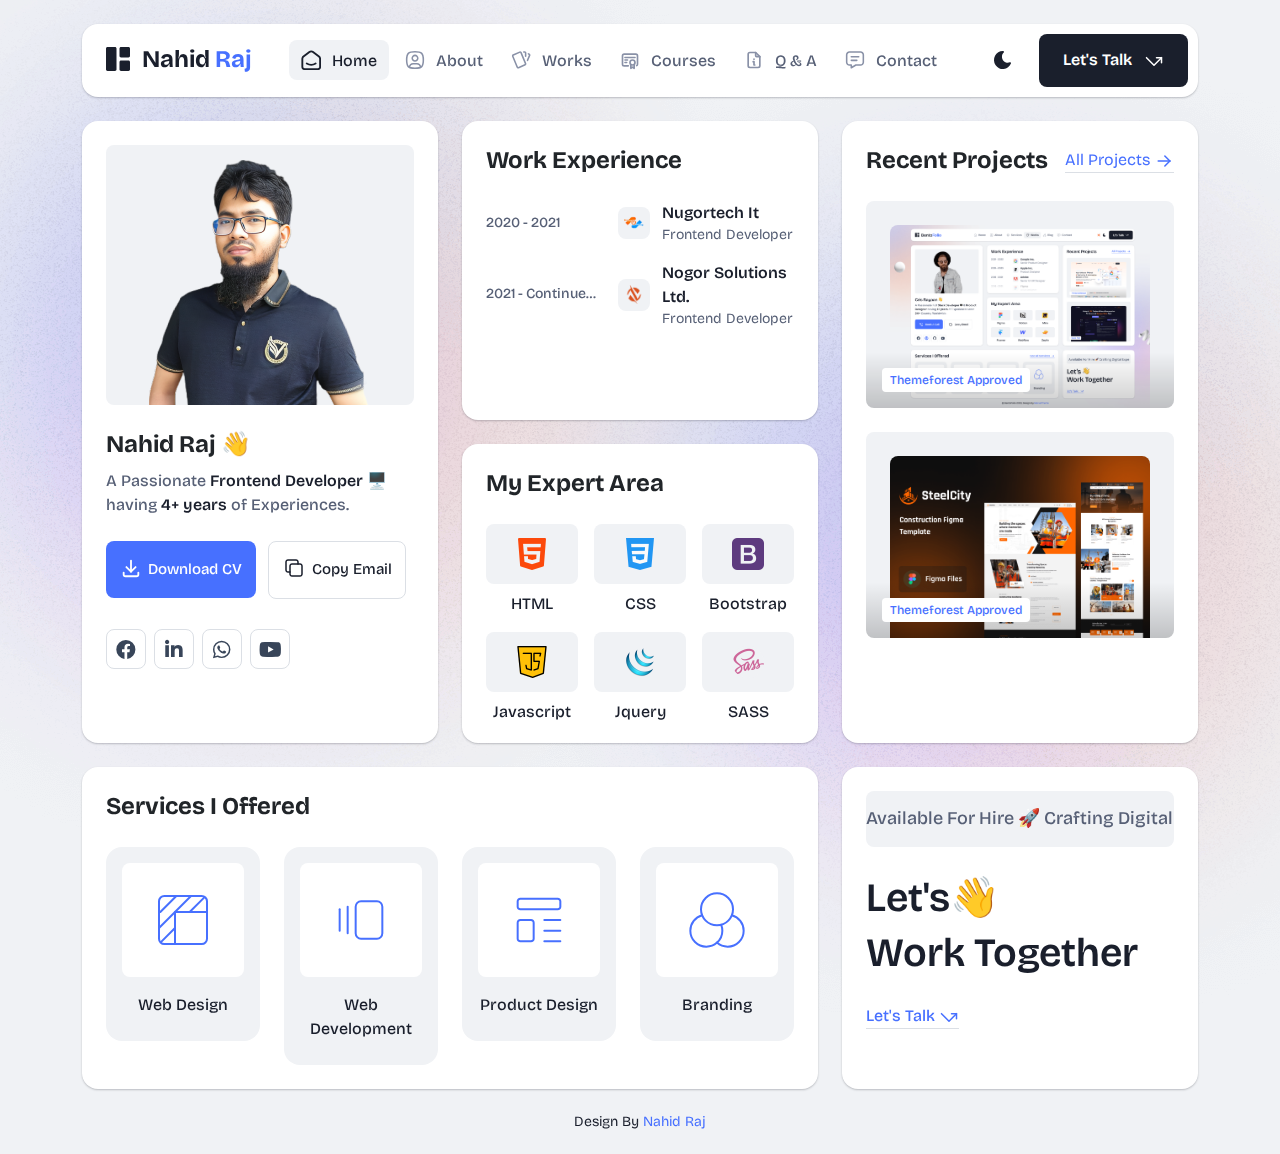
<file: index.html>
<!DOCTYPE html>
<html lang="en">

<head>
  <meta charset="UTF-8">
  <meta http-equiv="X-UA-Compatible" content="IE=edge">
  <title>Nahid - Front-end Developer</title>
  <meta name="description" content="Nahid - Front-end Developer">
  <meta name="viewport" content="width=device-width, initial-scale=1">

  <link rel="shortcut icon" type="image/x-icon" href="assets/img/favicon.svg">
  <!-- Place favicon.ico in the root directory -->

  <!-- CSS here -->
  <link rel="stylesheet" href="assets/css/bootstrap.min.css">
  <link rel="stylesheet" href="assets/fontawsome/css/all.min.css">
  <link rel="stylesheet" href="assets/fontawsome/css/fontawesome.min.css">
  <link rel="stylesheet" href="assets/css/slick.css">
  <link rel="stylesheet" href="assets/css/magnific-popup.css">
  <link rel="stylesheet" href="assets/css/style.css">
  <link rel="stylesheet" href="assets/css/responsive.css">
</head>

<body>
  <div id="page-content">
    <!-- header part start -->
    <header class="header-area">
      <nav class="navbar">
        <div class="container">
          <div class="menu-container">
            <div class="logo">
              <a class="navbar-brand me-0" href="index.html">
                <svg width="24" height="24" viewBox="0 0 24 24" fill="none" xmlns="http://www.w3.org/2000/svg">
                  <path
                    d="M0 1.5C0 1.10218 0.158035 0.720644 0.43934 0.43934C0.720644 0.158035 1.10218 0 1.5 0L9 0C9.39782 0 9.77936 0.158035 10.0607 0.43934C10.342 0.720644 10.5 1.10218 10.5 1.5V22.5C10.5 22.8978 10.342 23.2794 10.0607 23.5607C9.77936 23.842 9.39782 24 9 24H1.5C1.10218 24 0.720644 23.842 0.43934 23.5607C0.158035 23.2794 0 22.8978 0 22.5V1.5ZM13.5 1.5C13.5 1.10218 13.658 0.720644 13.9393 0.43934C14.2206 0.158035 14.6022 0 15 0L22.5 0C22.8978 0 23.2794 0.158035 23.5607 0.43934C23.842 0.720644 24 1.10218 24 1.5V9C24 9.39782 23.842 9.77936 23.5607 10.0607C23.2794 10.342 22.8978 10.5 22.5 10.5H15C14.6022 10.5 14.2206 10.342 13.9393 10.0607C13.658 9.77936 13.5 9.39782 13.5 9V1.5ZM13.5 15C13.5 14.6022 13.658 14.2206 13.9393 13.9393C14.2206 13.658 14.6022 13.5 15 13.5H22.5C22.8978 13.5 23.2794 13.658 23.5607 13.9393C23.842 14.2206 24 14.6022 24 15V22.5C24 22.8978 23.842 23.2794 23.5607 23.5607C23.2794 23.842 22.8978 24 22.5 24H15C14.6022 24 14.2206 23.842 13.9393 23.5607C13.658 23.2794 13.5 22.8978 13.5 22.5V15Z"
                    class="logo-icon" />
                </svg>
                <span>Nahid <span class="primary">Raj</span></span>
              </a>
            </div>
            <div class="navbar-main d-flex flex-grow-1">
              <div class="logo inner-logo d-block d-xl-none">
                <a class="navbar-brand me-0" href="index.html">
                  <svg width="24" height="24" viewBox="0 0 24 24" fill="none" xmlns="http://www.w3.org/2000/svg">
                    <path
                      d="M0 1.5C0 1.10218 0.158035 0.720644 0.43934 0.43934C0.720644 0.158035 1.10218 0 1.5 0L9 0C9.39782 0 9.77936 0.158035 10.0607 0.43934C10.342 0.720644 10.5 1.10218 10.5 1.5V22.5C10.5 22.8978 10.342 23.2794 10.0607 23.5607C9.77936 23.842 9.39782 24 9 24H1.5C1.10218 24 0.720644 23.842 0.43934 23.5607C0.158035 23.2794 0 22.8978 0 22.5V1.5ZM13.5 1.5C13.5 1.10218 13.658 0.720644 13.9393 0.43934C14.2206 0.158035 14.6022 0 15 0L22.5 0C22.8978 0 23.2794 0.158035 23.5607 0.43934C23.842 0.720644 24 1.10218 24 1.5V9C24 9.39782 23.842 9.77936 23.5607 10.0607C23.2794 10.342 22.8978 10.5 22.5 10.5H15C14.6022 10.5 14.2206 10.342 13.9393 10.0607C13.658 9.77936 13.5 9.39782 13.5 9V1.5ZM13.5 15C13.5 14.6022 13.658 14.2206 13.9393 13.9393C14.2206 13.658 14.6022 13.5 15 13.5H22.5C22.8978 13.5 23.2794 13.658 23.5607 13.9393C23.842 14.2206 24 14.6022 24 15V22.5C24 22.8978 23.842 23.2794 23.5607 23.5607C23.2794 23.842 22.8978 24 22.5 24H15C14.6022 24 14.2206 23.842 13.9393 23.5607C13.658 23.2794 13.5 22.8978 13.5 22.5V15Z"
                      class="logo-icon" />
                  </svg>
                  <span>Nahid <span class="primary">Raj</span></span>
                </a>
              </div>
              <ul class="navbar-info mx-auto">
                <li class="nav-item">
                  <a class="nav-link active" aria-current="page" href="index.html">
                    <svg class="nav-icon" viewBox="0 0 15 15" fill="none" xmlns="http://www.w3.org/2000/svg">
                      <path
                        d="M13.475 4.92481L9.03083 1.46814C8.64082 1.16473 8.1608 1 7.66667 1C7.17254 1 6.69251 1.16473 6.3025 1.46814L1.8575 4.92481C1.59037 5.13254 1.37424 5.39858 1.22563 5.7026C1.07701 6.00662 0.99984 6.34058 1 6.67897V12.679C1 13.121 1.17559 13.5449 1.48816 13.8575C1.80072 14.17 2.22464 14.3456 2.66667 14.3456H12.6667C13.1087 14.3456 13.5326 14.17 13.8452 13.8575C14.1577 13.5449 14.3333 13.121 14.3333 12.679V6.67897C14.3333 5.99314 14.0167 5.34564 13.475 4.92481Z"
                        stroke-width="1.4" stroke-linecap="round" stroke-linejoin="round" />
                      <path d="M10.9753 10.1665C9.13359 11.2773 6.14859 11.2773 4.30859 10.1665" stroke-width="1.4"
                        stroke-linecap="round" stroke-linejoin="round" />
                    </svg>
                    <span>Home</span>
                  </a>
                </li>
                <li class="nav-item">
                  <a class="nav-link" href="about.html">
                    <svg class="nav-icon" viewBox="0 0 18 18" fill="none" xmlns="http://www.w3.org/2000/svg">
                      <path
                        d="M9 9.8335C9.66304 9.8335 10.2989 9.5701 10.7678 9.10126C11.2366 8.63242 11.5 7.99654 11.5 7.3335C11.5 6.67045 11.2366 6.03457 10.7678 5.56573C10.2989 5.09689 9.66304 4.8335 9 4.8335C8.33696 4.8335 7.70107 5.09689 7.23223 5.56573C6.76339 6.03457 6.5 6.67045 6.5 7.3335C6.5 7.99654 6.76339 8.63242 7.23223 9.10126C7.70107 9.5701 8.33696 9.8335 9 9.8335Z"
                        stroke-width="1.4" stroke-linecap="round" stroke-linejoin="round" />
                      <path
                        d="M9 1.5C15 1.5 16.5 3 16.5 9C16.5 15 15 16.5 9 16.5C3 16.5 1.5 15 1.5 9C1.5 3 3 1.5 9 1.5Z"
                        stroke-width="1.4" stroke-linecap="round" stroke-linejoin="round" />
                      <path
                        d="M4 15.7085V15.6668C4 14.7828 4.35119 13.9349 4.97631 13.3098C5.60143 12.6847 6.44928 12.3335 7.33333 12.3335H10.6667C11.5507 12.3335 12.3986 12.6847 13.0237 13.3098C13.6488 13.9349 14 14.7828 14 15.6668V15.7085"
                        stroke-width="1.4" stroke-linecap="round" stroke-linejoin="round" />
                    </svg>
                    About
                  </a>
                </li>
                <li class="nav-item">
                  <a class="nav-link" href="portfolio.html">
                    <svg class="nav-icon" viewBox="0 0 18 17" fill="none" xmlns="http://www.w3.org/2000/svg">
                      <path
                        d="M2.00326 3.99733L7.95159 1.40649C8.04974 1.36442 8.15533 1.34243 8.26212 1.34181C8.3689 1.34119 8.47473 1.36196 8.57337 1.40289C8.67201 1.44382 8.76145 1.50408 8.83642 1.58013C8.9114 1.65617 8.97039 1.74646 9.00992 1.84566L13.1133 11.764C13.1985 11.9651 13.2014 12.1917 13.1213 12.3949C13.0412 12.5982 12.8845 12.7618 12.6849 12.8507L6.73742 15.4415C6.63922 15.4837 6.53356 15.5058 6.42668 15.5065C6.3198 15.5072 6.21387 15.4864 6.11514 15.4455C6.0164 15.4046 5.92688 15.3442 5.85184 15.2681C5.7768 15.192 5.71778 15.1016 5.67826 15.0023L1.57492 5.08316C1.48963 4.88204 1.48673 4.65546 1.56684 4.45222C1.64696 4.24898 1.80367 4.08616 2.00326 3.99733Z"
                        stroke-width="1.4" stroke-linecap="round" stroke-linejoin="round" />
                      <path
                        d="M11.5 1.3335H12.3333C12.5543 1.3335 12.7663 1.42129 12.9226 1.57757C13.0789 1.73385 13.1667 1.94582 13.1667 2.16683V5.0835"
                        stroke-width="1.4" stroke-linecap="round" stroke-linejoin="round" />
                      <path
                        d="M15.6663 3C15.8863 3.09333 16.0997 3.18083 16.3063 3.2625C16.5098 3.34882 16.6706 3.51241 16.7534 3.71729C16.8362 3.92217 16.8343 4.15155 16.748 4.355L14.833 8.83334"
                        stroke-width="1.4" stroke-linecap="round" stroke-linejoin="round" />
                    </svg>
                    Works
                  </a>
                </li>
                <li class="nav-item">
                  <a class="nav-link" href="courses.html">
                    <svg class="nav-icon"  xmlns="http://www.w3.org/2000/svg"  width="24"  height="24"  viewBox="0 0 24 24"  fill="none"  stroke="currentColor"  stroke-width="2"  stroke-linecap="round"  stroke-linejoin="round"  class="icon icon-tabler icons-tabler-outline icon-tabler-certificate"><path stroke="none" d="M0 0h24v24H0z" fill="none"/><path d="M15 15m-3 0a3 3 0 1 0 6 0a3 3 0 1 0 -6 0" /><path d="M13 17.5v4.5l2 -1.5l2 1.5v-4.5" /><path d="M10 19h-5a2 2 0 0 1 -2 -2v-10c0 -1.1 .9 -2 2 -2h14a2 2 0 0 1 2 2v10a2 2 0 0 1 -1 1.73" /><path d="M6 9l12 0" /><path d="M6 12l3 0" /><path d="M6 15l2 0" /></svg>
                    Courses
                  </a>
                </li>
                <li class="nav-item">
                  <a class="nav-link" href="questions-answers.html">
                    <svg class="nav-icon"  xmlns="http://www.w3.org/2000/svg"  width="24"  height="24"  viewBox="0 0 24 24"  fill="none"  stroke="currentColor"  stroke-width="2"  stroke-linecap="round"  stroke-linejoin="round"  class="icon icon-tabler icons-tabler-outline icon-tabler-file-info"><path stroke="none" d="M0 0h24v24H0z" fill="none"/><path d="M14 3v4a1 1 0 0 0 1 1h4" /><path d="M17 21h-10a2 2 0 0 1 -2 -2v-14a2 2 0 0 1 2 -2h7l5 5v11a2 2 0 0 1 -2 2z" /><path d="M11 14h1v4h1" /><path d="M12 11h.01" /></svg>
                    Q & A
                  </a>
                </li>
                <li class="nav-item">
                  <a class="nav-link" href="contact.html">
                    <svg class="nav-icon" viewBox="0 0 18 17" fill="none" xmlns="http://www.w3.org/2000/svg">
                      <path d="M5.66699 5.5H12.3337" stroke-width="1.4" stroke-linecap="round"
                        stroke-linejoin="round" />
                      <path d="M5.66699 8.8335H10.667" stroke-width="1.4" stroke-linecap="round"
                        stroke-linejoin="round" />
                      <path
                        d="M14 1.3335C14.663 1.3335 15.2989 1.59689 15.7678 2.06573C16.2366 2.53457 16.5 3.17045 16.5 3.8335V10.5002C16.5 11.1632 16.2366 11.7991 15.7678 12.2679C15.2989 12.7368 14.663 13.0002 14 13.0002H9.83333L5.66667 15.5002V13.0002H4C3.33696 13.0002 2.70107 12.7368 2.23223 12.2679C1.76339 11.7991 1.5 11.1632 1.5 10.5002V3.8335C1.5 3.17045 1.76339 2.53457 2.23223 2.06573C2.70107 1.59689 3.33696 1.3335 4 1.3335H14Z"
                        stroke-width="1.4" stroke-linecap="round" stroke-linejoin="round" />
                    </svg>
                    Contact
                  </a>
                </li>
              </ul>
              <div class="header-right-info d-flex align-items-center">
                <button class="theme-control-btn">
                  <span class="dark">
                    <svg width="24" height="24" viewBox="0 0 24 24" fill="none" xmlns="http://www.w3.org/2000/svg">
                      <path
                        d="M11.8005 3C10.207 3.0003 8.64356 3.44286 7.27683 4.28049C5.91011 5.11811 4.79139 6.31937 4.04002 7.75612C3.28865 9.19288 2.93281 10.8112 3.01046 12.4386C3.08811 14.0659 3.59633 15.6411 4.48091 16.9963C5.3655 18.3514 6.59326 19.4356 8.03324 20.1333C9.47322 20.8309 11.0714 21.1157 12.6573 20.9574C14.2432 20.7991 15.7573 20.2036 17.0381 19.2344C18.319 18.2652 19.3185 16.9587 19.9301 15.4542C20.2302 14.7162 19.5111 13.9746 18.7875 14.2752C17.5475 14.7888 16.1706 14.8418 14.8963 14.425C13.622 14.0082 12.5308 13.1479 11.8126 11.9937C11.0943 10.8396 10.7943 9.4645 10.9648 8.10764C11.1353 6.75077 11.7655 5.49792 12.7458 4.5669L12.8136 4.4949C13.2986 3.9279 12.913 3.0072 12.1464 3.0072H11.9122L11.8524 3.0018L11.7996 3H11.8005Z"
                        fill="#1A1F2C" />
                    </svg>
                    <small class="theme-text d-block d-xl-none">Change appearance</small>
                  </span>
                  <span class="light">
                    <svg width="24" height="24" viewBox="0 0 24 24" fill="none" xmlns="http://www.w3.org/2000/svg">
                      <path
                        d="M12 19C12.2449 19 12.4813 19.09 12.6644 19.2527C12.8474 19.4155 12.9643 19.6397 12.993 19.883L13 20V21C12.9997 21.2549 12.9021 21.5 12.7272 21.6854C12.5522 21.8707 12.313 21.9822 12.0586 21.9972C11.8042 22.0121 11.5536 21.9293 11.3582 21.7657C11.1627 21.6021 11.0371 21.3701 11.007 21.117L11 21V20C11 19.7348 11.1054 19.4804 11.2929 19.2929C11.4804 19.1054 11.7348 19 12 19Z"
                        fill="#FD7E41" />
                      <path
                        d="M18.3127 16.9099L18.4067 16.9929L19.1067 17.6929C19.2861 17.8729 19.3902 18.1144 19.398 18.3683C19.4057 18.6223 19.3165 18.8697 19.1485 19.0602C18.9804 19.2508 18.7462 19.3702 18.4933 19.3943C18.2403 19.4184 17.9877 19.3454 17.7867 19.1899L17.6927 19.1069L16.9927 18.4069C16.8202 18.2347 16.7165 18.0053 16.7012 17.7619C16.6859 17.5186 16.76 17.278 16.9097 17.0855C17.0593 16.893 17.2741 16.7618 17.5137 16.7166C17.7533 16.6713 18.0012 16.7152 18.2107 16.8399L18.3127 16.9099Z"
                        fill="#FD7E41" />
                      <path
                        d="M7.00747 16.993C7.17965 17.1652 7.28308 17.3943 7.29836 17.6373C7.31364 17.8803 7.23972 18.1206 7.09047 18.313L7.00747 18.407L6.30747 19.107C6.12751 19.2863 5.88604 19.3905 5.63209 19.3982C5.37814 19.406 5.13076 19.3168 4.94019 19.1487C4.74963 18.9807 4.63017 18.7464 4.60607 18.4935C4.58198 18.2406 4.65506 17.988 4.81047 17.787L4.89347 17.693L5.59347 16.993C5.781 16.8055 6.03531 16.7002 6.30047 16.7002C6.56563 16.7002 6.81994 16.8055 7.00747 16.993Z"
                        fill="#FD7E41" />
                      <path
                        d="M3.99987 11C4.25475 11.0003 4.4999 11.0979 4.68524 11.2728C4.87057 11.4478 4.9821 11.687 4.99704 11.9414C5.01198 12.1958 4.92919 12.4464 4.7656 12.6418C4.60201 12.8373 4.36996 12.9629 4.11687 12.993L3.99987 13H2.99987C2.74499 12.9997 2.49984 12.9021 2.3145 12.7272C2.12916 12.5522 2.01763 12.313 2.0027 12.0586C1.98776 11.8042 2.07054 11.5536 2.23413 11.3582C2.39772 11.1627 2.62977 11.0371 2.88287 11.007L2.99987 11H3.99987Z"
                        fill="#FD7E41" />
                      <path
                        d="M20.9999 11C21.2547 11.0003 21.4999 11.0979 21.6852 11.2728C21.8706 11.4478 21.9821 11.687 21.997 11.9414C22.012 12.1958 21.9292 12.4464 21.7656 12.6418C21.602 12.8373 21.37 12.9629 21.1169 12.993L20.9999 13H19.9999C19.745 12.9997 19.4998 12.9021 19.3145 12.7272C19.1292 12.5522 19.0176 12.313 19.0027 12.0586C18.9878 11.8042 19.0705 11.5536 19.2341 11.3582C19.3977 11.1627 19.6298 11.0371 19.8829 11.007L19.9999 11H20.9999Z"
                        fill="#FD7E41" />
                      <path
                        d="M6.21264 4.80985L6.30664 4.89285L7.00664 5.59285C7.18599 5.77281 7.29011 6.01429 7.29787 6.26824C7.30562 6.52219 7.21642 6.76957 7.04839 6.96013C6.88036 7.1507 6.64609 7.27016 6.39316 7.29425C6.14024 7.31834 5.88763 7.24526 5.68664 7.08985L5.59264 7.00685L4.89264 6.30685C4.72073 6.13453 4.61757 5.90543 4.6025 5.66248C4.58744 5.41954 4.6615 5.17945 4.8108 4.98721C4.9601 4.79497 5.1744 4.66378 5.41351 4.61824C5.65262 4.57271 5.90013 4.61594 6.10964 4.73985L6.21264 4.80985Z"
                        fill="#FD7E41" />
                      <path
                        d="M19.1071 4.89288C19.2793 5.06508 19.3827 5.29418 19.398 5.5372C19.4132 5.78023 19.3393 6.02048 19.1901 6.21288L19.1071 6.30688L18.4071 7.00688C18.2271 7.18623 17.9856 7.29036 17.7317 7.29811C17.4777 7.30587 17.2304 7.21667 17.0398 7.04864C16.8492 6.8806 16.7298 6.64633 16.7057 6.39341C16.6816 6.14049 16.7547 5.88788 16.9101 5.68688L16.9931 5.59288L17.6931 4.89288C17.8806 4.70541 18.1349 4.6001 18.4001 4.6001C18.6652 4.6001 18.9196 4.70541 19.1071 4.89288Z"
                        fill="#FD7E41" />
                      <path
                        d="M12 2C12.2449 2.00003 12.4813 2.08996 12.6644 2.25272C12.8474 2.41547 12.9643 2.63975 12.993 2.883L13 3V4C12.9997 4.25488 12.9021 4.50003 12.7272 4.68537C12.5522 4.8707 12.313 4.98223 12.0586 4.99717C11.8042 5.01211 11.5536 4.92933 11.3582 4.76573C11.1627 4.60214 11.0371 4.3701 11.007 4.117L11 4V3C11 2.73478 11.1054 2.48043 11.2929 2.29289C11.4804 2.10536 11.7348 2 12 2Z"
                        fill="#FD7E41" />
                      <path
                        d="M12 7C12.9797 6.99994 13.9378 7.28769 14.7553 7.8275C15.5729 8.36731 16.2138 9.1354 16.5986 10.0364C16.9833 10.9373 17.0949 11.9315 16.9195 12.8953C16.7441 13.8592 16.2893 14.7502 15.6118 15.4579C14.9343 16.1655 14.0638 16.6585 13.1085 16.8756C12.1532 17.0928 11.1552 17.0245 10.2383 16.6793C9.3215 16.334 8.52629 15.7271 7.95146 14.9338C7.37663 14.1405 7.04752 13.1958 7.005 12.217L7 12L7.005 11.783C7.06092 10.4958 7.61161 9.27978 8.54222 8.38866C9.47284 7.49754 10.7115 7.00007 12 7Z"
                        fill="#FD7E41" />
                    </svg>
                    <small class="theme-text d-block d-xl-none">Change appearance</small>
                  </span>
                </button>
                <a href="contact.html" class="lets-talk-btn">
                  Let's Talk
                  <svg class="icon" width="20" height="20" viewBox="0 0 20 20" fill="none"
                    xmlns="http://www.w3.org/2000/svg">
                    <path d="M17.5 11.6665V6.6665H12.5" stroke="white" stroke-width="1.5" stroke-linecap="round"
                      stroke-linejoin="round" />
                    <path d="M17.5 6.6665L10 14.1665L2.5 6.6665" stroke="white" stroke-width="1.5"
                      stroke-linecap="round" stroke-linejoin="round" />
                  </svg>
                </a>
              </div>
            </div>
            <div class="mobile-menu-overlay d-block d-lg-none"></div>
            <div class="mobile-menu-control-bar d-block d-xl-none">
              <button class="mobile-menu-control-bar">
                <i class="fas fa-bars"></i>
              </button>
            </div>
          </div>
        </div>
      </nav>
    </header>
    <!-- header part end -->

    <!-- main area part start -->
    <main>
      <section class="home-area">
        <div class="container">
          <div class="row g-4">
            <div class="col-xl-4">
              <div class="card profile-card">
                <div class="card-body">
                  <div class="image text-center">
                    <img src="assets/img/images/profile.png" alt="profile">
                  </div>
                  <div class="text">
                    <h3 class="card-title">Nahid Raj 👋</h3>
                    <p>A Passionate <span>Frontend Developer</span> 🖥️</span> having
                      <span>4+
                        years</span> of Experiences.</p>
                    <div class="common-button-groups">
                      <a class="btn btn-call" href="./assets/cv/cv.pdf" download>
                        <svg xmlns="http://www.w3.org/2000/svg" width="22" height="22" viewBox="0 0 24 24" fill="none"
                          stroke="currentColor" stroke-width="2" stroke-linecap="round" stroke-linejoin="round"
                          class="icon icon-tabler icons-tabler-outline icon-tabler-download">
                          <path stroke="none" d="M0 0h24v24H0z" fill="none" />
                          <path d="M4 17v2a2 2 0 0 0 2 2h12a2 2 0 0 0 2 -2v-2" />
                          <path d="M7 11l5 5l5 -5" />
                          <path d="M12 4l0 12" /></svg>
                        Download CV
                      </a>
                      <button class="btn btn-copy" data-clipboard-text="nahidraj.web@gmail.com">
                        <svg class="icon" width="24" height="24" viewBox="0 0 24 24" fill="none"
                          xmlns="http://www.w3.org/2000/svg">
                          <path
                            d="M8 10C8 9.46957 8.21071 8.96086 8.58579 8.58579C8.96086 8.21071 9.46957 8 10 8H18C18.5304 8 19.0391 8.21071 19.4142 8.58579C19.7893 8.96086 20 9.46957 20 10V18C20 18.5304 19.7893 19.0391 19.4142 19.4142C19.0391 19.7893 18.5304 20 18 20H10C9.46957 20 8.96086 19.7893 8.58579 19.4142C8.21071 19.0391 8 18.5304 8 18V10Z"
                            stroke-width="1.5" stroke-linecap="round" stroke-linejoin="round" />
                          <path
                            d="M16 8V6C16 5.46957 15.7893 4.96086 15.4142 4.58579C15.0391 4.21071 14.5304 4 14 4H6C5.46957 4 4.96086 4.21071 4.58579 4.58579C4.21071 4.96086 4 5.46957 4 6V14C4 14.5304 4.21071 15.0391 4.58579 15.4142C4.96086 15.7893 5.46957 16 6 16H8"
                            stroke-width="1.5" stroke-linecap="round" stroke-linejoin="round" />
                        </svg>
                        Copy Email
                      </button>
                    </div>
                    <div class="social-media-icon">
                      <ul class="list-unstyled">
                        <li><a href="https://www.facebook.com/nahid.web" target="_blank"><i
                              class="fab fa-facebook"></i></a></li>
                        <li><a href="https://www.linkedin.com/in/khairul-alam-nahid/" target="_blank"><i
                              class="fab fa-linkedin-in"></i></a></li>
                        <li><a href="https://wa.me/8801408990298" target="_blank"><i class="fab fa-whatsapp"></i></a>
                        </li>
                        <li><a href="https://www.youtube.com/@nahidraj12/videos" target="_blank"><i
                              class="fab fa-youtube"></i></a></li>
                      </ul>
                    </div>
                  </div>
                </div>
              </div>
            </div>
            <div class="col-xl-4">
              <div class="row g-4">
                <div class="col-lg-12">
                  <div class="card">
                    <div class="card-body work-experiance-card">
                      <h3 class="card-title">Work Experience</h3>
                      <div class="work-experiance-main">
                        <ul class="work-experiance-slider list-unstyled">
                          <li>
                            <div class="date">
                              <p>2020 - 2021</p>
                            </div>
                            <div class="info">
                              <div class="icon">
                                <img src="assets/img/icons/ex-1.png" alt="ex-1">
                              </div>
                              <div class="text">
                                <h4 class="title">Nugortech It</h4>
                                <h6 class="subtitle">Frontend Developer</h6>
                              </div>
                            </div>
                          </li>
                          <li>
                            <div class="date">
                              <p>2021 - Continue…</p>
                            </div>
                            <div class="info">
                              <div class="icon">
                                <img src="assets/img/icons/ex-2.png" alt="ex-2">
                              </div>
                              <div class="text">
                                <h4 class="title">Nogor Solutions Ltd.</h4>
                                <h6 class="subtitle">Frontend Developer</h6>
                              </div>
                            </div>
                          </li>
                        </ul>
                      </div>
                    </div>
                  </div>
                </div>
                <div class="col-lg-12">
                  <div class="card expertise-card">
                    <div class="card-body">
                      <h3 class="card-title">My Expert Area
                      </h3>
                      <div class="expertise-main mt-24">
                        <div class="row g-3">
                          <div class="col-xl-4 col-md-4 col-sm-6 col-6">
                            <div class="expertise-item">
                              <div class="image text-center">
                                <img src="assets/img/icons/html.png" alt="html">
                              </div>
                              <div class="text">
                                <h4 class="title">HTML</h4>
                              </div>
                            </div>
                          </div>
                          <div class="col-xl-4 col-md-4 col-sm-6 col-6">
                            <div class="expertise-item">
                              <div class="image text-center">
                                <img src="assets/img/icons/css.png" alt="css">
                              </div>
                              <div class="text">
                                <h4 class="title">CSS</h4>
                              </div>
                            </div>
                          </div>
                          <div class="col-xl-4 col-md-4 col-sm-6 col-6">
                            <div class="expertise-item">
                              <div class="image text-center">
                                <img src="assets/img/icons/bs.png" alt="bs">
                              </div>
                              <div class="text">
                                <h4 class="title">Bootstrap</h4>
                              </div>
                            </div>
                          </div>
                          <div class="col-xl-4 col-md-4 col-sm-6 col-6">
                            <div class="expertise-item">
                              <div class="image text-center">
                                <img src="assets/img/icons/js.png" alt="js">
                              </div>
                              <div class="text">
                                <h4 class="title">Javascript</h4>
                              </div>
                            </div>
                          </div>
                          <div class="col-xl-4 col-md-4 col-sm-6 col-6">
                            <div class="expertise-item">
                              <div class="image text-center">
                                <img src="assets/img/icons/jquery.png" alt="jquery">
                              </div>
                              <div class="text">
                                <h4 class="title">Jquery</h4>
                              </div>
                            </div>
                          </div>
                          <div class="col-xl-4 col-md-4 col-sm-6 col-6">
                            <div class="expertise-item">
                              <div class="image text-center">
                                <img src="assets/img/icons/sass.png" alt="sass">
                              </div>
                              <div class="text">
                                <h4 class="title">SASS</h4>
                              </div>
                            </div>
                          </div>
                        </div>
                      </div>
                    </div>
                  </div>
                </div>
              </div>
            </div>
            <div class="col-xl-4">
              <div class="card card-projects">
                <div class="card-body">

                  <h3 class="card-title">Recent Projects <a class="link-btn" href="portfolio.html">All Projects
                      <svg class="icon" width="20" height="20" viewBox="0 0 20 20" fill="none"
                        xmlns="http://www.w3.org/2000/svg">
                        <path d="M4.16699 10H15.8337" stroke="#4770FF" stroke-width="1.5" stroke-linecap="round"
                          stroke-linejoin="round" />
                        <path d="M10.833 15L15.833 10" stroke="#4770FF" stroke-width="1.5" stroke-linecap="round"
                          stroke-linejoin="round" />
                        <path d="M10.833 5L15.833 10" stroke="#4770FF" stroke-width="1.5" stroke-linecap="round"
                          stroke-linejoin="round" />
                      </svg>

                    </a></h3>
                  <div class="projects-main mt-24">
                    <div class="row g-4">
                      <div class="col-lg-12">
                        <div class="project-item">
                          <div class="image">
                            <img src="assets/img/projects/project-1.png" alt="project-1" class="img-fluid w-100">
                            <a href="https://preview.themeforest.net/item/bentofolio-personal-portfolio-html-template/full_screen_preview/51631114?_ga=2.104978054.425373337.1713418072-823630576.1692453432&_gac=1.190165465.1712118821.Cj0KCQjw2a6wBhCVARIsABPeH1uwfXRiwUnvuLZ-sCt2fLUnvxmKbXlfvLVuDDPo1852M3_jJgFuneAaAgybEALw_wcB"
                              target="_blank" class="full-image-preview">
                              <svg class="icon" xmlns="http://www.w3.org/2000/svg" viewBox="0 0 20 20" fill="none"
                                stroke="currentColor" stroke-linecap="round" stroke-linejoin="round" stroke-width="1.5">
                                <path d="M10 4.167v11.666M4.167 10h11.666"></path>
                              </svg>
                            </a>
                            <div class="info">
                              <span class="category">Themeforest Approved</span>
                            </div>
                          </div>
                        </div>
                      </div>
                      <div class="col-lg-12">
                        <div class="project-item">
                          <div class="image">
                            <img src="assets/img/projects/project-2.png" alt="project-2" class="img-fluid w-100">
                            <a href="https://preview.themeforest.net/item/steelcity-construction-html-template/full_screen_preview/48900404?_ga=2.81783191.1666784148.1712308167-823630576.1692453432&_gac=1.154145354.1712118821.Cj0KCQjw2a6wBhCVARIsABPeH1uwfXRiwUnvuLZ-sCt2fLUnvxmKbXlfvLVuDDPo1852M3_jJgFuneAaAgybEALw_wcB"
                              target="_blank" class="full-image-preview">
                              <svg class="icon" xmlns="http://www.w3.org/2000/svg" viewBox="0 0 20 20" fill="none"
                                stroke="currentColor" stroke-linecap="round" stroke-linejoin="round" stroke-width="1.5">
                                <path d="M10 4.167v11.666M4.167 10h11.666"></path>
                              </svg>
                            </a>
                            <div class="info">
                              <span class="category">Themeforest Approved</span>
                            </div>
                          </div>
                        </div>
                      </div>
                    </div>
                  </div>
                </div>
              </div>
            </div>
          </div>
          <div class="services-area mt-24">
            <div class="row g-4">
              <div class="col-xl-8">
                <div class="card services-card">
                  <div class="card-body">
                    <h3 class="card-title">Services I Offered
                      <a class="link-btn" href="#">

                      </a></h3>
                    <div class="services-main mt-24">
                      <div class="row g-4">
                        <div class="col-md-3 col-sm-6 col-6">
                          <div class="services-item text-center">
                            <div class="image">
                              <img src="assets/img/icons/ui-ux.svg" alt="ui-ux">
                            </div>
                            <div class="text">
                              <h3 class="title">Web Design</h3>
                            </div>
                          </div>
                        </div>
                        <div class="col-md-3 col-sm-6 col-6">
                          <div class="services-item text-center">
                            <div class="image">
                              <img src="assets/img/icons/app.svg" alt="app">
                            </div>
                            <div class="text">
                              <h3 class="title">Web Development</h3>
                            </div>
                          </div>
                        </div>
                        <div class="col-md-3 col-sm-6 col-6">
                          <div class="services-item text-center">
                            <div class="image">
                              <img src="assets/img/icons/prd-design.svg" alt="prd-design">
                            </div>
                            <div class="text">
                              <h3 class="title">Product Design</h3>
                            </div>
                          </div>
                        </div>
                        <div class="col-md-3 col-sm-6 col-6">
                          <div class="services-item text-center">
                            <div class="image">
                              <img src="assets/img/icons/branding.svg" alt="branding">
                            </div>
                            <div class="text">
                              <h3 class="title">Branding</h3>
                            </div>
                          </div>
                        </div>
                      </div>
                    </div>
                  </div>
                </div>
              </div>
              <div class="col-xl-4">
                <div class="card lets-talk-together-card">
                  <div class="card-body">
                    <div class="scrolling-info">
                      <div class="slider-item">
                        <p>
                          Available For Hire 🚀 Crafting Digital Experiences 🎨 Available For Hire 🚀 Crafting Digital
                          Experiences 🎨
                        </p>
                      </div>
                    </div>
                    <h3 class="card-title">Let's👋
                      <span class="d-block">Work Together</span>
                    </h3>
                    <a class="link-btn" href="contact.html"> Let's Talk
                      <svg class="icon" width="20" height="20" viewBox="0 0 20 20" fill="none"
                        xmlns="http://www.w3.org/2000/svg">
                        <path d="M17.5 11.6665V6.6665H12.5" stroke-width="1.5" stroke-linecap="round"
                          stroke-linejoin="round" />
                        <path d="M17.5 6.6665L10 14.1665L2.5 6.6665" stroke-width="1.5" stroke-linecap="round"
                          stroke-linejoin="round" />
                      </svg>
                    </a>
                  </div>
                </div>
              </div>
            </div>
          </div>
        </div>
      </section>
      <!-- background shape area start -->
      <div class="background-shapes">
        <div class="shape-1 common-shape">
          <img src="assets/img/bg/banner-shape-1.png" alt="banner-shape-1">
        </div>
        <div class="shape-2 common-shape">
          <img src="assets/img/bg/banner-shape-1.png" alt="banner-shape-1">
        </div>
        <div class="threed-shape-1 move-with-cursor" data-value="1">
          <img src="assets/img/bg/object-3d-1.png" alt="object-3d-1">
        </div>
        <div class="threed-shape-2 move-with-cursor" data-value="1">
          <img src="assets/img/bg/object-3d-2.png" alt="object-3d-2">
        </div>
      </div>
      <!-- background shape area end -->
    </main>
    <!-- main area part end -->

    <!-- footer part start -->
    <footer class="footer-area">
      <div class="container">
        <div class="text text-center">
          <p>Design By <a href="#">Nahid Raj</a></p>
        </div>
      </div>
    </footer>
    <!-- footer part end -->
  </div>

  <!-- JS here -->
  <script src="assets/js/vendor/jquery-3.6.0.min.js"></script>
  <script src="assets/js/bootstrap.bundle.min.js"></script>
  <script src="assets/js/jquery.magnific-popup.min.js"></script>
  <script src="assets/js/ajax-form.js"></script>
  <script src="assets/js/clipboard.min.js"></script>
  <script src="assets/js/slick.min.js"></script>
  <script src="assets/js/script.js"></script>
</body>

</html>
</file>
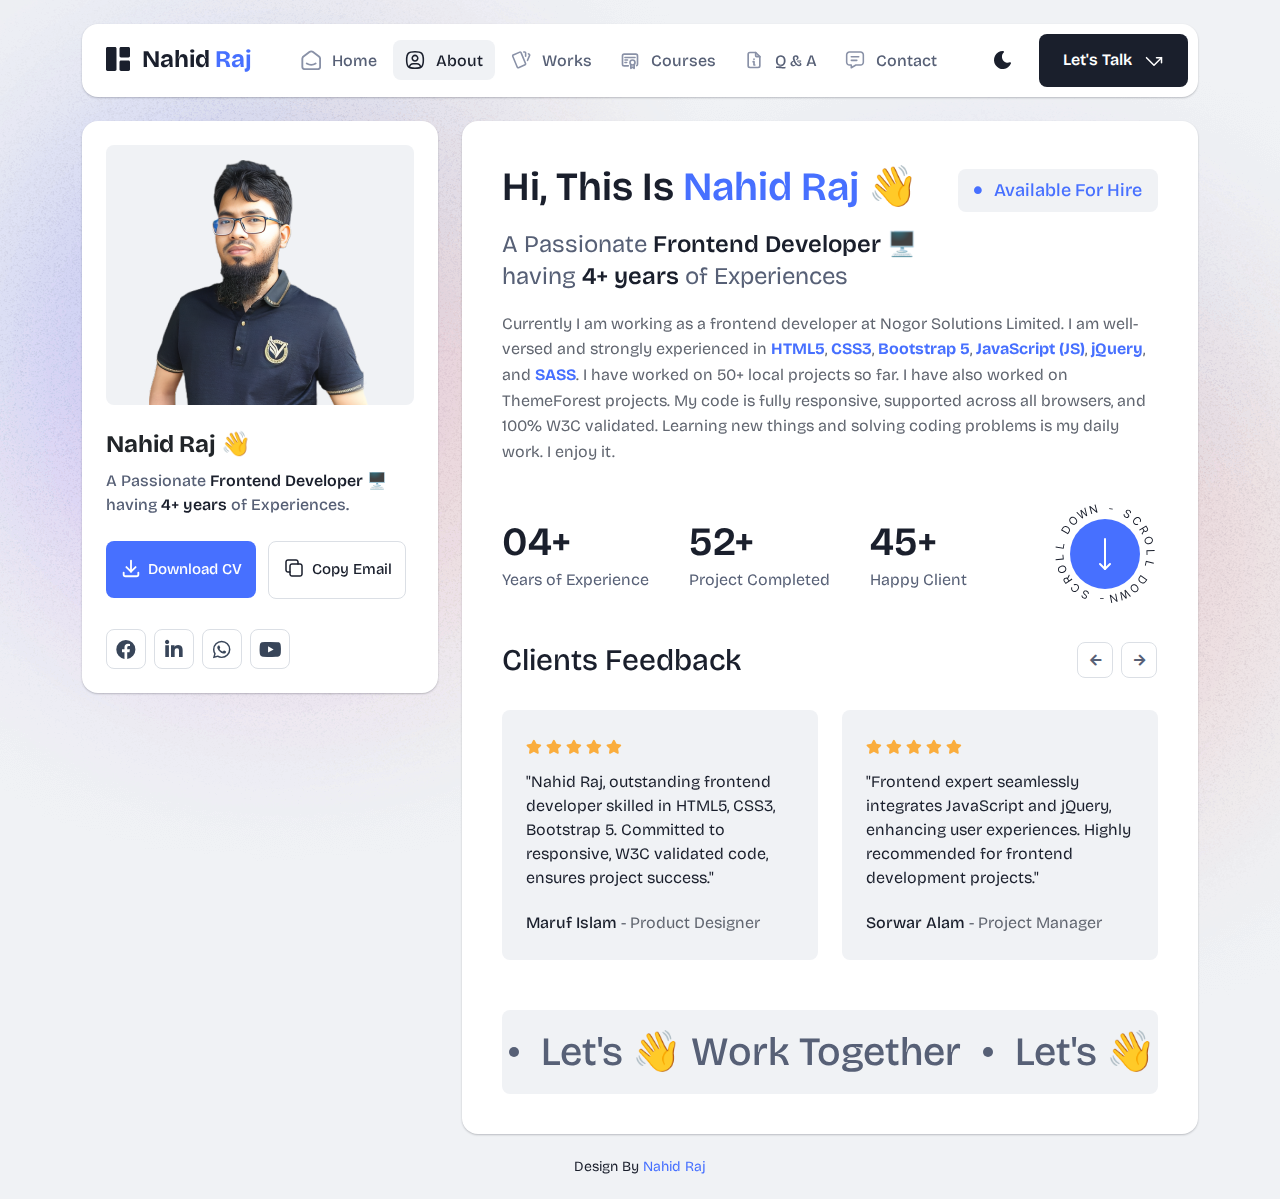
<file: about.html>
<!DOCTYPE html>
<html lang="en">

<head>
  <meta charset="UTF-8">
  <meta http-equiv="X-UA-Compatible" content="IE=edge">
  <title>Bentofolio - Tailwind Personal Portfolio Template</title>
  <meta name="description" content="Bentofolio - Tailwind Personal Portfolio Template">
  <meta name="viewport" content="width=device-width, initial-scale=1">

  <link rel="shortcut icon" type="image/x-icon" href="assets/img/favicon.svg">
  <!-- Place favicon.ico in the root directory -->

  <!-- CSS here -->
  <link rel="stylesheet" href="assets/css/bootstrap.min.css">
  <link rel="stylesheet" href="assets/fontawsome/css/all.min.css">
  <link rel="stylesheet" href="assets/fontawsome/css/fontawesome.min.css">
  <link rel="stylesheet" href="assets/css/slick.css">
  <link rel="stylesheet" href="assets/css/magnific-popup.css">
  <link rel="stylesheet" href="assets/css/style.css">
  <link rel="stylesheet" href="assets/css/responsive.css">
</head>

<body>
  <div id="page-content">
    <!-- header part start -->
    <header class="header-area">
      <nav class="navbar">
        <div class="container">
          <div class="menu-container">
            <div class="logo">
              <a class="navbar-brand me-0" href="index.html">
                <svg width="24" height="24" viewBox="0 0 24 24" fill="none" xmlns="http://www.w3.org/2000/svg">
                  <path
                    d="M0 1.5C0 1.10218 0.158035 0.720644 0.43934 0.43934C0.720644 0.158035 1.10218 0 1.5 0L9 0C9.39782 0 9.77936 0.158035 10.0607 0.43934C10.342 0.720644 10.5 1.10218 10.5 1.5V22.5C10.5 22.8978 10.342 23.2794 10.0607 23.5607C9.77936 23.842 9.39782 24 9 24H1.5C1.10218 24 0.720644 23.842 0.43934 23.5607C0.158035 23.2794 0 22.8978 0 22.5V1.5ZM13.5 1.5C13.5 1.10218 13.658 0.720644 13.9393 0.43934C14.2206 0.158035 14.6022 0 15 0L22.5 0C22.8978 0 23.2794 0.158035 23.5607 0.43934C23.842 0.720644 24 1.10218 24 1.5V9C24 9.39782 23.842 9.77936 23.5607 10.0607C23.2794 10.342 22.8978 10.5 22.5 10.5H15C14.6022 10.5 14.2206 10.342 13.9393 10.0607C13.658 9.77936 13.5 9.39782 13.5 9V1.5ZM13.5 15C13.5 14.6022 13.658 14.2206 13.9393 13.9393C14.2206 13.658 14.6022 13.5 15 13.5H22.5C22.8978 13.5 23.2794 13.658 23.5607 13.9393C23.842 14.2206 24 14.6022 24 15V22.5C24 22.8978 23.842 23.2794 23.5607 23.5607C23.2794 23.842 22.8978 24 22.5 24H15C14.6022 24 14.2206 23.842 13.9393 23.5607C13.658 23.2794 13.5 22.8978 13.5 22.5V15Z"
                    class="logo-icon" />
                </svg>
                <span>Nahid <span class="primary">Raj</span></span>
              </a>
            </div>
            <div class="navbar-main d-flex flex-grow-1">
              <div class="logo inner-logo d-block d-xl-none">
                <a class="navbar-brand me-0" href="index.html">
                  <svg width="24" height="24" viewBox="0 0 24 24" fill="none" xmlns="http://www.w3.org/2000/svg">
                    <path
                      d="M0 1.5C0 1.10218 0.158035 0.720644 0.43934 0.43934C0.720644 0.158035 1.10218 0 1.5 0L9 0C9.39782 0 9.77936 0.158035 10.0607 0.43934C10.342 0.720644 10.5 1.10218 10.5 1.5V22.5C10.5 22.8978 10.342 23.2794 10.0607 23.5607C9.77936 23.842 9.39782 24 9 24H1.5C1.10218 24 0.720644 23.842 0.43934 23.5607C0.158035 23.2794 0 22.8978 0 22.5V1.5ZM13.5 1.5C13.5 1.10218 13.658 0.720644 13.9393 0.43934C14.2206 0.158035 14.6022 0 15 0L22.5 0C22.8978 0 23.2794 0.158035 23.5607 0.43934C23.842 0.720644 24 1.10218 24 1.5V9C24 9.39782 23.842 9.77936 23.5607 10.0607C23.2794 10.342 22.8978 10.5 22.5 10.5H15C14.6022 10.5 14.2206 10.342 13.9393 10.0607C13.658 9.77936 13.5 9.39782 13.5 9V1.5ZM13.5 15C13.5 14.6022 13.658 14.2206 13.9393 13.9393C14.2206 13.658 14.6022 13.5 15 13.5H22.5C22.8978 13.5 23.2794 13.658 23.5607 13.9393C23.842 14.2206 24 14.6022 24 15V22.5C24 22.8978 23.842 23.2794 23.5607 23.5607C23.2794 23.842 22.8978 24 22.5 24H15C14.6022 24 14.2206 23.842 13.9393 23.5607C13.658 23.2794 13.5 22.8978 13.5 22.5V15Z"
                      class="logo-icon" />
                  </svg>
                  <span>Nahid <span class="primary">Raj</span></span>
                </a>
              </div>
              <ul class="navbar-info mx-auto">
                <li class="nav-item">
                  <a class="nav-link" aria-current="page" href="index.html">
                    <svg class="nav-icon" viewBox="0 0 15 15" fill="none" xmlns="http://www.w3.org/2000/svg">
                      <path
                        d="M13.475 4.92481L9.03083 1.46814C8.64082 1.16473 8.1608 1 7.66667 1C7.17254 1 6.69251 1.16473 6.3025 1.46814L1.8575 4.92481C1.59037 5.13254 1.37424 5.39858 1.22563 5.7026C1.07701 6.00662 0.99984 6.34058 1 6.67897V12.679C1 13.121 1.17559 13.5449 1.48816 13.8575C1.80072 14.17 2.22464 14.3456 2.66667 14.3456H12.6667C13.1087 14.3456 13.5326 14.17 13.8452 13.8575C14.1577 13.5449 14.3333 13.121 14.3333 12.679V6.67897C14.3333 5.99314 14.0167 5.34564 13.475 4.92481Z"
                        stroke-width="1.4" stroke-linecap="round" stroke-linejoin="round" />
                      <path d="M10.9753 10.1665C9.13359 11.2773 6.14859 11.2773 4.30859 10.1665" stroke-width="1.4"
                        stroke-linecap="round" stroke-linejoin="round" />
                    </svg>
                    <span>Home</span>
                  </a>
                </li>
                <li class="nav-item">
                  <a class="nav-link active" href="about.html">
                    <svg class="nav-icon" viewBox="0 0 18 18" fill="none" xmlns="http://www.w3.org/2000/svg">
                      <path
                        d="M9 9.8335C9.66304 9.8335 10.2989 9.5701 10.7678 9.10126C11.2366 8.63242 11.5 7.99654 11.5 7.3335C11.5 6.67045 11.2366 6.03457 10.7678 5.56573C10.2989 5.09689 9.66304 4.8335 9 4.8335C8.33696 4.8335 7.70107 5.09689 7.23223 5.56573C6.76339 6.03457 6.5 6.67045 6.5 7.3335C6.5 7.99654 6.76339 8.63242 7.23223 9.10126C7.70107 9.5701 8.33696 9.8335 9 9.8335Z"
                        stroke-width="1.4" stroke-linecap="round" stroke-linejoin="round" />
                      <path
                        d="M9 1.5C15 1.5 16.5 3 16.5 9C16.5 15 15 16.5 9 16.5C3 16.5 1.5 15 1.5 9C1.5 3 3 1.5 9 1.5Z"
                        stroke-width="1.4" stroke-linecap="round" stroke-linejoin="round" />
                      <path
                        d="M4 15.7085V15.6668C4 14.7828 4.35119 13.9349 4.97631 13.3098C5.60143 12.6847 6.44928 12.3335 7.33333 12.3335H10.6667C11.5507 12.3335 12.3986 12.6847 13.0237 13.3098C13.6488 13.9349 14 14.7828 14 15.6668V15.7085"
                        stroke-width="1.4" stroke-linecap="round" stroke-linejoin="round" />
                    </svg>
                    About
                  </a>
                </li>
                <li class="nav-item">
                  <a class="nav-link" href="portfolio.html">
                    <svg class="nav-icon" viewBox="0 0 18 17" fill="none" xmlns="http://www.w3.org/2000/svg">
                      <path
                        d="M2.00326 3.99733L7.95159 1.40649C8.04974 1.36442 8.15533 1.34243 8.26212 1.34181C8.3689 1.34119 8.47473 1.36196 8.57337 1.40289C8.67201 1.44382 8.76145 1.50408 8.83642 1.58013C8.9114 1.65617 8.97039 1.74646 9.00992 1.84566L13.1133 11.764C13.1985 11.9651 13.2014 12.1917 13.1213 12.3949C13.0412 12.5982 12.8845 12.7618 12.6849 12.8507L6.73742 15.4415C6.63922 15.4837 6.53356 15.5058 6.42668 15.5065C6.3198 15.5072 6.21387 15.4864 6.11514 15.4455C6.0164 15.4046 5.92688 15.3442 5.85184 15.2681C5.7768 15.192 5.71778 15.1016 5.67826 15.0023L1.57492 5.08316C1.48963 4.88204 1.48673 4.65546 1.56684 4.45222C1.64696 4.24898 1.80367 4.08616 2.00326 3.99733Z"
                        stroke-width="1.4" stroke-linecap="round" stroke-linejoin="round" />
                      <path
                        d="M11.5 1.3335H12.3333C12.5543 1.3335 12.7663 1.42129 12.9226 1.57757C13.0789 1.73385 13.1667 1.94582 13.1667 2.16683V5.0835"
                        stroke-width="1.4" stroke-linecap="round" stroke-linejoin="round" />
                      <path
                        d="M15.6663 3C15.8863 3.09333 16.0997 3.18083 16.3063 3.2625C16.5098 3.34882 16.6706 3.51241 16.7534 3.71729C16.8362 3.92217 16.8343 4.15155 16.748 4.355L14.833 8.83334"
                        stroke-width="1.4" stroke-linecap="round" stroke-linejoin="round" />
                    </svg>
                    Works
                  </a>
                </li>
                <li class="nav-item">
                  <a class="nav-link" href="courses.html">
                    <svg class="nav-icon"  xmlns="http://www.w3.org/2000/svg"  width="24"  height="24"  viewBox="0 0 24 24"  fill="none"  stroke="currentColor"  stroke-width="2"  stroke-linecap="round"  stroke-linejoin="round"  class="icon icon-tabler icons-tabler-outline icon-tabler-certificate"><path stroke="none" d="M0 0h24v24H0z" fill="none"/><path d="M15 15m-3 0a3 3 0 1 0 6 0a3 3 0 1 0 -6 0" /><path d="M13 17.5v4.5l2 -1.5l2 1.5v-4.5" /><path d="M10 19h-5a2 2 0 0 1 -2 -2v-10c0 -1.1 .9 -2 2 -2h14a2 2 0 0 1 2 2v10a2 2 0 0 1 -1 1.73" /><path d="M6 9l12 0" /><path d="M6 12l3 0" /><path d="M6 15l2 0" /></svg>
                    Courses
                  </a>
                </li>
                <li class="nav-item">
                  <a class="nav-link" href="questions-answers.html">
                    <svg class="nav-icon"  xmlns="http://www.w3.org/2000/svg"  width="24"  height="24"  viewBox="0 0 24 24"  fill="none"  stroke="currentColor"  stroke-width="2"  stroke-linecap="round"  stroke-linejoin="round"  class="icon icon-tabler icons-tabler-outline icon-tabler-file-info"><path stroke="none" d="M0 0h24v24H0z" fill="none"/><path d="M14 3v4a1 1 0 0 0 1 1h4" /><path d="M17 21h-10a2 2 0 0 1 -2 -2v-14a2 2 0 0 1 2 -2h7l5 5v11a2 2 0 0 1 -2 2z" /><path d="M11 14h1v4h1" /><path d="M12 11h.01" /></svg>
                    Q & A
                  </a>
                </li>
                <li class="nav-item">
                  <a class="nav-link" href="contact.html">
                    <svg class="nav-icon" viewBox="0 0 18 17" fill="none" xmlns="http://www.w3.org/2000/svg">
                      <path d="M5.66699 5.5H12.3337" stroke-width="1.4" stroke-linecap="round"
                        stroke-linejoin="round" />
                      <path d="M5.66699 8.8335H10.667" stroke-width="1.4" stroke-linecap="round"
                        stroke-linejoin="round" />
                      <path
                        d="M14 1.3335C14.663 1.3335 15.2989 1.59689 15.7678 2.06573C16.2366 2.53457 16.5 3.17045 16.5 3.8335V10.5002C16.5 11.1632 16.2366 11.7991 15.7678 12.2679C15.2989 12.7368 14.663 13.0002 14 13.0002H9.83333L5.66667 15.5002V13.0002H4C3.33696 13.0002 2.70107 12.7368 2.23223 12.2679C1.76339 11.7991 1.5 11.1632 1.5 10.5002V3.8335C1.5 3.17045 1.76339 2.53457 2.23223 2.06573C2.70107 1.59689 3.33696 1.3335 4 1.3335H14Z"
                        stroke-width="1.4" stroke-linecap="round" stroke-linejoin="round" />
                    </svg>
                    Contact
                  </a>
                </li>
              </ul>
              <div class="header-right-info d-flex align-items-center">
                <button class="theme-control-btn">
                  <span class="dark">
                    <svg width="24" height="24" viewBox="0 0 24 24" fill="none" xmlns="http://www.w3.org/2000/svg">
                      <path
                        d="M11.8005 3C10.207 3.0003 8.64356 3.44286 7.27683 4.28049C5.91011 5.11811 4.79139 6.31937 4.04002 7.75612C3.28865 9.19288 2.93281 10.8112 3.01046 12.4386C3.08811 14.0659 3.59633 15.6411 4.48091 16.9963C5.3655 18.3514 6.59326 19.4356 8.03324 20.1333C9.47322 20.8309 11.0714 21.1157 12.6573 20.9574C14.2432 20.7991 15.7573 20.2036 17.0381 19.2344C18.319 18.2652 19.3185 16.9587 19.9301 15.4542C20.2302 14.7162 19.5111 13.9746 18.7875 14.2752C17.5475 14.7888 16.1706 14.8418 14.8963 14.425C13.622 14.0082 12.5308 13.1479 11.8126 11.9937C11.0943 10.8396 10.7943 9.4645 10.9648 8.10764C11.1353 6.75077 11.7655 5.49792 12.7458 4.5669L12.8136 4.4949C13.2986 3.9279 12.913 3.0072 12.1464 3.0072H11.9122L11.8524 3.0018L11.7996 3H11.8005Z"
                        fill="#1A1F2C" />
                    </svg>
                    <small class="theme-text d-block d-xl-none">Change appearance</small>
                  </span>
                  <span class="light">
                    <svg width="24" height="24" viewBox="0 0 24 24" fill="none" xmlns="http://www.w3.org/2000/svg">
                      <path
                        d="M12 19C12.2449 19 12.4813 19.09 12.6644 19.2527C12.8474 19.4155 12.9643 19.6397 12.993 19.883L13 20V21C12.9997 21.2549 12.9021 21.5 12.7272 21.6854C12.5522 21.8707 12.313 21.9822 12.0586 21.9972C11.8042 22.0121 11.5536 21.9293 11.3582 21.7657C11.1627 21.6021 11.0371 21.3701 11.007 21.117L11 21V20C11 19.7348 11.1054 19.4804 11.2929 19.2929C11.4804 19.1054 11.7348 19 12 19Z"
                        fill="#FD7E41" />
                      <path
                        d="M18.3127 16.9099L18.4067 16.9929L19.1067 17.6929C19.2861 17.8729 19.3902 18.1144 19.398 18.3683C19.4057 18.6223 19.3165 18.8697 19.1485 19.0602C18.9804 19.2508 18.7462 19.3702 18.4933 19.3943C18.2403 19.4184 17.9877 19.3454 17.7867 19.1899L17.6927 19.1069L16.9927 18.4069C16.8202 18.2347 16.7165 18.0053 16.7012 17.7619C16.6859 17.5186 16.76 17.278 16.9097 17.0855C17.0593 16.893 17.2741 16.7618 17.5137 16.7166C17.7533 16.6713 18.0012 16.7152 18.2107 16.8399L18.3127 16.9099Z"
                        fill="#FD7E41" />
                      <path
                        d="M7.00747 16.993C7.17965 17.1652 7.28308 17.3943 7.29836 17.6373C7.31364 17.8803 7.23972 18.1206 7.09047 18.313L7.00747 18.407L6.30747 19.107C6.12751 19.2863 5.88604 19.3905 5.63209 19.3982C5.37814 19.406 5.13076 19.3168 4.94019 19.1487C4.74963 18.9807 4.63017 18.7464 4.60607 18.4935C4.58198 18.2406 4.65506 17.988 4.81047 17.787L4.89347 17.693L5.59347 16.993C5.781 16.8055 6.03531 16.7002 6.30047 16.7002C6.56563 16.7002 6.81994 16.8055 7.00747 16.993Z"
                        fill="#FD7E41" />
                      <path
                        d="M3.99987 11C4.25475 11.0003 4.4999 11.0979 4.68524 11.2728C4.87057 11.4478 4.9821 11.687 4.99704 11.9414C5.01198 12.1958 4.92919 12.4464 4.7656 12.6418C4.60201 12.8373 4.36996 12.9629 4.11687 12.993L3.99987 13H2.99987C2.74499 12.9997 2.49984 12.9021 2.3145 12.7272C2.12916 12.5522 2.01763 12.313 2.0027 12.0586C1.98776 11.8042 2.07054 11.5536 2.23413 11.3582C2.39772 11.1627 2.62977 11.0371 2.88287 11.007L2.99987 11H3.99987Z"
                        fill="#FD7E41" />
                      <path
                        d="M20.9999 11C21.2547 11.0003 21.4999 11.0979 21.6852 11.2728C21.8706 11.4478 21.9821 11.687 21.997 11.9414C22.012 12.1958 21.9292 12.4464 21.7656 12.6418C21.602 12.8373 21.37 12.9629 21.1169 12.993L20.9999 13H19.9999C19.745 12.9997 19.4998 12.9021 19.3145 12.7272C19.1292 12.5522 19.0176 12.313 19.0027 12.0586C18.9878 11.8042 19.0705 11.5536 19.2341 11.3582C19.3977 11.1627 19.6298 11.0371 19.8829 11.007L19.9999 11H20.9999Z"
                        fill="#FD7E41" />
                      <path
                        d="M6.21264 4.80985L6.30664 4.89285L7.00664 5.59285C7.18599 5.77281 7.29011 6.01429 7.29787 6.26824C7.30562 6.52219 7.21642 6.76957 7.04839 6.96013C6.88036 7.1507 6.64609 7.27016 6.39316 7.29425C6.14024 7.31834 5.88763 7.24526 5.68664 7.08985L5.59264 7.00685L4.89264 6.30685C4.72073 6.13453 4.61757 5.90543 4.6025 5.66248C4.58744 5.41954 4.6615 5.17945 4.8108 4.98721C4.9601 4.79497 5.1744 4.66378 5.41351 4.61824C5.65262 4.57271 5.90013 4.61594 6.10964 4.73985L6.21264 4.80985Z"
                        fill="#FD7E41" />
                      <path
                        d="M19.1071 4.89288C19.2793 5.06508 19.3827 5.29418 19.398 5.5372C19.4132 5.78023 19.3393 6.02048 19.1901 6.21288L19.1071 6.30688L18.4071 7.00688C18.2271 7.18623 17.9856 7.29036 17.7317 7.29811C17.4777 7.30587 17.2304 7.21667 17.0398 7.04864C16.8492 6.8806 16.7298 6.64633 16.7057 6.39341C16.6816 6.14049 16.7547 5.88788 16.9101 5.68688L16.9931 5.59288L17.6931 4.89288C17.8806 4.70541 18.1349 4.6001 18.4001 4.6001C18.6652 4.6001 18.9196 4.70541 19.1071 4.89288Z"
                        fill="#FD7E41" />
                      <path
                        d="M12 2C12.2449 2.00003 12.4813 2.08996 12.6644 2.25272C12.8474 2.41547 12.9643 2.63975 12.993 2.883L13 3V4C12.9997 4.25488 12.9021 4.50003 12.7272 4.68537C12.5522 4.8707 12.313 4.98223 12.0586 4.99717C11.8042 5.01211 11.5536 4.92933 11.3582 4.76573C11.1627 4.60214 11.0371 4.3701 11.007 4.117L11 4V3C11 2.73478 11.1054 2.48043 11.2929 2.29289C11.4804 2.10536 11.7348 2 12 2Z"
                        fill="#FD7E41" />
                      <path
                        d="M12 7C12.9797 6.99994 13.9378 7.28769 14.7553 7.8275C15.5729 8.36731 16.2138 9.1354 16.5986 10.0364C16.9833 10.9373 17.0949 11.9315 16.9195 12.8953C16.7441 13.8592 16.2893 14.7502 15.6118 15.4579C14.9343 16.1655 14.0638 16.6585 13.1085 16.8756C12.1532 17.0928 11.1552 17.0245 10.2383 16.6793C9.3215 16.334 8.52629 15.7271 7.95146 14.9338C7.37663 14.1405 7.04752 13.1958 7.005 12.217L7 12L7.005 11.783C7.06092 10.4958 7.61161 9.27978 8.54222 8.38866C9.47284 7.49754 10.7115 7.00007 12 7Z"
                        fill="#FD7E41" />
                    </svg>
                    <small class="theme-text d-block d-xl-none">Change appearance</small>
                  </span>
                </button>
                <a href="contact.html" class="lets-talk-btn">
                  Let's Talk
                  <svg class="icon" width="20" height="20" viewBox="0 0 20 20" fill="none"
                    xmlns="http://www.w3.org/2000/svg">
                    <path d="M17.5 11.6665V6.6665H12.5" stroke="white" stroke-width="1.5" stroke-linecap="round"
                      stroke-linejoin="round" />
                    <path d="M17.5 6.6665L10 14.1665L2.5 6.6665" stroke="white" stroke-width="1.5"
                      stroke-linecap="round" stroke-linejoin="round" />
                  </svg>
                </a>
              </div>
            </div>
            <div class="mobile-menu-overlay d-block d-lg-none"></div>
            <div class="mobile-menu-control-bar d-block d-xl-none">
              <button class="mobile-menu-control-bar">
                <i class="fas fa-bars"></i>
              </button>
            </div>
          </div>
        </div>
      </nav>
    </header>
    <!-- header part end -->

    <!-- main area part start -->
    <main>

      <section class="content-box-area mt-4">
        <div class="container">
          <div class="row g-4">
            <div class="col-xl-4">
              <div class="card profile-card">
                <div class="card-body">
                  <div class="image text-center">
                    <img src="assets/img/images/profile.png" alt="profile">
                  </div>
                  <div class="text">
                    <h3 class="card-title">Nahid Raj 👋</h3>
                    <p>A Passionate <span>Frontend Developer</span> 🖥️</span> having
                      <span>4+
                        years</span> of Experiences.</p>
                    <div class="common-button-groups">
                      <a class="btn btn-call" href="./assets/cv/cv.pdf" download>
                        <svg xmlns="http://www.w3.org/2000/svg" width="22" height="22" viewBox="0 0 24 24" fill="none"
                          stroke="currentColor" stroke-width="2" stroke-linecap="round" stroke-linejoin="round"
                          class="icon icon-tabler icons-tabler-outline icon-tabler-download">
                          <path stroke="none" d="M0 0h24v24H0z" fill="none" />
                          <path d="M4 17v2a2 2 0 0 0 2 2h12a2 2 0 0 0 2 -2v-2" />
                          <path d="M7 11l5 5l5 -5" />
                          <path d="M12 4l0 12" /></svg>
                        Download CV
                      </a>
                      <button class="btn btn-copy" data-clipboard-text="nahidraj.web@gmail.com">
                        <svg class="icon" width="24" height="24" viewBox="0 0 24 24" fill="none"
                          xmlns="http://www.w3.org/2000/svg">
                          <path
                            d="M8 10C8 9.46957 8.21071 8.96086 8.58579 8.58579C8.96086 8.21071 9.46957 8 10 8H18C18.5304 8 19.0391 8.21071 19.4142 8.58579C19.7893 8.96086 20 9.46957 20 10V18C20 18.5304 19.7893 19.0391 19.4142 19.4142C19.0391 19.7893 18.5304 20 18 20H10C9.46957 20 8.96086 19.7893 8.58579 19.4142C8.21071 19.0391 8 18.5304 8 18V10Z"
                            stroke-width="1.5" stroke-linecap="round" stroke-linejoin="round" />
                          <path
                            d="M16 8V6C16 5.46957 15.7893 4.96086 15.4142 4.58579C15.0391 4.21071 14.5304 4 14 4H6C5.46957 4 4.96086 4.21071 4.58579 4.58579C4.21071 4.96086 4 5.46957 4 6V14C4 14.5304 4.21071 15.0391 4.58579 15.4142C4.96086 15.7893 5.46957 16 6 16H8"
                            stroke-width="1.5" stroke-linecap="round" stroke-linejoin="round" />
                        </svg>
                        Copy Email
                      </button>
                    </div>
                    <div class="social-media-icon">
                      <ul class="list-unstyled">
                        <li><a href="https://www.facebook.com/nahid.web" target="_blank"><i
                              class="fab fa-facebook"></i></a></li>
                        <li><a href="https://www.linkedin.com/in/khairul-alam-nahid/" target="_blank"><i
                              class="fab fa-linkedin-in"></i></a></li>
                        <li><a href="https://wa.me/8801408990298" target="_blank"><i class="fab fa-whatsapp"></i></a>
                        </li>
                        <li><a href="https://www.youtube.com/@nahidraj12/videos" target="_blank"><i
                              class="fab fa-youtube"></i></a></li>
                      </ul>
                    </div>
                  </div>
                </div>
              </div>
            </div>
            <div class="col-xl-8">
              <div class="card content-box-card">
                <div class="card-body">
                  <div class="top-info">
                    <div class="text">
                      <h1 class="main-title">Hi, This Is <span>Nahid Raj</span> 👋</h1>
                      <p>A Passionate <b>Frontend Developer</b> 🖥️ having
                        <b>4+ years</b> of Experiences</p>
                    </div>
                    <div class="available-btn">
                      <span><i class="fas fa-circle"></i> Available For Hire</span>
                    </div>
                  </div>
                  <p class="more-about-me">Currently I am working as a frontend developer at Nogor Solutions Limited. I
                    am well-versed and strongly experienced in <b>HTML5</b>,
                    <b>CSS3</b>,
                    <b>Bootstrap 5</b>,
                    <b>JavaScript (JS)</b>,
                    <b>jQuery</b>, and <b>SASS</b>. I have worked on 50+ local projects so far. I have also worked on
                    ThemeForest projects. My code is fully responsive, supported across all browsers, and 100% W3C
                    validated. Learning new things and solving coding problems is my daily work. I enjoy it.</p>
                  <div class="counter-area">
                    <div class="counter">
                      <div class="counter-item">
                        <h3 class="number">04+</h3>
                        <p class="subtitle">Years of Experience</p>
                      </div>
                      <div class="counter-item">
                        <h3 class="number">52+</h3>
                        <p class="subtitle">Project Completed
                        </p>
                      </div>
                      <div class="counter-item">
                        <h3 class="number">45+</h3>
                        <p class="subtitle">Happy Client
                        </p>
                      </div>
                    </div>
                    <div class="circle-area">
                      <div class="circle-text">
                        <img class="circle-image" src="assets/img/about-us/circle-text.svg" alt="circle-text">
                        <img class="circle-image circle-image-light d-none"
                          src="assets/img/about-us/circle-text-light.svg" alt="circle-text">
                        <span class="arrow-down">
                          <svg width="40" height="40" viewBox="0 0 40 40" fill="none"
                            xmlns="http://www.w3.org/2000/svg">
                            <path d="M20 5V35" stroke="white" stroke-width="2" stroke-linecap="round"
                              stroke-linejoin="round" />
                            <path d="M15 30L20 35L25 30" stroke="white" stroke-width="2" stroke-linecap="round"
                              stroke-linejoin="round" />
                          </svg>
                        </span>
                      </div>
                    </div>
                  </div>
                  <div class="client-feedback">
                    <h2 class="main-common-title">Clients Feedback
                    </h2>
                    <div class="row client-feedback-slider">
                      <div class="col-lg-6">
                        <div class="feedback-item">
                          <div class="feedback-top-info">
                            <div class="rating">
                              <i class="fas fa-star"></i>
                              <i class="fas fa-star"></i>
                              <i class="fas fa-star"></i>
                              <i class="fas fa-star"></i>
                              <i class="fas fa-star"></i>
                            </div>

                          </div>
                          <div class="details">
                            <p>
                              "Nahid Raj, outstanding frontend developer skilled in HTML5, CSS3, Bootstrap 5. Committed
                              to responsive, W3C validated code, ensures project success."
                            </p>
                          </div>
                          <div class="designation">
                            <p><span>Maruf Islam</span> - Product Designer</p>
                          </div>
                        </div>
                      </div>
                      <div class="col-lg-6">
                        <div class="feedback-item">
                          <div class="feedback-top-info">
                            <div class="rating">
                              <i class="fas fa-star"></i>
                              <i class="fas fa-star"></i>
                              <i class="fas fa-star"></i>
                              <i class="fas fa-star"></i>
                              <i class="fas fa-star"></i>
                            </div>

                          </div>
                          <div class="details">
                            <p>
                              "Frontend expert seamlessly integrates JavaScript and jQuery, enhancing user experiences.
                              Highly recommended for frontend development projects."
                            </p>
                          </div>
                          <div class="designation">
                            <p><span>Sorwar Alam</span> - Project Manager</p>
                          </div>
                        </div>
                      </div>
                      <div class="col-lg-6">
                        <div class="feedback-item">
                          <div class="feedback-top-info">
                            <div class="rating">
                              <i class="fas fa-star"></i>
                              <i class="fas fa-star"></i>
                              <i class="fas fa-star"></i>
                              <i class="fas fa-star"></i>
                              <i class="fas fa-star"></i>
                            </div>

                          </div>
                          <div class="details">
                            <p>

                              "Lucky to have Nahid Raj: expert frontend developer. Grateful for his quality work.
                              Excited for future collaborations ahead. Highly recommended."
                            </p>
                          </div>
                          <div class="designation">
                            <p><span>MD Newaz</span> - Product Designer</p>
                          </div>
                        </div>
                      </div>
                    </div>
                  </div>
                  <div class="work-together-slider">
                    <div class="slider-main d-flex gap-4 align-items-center">
                      <div class="slider-item">
                        <a href="contact.html">Let's 👋 Work Together</a>
                        <a href="contact.html">Let's 👋 Work Together</a>
                      </div>
                      <div class="slider-item">
                        <a href="contact.html">Let's 👋 Work Together</a>
                        <a href="contact.html">Let's 👋 Work Together</a>
                      </div>
                    </div>
                  </div>
                </div>
              </div>
            </div>
          </div>
        </div>
      </section>

      <!-- background shape area start -->
      <div class="background-shapes">
        <div class="shape-1 common-shape">
          <img src="assets/img/bg/banner-shape-1.png" alt="banner-shape-1">
        </div>
        <div class="shape-2 common-shape">
          <img src="assets/img/bg/banner-shape-1.png" alt="banner-shape-1">
        </div>
        <div class="threed-shape-1 move-with-cursor" data-value="1">
          <img src="assets/img/bg/object-3d-1.png" alt="object-3d-1">
        </div>
        <div class="threed-shape-2 move-with-cursor" data-value="1">
          <img src="assets/img/bg/object-3d-2.png" alt="object-3d-2">
        </div>
      </div>
      <!-- background shape area end -->
    </main>
    <!-- main area part end -->

    <!-- footer part start -->
    <footer class="footer-area">
      <div class="container">
        <div class="text text-center">
          <p>Design By <a href="#">Nahid Raj</a></p>
        </div>
      </div>
    </footer>
    <!-- footer part end -->
  </div>
  <!-- JS here -->
  <script src="assets/js/vendor/jquery-3.6.0.min.js"></script>
  <script src="assets/js/bootstrap.bundle.min.js"></script>
  <script src="assets/js/jquery.magnific-popup.min.js"></script>
  <script src="assets/js/ajax-form.js"></script>
  <script src="assets/js/clipboard.min.js"></script>
  <script src="assets/js/slick.min.js"></script>
  <script src="assets/js/script.js"></script>
</body>


</html>
</file>
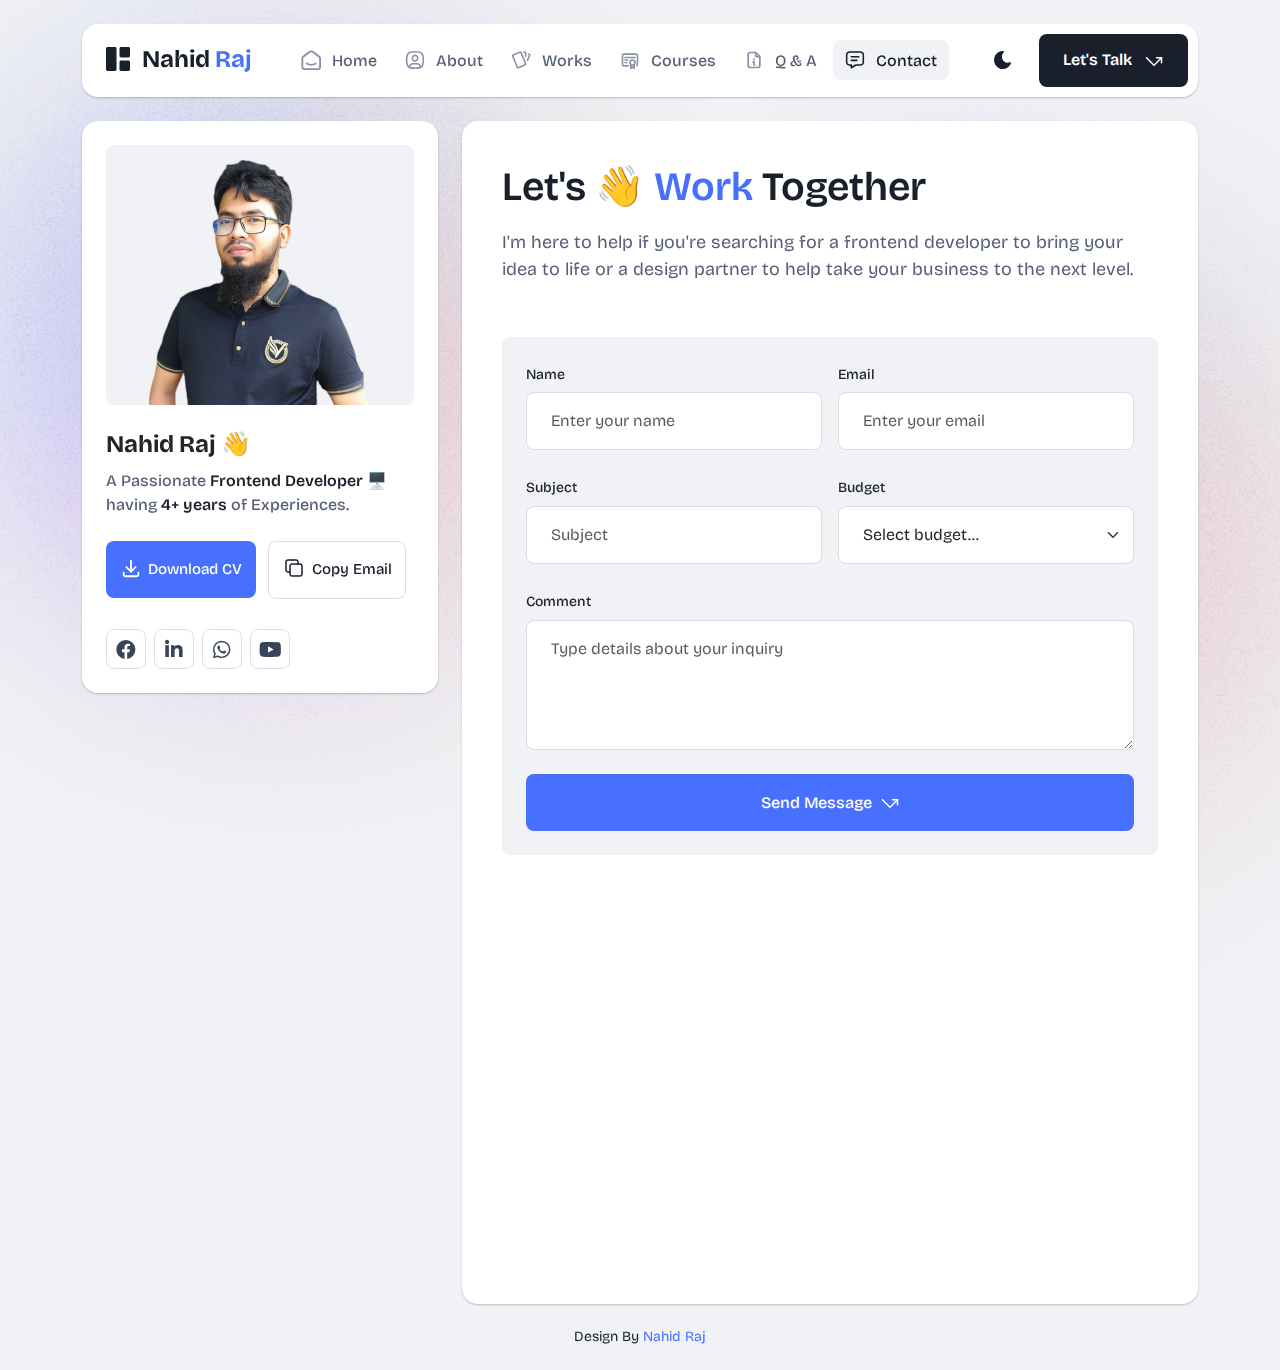
<file: contact.html>
<!DOCTYPE html>
<html lang="en">

<head>
  <meta charset="UTF-8">
  <meta http-equiv="X-UA-Compatible" content="IE=edge">
  <title>Bentofolio - Tailwind Personal Portfolio Template</title>
  <meta name="description" content="Bentofolio - Tailwind Personal Portfolio Template">
  <meta name="viewport" content="width=device-width, initial-scale=1">

  <link rel="shortcut icon" type="image/x-icon" href="assets/img/favicon.svg">
  <!-- Place favicon.ico in the root directory -->

  <!-- CSS here -->
  <link rel="stylesheet" href="assets/css/bootstrap.min.css">
  <link rel="stylesheet" href="assets/fontawsome/css/all.min.css">
  <link rel="stylesheet" href="assets/fontawsome/css/fontawesome.min.css">
  <link rel="stylesheet" href="assets/css/slick.css">
  <link rel="stylesheet" href="assets/css/magnific-popup.css">
  <link rel="stylesheet" href="assets/css/style.css">
  <link rel="stylesheet" href="assets/css/responsive.css">
</head>

<body>
  <div id="page-content">
    <!-- header part start -->
    <header class="header-area">
      <nav class="navbar">
        <div class="container">
          <div class="menu-container">
            <div class="logo">
              <a class="navbar-brand me-0" href="index.html">
                <svg width="24" height="24" viewBox="0 0 24 24" fill="none" xmlns="http://www.w3.org/2000/svg">
                  <path
                    d="M0 1.5C0 1.10218 0.158035 0.720644 0.43934 0.43934C0.720644 0.158035 1.10218 0 1.5 0L9 0C9.39782 0 9.77936 0.158035 10.0607 0.43934C10.342 0.720644 10.5 1.10218 10.5 1.5V22.5C10.5 22.8978 10.342 23.2794 10.0607 23.5607C9.77936 23.842 9.39782 24 9 24H1.5C1.10218 24 0.720644 23.842 0.43934 23.5607C0.158035 23.2794 0 22.8978 0 22.5V1.5ZM13.5 1.5C13.5 1.10218 13.658 0.720644 13.9393 0.43934C14.2206 0.158035 14.6022 0 15 0L22.5 0C22.8978 0 23.2794 0.158035 23.5607 0.43934C23.842 0.720644 24 1.10218 24 1.5V9C24 9.39782 23.842 9.77936 23.5607 10.0607C23.2794 10.342 22.8978 10.5 22.5 10.5H15C14.6022 10.5 14.2206 10.342 13.9393 10.0607C13.658 9.77936 13.5 9.39782 13.5 9V1.5ZM13.5 15C13.5 14.6022 13.658 14.2206 13.9393 13.9393C14.2206 13.658 14.6022 13.5 15 13.5H22.5C22.8978 13.5 23.2794 13.658 23.5607 13.9393C23.842 14.2206 24 14.6022 24 15V22.5C24 22.8978 23.842 23.2794 23.5607 23.5607C23.2794 23.842 22.8978 24 22.5 24H15C14.6022 24 14.2206 23.842 13.9393 23.5607C13.658 23.2794 13.5 22.8978 13.5 22.5V15Z"
                    class="logo-icon" />
                </svg>
                <span>Nahid <span class="primary">Raj</span></span>
              </a>
            </div>
            <div class="navbar-main d-flex flex-grow-1">
              <div class="logo inner-logo d-block d-xl-none">
                <a class="navbar-brand me-0" href="index.html">
                  <svg width="24" height="24" viewBox="0 0 24 24" fill="none" xmlns="http://www.w3.org/2000/svg">
                    <path
                      d="M0 1.5C0 1.10218 0.158035 0.720644 0.43934 0.43934C0.720644 0.158035 1.10218 0 1.5 0L9 0C9.39782 0 9.77936 0.158035 10.0607 0.43934C10.342 0.720644 10.5 1.10218 10.5 1.5V22.5C10.5 22.8978 10.342 23.2794 10.0607 23.5607C9.77936 23.842 9.39782 24 9 24H1.5C1.10218 24 0.720644 23.842 0.43934 23.5607C0.158035 23.2794 0 22.8978 0 22.5V1.5ZM13.5 1.5C13.5 1.10218 13.658 0.720644 13.9393 0.43934C14.2206 0.158035 14.6022 0 15 0L22.5 0C22.8978 0 23.2794 0.158035 23.5607 0.43934C23.842 0.720644 24 1.10218 24 1.5V9C24 9.39782 23.842 9.77936 23.5607 10.0607C23.2794 10.342 22.8978 10.5 22.5 10.5H15C14.6022 10.5 14.2206 10.342 13.9393 10.0607C13.658 9.77936 13.5 9.39782 13.5 9V1.5ZM13.5 15C13.5 14.6022 13.658 14.2206 13.9393 13.9393C14.2206 13.658 14.6022 13.5 15 13.5H22.5C22.8978 13.5 23.2794 13.658 23.5607 13.9393C23.842 14.2206 24 14.6022 24 15V22.5C24 22.8978 23.842 23.2794 23.5607 23.5607C23.2794 23.842 22.8978 24 22.5 24H15C14.6022 24 14.2206 23.842 13.9393 23.5607C13.658 23.2794 13.5 22.8978 13.5 22.5V15Z"
                      class="logo-icon" />
                  </svg>
                  <span>Nahid <span class="primary">Raj</span></span>
                </a>
              </div>
              <ul class="navbar-info mx-auto">
                <li class="nav-item">
                  <a class="nav-link" aria-current="page" href="index.html">
                    <svg class="nav-icon" viewBox="0 0 15 15" fill="none" xmlns="http://www.w3.org/2000/svg">
                      <path
                        d="M13.475 4.92481L9.03083 1.46814C8.64082 1.16473 8.1608 1 7.66667 1C7.17254 1 6.69251 1.16473 6.3025 1.46814L1.8575 4.92481C1.59037 5.13254 1.37424 5.39858 1.22563 5.7026C1.07701 6.00662 0.99984 6.34058 1 6.67897V12.679C1 13.121 1.17559 13.5449 1.48816 13.8575C1.80072 14.17 2.22464 14.3456 2.66667 14.3456H12.6667C13.1087 14.3456 13.5326 14.17 13.8452 13.8575C14.1577 13.5449 14.3333 13.121 14.3333 12.679V6.67897C14.3333 5.99314 14.0167 5.34564 13.475 4.92481Z"
                        stroke-width="1.4" stroke-linecap="round" stroke-linejoin="round" />
                      <path d="M10.9753 10.1665C9.13359 11.2773 6.14859 11.2773 4.30859 10.1665" stroke-width="1.4"
                        stroke-linecap="round" stroke-linejoin="round" />
                    </svg>
                    <span>Home</span>
                  </a>
                </li>
                <li class="nav-item">
                  <a class="nav-link" href="about.html">
                    <svg class="nav-icon" viewBox="0 0 18 18" fill="none" xmlns="http://www.w3.org/2000/svg">
                      <path
                        d="M9 9.8335C9.66304 9.8335 10.2989 9.5701 10.7678 9.10126C11.2366 8.63242 11.5 7.99654 11.5 7.3335C11.5 6.67045 11.2366 6.03457 10.7678 5.56573C10.2989 5.09689 9.66304 4.8335 9 4.8335C8.33696 4.8335 7.70107 5.09689 7.23223 5.56573C6.76339 6.03457 6.5 6.67045 6.5 7.3335C6.5 7.99654 6.76339 8.63242 7.23223 9.10126C7.70107 9.5701 8.33696 9.8335 9 9.8335Z"
                        stroke-width="1.4" stroke-linecap="round" stroke-linejoin="round" />
                      <path
                        d="M9 1.5C15 1.5 16.5 3 16.5 9C16.5 15 15 16.5 9 16.5C3 16.5 1.5 15 1.5 9C1.5 3 3 1.5 9 1.5Z"
                        stroke-width="1.4" stroke-linecap="round" stroke-linejoin="round" />
                      <path
                        d="M4 15.7085V15.6668C4 14.7828 4.35119 13.9349 4.97631 13.3098C5.60143 12.6847 6.44928 12.3335 7.33333 12.3335H10.6667C11.5507 12.3335 12.3986 12.6847 13.0237 13.3098C13.6488 13.9349 14 14.7828 14 15.6668V15.7085"
                        stroke-width="1.4" stroke-linecap="round" stroke-linejoin="round" />
                    </svg>
                    About
                  </a>
                </li>
                <li class="nav-item">
                  <a class="nav-link" href="portfolio.html">
                    <svg class="nav-icon" viewBox="0 0 18 17" fill="none" xmlns="http://www.w3.org/2000/svg">
                      <path
                        d="M2.00326 3.99733L7.95159 1.40649C8.04974 1.36442 8.15533 1.34243 8.26212 1.34181C8.3689 1.34119 8.47473 1.36196 8.57337 1.40289C8.67201 1.44382 8.76145 1.50408 8.83642 1.58013C8.9114 1.65617 8.97039 1.74646 9.00992 1.84566L13.1133 11.764C13.1985 11.9651 13.2014 12.1917 13.1213 12.3949C13.0412 12.5982 12.8845 12.7618 12.6849 12.8507L6.73742 15.4415C6.63922 15.4837 6.53356 15.5058 6.42668 15.5065C6.3198 15.5072 6.21387 15.4864 6.11514 15.4455C6.0164 15.4046 5.92688 15.3442 5.85184 15.2681C5.7768 15.192 5.71778 15.1016 5.67826 15.0023L1.57492 5.08316C1.48963 4.88204 1.48673 4.65546 1.56684 4.45222C1.64696 4.24898 1.80367 4.08616 2.00326 3.99733Z"
                        stroke-width="1.4" stroke-linecap="round" stroke-linejoin="round" />
                      <path
                        d="M11.5 1.3335H12.3333C12.5543 1.3335 12.7663 1.42129 12.9226 1.57757C13.0789 1.73385 13.1667 1.94582 13.1667 2.16683V5.0835"
                        stroke-width="1.4" stroke-linecap="round" stroke-linejoin="round" />
                      <path
                        d="M15.6663 3C15.8863 3.09333 16.0997 3.18083 16.3063 3.2625C16.5098 3.34882 16.6706 3.51241 16.7534 3.71729C16.8362 3.92217 16.8343 4.15155 16.748 4.355L14.833 8.83334"
                        stroke-width="1.4" stroke-linecap="round" stroke-linejoin="round" />
                    </svg>
                    Works
                  </a>
                </li>
                <li class="nav-item">
                  <a class="nav-link" href="courses.html">
                    <svg class="nav-icon"  xmlns="http://www.w3.org/2000/svg"  width="24"  height="24"  viewBox="0 0 24 24"  fill="none"  stroke="currentColor"  stroke-width="2"  stroke-linecap="round"  stroke-linejoin="round"  class="icon icon-tabler icons-tabler-outline icon-tabler-certificate"><path stroke="none" d="M0 0h24v24H0z" fill="none"/><path d="M15 15m-3 0a3 3 0 1 0 6 0a3 3 0 1 0 -6 0" /><path d="M13 17.5v4.5l2 -1.5l2 1.5v-4.5" /><path d="M10 19h-5a2 2 0 0 1 -2 -2v-10c0 -1.1 .9 -2 2 -2h14a2 2 0 0 1 2 2v10a2 2 0 0 1 -1 1.73" /><path d="M6 9l12 0" /><path d="M6 12l3 0" /><path d="M6 15l2 0" /></svg>
                    Courses
                  </a>
                </li>
                <li class="nav-item">
                  <a class="nav-link" href="questions-answers.html">
                    <svg class="nav-icon"  xmlns="http://www.w3.org/2000/svg"  width="24"  height="24"  viewBox="0 0 24 24"  fill="none"  stroke="currentColor"  stroke-width="2"  stroke-linecap="round"  stroke-linejoin="round"  class="icon icon-tabler icons-tabler-outline icon-tabler-file-info"><path stroke="none" d="M0 0h24v24H0z" fill="none"/><path d="M14 3v4a1 1 0 0 0 1 1h4" /><path d="M17 21h-10a2 2 0 0 1 -2 -2v-14a2 2 0 0 1 2 -2h7l5 5v11a2 2 0 0 1 -2 2z" /><path d="M11 14h1v4h1" /><path d="M12 11h.01" /></svg>
                    Q & A
                  </a>
                </li>
                <li class="nav-item">
                  <a class="nav-link active" href="contact.html">
                    <svg class="nav-icon" viewBox="0 0 18 17" fill="none" xmlns="http://www.w3.org/2000/svg">
                      <path d="M5.66699 5.5H12.3337" stroke-width="1.4" stroke-linecap="round"
                        stroke-linejoin="round" />
                      <path d="M5.66699 8.8335H10.667" stroke-width="1.4" stroke-linecap="round"
                        stroke-linejoin="round" />
                      <path
                        d="M14 1.3335C14.663 1.3335 15.2989 1.59689 15.7678 2.06573C16.2366 2.53457 16.5 3.17045 16.5 3.8335V10.5002C16.5 11.1632 16.2366 11.7991 15.7678 12.2679C15.2989 12.7368 14.663 13.0002 14 13.0002H9.83333L5.66667 15.5002V13.0002H4C3.33696 13.0002 2.70107 12.7368 2.23223 12.2679C1.76339 11.7991 1.5 11.1632 1.5 10.5002V3.8335C1.5 3.17045 1.76339 2.53457 2.23223 2.06573C2.70107 1.59689 3.33696 1.3335 4 1.3335H14Z"
                        stroke-width="1.4" stroke-linecap="round" stroke-linejoin="round" />
                    </svg>
                    Contact
                  </a>
                </li>
              </ul>
              <div class="header-right-info d-flex align-items-center">
                <button class="theme-control-btn">
                  <span class="dark">
                    <svg width="24" height="24" viewBox="0 0 24 24" fill="none" xmlns="http://www.w3.org/2000/svg">
                      <path
                        d="M11.8005 3C10.207 3.0003 8.64356 3.44286 7.27683 4.28049C5.91011 5.11811 4.79139 6.31937 4.04002 7.75612C3.28865 9.19288 2.93281 10.8112 3.01046 12.4386C3.08811 14.0659 3.59633 15.6411 4.48091 16.9963C5.3655 18.3514 6.59326 19.4356 8.03324 20.1333C9.47322 20.8309 11.0714 21.1157 12.6573 20.9574C14.2432 20.7991 15.7573 20.2036 17.0381 19.2344C18.319 18.2652 19.3185 16.9587 19.9301 15.4542C20.2302 14.7162 19.5111 13.9746 18.7875 14.2752C17.5475 14.7888 16.1706 14.8418 14.8963 14.425C13.622 14.0082 12.5308 13.1479 11.8126 11.9937C11.0943 10.8396 10.7943 9.4645 10.9648 8.10764C11.1353 6.75077 11.7655 5.49792 12.7458 4.5669L12.8136 4.4949C13.2986 3.9279 12.913 3.0072 12.1464 3.0072H11.9122L11.8524 3.0018L11.7996 3H11.8005Z"
                        fill="#1A1F2C" />
                    </svg>
                    <small class="theme-text d-block d-xl-none">Change appearance</small>
                  </span>
                  <span class="light">
                    <svg width="24" height="24" viewBox="0 0 24 24" fill="none" xmlns="http://www.w3.org/2000/svg">
                      <path
                        d="M12 19C12.2449 19 12.4813 19.09 12.6644 19.2527C12.8474 19.4155 12.9643 19.6397 12.993 19.883L13 20V21C12.9997 21.2549 12.9021 21.5 12.7272 21.6854C12.5522 21.8707 12.313 21.9822 12.0586 21.9972C11.8042 22.0121 11.5536 21.9293 11.3582 21.7657C11.1627 21.6021 11.0371 21.3701 11.007 21.117L11 21V20C11 19.7348 11.1054 19.4804 11.2929 19.2929C11.4804 19.1054 11.7348 19 12 19Z"
                        fill="#FD7E41" />
                      <path
                        d="M18.3127 16.9099L18.4067 16.9929L19.1067 17.6929C19.2861 17.8729 19.3902 18.1144 19.398 18.3683C19.4057 18.6223 19.3165 18.8697 19.1485 19.0602C18.9804 19.2508 18.7462 19.3702 18.4933 19.3943C18.2403 19.4184 17.9877 19.3454 17.7867 19.1899L17.6927 19.1069L16.9927 18.4069C16.8202 18.2347 16.7165 18.0053 16.7012 17.7619C16.6859 17.5186 16.76 17.278 16.9097 17.0855C17.0593 16.893 17.2741 16.7618 17.5137 16.7166C17.7533 16.6713 18.0012 16.7152 18.2107 16.8399L18.3127 16.9099Z"
                        fill="#FD7E41" />
                      <path
                        d="M7.00747 16.993C7.17965 17.1652 7.28308 17.3943 7.29836 17.6373C7.31364 17.8803 7.23972 18.1206 7.09047 18.313L7.00747 18.407L6.30747 19.107C6.12751 19.2863 5.88604 19.3905 5.63209 19.3982C5.37814 19.406 5.13076 19.3168 4.94019 19.1487C4.74963 18.9807 4.63017 18.7464 4.60607 18.4935C4.58198 18.2406 4.65506 17.988 4.81047 17.787L4.89347 17.693L5.59347 16.993C5.781 16.8055 6.03531 16.7002 6.30047 16.7002C6.56563 16.7002 6.81994 16.8055 7.00747 16.993Z"
                        fill="#FD7E41" />
                      <path
                        d="M3.99987 11C4.25475 11.0003 4.4999 11.0979 4.68524 11.2728C4.87057 11.4478 4.9821 11.687 4.99704 11.9414C5.01198 12.1958 4.92919 12.4464 4.7656 12.6418C4.60201 12.8373 4.36996 12.9629 4.11687 12.993L3.99987 13H2.99987C2.74499 12.9997 2.49984 12.9021 2.3145 12.7272C2.12916 12.5522 2.01763 12.313 2.0027 12.0586C1.98776 11.8042 2.07054 11.5536 2.23413 11.3582C2.39772 11.1627 2.62977 11.0371 2.88287 11.007L2.99987 11H3.99987Z"
                        fill="#FD7E41" />
                      <path
                        d="M20.9999 11C21.2547 11.0003 21.4999 11.0979 21.6852 11.2728C21.8706 11.4478 21.9821 11.687 21.997 11.9414C22.012 12.1958 21.9292 12.4464 21.7656 12.6418C21.602 12.8373 21.37 12.9629 21.1169 12.993L20.9999 13H19.9999C19.745 12.9997 19.4998 12.9021 19.3145 12.7272C19.1292 12.5522 19.0176 12.313 19.0027 12.0586C18.9878 11.8042 19.0705 11.5536 19.2341 11.3582C19.3977 11.1627 19.6298 11.0371 19.8829 11.007L19.9999 11H20.9999Z"
                        fill="#FD7E41" />
                      <path
                        d="M6.21264 4.80985L6.30664 4.89285L7.00664 5.59285C7.18599 5.77281 7.29011 6.01429 7.29787 6.26824C7.30562 6.52219 7.21642 6.76957 7.04839 6.96013C6.88036 7.1507 6.64609 7.27016 6.39316 7.29425C6.14024 7.31834 5.88763 7.24526 5.68664 7.08985L5.59264 7.00685L4.89264 6.30685C4.72073 6.13453 4.61757 5.90543 4.6025 5.66248C4.58744 5.41954 4.6615 5.17945 4.8108 4.98721C4.9601 4.79497 5.1744 4.66378 5.41351 4.61824C5.65262 4.57271 5.90013 4.61594 6.10964 4.73985L6.21264 4.80985Z"
                        fill="#FD7E41" />
                      <path
                        d="M19.1071 4.89288C19.2793 5.06508 19.3827 5.29418 19.398 5.5372C19.4132 5.78023 19.3393 6.02048 19.1901 6.21288L19.1071 6.30688L18.4071 7.00688C18.2271 7.18623 17.9856 7.29036 17.7317 7.29811C17.4777 7.30587 17.2304 7.21667 17.0398 7.04864C16.8492 6.8806 16.7298 6.64633 16.7057 6.39341C16.6816 6.14049 16.7547 5.88788 16.9101 5.68688L16.9931 5.59288L17.6931 4.89288C17.8806 4.70541 18.1349 4.6001 18.4001 4.6001C18.6652 4.6001 18.9196 4.70541 19.1071 4.89288Z"
                        fill="#FD7E41" />
                      <path
                        d="M12 2C12.2449 2.00003 12.4813 2.08996 12.6644 2.25272C12.8474 2.41547 12.9643 2.63975 12.993 2.883L13 3V4C12.9997 4.25488 12.9021 4.50003 12.7272 4.68537C12.5522 4.8707 12.313 4.98223 12.0586 4.99717C11.8042 5.01211 11.5536 4.92933 11.3582 4.76573C11.1627 4.60214 11.0371 4.3701 11.007 4.117L11 4V3C11 2.73478 11.1054 2.48043 11.2929 2.29289C11.4804 2.10536 11.7348 2 12 2Z"
                        fill="#FD7E41" />
                      <path
                        d="M12 7C12.9797 6.99994 13.9378 7.28769 14.7553 7.8275C15.5729 8.36731 16.2138 9.1354 16.5986 10.0364C16.9833 10.9373 17.0949 11.9315 16.9195 12.8953C16.7441 13.8592 16.2893 14.7502 15.6118 15.4579C14.9343 16.1655 14.0638 16.6585 13.1085 16.8756C12.1532 17.0928 11.1552 17.0245 10.2383 16.6793C9.3215 16.334 8.52629 15.7271 7.95146 14.9338C7.37663 14.1405 7.04752 13.1958 7.005 12.217L7 12L7.005 11.783C7.06092 10.4958 7.61161 9.27978 8.54222 8.38866C9.47284 7.49754 10.7115 7.00007 12 7Z"
                        fill="#FD7E41" />
                    </svg>
                    <small class="theme-text d-block d-xl-none">Change appearance</small>
                  </span>
                </button>
                <a href="contact.html" class="lets-talk-btn">
                  Let's Talk
                  <svg class="icon" width="20" height="20" viewBox="0 0 20 20" fill="none"
                    xmlns="http://www.w3.org/2000/svg">
                    <path d="M17.5 11.6665V6.6665H12.5" stroke="white" stroke-width="1.5" stroke-linecap="round"
                      stroke-linejoin="round" />
                    <path d="M17.5 6.6665L10 14.1665L2.5 6.6665" stroke="white" stroke-width="1.5"
                      stroke-linecap="round" stroke-linejoin="round" />
                  </svg>
                </a>
              </div>
            </div>
            <div class="mobile-menu-overlay d-block d-lg-none"></div>
            <div class="mobile-menu-control-bar d-block d-xl-none">
              <button class="mobile-menu-control-bar">
                <i class="fas fa-bars"></i>
              </button>
            </div>
          </div>
        </div>
      </nav>
    </header>
    <!-- header part end -->

    <!-- main area part start -->
    <main>

      <section class="content-box-area mt-4">
        <div class="container">
          <div class="row g-4">
            <div class="col-xl-4">
              <div class="card profile-card">
                <div class="card-body">
                  <div class="image text-center">
                    <img src="assets/img/images/profile.png" alt="profile">
                  </div>
                  <div class="text">
                    <h3 class="card-title">Nahid Raj 👋</h3>
                    <p>A Passionate <span>Frontend Developer</span> 🖥️</span> having
                      <span>4+
                        years</span> of Experiences.</p>
                    <div class="common-button-groups">
                      <a class="btn btn-call" href="./assets/cv/cv.pdf" download>
                        <svg xmlns="http://www.w3.org/2000/svg"  width="22"  height="22"  viewBox="0 0 24 24"  fill="none"  stroke="currentColor"  stroke-width="2"  stroke-linecap="round"  stroke-linejoin="round"  class="icon icon-tabler icons-tabler-outline icon-tabler-download"><path stroke="none" d="M0 0h24v24H0z" fill="none"/><path d="M4 17v2a2 2 0 0 0 2 2h12a2 2 0 0 0 2 -2v-2" /><path d="M7 11l5 5l5 -5" /><path d="M12 4l0 12" /></svg>
                        Download CV
                      </a>
                      <button class="btn btn-copy" data-clipboard-text="nahidraj.web@gmail.com">
                        <svg class="icon" width="24" height="24" viewBox="0 0 24 24" fill="none"
                          xmlns="http://www.w3.org/2000/svg">
                          <path
                            d="M8 10C8 9.46957 8.21071 8.96086 8.58579 8.58579C8.96086 8.21071 9.46957 8 10 8H18C18.5304 8 19.0391 8.21071 19.4142 8.58579C19.7893 8.96086 20 9.46957 20 10V18C20 18.5304 19.7893 19.0391 19.4142 19.4142C19.0391 19.7893 18.5304 20 18 20H10C9.46957 20 8.96086 19.7893 8.58579 19.4142C8.21071 19.0391 8 18.5304 8 18V10Z"
                            stroke-width="1.5" stroke-linecap="round" stroke-linejoin="round" />
                          <path
                            d="M16 8V6C16 5.46957 15.7893 4.96086 15.4142 4.58579C15.0391 4.21071 14.5304 4 14 4H6C5.46957 4 4.96086 4.21071 4.58579 4.58579C4.21071 4.96086 4 5.46957 4 6V14C4 14.5304 4.21071 15.0391 4.58579 15.4142C4.96086 15.7893 5.46957 16 6 16H8"
                            stroke-width="1.5" stroke-linecap="round" stroke-linejoin="round" />
                        </svg>
                        Copy Email
                      </button>
                    </div>
                    <div class="social-media-icon">
                      <ul class="list-unstyled">
                        <li><a href="https://www.facebook.com/nahid.web" target="_blank"><i
                              class="fab fa-facebook"></i></a></li>
                        <li><a href="https://www.linkedin.com/in/khairul-alam-nahid/" target="_blank"><i
                              class="fab fa-linkedin-in"></i></a></li>
                        <li><a href="https://wa.me/8801408990298" target="_blank"><i class="fab fa-whatsapp"></i></a>
                        </li>
                        <li><a href="https://www.youtube.com/@nahidraj12/videos" target="_blank"><i
                              class="fab fa-youtube"></i></a></li>
                      </ul>
                    </div>
                  </div>
                </div>
              </div>
            </div>
            <div class="col-xl-8">
              <div class="card content-box-card">
                <div class="card-body portfolio-card contact-card">
                  <div class="top-info">
                    <div class="text">
                      <h1 class="main-title">Let's 👋 <span>Work</span> Together</h1>
                      <p>I'm here to help if you're searching for a frontend developer to bring your idea to life or a
                        design partner to help take your business to the next level.</p>
                    </div>
                  </div>
                  <div class="contact-area">
                    <div class="leave-comments-area">
                      <div class="comments-box">
                        <form id="contact-form" action="assets/mail.php" method="POST">
                          <div class="row gx-3">
                            <div class="col-md-6">
                              <div class="mb-4">
                                <label class="form-label">Name</label>
                                <input name="name" required type="text" class="form-control shadow-none" placeholder="Enter your name">
                              </div>
                            </div>
                            <div class="col-md-6">
                              <div class="mb-4">
                                <label class="form-label">Email</label>
                                <input name="email" required type="email" class="form-control shadow-none" placeholder="Enter your email">
                              </div>
                            </div>
                            <div class="col-md-6">
                              <div class="mb-4">
                                <label class="form-label">Subject</label>
                                <input name="subject" required type="text" class="form-control shadow-none" placeholder="Subject">
                              </div>
                            </div>
                            <div class="col-md-6">
                              <div class="mb-4">
                                <label class="form-label">Budget</label>
                                <select name="budget" required class="form-select shadow-none">
                                  <option disabled selected>Select budget...</option>
                                  <option value="Tk 10000">Tk 10000</option>
                                  <option value="Tk 10000 - Tk 20000">Tk 10000 - Tk 20000</option>
                                  <option value="Tk 20000 - Tk 25000">Tk 20000 - Tk 25000</option>
                                  <option value="Tk 30000+">Tk 30000+</option>
                                </select>
                              </div>
                            </div>
                            <div class="col-md-12">
                              <div class="mb-4">
                                <label class="form-label">Comment</label>
                                <textarea name="message" class="form-control shadow-none" rows="4"
                                  placeholder="Type details about your inquiry"></textarea>
                              </div>
                            </div>
                            <div class="col-md-12">
                              <button class="submit-btn" type="submit">
                                Send Message
                                <svg class="icon" width="20" height="20" viewBox="0 0 20 20" fill="none"
                                  xmlns="http://www.w3.org/2000/svg">
                                  <path d="M17.5 11.6665V6.6665H12.5" stroke="white" stroke-width="1.5"
                                    stroke-linecap="round" stroke-linejoin="round"></path>
                                  <path d="M17.5 6.6665L10 14.1665L2.5 6.6665" stroke="white" stroke-width="1.5"
                                    stroke-linecap="round" stroke-linejoin="round"></path>
                                </svg>
                              </button>
                            </div>
                          </div>
                        </form>
                        <p class="ajax-response mb-0"></p>
                      </div>
                    </div>
                    <div class="contact-map-area">
                      <iframe src="https://www.google.com/maps/embed?pb=!1m18!1m12!1m3!1d7234.759798770162!2d90.35614559564225!3d24.953186188828926!2m3!1f0!2f0!3f0!3m2!1i1024!2i768!4f13.1!3m3!1m2!1s0x3757b4623b5ae11f%3A0xa5f1361bac2ca803!2sPhulpur!5e0!3m2!1sen!2sbd!4v1712480576766!5m2!1sen!2sbd" style="border:0;" allowfullscreen="" loading="lazy" referrerpolicy="no-referrer-when-downgrade"></iframe>
                    </div>
                  </div>
                </div>
              </div>
            </div>
          </div>
        </div>
      </section>

      <!-- background shape area start -->
      <div class="background-shapes">
        <div class="shape-1 common-shape">
          <img src="assets/img/bg/banner-shape-1.png" alt="banner-shape-1">
        </div>
        <div class="shape-2 common-shape">
          <img src="assets/img/bg/banner-shape-1.png" alt="banner-shape-1">
        </div>
        <div class="threed-shape-1 move-with-cursor" data-value="1">
          <img src="assets/img/bg/object-3d-1.png" alt="object-3d-1">
        </div>
        <div class="threed-shape-2 move-with-cursor" data-value="1">
          <img src="assets/img/bg/object-3d-2.png" alt="object-3d-2">
        </div>
      </div>
      <!-- background shape area end -->
    </main>
    <!-- main area part end -->

    <!-- footer part start -->
    <footer class="footer-area">
      <div class="container">
        <div class="text text-center">
          <p>Design By <a href="#">Nahid Raj</a></p>
        </div>
      </div>
    </footer>
    <!-- footer part end -->
  </div>

  <!-- JS here -->
  <script src="assets/js/vendor/jquery-3.6.0.min.js"></script>
  <script src="assets/js/bootstrap.bundle.min.js"></script>
  <script src="assets/js/jquery.magnific-popup.min.js"></script>
  <script src="assets/js/ajax-form.js"></script>
  <script src="assets/js/clipboard.min.js"></script>
  <script src="assets/js/slick.min.js"></script>
  <script src="assets/js/script.js"></script>
</body>


</html>
</file>
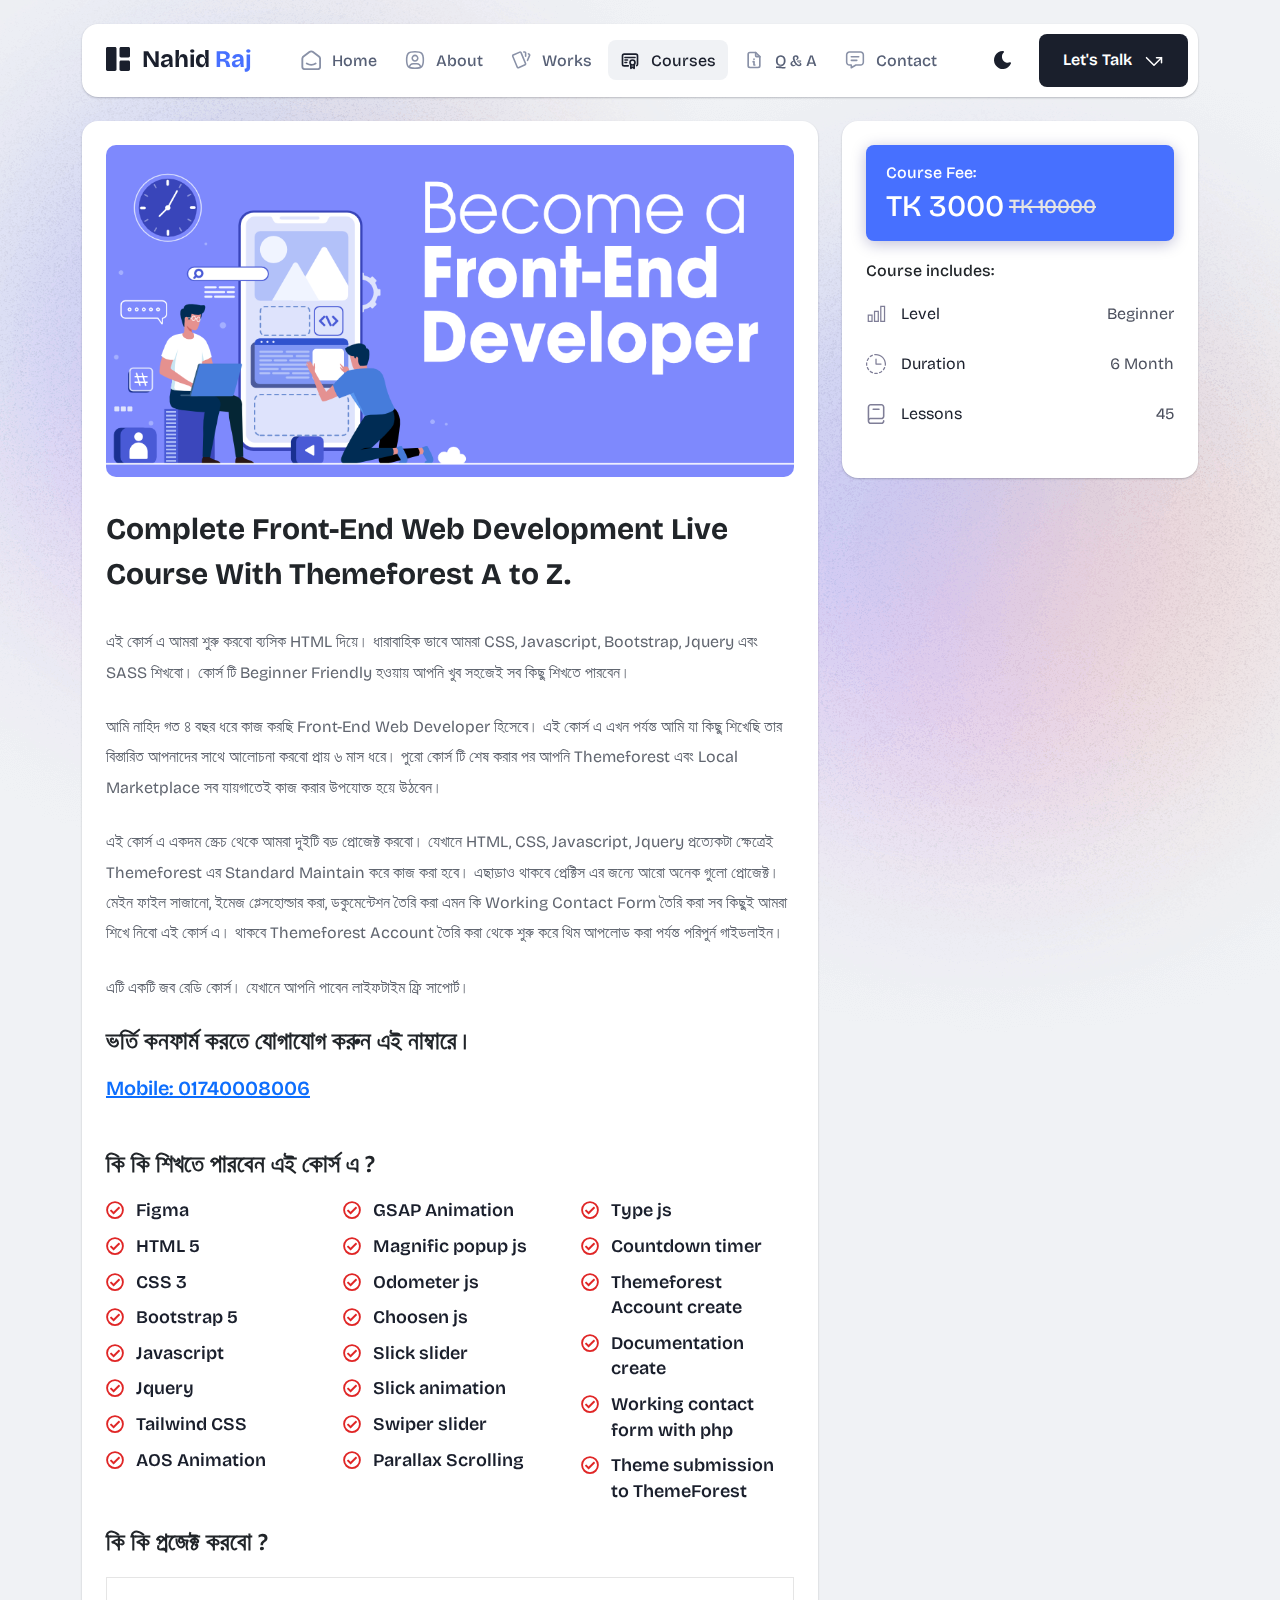
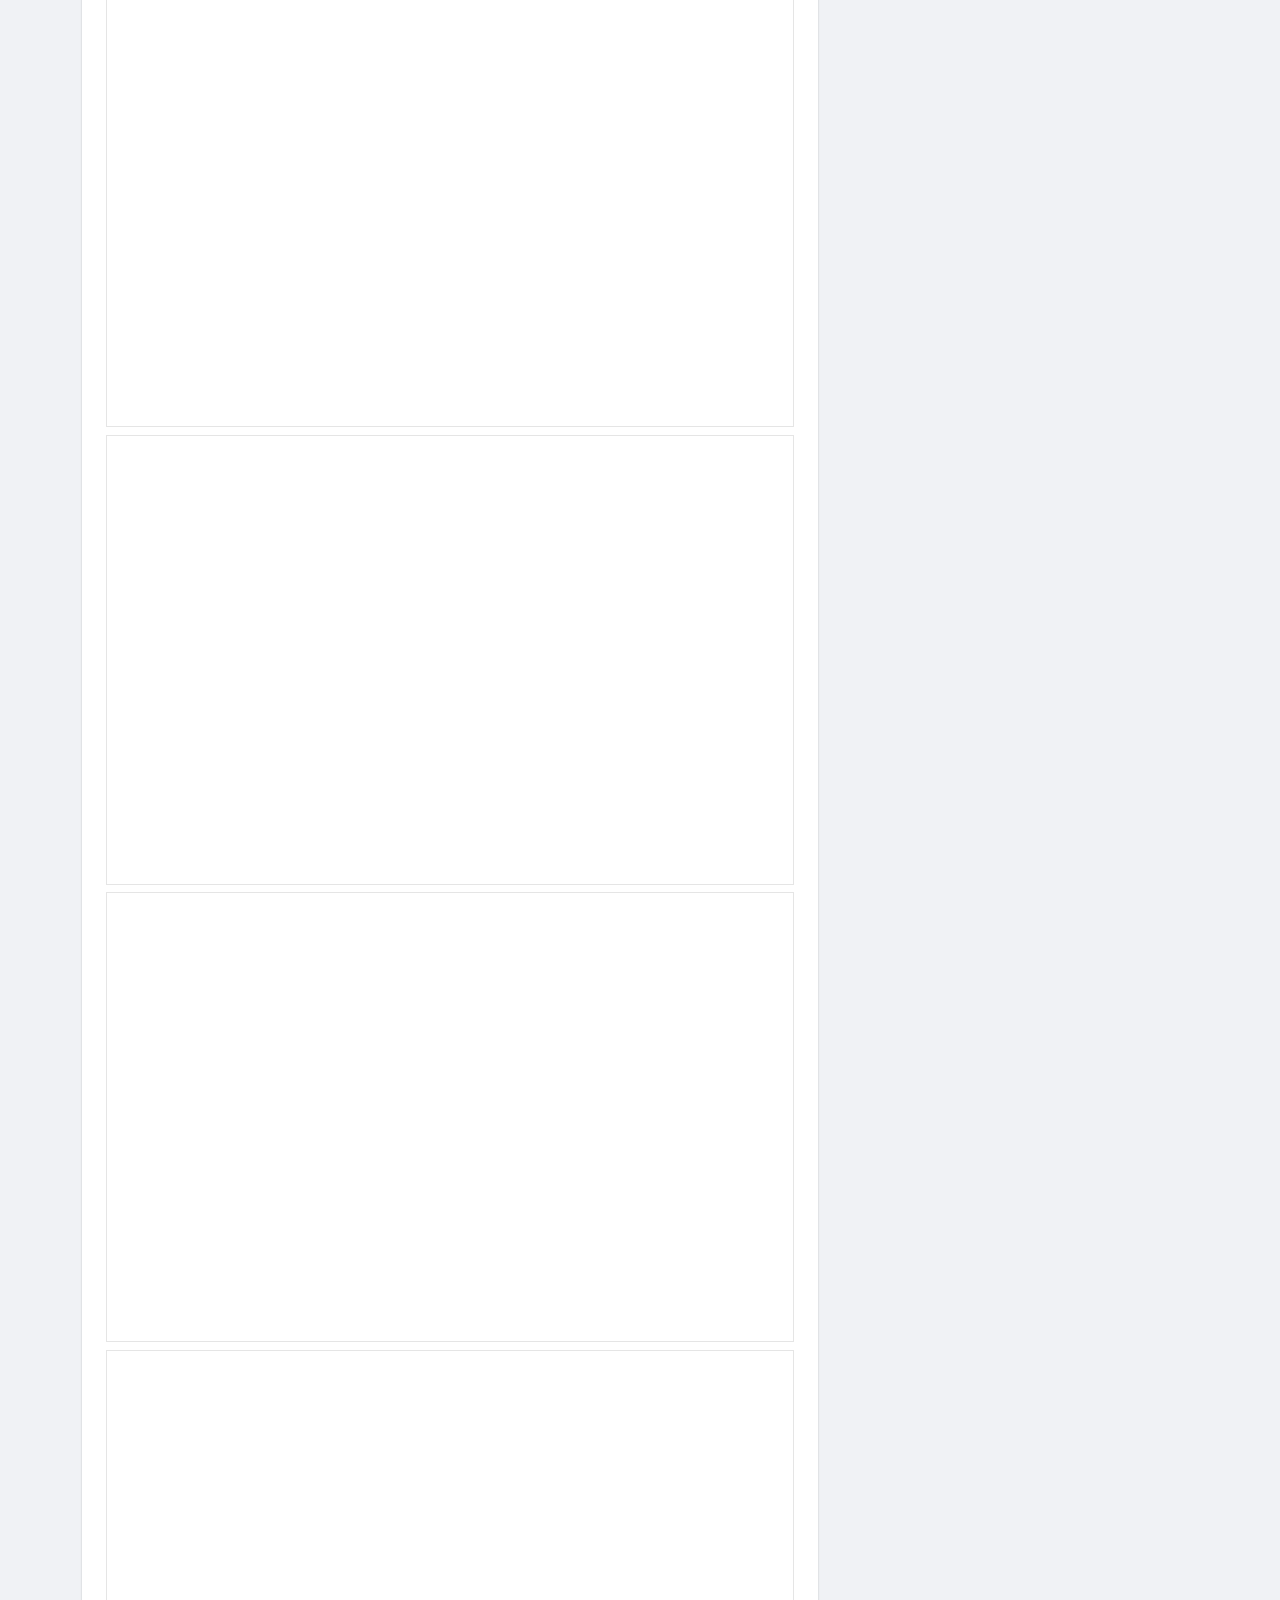
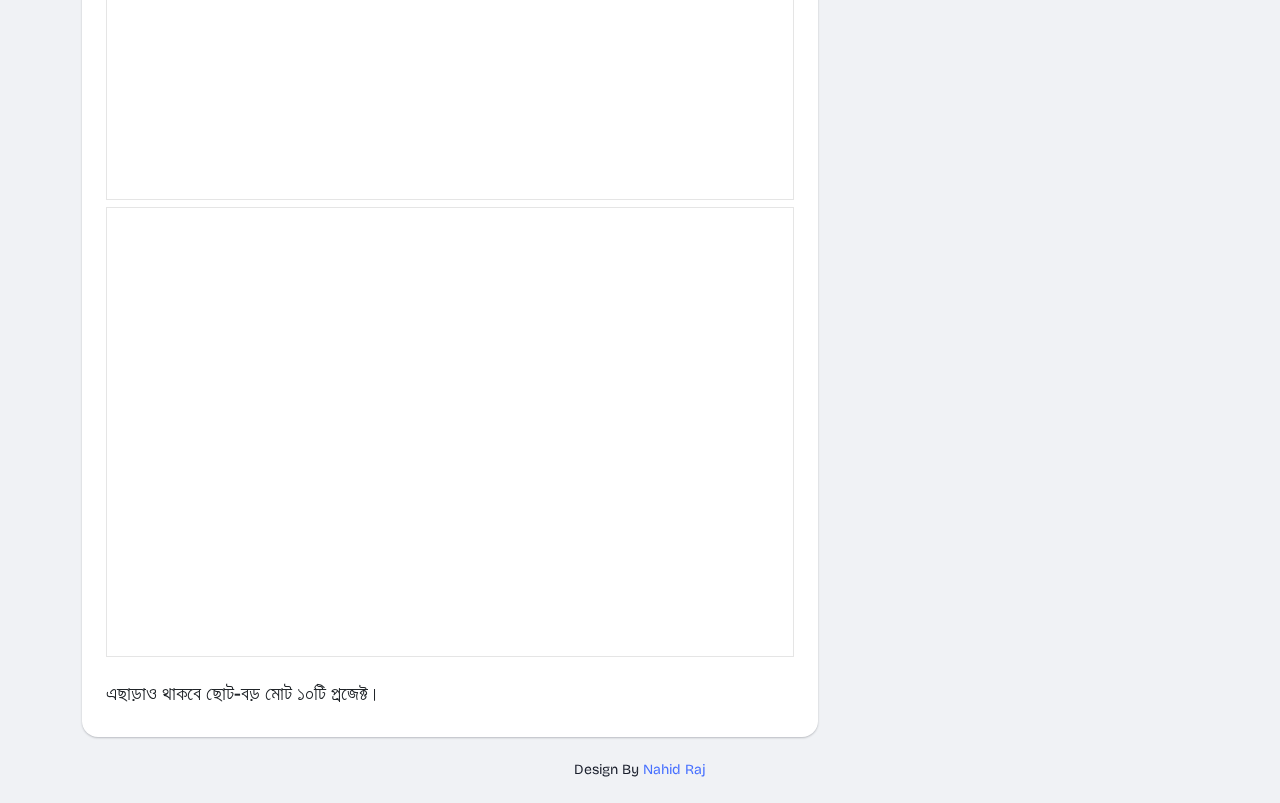
<file: courses.html>
<!DOCTYPE html>
<html lang="en">

<head>
  <meta charset="UTF-8">
  <meta http-equiv="X-UA-Compatible" content="IE=edge">
  <title>Nahid - Front-end Developer</title>
  <meta name="description" content="Nahid - Front-end Developer">
  <meta name="viewport" content="width=device-width, initial-scale=1">

  <link rel="shortcut icon" type="image/x-icon" href="assets/img/favicon.svg">
  <!-- Place favicon.ico in the root directory -->

  <!-- CSS here -->
  <link rel="stylesheet" href="assets/css/bootstrap.min.css">
  <link rel="stylesheet" href="assets/fontawsome/css/all.min.css">
  <link rel="stylesheet" href="assets/fontawsome/css/fontawesome.min.css">
  <link rel="stylesheet" href="assets/css/slick.css">
  <link rel="stylesheet" href="assets/css/magnific-popup.css">
  <link rel="stylesheet" href="assets/css/style.css">
  <link rel="stylesheet" href="assets/css/responsive.css">
</head>

<body>
  <div id="page-content">
    <!-- header part start -->
    <header class="header-area">
      <nav class="navbar">
        <div class="container">
          <div class="menu-container">
            <div class="logo">
              <a class="navbar-brand me-0" href="index.html">
                <svg width="24" height="24" viewBox="0 0 24 24" fill="none" xmlns="http://www.w3.org/2000/svg">
                  <path
                    d="M0 1.5C0 1.10218 0.158035 0.720644 0.43934 0.43934C0.720644 0.158035 1.10218 0 1.5 0L9 0C9.39782 0 9.77936 0.158035 10.0607 0.43934C10.342 0.720644 10.5 1.10218 10.5 1.5V22.5C10.5 22.8978 10.342 23.2794 10.0607 23.5607C9.77936 23.842 9.39782 24 9 24H1.5C1.10218 24 0.720644 23.842 0.43934 23.5607C0.158035 23.2794 0 22.8978 0 22.5V1.5ZM13.5 1.5C13.5 1.10218 13.658 0.720644 13.9393 0.43934C14.2206 0.158035 14.6022 0 15 0L22.5 0C22.8978 0 23.2794 0.158035 23.5607 0.43934C23.842 0.720644 24 1.10218 24 1.5V9C24 9.39782 23.842 9.77936 23.5607 10.0607C23.2794 10.342 22.8978 10.5 22.5 10.5H15C14.6022 10.5 14.2206 10.342 13.9393 10.0607C13.658 9.77936 13.5 9.39782 13.5 9V1.5ZM13.5 15C13.5 14.6022 13.658 14.2206 13.9393 13.9393C14.2206 13.658 14.6022 13.5 15 13.5H22.5C22.8978 13.5 23.2794 13.658 23.5607 13.9393C23.842 14.2206 24 14.6022 24 15V22.5C24 22.8978 23.842 23.2794 23.5607 23.5607C23.2794 23.842 22.8978 24 22.5 24H15C14.6022 24 14.2206 23.842 13.9393 23.5607C13.658 23.2794 13.5 22.8978 13.5 22.5V15Z"
                    class="logo-icon" />
                </svg>
                <span>Nahid <span class="primary">Raj</span></span>
              </a>
            </div>
            <div class="navbar-main d-flex flex-grow-1">
              <div class="logo inner-logo d-block d-xl-none">
                <a class="navbar-brand me-0" href="index.html">
                  <svg width="24" height="24" viewBox="0 0 24 24" fill="none" xmlns="http://www.w3.org/2000/svg">
                    <path
                      d="M0 1.5C0 1.10218 0.158035 0.720644 0.43934 0.43934C0.720644 0.158035 1.10218 0 1.5 0L9 0C9.39782 0 9.77936 0.158035 10.0607 0.43934C10.342 0.720644 10.5 1.10218 10.5 1.5V22.5C10.5 22.8978 10.342 23.2794 10.0607 23.5607C9.77936 23.842 9.39782 24 9 24H1.5C1.10218 24 0.720644 23.842 0.43934 23.5607C0.158035 23.2794 0 22.8978 0 22.5V1.5ZM13.5 1.5C13.5 1.10218 13.658 0.720644 13.9393 0.43934C14.2206 0.158035 14.6022 0 15 0L22.5 0C22.8978 0 23.2794 0.158035 23.5607 0.43934C23.842 0.720644 24 1.10218 24 1.5V9C24 9.39782 23.842 9.77936 23.5607 10.0607C23.2794 10.342 22.8978 10.5 22.5 10.5H15C14.6022 10.5 14.2206 10.342 13.9393 10.0607C13.658 9.77936 13.5 9.39782 13.5 9V1.5ZM13.5 15C13.5 14.6022 13.658 14.2206 13.9393 13.9393C14.2206 13.658 14.6022 13.5 15 13.5H22.5C22.8978 13.5 23.2794 13.658 23.5607 13.9393C23.842 14.2206 24 14.6022 24 15V22.5C24 22.8978 23.842 23.2794 23.5607 23.5607C23.2794 23.842 22.8978 24 22.5 24H15C14.6022 24 14.2206 23.842 13.9393 23.5607C13.658 23.2794 13.5 22.8978 13.5 22.5V15Z"
                      class="logo-icon" />
                  </svg>
                  <span>Nahid <span class="primary">Raj</span></span>
                </a>
              </div>
              <ul class="navbar-info mx-auto">
                <li class="nav-item">
                  <a class="nav-link" aria-current="page" href="index.html">
                    <svg class="nav-icon" viewBox="0 0 15 15" fill="none" xmlns="http://www.w3.org/2000/svg">
                      <path
                        d="M13.475 4.92481L9.03083 1.46814C8.64082 1.16473 8.1608 1 7.66667 1C7.17254 1 6.69251 1.16473 6.3025 1.46814L1.8575 4.92481C1.59037 5.13254 1.37424 5.39858 1.22563 5.7026C1.07701 6.00662 0.99984 6.34058 1 6.67897V12.679C1 13.121 1.17559 13.5449 1.48816 13.8575C1.80072 14.17 2.22464 14.3456 2.66667 14.3456H12.6667C13.1087 14.3456 13.5326 14.17 13.8452 13.8575C14.1577 13.5449 14.3333 13.121 14.3333 12.679V6.67897C14.3333 5.99314 14.0167 5.34564 13.475 4.92481Z"
                        stroke-width="1.4" stroke-linecap="round" stroke-linejoin="round" />
                      <path d="M10.9753 10.1665C9.13359 11.2773 6.14859 11.2773 4.30859 10.1665" stroke-width="1.4"
                        stroke-linecap="round" stroke-linejoin="round" />
                    </svg>
                    <span>Home</span>
                  </a>
                </li>
                <li class="nav-item">
                  <a class="nav-link" href="about.html">
                    <svg class="nav-icon" viewBox="0 0 18 18" fill="none" xmlns="http://www.w3.org/2000/svg">
                      <path
                        d="M9 9.8335C9.66304 9.8335 10.2989 9.5701 10.7678 9.10126C11.2366 8.63242 11.5 7.99654 11.5 7.3335C11.5 6.67045 11.2366 6.03457 10.7678 5.56573C10.2989 5.09689 9.66304 4.8335 9 4.8335C8.33696 4.8335 7.70107 5.09689 7.23223 5.56573C6.76339 6.03457 6.5 6.67045 6.5 7.3335C6.5 7.99654 6.76339 8.63242 7.23223 9.10126C7.70107 9.5701 8.33696 9.8335 9 9.8335Z"
                        stroke-width="1.4" stroke-linecap="round" stroke-linejoin="round" />
                      <path
                        d="M9 1.5C15 1.5 16.5 3 16.5 9C16.5 15 15 16.5 9 16.5C3 16.5 1.5 15 1.5 9C1.5 3 3 1.5 9 1.5Z"
                        stroke-width="1.4" stroke-linecap="round" stroke-linejoin="round" />
                      <path
                        d="M4 15.7085V15.6668C4 14.7828 4.35119 13.9349 4.97631 13.3098C5.60143 12.6847 6.44928 12.3335 7.33333 12.3335H10.6667C11.5507 12.3335 12.3986 12.6847 13.0237 13.3098C13.6488 13.9349 14 14.7828 14 15.6668V15.7085"
                        stroke-width="1.4" stroke-linecap="round" stroke-linejoin="round" />
                    </svg>
                    About
                  </a>
                </li>
                <li class="nav-item">
                  <a class="nav-link" href="portfolio.html">
                    <svg class="nav-icon" viewBox="0 0 18 17" fill="none" xmlns="http://www.w3.org/2000/svg">
                      <path
                        d="M2.00326 3.99733L7.95159 1.40649C8.04974 1.36442 8.15533 1.34243 8.26212 1.34181C8.3689 1.34119 8.47473 1.36196 8.57337 1.40289C8.67201 1.44382 8.76145 1.50408 8.83642 1.58013C8.9114 1.65617 8.97039 1.74646 9.00992 1.84566L13.1133 11.764C13.1985 11.9651 13.2014 12.1917 13.1213 12.3949C13.0412 12.5982 12.8845 12.7618 12.6849 12.8507L6.73742 15.4415C6.63922 15.4837 6.53356 15.5058 6.42668 15.5065C6.3198 15.5072 6.21387 15.4864 6.11514 15.4455C6.0164 15.4046 5.92688 15.3442 5.85184 15.2681C5.7768 15.192 5.71778 15.1016 5.67826 15.0023L1.57492 5.08316C1.48963 4.88204 1.48673 4.65546 1.56684 4.45222C1.64696 4.24898 1.80367 4.08616 2.00326 3.99733Z"
                        stroke-width="1.4" stroke-linecap="round" stroke-linejoin="round" />
                      <path
                        d="M11.5 1.3335H12.3333C12.5543 1.3335 12.7663 1.42129 12.9226 1.57757C13.0789 1.73385 13.1667 1.94582 13.1667 2.16683V5.0835"
                        stroke-width="1.4" stroke-linecap="round" stroke-linejoin="round" />
                      <path
                        d="M15.6663 3C15.8863 3.09333 16.0997 3.18083 16.3063 3.2625C16.5098 3.34882 16.6706 3.51241 16.7534 3.71729C16.8362 3.92217 16.8343 4.15155 16.748 4.355L14.833 8.83334"
                        stroke-width="1.4" stroke-linecap="round" stroke-linejoin="round" />
                    </svg>
                    Works
                  </a>
                </li>
                <li class="nav-item">
                  <a class="nav-link active" href="courses.html">
                    <svg class="nav-icon" xmlns="http://www.w3.org/2000/svg" width="24" height="24" viewBox="0 0 24 24"
                      fill="none" stroke="currentColor" stroke-width="2" stroke-linecap="round" stroke-linejoin="round"
                      class="icon icon-tabler icons-tabler-outline icon-tabler-certificate">
                      <path stroke="none" d="M0 0h24v24H0z" fill="none" />
                      <path d="M15 15m-3 0a3 3 0 1 0 6 0a3 3 0 1 0 -6 0" />
                      <path d="M13 17.5v4.5l2 -1.5l2 1.5v-4.5" />
                      <path d="M10 19h-5a2 2 0 0 1 -2 -2v-10c0 -1.1 .9 -2 2 -2h14a2 2 0 0 1 2 2v10a2 2 0 0 1 -1 1.73" />
                      <path d="M6 9l12 0" />
                      <path d="M6 12l3 0" />
                      <path d="M6 15l2 0" /></svg>
                    Courses
                  </a>
                </li>
                <li class="nav-item">
                  <a class="nav-link" href="questions-answers.html">
                    <svg class="nav-icon" xmlns="http://www.w3.org/2000/svg" width="24" height="24" viewBox="0 0 24 24"
                      fill="none" stroke="currentColor" stroke-width="2" stroke-linecap="round" stroke-linejoin="round"
                      class="icon icon-tabler icons-tabler-outline icon-tabler-file-info">
                      <path stroke="none" d="M0 0h24v24H0z" fill="none" />
                      <path d="M14 3v4a1 1 0 0 0 1 1h4" />
                      <path d="M17 21h-10a2 2 0 0 1 -2 -2v-14a2 2 0 0 1 2 -2h7l5 5v11a2 2 0 0 1 -2 2z" />
                      <path d="M11 14h1v4h1" />
                      <path d="M12 11h.01" /></svg>
                    Q & A
                  </a>
                </li>
                <li class="nav-item">
                  <a class="nav-link" href="contact.html">
                    <svg class="nav-icon" viewBox="0 0 18 17" fill="none" xmlns="http://www.w3.org/2000/svg">
                      <path d="M5.66699 5.5H12.3337" stroke-width="1.4" stroke-linecap="round"
                        stroke-linejoin="round" />
                      <path d="M5.66699 8.8335H10.667" stroke-width="1.4" stroke-linecap="round"
                        stroke-linejoin="round" />
                      <path
                        d="M14 1.3335C14.663 1.3335 15.2989 1.59689 15.7678 2.06573C16.2366 2.53457 16.5 3.17045 16.5 3.8335V10.5002C16.5 11.1632 16.2366 11.7991 15.7678 12.2679C15.2989 12.7368 14.663 13.0002 14 13.0002H9.83333L5.66667 15.5002V13.0002H4C3.33696 13.0002 2.70107 12.7368 2.23223 12.2679C1.76339 11.7991 1.5 11.1632 1.5 10.5002V3.8335C1.5 3.17045 1.76339 2.53457 2.23223 2.06573C2.70107 1.59689 3.33696 1.3335 4 1.3335H14Z"
                        stroke-width="1.4" stroke-linecap="round" stroke-linejoin="round" />
                    </svg>
                    Contact
                  </a>
                </li>
              </ul>
              <div class="header-right-info d-flex align-items-center">
                <button class="theme-control-btn">
                  <span class="dark">
                    <svg width="24" height="24" viewBox="0 0 24 24" fill="none" xmlns="http://www.w3.org/2000/svg">
                      <path
                        d="M11.8005 3C10.207 3.0003 8.64356 3.44286 7.27683 4.28049C5.91011 5.11811 4.79139 6.31937 4.04002 7.75612C3.28865 9.19288 2.93281 10.8112 3.01046 12.4386C3.08811 14.0659 3.59633 15.6411 4.48091 16.9963C5.3655 18.3514 6.59326 19.4356 8.03324 20.1333C9.47322 20.8309 11.0714 21.1157 12.6573 20.9574C14.2432 20.7991 15.7573 20.2036 17.0381 19.2344C18.319 18.2652 19.3185 16.9587 19.9301 15.4542C20.2302 14.7162 19.5111 13.9746 18.7875 14.2752C17.5475 14.7888 16.1706 14.8418 14.8963 14.425C13.622 14.0082 12.5308 13.1479 11.8126 11.9937C11.0943 10.8396 10.7943 9.4645 10.9648 8.10764C11.1353 6.75077 11.7655 5.49792 12.7458 4.5669L12.8136 4.4949C13.2986 3.9279 12.913 3.0072 12.1464 3.0072H11.9122L11.8524 3.0018L11.7996 3H11.8005Z"
                        fill="#1A1F2C" />
                    </svg>
                    <small class="theme-text d-block d-xl-none">Change appearance</small>
                  </span>
                  <span class="light">
                    <svg width="24" height="24" viewBox="0 0 24 24" fill="none" xmlns="http://www.w3.org/2000/svg">
                      <path
                        d="M12 19C12.2449 19 12.4813 19.09 12.6644 19.2527C12.8474 19.4155 12.9643 19.6397 12.993 19.883L13 20V21C12.9997 21.2549 12.9021 21.5 12.7272 21.6854C12.5522 21.8707 12.313 21.9822 12.0586 21.9972C11.8042 22.0121 11.5536 21.9293 11.3582 21.7657C11.1627 21.6021 11.0371 21.3701 11.007 21.117L11 21V20C11 19.7348 11.1054 19.4804 11.2929 19.2929C11.4804 19.1054 11.7348 19 12 19Z"
                        fill="#FD7E41" />
                      <path
                        d="M18.3127 16.9099L18.4067 16.9929L19.1067 17.6929C19.2861 17.8729 19.3902 18.1144 19.398 18.3683C19.4057 18.6223 19.3165 18.8697 19.1485 19.0602C18.9804 19.2508 18.7462 19.3702 18.4933 19.3943C18.2403 19.4184 17.9877 19.3454 17.7867 19.1899L17.6927 19.1069L16.9927 18.4069C16.8202 18.2347 16.7165 18.0053 16.7012 17.7619C16.6859 17.5186 16.76 17.278 16.9097 17.0855C17.0593 16.893 17.2741 16.7618 17.5137 16.7166C17.7533 16.6713 18.0012 16.7152 18.2107 16.8399L18.3127 16.9099Z"
                        fill="#FD7E41" />
                      <path
                        d="M7.00747 16.993C7.17965 17.1652 7.28308 17.3943 7.29836 17.6373C7.31364 17.8803 7.23972 18.1206 7.09047 18.313L7.00747 18.407L6.30747 19.107C6.12751 19.2863 5.88604 19.3905 5.63209 19.3982C5.37814 19.406 5.13076 19.3168 4.94019 19.1487C4.74963 18.9807 4.63017 18.7464 4.60607 18.4935C4.58198 18.2406 4.65506 17.988 4.81047 17.787L4.89347 17.693L5.59347 16.993C5.781 16.8055 6.03531 16.7002 6.30047 16.7002C6.56563 16.7002 6.81994 16.8055 7.00747 16.993Z"
                        fill="#FD7E41" />
                      <path
                        d="M3.99987 11C4.25475 11.0003 4.4999 11.0979 4.68524 11.2728C4.87057 11.4478 4.9821 11.687 4.99704 11.9414C5.01198 12.1958 4.92919 12.4464 4.7656 12.6418C4.60201 12.8373 4.36996 12.9629 4.11687 12.993L3.99987 13H2.99987C2.74499 12.9997 2.49984 12.9021 2.3145 12.7272C2.12916 12.5522 2.01763 12.313 2.0027 12.0586C1.98776 11.8042 2.07054 11.5536 2.23413 11.3582C2.39772 11.1627 2.62977 11.0371 2.88287 11.007L2.99987 11H3.99987Z"
                        fill="#FD7E41" />
                      <path
                        d="M20.9999 11C21.2547 11.0003 21.4999 11.0979 21.6852 11.2728C21.8706 11.4478 21.9821 11.687 21.997 11.9414C22.012 12.1958 21.9292 12.4464 21.7656 12.6418C21.602 12.8373 21.37 12.9629 21.1169 12.993L20.9999 13H19.9999C19.745 12.9997 19.4998 12.9021 19.3145 12.7272C19.1292 12.5522 19.0176 12.313 19.0027 12.0586C18.9878 11.8042 19.0705 11.5536 19.2341 11.3582C19.3977 11.1627 19.6298 11.0371 19.8829 11.007L19.9999 11H20.9999Z"
                        fill="#FD7E41" />
                      <path
                        d="M6.21264 4.80985L6.30664 4.89285L7.00664 5.59285C7.18599 5.77281 7.29011 6.01429 7.29787 6.26824C7.30562 6.52219 7.21642 6.76957 7.04839 6.96013C6.88036 7.1507 6.64609 7.27016 6.39316 7.29425C6.14024 7.31834 5.88763 7.24526 5.68664 7.08985L5.59264 7.00685L4.89264 6.30685C4.72073 6.13453 4.61757 5.90543 4.6025 5.66248C4.58744 5.41954 4.6615 5.17945 4.8108 4.98721C4.9601 4.79497 5.1744 4.66378 5.41351 4.61824C5.65262 4.57271 5.90013 4.61594 6.10964 4.73985L6.21264 4.80985Z"
                        fill="#FD7E41" />
                      <path
                        d="M19.1071 4.89288C19.2793 5.06508 19.3827 5.29418 19.398 5.5372C19.4132 5.78023 19.3393 6.02048 19.1901 6.21288L19.1071 6.30688L18.4071 7.00688C18.2271 7.18623 17.9856 7.29036 17.7317 7.29811C17.4777 7.30587 17.2304 7.21667 17.0398 7.04864C16.8492 6.8806 16.7298 6.64633 16.7057 6.39341C16.6816 6.14049 16.7547 5.88788 16.9101 5.68688L16.9931 5.59288L17.6931 4.89288C17.8806 4.70541 18.1349 4.6001 18.4001 4.6001C18.6652 4.6001 18.9196 4.70541 19.1071 4.89288Z"
                        fill="#FD7E41" />
                      <path
                        d="M12 2C12.2449 2.00003 12.4813 2.08996 12.6644 2.25272C12.8474 2.41547 12.9643 2.63975 12.993 2.883L13 3V4C12.9997 4.25488 12.9021 4.50003 12.7272 4.68537C12.5522 4.8707 12.313 4.98223 12.0586 4.99717C11.8042 5.01211 11.5536 4.92933 11.3582 4.76573C11.1627 4.60214 11.0371 4.3701 11.007 4.117L11 4V3C11 2.73478 11.1054 2.48043 11.2929 2.29289C11.4804 2.10536 11.7348 2 12 2Z"
                        fill="#FD7E41" />
                      <path
                        d="M12 7C12.9797 6.99994 13.9378 7.28769 14.7553 7.8275C15.5729 8.36731 16.2138 9.1354 16.5986 10.0364C16.9833 10.9373 17.0949 11.9315 16.9195 12.8953C16.7441 13.8592 16.2893 14.7502 15.6118 15.4579C14.9343 16.1655 14.0638 16.6585 13.1085 16.8756C12.1532 17.0928 11.1552 17.0245 10.2383 16.6793C9.3215 16.334 8.52629 15.7271 7.95146 14.9338C7.37663 14.1405 7.04752 13.1958 7.005 12.217L7 12L7.005 11.783C7.06092 10.4958 7.61161 9.27978 8.54222 8.38866C9.47284 7.49754 10.7115 7.00007 12 7Z"
                        fill="#FD7E41" />
                    </svg>
                    <small class="theme-text d-block d-xl-none">Change appearance</small>
                  </span>
                </button>
                <a href="contact.html" class="lets-talk-btn">
                  Let's Talk
                  <svg class="icon" width="20" height="20" viewBox="0 0 20 20" fill="none"
                    xmlns="http://www.w3.org/2000/svg">
                    <path d="M17.5 11.6665V6.6665H12.5" stroke="white" stroke-width="1.5" stroke-linecap="round"
                      stroke-linejoin="round" />
                    <path d="M17.5 6.6665L10 14.1665L2.5 6.6665" stroke="white" stroke-width="1.5"
                      stroke-linecap="round" stroke-linejoin="round" />
                  </svg>
                </a>
              </div>
            </div>
            <div class="mobile-menu-overlay d-block d-lg-none"></div>
            <div class="mobile-menu-control-bar d-block d-xl-none">
              <button class="mobile-menu-control-bar">
                <i class="fas fa-bars"></i>
              </button>
            </div>
          </div>
        </div>
      </nav>
    </header>
    <!-- header part end -->

    <!-- main area part start -->
    <main>
      <section class="courses-area mt-4">
        <div class="container">
          <div class="row">
            <div class="col-lg-8">
              <div class="card">
                <div class="card-body training_details">
                  <div class="image">
                    <img src="assets/img/images/courses_details.png" alt="courses_details" class="img-fluid w-100">
                  </div>
                  <div class="text">
                    <h4 class="title">Complete Front-End Web Development Live Course With Themeforest A to Z.</h4>
                    <p>
                      এই কোর্স এ আমরা শুরু করবো ব্যসিক HTML দিয়ে। ধারাবাহিক ভাবে আমরা CSS, Javascript, Bootstrap, Jquery
                      এবং SASS শিখবো। কোর্স টি Beginner Friendly হওয়ায় আপনি খুব সহজেই সব কিছু শিখতে পারবেন।
                    </p>
                    <p>আমি নাহিদ গত ৪ বছর ধরে কাজ করছি Front-End Web Developer হিসেবে। এই কোর্স এ এখন পর্যন্ত আমি যা
                      কিছু শিখেছি তার বিস্তারিত আপনাদের সাথে আলোচনা করবো প্রায় ৬ মাস ধরে। পুরো কোর্স টি শেষ করার পর আপনি
                      Themeforest এবং Local Marketplace সব যায়গাতেই কাজ করার উপযোক্ত হয়ে উঠবেন।</p>

                    <p>এই কোর্স এ একদম স্ক্রেচ থেকে আমরা দুইটি বড় প্রোজেক্ট করবো। যেখানে HTML, CSS, Javascript, Jquery
                      প্রত্যেকটা ক্ষেত্রেই Themeforest এর Standard Maintain করে কাজ করা হবে। এছাড়াও থাকবে প্রেক্টিস এর
                      জন্যে আরো অনেক গুলো প্রোজেক্ট। মেইন ফাইল সাজানো, ইমেজ প্লেসহোল্ডার করা, ডকুমেন্টেশন তৈরি করা এমন
                      কি Working Contact Form তৈরি করা সব কিছুই আমরা শিখে নিবো এই কোর্স এ। থাকবে Themeforest Account
                      তৈরি করা থেকে শুরু করে থিম আপলোড করা পর্যন্ত পরিপুর্ন গাইডলাইন।</p>
                    <p>এটি একটি জব রেডি কোর্স। যেখানে আপনি পাবেন লাইফটাইম ফ্রি সাপোর্ট।</p>

                    <h4 class="inner_title">ভর্তি কনফার্ম করতে যোগাযোগ করুন এই নাম্বারে।</h4>
                    <a href="tel:01740008006" class="inner_title fs-5 mb-5 text-primary text-decoration-underline">Mobile: 01740008006</a>


                    <h4 class="inner_title">কি কি শিখতে পারবেন এই কোর্স এ ?</h4>
                    <div class="row">
                      <div class="col-lg-4">
                        <ul class="list-unstyled listed_info">
                          <li>Figma</li>
                          <li>HTML 5</li>
                          <li>CSS 3</li>
                          <li>Bootstrap 5</li>
                          <li>Javascript</li>
                          <li>Jquery</li>
                          <li>Tailwind CSS</li>
                          <li>AOS Animation</li>
                        </ul>
                      </div>
                      <div class="col-lg-4">
                        <ul class="list-unstyled listed_info">
                          <li>GSAP Animation</li>
                          <li>Magnific popup js</li>
                          <li>Odometer js</li>
                          <li>Choosen js</li>
                          <li>Slick slider</li>
                          <li>Slick animation</li>
                          <li>Swiper slider</li>
                          <li>Parallax Scrolling</li>
                        </ul>
                      </div>
                      <div class="col-lg-4">
                        <ul class="list-unstyled listed_info">
                          <li>Type js</li>
                          <li>Countdown timer</li>
                          <li>Themeforest Account create</li>
                          <li>Documentation create</li>
                          <li>Working contact form with php</li>
                          <li>Theme submission to ThemeForest</li>
                        </ul>
                      </div>
                    </div>
                    <h4 class="inner_title">কি কি প্রজেক্ট করবো ?</h4>
                    <div class="row">
                      <div class="col-lg-12">
                        <div class="img">
                          <iframe style="border: 1px solid rgba(0, 0, 0, 0.1);" width="100%" height="450"
                            src="https://www.figma.com/embed?embed_host=share&url=https%3A%2F%2Fwww.figma.com%2Fdesign%2F5ow3PAFDyboTyz0vwvWkMq%2F%25C2%25A0RPO-Fire-(Copy)%3Fnode-id%3D0-1%26t%3DZvDjj3BqPZTCSglK-1"
                            allowfullscreen></iframe>
                        </div>
                      </div>
                      <div class="col-lg-12">
                        <div class="img">
                          <iframe style="border: 1px solid rgba(0, 0, 0, 0.1);" width="100%" height="450"
                            src="https://www.figma.com/embed?embed_host=share&url=https%3A%2F%2Fwww.figma.com%2Fdesign%2FqVGn1pxR4jt7G12bdXCLuT%2FUselee%3Fnode-id%3D0-1%26t%3DBkx95dof10YIbzKW-1"
                            allowfullscreen></iframe>
                        </div>
                      </div>
                      <div class="col-lg-12">
                        <div class="img">
                          <iframe style="border: 1px solid rgba(0, 0, 0, 0.1);" width="100%" height="450"
                            src="https://www.figma.com/embed?embed_host=share&url=https%3A%2F%2Fwww.figma.com%2Fdesign%2FHkI8pI7EwpER3poHgYJxUB%2FSteelCity-Development-(Copy)%3Fnode-id%3D4424-16994%26t%3DFrmzpgShBgHkgMIH-1"
                            allowfullscreen></iframe>
                        </div>
                      </div>
                      <div class="col-lg-12">
                        <div class="img">
                          <iframe style="border: 1px solid rgba(0, 0, 0, 0.1);" width="100%" height="450"
                            src="https://www.figma.com/embed?embed_host=share&url=https%3A%2F%2Fwww.figma.com%2Fdesign%2FyJ4fhBjMRI6Byd23ig5rPX%2Fbentofolio-figma%3Fnode-id%3D0-1%26t%3D2NJ4p4FgXq8tAfgp-1"
                            allowfullscreen></iframe>
                        </div>
                      </div>
                      <div class="col-lg-12">
                        <div class="img">
                          <iframe style="border: 1px solid rgba(0, 0, 0, 0.1);" width="100%" height="450"
                            src="https://www.figma.com/embed?embed_host=share&url=https%3A%2F%2Fwww.figma.com%2Fdesign%2FvBAucDaaFNLj43ab4r1AJ8%2Fdonitaa---Admin-Panel%3Fnode-id%3D0-1%26t%3DWPL0Ae0fr8caW7jQ-1"
                            allowfullscreen></iframe>
                        </div>
                      </div>
                    </div>
                    <h4 class="fs-5 mt-3 mb-2">এছাড়াও থাকবে ছোট-বড় মোট ১০টি প্রজেক্ট।</h4>
                  </div>
                </div>
              </div>
            </div>
            <div class="col-lg-4">
              <div class="card h-auto price_box">
                <div class="card-body">
                  <div class="courses__cost-wrap">
                    <span>Course Fee:</span>
                    <h2 class="title">TK 3000 <del>TK 10000</del></h2>
                  </div>
                  <div class="courses__information-wrap">
                    <h5 class="title">Course includes:</h5>
                    <ul class="list-wrap">
                      <li>
                        <svg width="20" height="20" viewBox="0 0 20 20" fill="none" xmlns="http://www.w3.org/2000/svg"
                          data-inject-url="https://themegenix.com/demo/skillgro/assets/img/icons/course_icon01.svg"
                          class="injectable">
                          <path
                            d="M19.1667 17.9167H14.1667V1.66675H19.1667V17.9167ZM15.4167 16.6667H17.9167V2.91675H15.4167V16.6667ZM12.9167 17.9167H7.91666V6.66675H12.9167V17.9167ZM9.16666 16.6667H11.6667V7.91675H9.16666V16.6667ZM6.66666 17.9167H1.66666V10.4167H6.66666V17.9167ZM2.91666 16.6667H5.41666V11.6667H2.91666V16.6667Z"
                            fill="#7F7E97"></path>
                        </svg>
                        Level
                        <span>Beginner</span>
                      </li>
                      <li>
                        <svg width="20" height="20" viewBox="0 0 20 20" fill="none" xmlns="http://www.w3.org/2000/svg"
                          data-inject-url="https://themegenix.com/demo/skillgro/assets/img/icons/course_icon02.svg"
                          class="injectable">
                          <g clip-path="url(#clip0_0_2442--inject-10)">
                            <path
                              d="M19.9983 9.96833C19.9983 10.4059 19.9983 10.8434 19.9359 11.2809C19.8735 11.5934 19.5615 11.8434 19.2495 11.8434C18.9375 11.8434 18.688 11.4684 18.688 11.1559C18.7503 10.7184 18.7503 10.3433 18.7503 9.96833C18.7503 5.15563 14.8193 1.21797 10.0147 1.21797C9.64036 1.21797 9.26598 1.21797 8.8292 1.28047C8.51721 1.34297 8.14283 1.09296 8.14283 0.780451C8.08043 0.467938 8.33002 0.092922 8.64201 0.092922C14.133 -0.657109 19.1247 3.21805 19.8735 8.65578C19.9983 9.0933 19.9983 9.53081 19.9983 9.96833Z"
                              fill="#7F7E97"></path>
                            <path
                              d="M6.6453 18.0312C5.95893 17.7187 5.27256 17.3436 4.64859 16.9061C4.399 16.7186 3.96222 16.7186 3.77503 17.0311C3.58784 17.2811 3.58784 17.7187 3.89982 17.9062C4.58619 18.4062 5.33496 18.9062 6.14612 19.2187C6.45811 19.3437 6.83249 19.2187 6.95728 18.9062C7.14448 18.5312 7.01968 18.1562 6.6453 18.0312Z"
                              fill="#7F7E97"></path>
                            <path
                              d="M4.27421 3.15555C4.399 3.15555 4.52379 3.09305 4.64859 3.03054C5.27256 2.59303 5.89653 2.15551 6.5829 1.9055C6.89489 1.78049 7.08208 1.40548 6.95728 1.09296C6.83249 0.780451 6.45811 0.592943 6.14612 0.717948C5.33496 1.03046 4.58619 1.46798 3.89982 2.0305C3.65023 2.28051 3.58784 2.65553 3.77503 2.90554C3.89982 3.09305 4.08701 3.15555 4.27421 3.15555Z"
                              fill="#7F7E97"></path>
                            <path
                              d="M1.96551 13.3435C1.84072 13.031 1.46633 12.8435 1.15435 12.9685C0.842362 13.0935 0.65517 13.4685 0.779965 13.781C1.09195 14.5935 1.52873 15.3436 2.09031 16.0311C2.2775 16.2811 2.71428 16.3436 2.96387 16.1561C3.21345 15.9686 3.27585 15.5311 3.08866 15.2811C2.65188 14.7185 2.2151 14.031 1.96551 13.3435Z"
                              fill="#7F7E97"></path>
                            <path
                              d="M1.34154 11.1559C1.21674 10.4059 1.21674 9.65582 1.34154 8.84329C1.40394 8.53077 1.15435 8.21826 0.779965 8.15576C0.405582 8.09325 0.155993 8.34327 0.0935958 8.71828C-0.0311986 9.59332 -0.0311986 10.4684 0.0935958 11.3434C0.155993 11.6559 0.405582 11.9059 0.717567 11.9059H0.779965C1.15435 11.7809 1.40394 11.4684 1.34154 11.1559Z"
                              fill="#7F7E97"></path>
                            <path
                              d="M1.09195 6.96821C1.40394 7.09321 1.77832 6.96821 1.90311 6.65569C2.2151 5.96817 2.58948 5.28064 3.02626 4.65561C3.21345 4.4056 3.21345 3.96808 2.90147 3.78058C2.65188 3.59307 2.2775 3.65557 2.09031 3.90558C1.59113 4.59311 1.15435 5.34314 0.779965 6.15567C0.65517 6.46819 0.779965 6.8432 1.09195 6.96821Z"
                              fill="#7F7E97"></path>
                            <path
                              d="M15.3185 16.9061C14.6945 17.3436 14.0706 17.7812 13.3218 18.0312C13.0098 18.1562 12.8226 18.5312 12.9474 18.8437C13.0722 19.1562 13.4466 19.3437 13.7586 19.2187C14.5697 18.9062 15.3185 18.4687 16.0049 17.9062C16.2545 17.7187 16.3169 17.3436 16.1297 17.0311C16.0049 16.7811 15.6305 16.7186 15.3185 16.9061Z"
                              fill="#7F7E97"></path>
                            <path
                              d="M11.1379 18.6562C10.3891 18.7812 9.64036 18.7812 8.8292 18.6562C8.51721 18.5937 8.20523 18.8437 8.14283 19.2187C8.08043 19.5312 8.33002 19.8437 8.70441 19.9062C9.57797 20.0313 10.4515 20.0313 11.3251 19.9062C11.6371 19.8437 11.8867 19.5312 11.8867 19.2187C11.8243 18.8437 11.5123 18.5937 11.1379 18.6562Z"
                              fill="#7F7E97"></path>
                            <path
                              d="M18.8751 13.031C18.5632 12.906 18.1888 13.031 18.064 13.3435C17.752 14.031 17.3776 14.7185 16.9408 15.3436C16.7536 15.5936 16.7536 16.0311 17.0656 16.2186C17.3776 16.4061 17.752 16.4061 17.9392 16.0936C18.5008 15.4061 18.9375 14.656 19.2495 13.8435C19.3743 13.531 19.1871 13.156 18.8751 13.031Z"
                              fill="#7F7E97"></path>
                            <path
                              d="M10.0147 4.4056C9.64036 4.4056 9.39077 4.65561 9.39077 5.03063V10.0308C9.39077 10.4059 9.64036 10.6559 10.0147 10.6559H15.0065C15.3809 10.6559 15.6305 10.4059 15.6305 10.0308C15.6305 9.65582 15.3809 9.40581 15.0065 9.40581H10.6387V5.03063C10.6387 4.65561 10.3891 4.4056 10.0147 4.4056Z"
                              fill="#7F7E97"></path>
                          </g>
                          <defs>
                            <clipPath id="clip0_0_2442--inject-10">
                              <rect width="20" height="20" fill="white"></rect>
                            </clipPath>
                          </defs>
                        </svg>
                        Duration
                        <span>6 Month</span>
                      </li>
                      <li>
                        <svg width="20" height="20" viewBox="0 0 20 20" fill="none" xmlns="http://www.w3.org/2000/svg"
                          data-inject-url="https://themegenix.com/demo/skillgro/assets/img/icons/course_icon03.svg"
                          class="injectable">
                          <path
                            d="M4.78579 15.3125H15.3519C17.0718 15.3125 18.471 13.9107 18.471 12.1875V3.125C18.471 1.40182 17.0718 0 15.3519 0H4.78579C3.06585 0 1.66666 1.40182 1.66666 3.125V16.875C1.66666 18.5982 3.06585 20 4.78579 20H15.3519C17.0718 20 18.471 18.5982 18.471 16.875C18.471 16.4435 18.1219 16.0937 17.6912 16.0937C17.2605 16.0937 16.9114 16.4435 16.9114 16.875C16.9114 17.7365 16.2118 18.4375 15.3519 18.4375H4.78579C3.9259 18.4375 3.22622 17.7365 3.22622 16.875C3.22622 16.0135 3.9259 15.3125 4.78579 15.3125ZM3.22622 3.125C3.22622 2.26349 3.9259 1.5625 4.78579 1.5625H15.3519C16.2118 1.5625 16.9114 2.26349 16.9114 3.125V12.1875C16.9114 13.049 16.2118 13.75 15.3519 13.75H4.78579C4.21801 13.75 3.68526 13.9027 3.22622 14.1693V3.125ZM6.38435 5.27344C6.38435 4.84192 6.73343 4.49219 7.16414 4.49219H13.0125C13.4432 4.49219 13.7923 4.84192 13.7923 5.27344C13.7923 5.70496 13.4432 6.05469 13.0125 6.05469H7.16414C6.73343 6.05469 6.38435 5.70496 6.38435 5.27344Z"
                            fill="#7F7E97"></path>
                        </svg>
                        Lessons
                        <span>45</span>
                      </li>
                      <!-- <li>
                        <svg width="20" height="20" viewBox="0 0 20 20" fill="none" xmlns="http://www.w3.org/2000/svg"
                          data-inject-url="https://themegenix.com/demo/skillgro/assets/img/icons/course_icon04.svg"
                          class="injectable">
                          <path
                            d="M15.701 9.00506H15.2923V5.25384C15.2923 4.97633 15.1859 4.71018 14.9966 4.51395C14.8074 4.31772 14.5506 4.20748 14.2829 4.20748H11.255C11.2231 3.57767 10.9787 2.97952 10.5645 2.51761C10.1503 2.05569 9.59271 1.75939 8.98915 1.6805C8.64393 1.64366 8.29509 1.68103 7.96444 1.7903C7.63378 1.89957 7.32843 2.07837 7.06745 2.31554C6.80648 2.5527 6.59551 2.84313 6.44771 3.16866C6.29992 3.4942 6.2185 3.84784 6.20852 4.20748H2.67596C2.40828 4.20748 2.15156 4.31772 1.96227 4.51395C1.77299 4.71018 1.66666 4.97633 1.66666 5.25384V9.52825H3.08473C3.47304 9.51655 3.85189 9.65362 4.14886 9.91324C4.44584 10.1729 4.64012 10.5368 4.69457 10.9356C4.71421 11.1544 4.68933 11.375 4.62152 11.5832C4.55371 11.7914 4.4445 11.9825 4.30094 12.1442C4.15985 12.3077 3.98724 12.4388 3.79427 12.5289C3.6013 12.619 3.39225 12.6662 3.18061 12.6673H1.66666V17.287C1.66666 17.5646 1.77299 17.8307 1.96227 18.0269C2.15156 18.2232 2.40828 18.3334 2.67596 18.3334H14.2829C14.5506 18.3334 14.8074 18.2232 14.9966 18.0269C15.1859 17.8307 15.2923 17.5646 15.2923 17.287V14.2369H15.7969C16.1511 14.2388 16.5017 14.1634 16.8259 14.0156C17.1501 13.8678 17.4407 13.6508 17.6787 13.3789C17.9167 13.107 18.0968 12.7862 18.2073 12.4373C18.3178 12.0885 18.3563 11.7194 18.3202 11.3542C18.2384 10.6973 17.9261 10.0947 17.443 9.66143C16.9599 9.22813 16.3398 8.99447 15.701 9.00506ZM16.9172 12.6673C16.7761 12.8309 16.6035 12.9619 16.4106 13.0521C16.2176 13.1422 16.0085 13.1893 15.7969 13.1905H14.2829V17.287H2.67596V13.7137H3.18061C3.53479 13.7156 3.88538 13.6402 4.20959 13.4924C4.5338 13.3446 4.82436 13.1277 5.06237 12.8557C5.30038 12.5838 5.4805 12.263 5.59103 11.9142C5.70155 11.5653 5.74 11.1962 5.70387 10.831C5.62208 10.1741 5.30982 9.57156 4.82671 9.13825C4.34359 8.70495 3.72346 8.47129 3.08473 8.48188H2.67596V5.25384H7.21782V4.29642C7.21896 4.07701 7.26446 3.86028 7.35138 3.66022C7.43831 3.46016 7.56472 3.28123 7.72248 3.13495C7.87841 2.98612 8.06275 2.8729 8.26356 2.8026C8.46437 2.7323 8.67718 2.7065 8.88822 2.72687C9.27286 2.78331 9.62395 2.98473 9.87438 3.29261C10.1248 3.60049 10.257 3.99325 10.2457 4.39582V5.25384H14.2829V10.0514H15.701C16.0893 10.0397 16.4682 10.1768 16.7652 10.4364C17.0621 10.6961 17.2564 11.06 17.3109 11.4588C17.3305 11.6776 17.3056 11.8982 17.2378 12.1064C17.17 12.3146 17.0608 12.5057 16.9172 12.6673Z"
                            fill="#7F7E97"></path>
                        </svg>
                        Quizzes
                        <span>145</span>
                      </li>
                      <li>
                        <svg width="20" height="20" viewBox="0 0 20 20" fill="none" xmlns="http://www.w3.org/2000/svg"
                          data-inject-url="https://themegenix.com/demo/skillgro/assets/img/icons/course_icon05.svg"
                          class="injectable">
                          <path
                            d="M19.1667 9.37479C19.1674 8.65706 18.9831 7.95019 18.63 7.3165C18.2769 6.68281 17.7659 6.14177 17.1421 5.74108C16.5182 5.3404 15.8007 5.09237 15.0527 5.01887C14.3047 4.94538 13.5493 5.04867 12.853 5.31964C12.1567 5.59061 11.5409 6.02094 11.06 6.57268C10.5791 7.12442 10.2478 7.78063 10.0953 8.48344C9.94276 9.18626 9.97376 9.9141 10.1855 10.6028C10.3973 11.2915 10.7833 11.9198 11.3095 12.4325V16.8746C11.3095 16.9812 11.3379 17.086 11.3923 17.1791C11.4466 17.2722 11.525 17.3505 11.62 17.4066C11.7149 17.4626 11.8234 17.4946 11.9349 17.4994C12.0465 17.5042 12.1574 17.4816 12.2573 17.4339L14.5833 16.323L16.9094 17.4339C17.0092 17.4816 17.1202 17.5042 17.2318 17.4994C17.3433 17.4946 17.4518 17.4626 17.5467 17.4066C17.6417 17.3505 17.7201 17.2722 17.7744 17.1791C17.8288 17.086 17.8572 16.9812 17.8572 16.8746V12.4325C18.6969 11.6167 19.1672 10.5185 19.1667 9.37479ZM14.5833 6.24989C15.2308 6.24989 15.8638 6.43316 16.4022 6.77653C16.9405 7.1199 17.3602 7.60794 17.6079 8.17894C17.8557 8.74995 17.9206 9.37826 17.7942 9.98443C17.6679 10.5906 17.3561 11.1474 16.8983 11.5844C16.4404 12.0215 15.8571 12.3191 15.222 12.4397C14.587 12.5602 13.9287 12.4983 13.3305 12.2618C12.7323 12.0253 12.221 11.6248 11.8613 11.1109C11.5015 10.597 11.3095 9.99284 11.3095 9.37479C11.3095 8.54602 11.6545 7.75119 12.2684 7.16515C12.8824 6.57912 13.7151 6.24989 14.5833 6.24989ZM14.8763 15.0652C14.7854 15.0218 14.6851 14.9992 14.5833 14.9992C14.4816 14.9992 14.3813 15.0218 14.2903 15.0652L12.6191 15.8637V13.327C13.2328 13.6053 13.9038 13.7497 14.5833 13.7497C15.2628 13.7497 15.9338 13.6053 16.5476 13.327V15.8637L14.8763 15.0652ZM10 14.3746C10 14.5404 9.93103 14.6994 9.80823 14.8166C9.68544 14.9338 9.5189 14.9996 9.34525 14.9996H2.14287C1.79556 14.9996 1.46248 14.8679 1.21689 14.6335C0.971311 14.3991 0.833344 14.0812 0.833344 13.7497V3.74996C0.833344 3.41845 0.971311 3.10052 1.21689 2.86611C1.46248 2.63169 1.79556 2.5 2.14287 2.5H16.5476C16.8949 2.5 17.228 2.63169 17.4736 2.86611C17.7192 3.10052 17.8572 3.41845 17.8572 3.74996C17.8572 3.91572 17.7882 4.07468 17.6654 4.19189C17.5426 4.3091 17.376 4.37494 17.2024 4.37494C17.0287 4.37494 16.8622 4.3091 16.7394 4.19189C16.6166 4.07468 16.5476 3.91572 16.5476 3.74996H2.14287V13.7497H9.34525C9.5189 13.7497 9.68544 13.8155 9.80823 13.9327C9.93103 14.0499 10 14.2089 10 14.3746ZM8.69049 9.99978C8.69049 10.1655 8.6215 10.3245 8.49871 10.4417C8.37592 10.5589 8.20938 10.6248 8.03572 10.6248H4.76191C4.58826 10.6248 4.42172 10.5589 4.29893 10.4417C4.17614 10.3245 4.10715 10.1655 4.10715 9.99978C4.10715 9.83402 4.17614 9.67505 4.29893 9.55785C4.42172 9.44064 4.58826 9.37479 4.76191 9.37479H8.03572C8.20938 9.37479 8.37592 9.44064 8.49871 9.55785C8.6215 9.67505 8.69049 9.83402 8.69049 9.99978ZM8.69049 7.49985C8.69049 7.66561 8.6215 7.82457 8.49871 7.94178C8.37592 8.05899 8.20938 8.12483 8.03572 8.12483H4.76191C4.58826 8.12483 4.42172 8.05899 4.29893 7.94178C4.17614 7.82457 4.10715 7.66561 4.10715 7.49985C4.10715 7.3341 4.17614 7.17513 4.29893 7.05792C4.42172 6.94072 4.58826 6.87487 4.76191 6.87487H8.03572C8.20938 6.87487 8.37592 6.94072 8.49871 7.05792C8.6215 7.17513 8.69049 7.3341 8.69049 7.49985Z"
                            fill="#7F7E97"></path>
                        </svg>
                        Certifications
                        <span>Yes</span>
                      </li>
                      <li>
                        <svg width="20" height="20" viewBox="0 0 20 20" fill="none" xmlns="http://www.w3.org/2000/svg"
                          data-inject-url="https://themegenix.com/demo/skillgro/assets/img/icons/course_icon06.svg"
                          class="injectable">
                          <path
                            d="M18.5604 4.97272C18.5604 4.97272 11.5036 1.96687 11.5018 1.96608C11.0252 1.76745 10.5199 1.66675 10 1.66675C9.48008 1.66675 8.97484 1.76745 8.49824 1.96608C8.49637 1.96687 1.43961 4.97272 1.43961 4.97272C0.565 5.33862 0 6.18722 0 7.1355C0 8.08378 0.565 8.93237 1.43961 9.29827L3.125 10.0162V14.948C3.125 16.2403 4.17641 17.2917 5.46875 17.2917H14.5312C15.8236 17.2917 16.875 16.2403 16.875 14.948V12.8648C16.875 12.4333 16.5252 12.0835 16.0937 12.0835C15.6623 12.0835 15.3125 12.4333 15.3125 12.8648V14.948C15.3125 15.3788 14.962 15.7292 14.5312 15.7292H5.46875C5.03797 15.7292 4.6875 15.3788 4.6875 14.948V10.6817C4.6875 10.6817 8.49637 12.3042 8.49824 12.305C8.97484 12.5035 9.48008 12.6042 10 12.6042C10.5198 12.6042 11.0251 12.5035 11.5017 12.305C11.5036 12.3042 18.5604 9.29827 18.5604 9.29827C19.435 8.93237 20 8.08378 20 7.1355C20 6.18722 19.435 5.33862 18.5604 4.97272ZM17.9563 7.85726C17.9545 7.85804 10.8983 10.8636 10.8983 10.8636C10.6138 10.9818 10.3116 11.0417 9.99996 11.0417C9.68832 11.0417 9.38609 10.9818 9.10168 10.8637C8.40086 10.5651 2.04551 7.85804 2.04363 7.85726C1.75137 7.73542 1.5625 7.45214 1.5625 7.1355C1.5625 6.81886 1.75137 6.53558 2.04367 6.41374C2.04555 6.41296 9.10172 3.40733 9.10172 3.40733C9.38613 3.28917 9.68836 3.22925 10 3.22925C10.3116 3.22925 10.6139 3.28917 10.8983 3.40733C10.8983 3.40733 17.9545 6.41296 17.9563 6.41374C18.2486 6.53558 18.4375 6.81886 18.4375 7.1355C18.4375 7.45214 18.2486 7.73542 17.9563 7.85726Z"
                            fill="#7F7E97"></path>
                          <path
                            d="M19.2187 10.7779C18.7873 10.7779 18.4375 11.1277 18.4375 11.5592V14.948C18.4375 15.3795 18.7873 15.7292 19.2187 15.7292C19.6502 15.7292 20 15.3795 20 14.948V11.5592C20 11.1277 19.6502 10.7779 19.2187 10.7779Z"
                            fill="#7F7E97"></path>
                        </svg>
                        Graduation
                        <span>25K</span>
                      </li> -->
                    </ul>
                  </div>
                </div>
              </div>
            </div>
          </div>
        </div>
      </section>
      <!-- background shape area start -->
      <div class="background-shapes">
        <div class="shape-1 common-shape">
          <img src="assets/img/bg/banner-shape-1.png" alt="banner-shape-1">
        </div>
        <div class="shape-2 common-shape">
          <img src="assets/img/bg/banner-shape-1.png" alt="banner-shape-1">
        </div>
        <div class="threed-shape-1 move-with-cursor" data-value="1">
          <img src="assets/img/bg/object-3d-1.png" alt="object-3d-1">
        </div>
        <div class="threed-shape-2 move-with-cursor" data-value="1">
          <img src="assets/img/bg/object-3d-2.png" alt="object-3d-2">
        </div>
      </div>
      <!-- background shape area end -->
    </main>
    <!-- main area part end -->

    <!-- footer part start -->
    <footer class="footer-area">
      <div class="container">
        <div class="text text-center">
          <p>Design By <a href="#">Nahid Raj</a></p>
        </div>
      </div>
    </footer>
    <!-- footer part end -->
  </div>

  <!-- JS here -->
  <script src="assets/js/vendor/jquery-3.6.0.min.js"></script>
  <script src="assets/js/bootstrap.bundle.min.js"></script>
  <script src="assets/js/jquery.magnific-popup.min.js"></script>
  <script src="assets/js/ajax-form.js"></script>
  <script src="assets/js/clipboard.min.js"></script>
  <script src="assets/js/slick.min.js"></script>
  <script src="assets/js/script.js"></script>
</body>

</html>
</file>
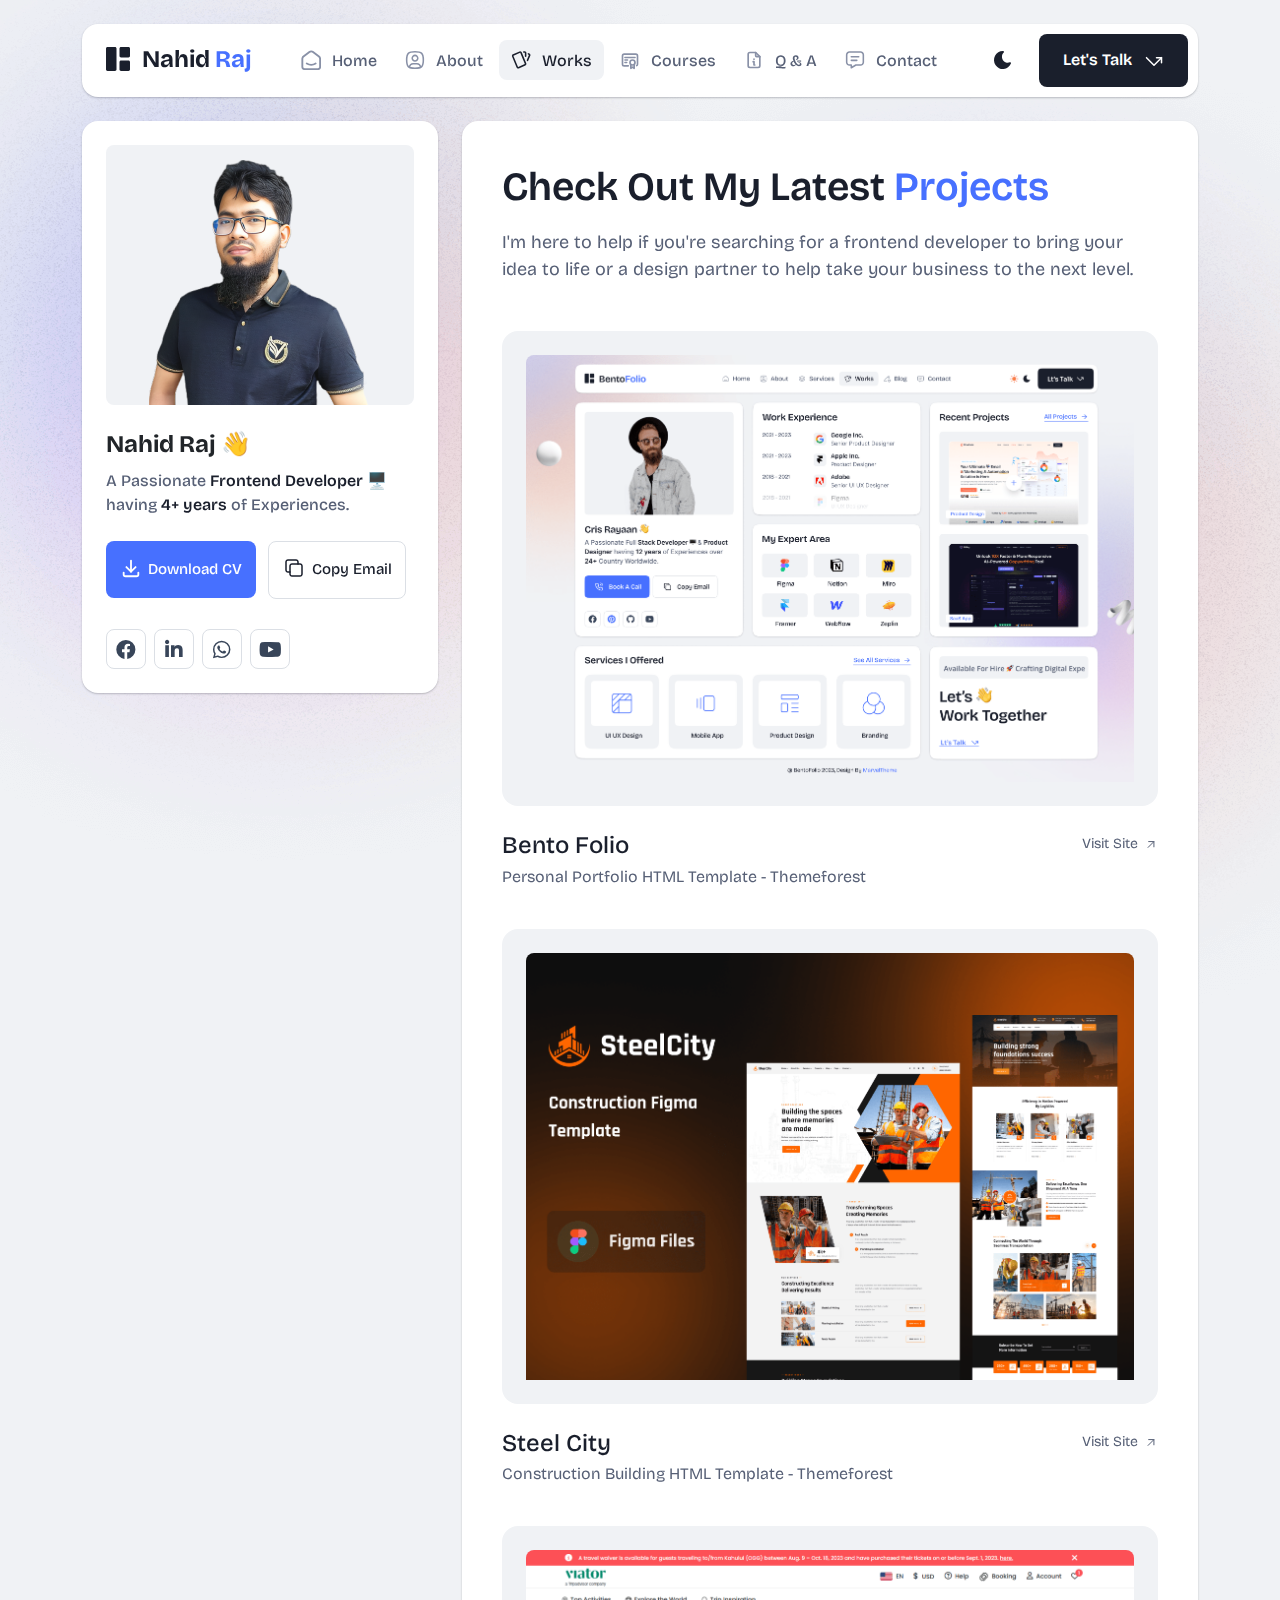
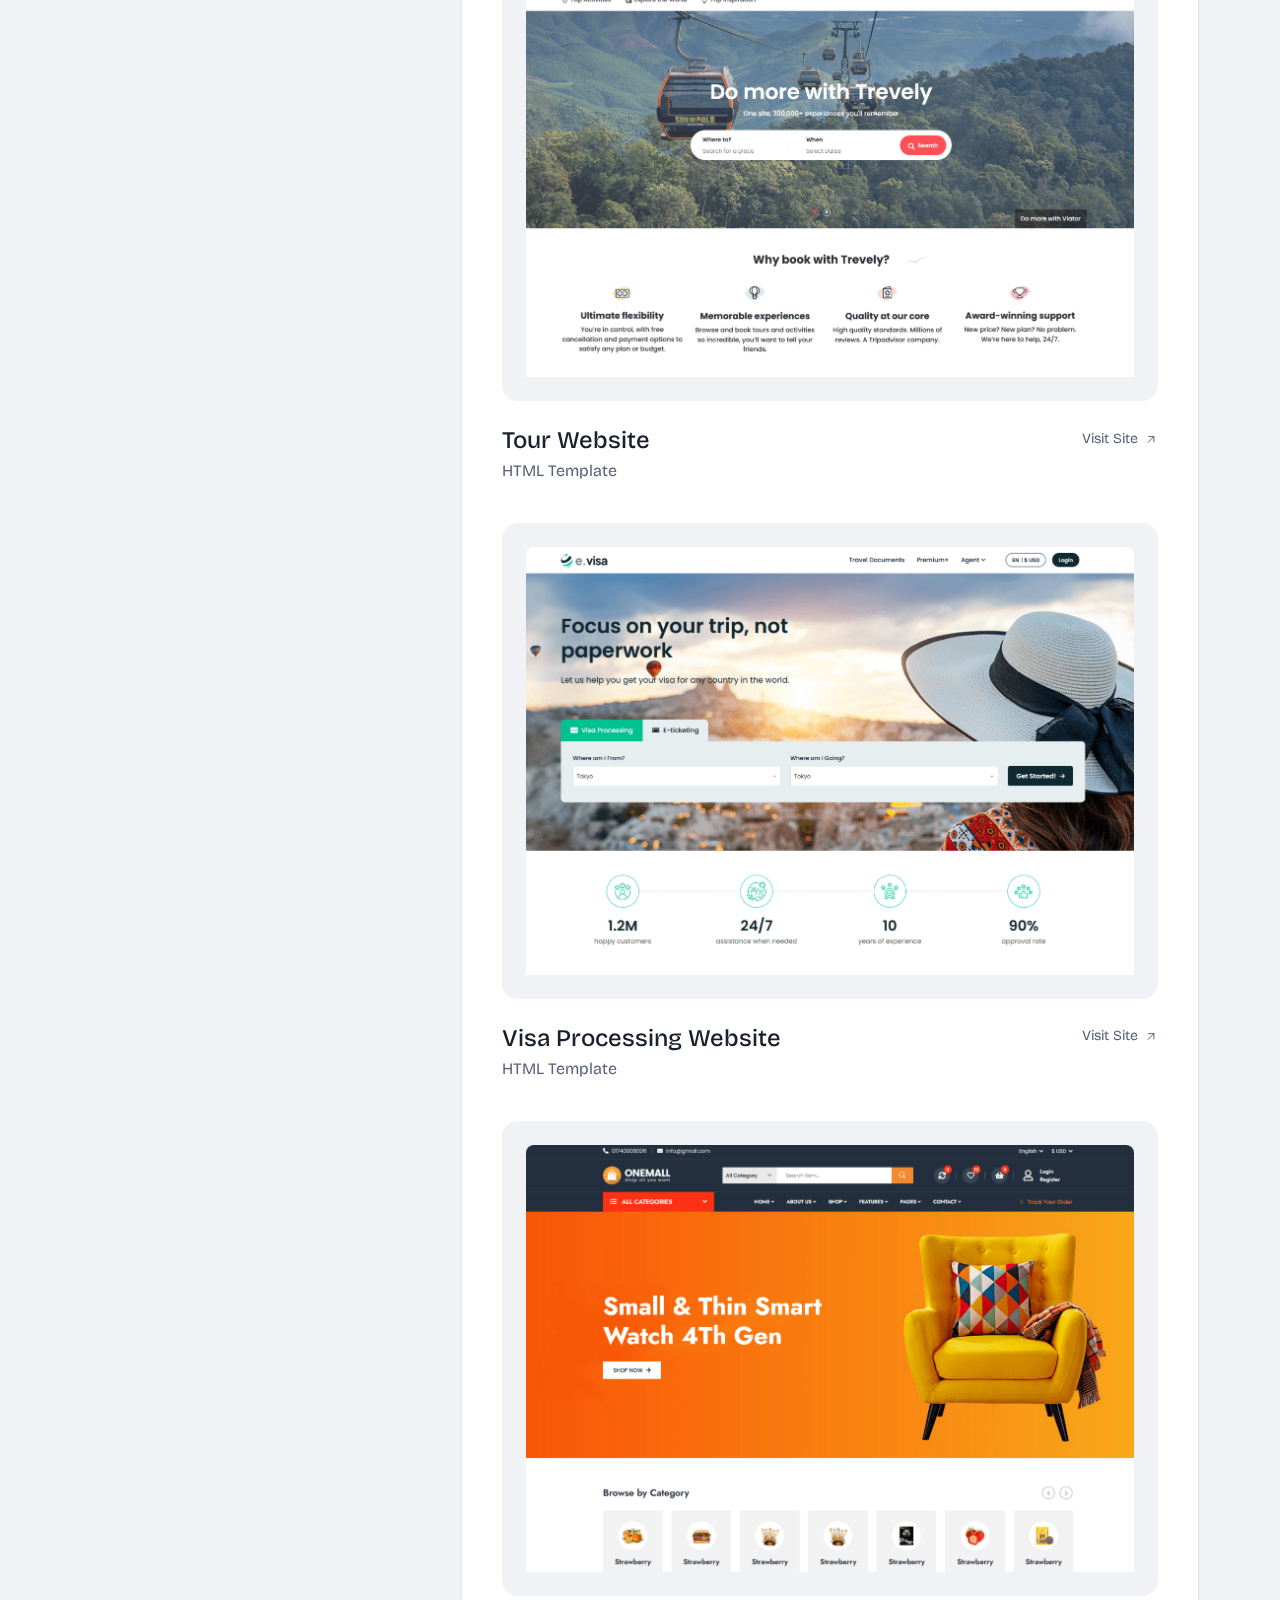
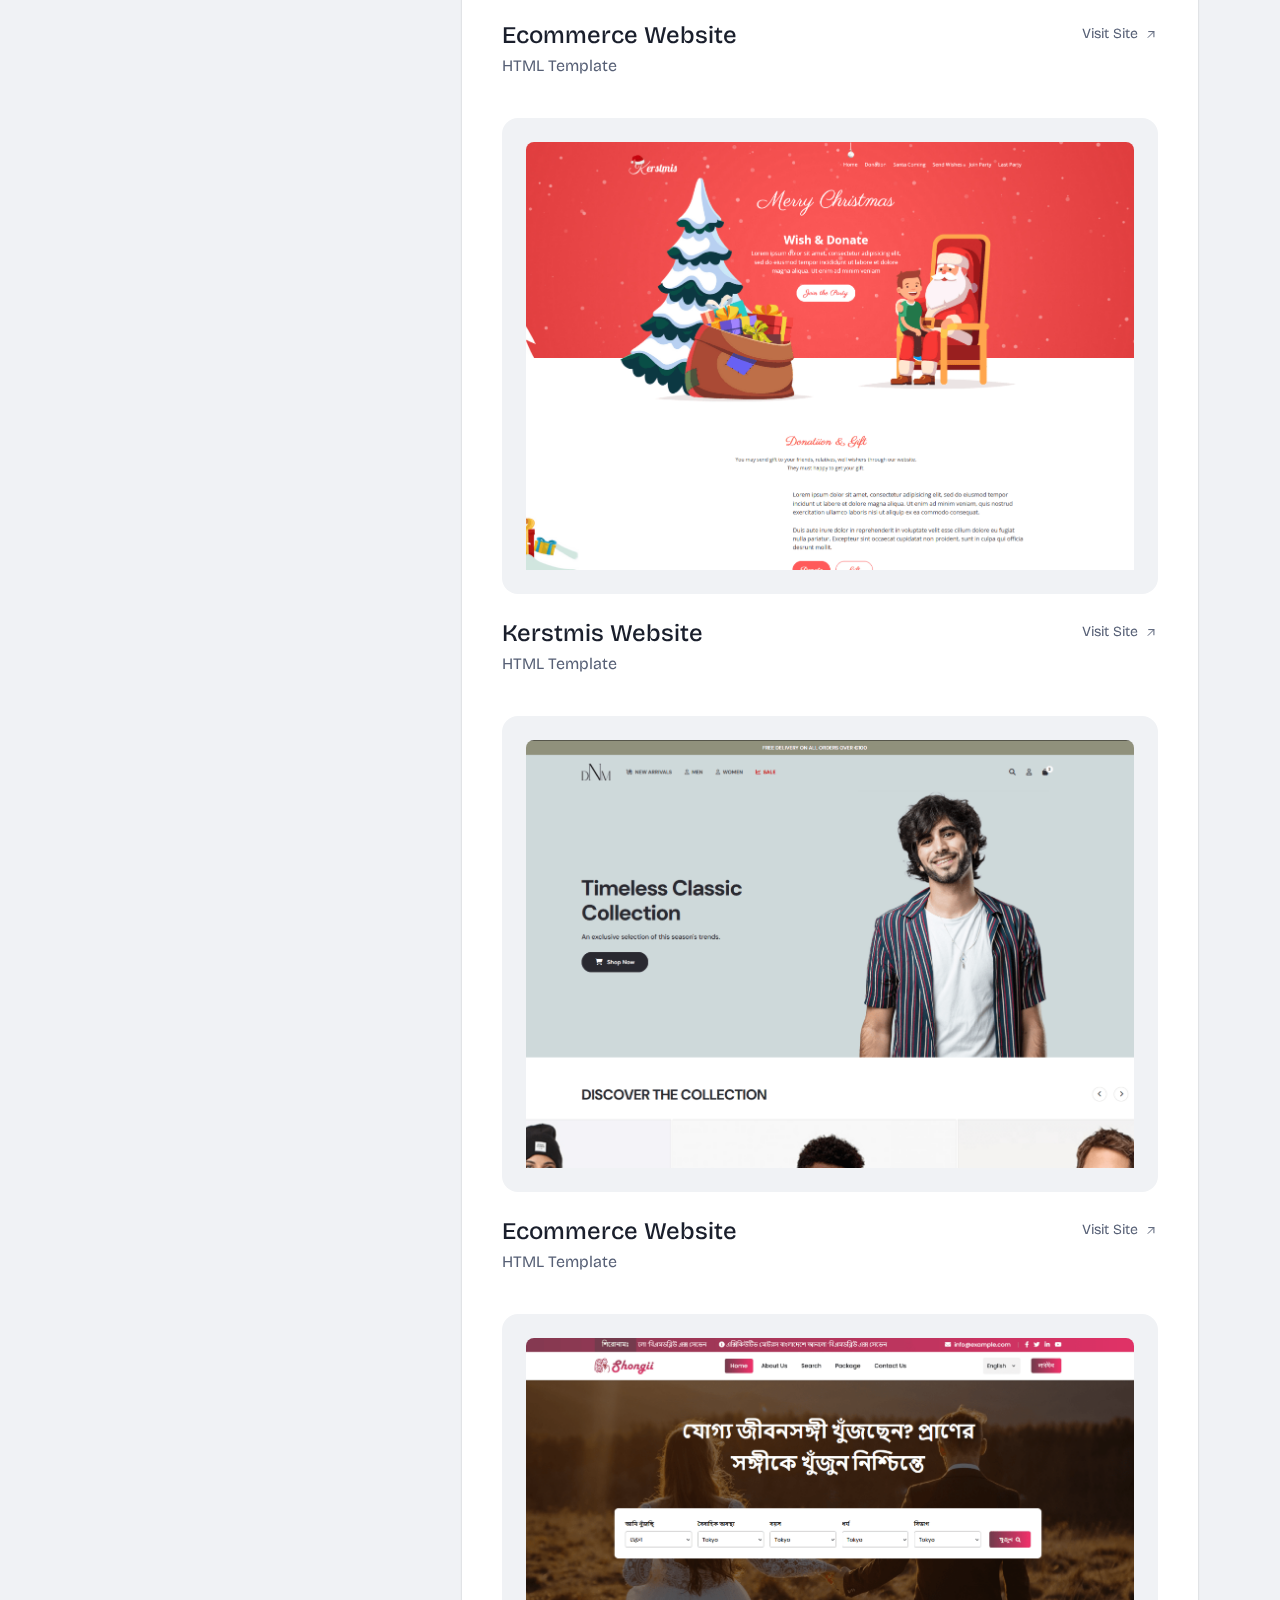
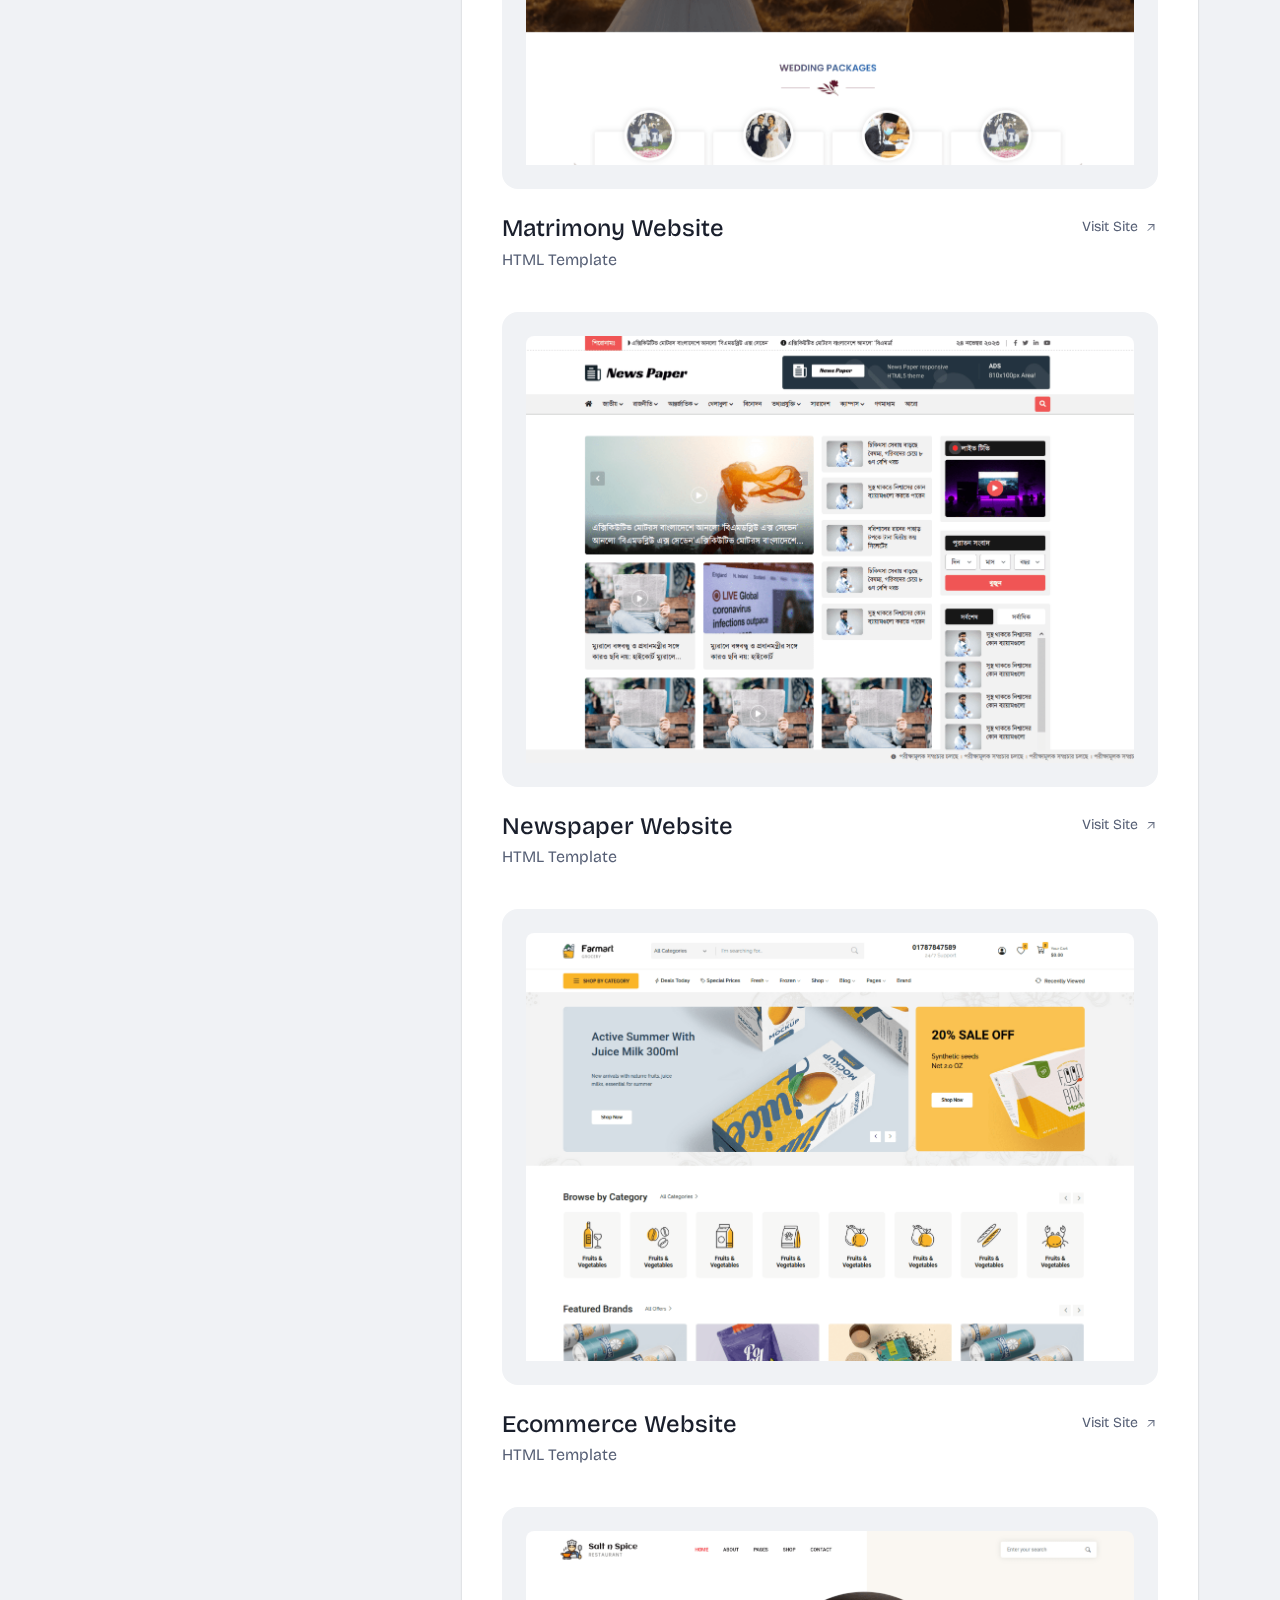
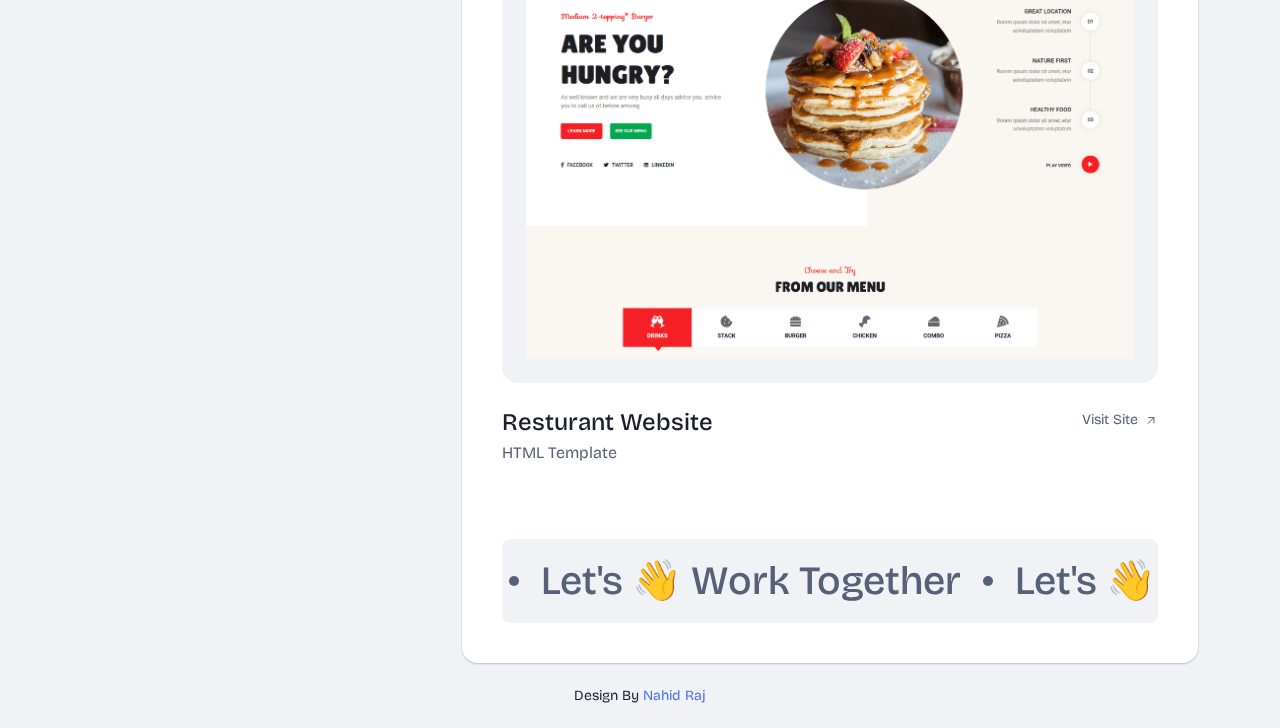
<file: portfolio.html>
<!DOCTYPE html>
<html lang="en">

<head>
  <meta charset="UTF-8">
  <meta http-equiv="X-UA-Compatible" content="IE=edge">
  <title>Bentofolio - Tailwind Personal Portfolio Template</title>
  <meta name="description" content="Bentofolio - Tailwind Personal Portfolio Template">
  <meta name="viewport" content="width=device-width, initial-scale=1">

  <link rel="shortcut icon" type="image/x-icon" href="assets/img/favicon.svg">
  <!-- Place favicon.ico in the root directory -->

  <!-- CSS here -->
  <link rel="stylesheet" href="assets/css/bootstrap.min.css">
  <link rel="stylesheet" href="assets/fontawsome/css/all.min.css">
  <link rel="stylesheet" href="assets/fontawsome/css/fontawesome.min.css">
  <link rel="stylesheet" href="assets/css/slick.css">
  <link rel="stylesheet" href="assets/css/magnific-popup.css">
  <link rel="stylesheet" href="assets/css/style.css">
  <link rel="stylesheet" href="assets/css/responsive.css">
</head>

<body>
  <div id="page-content">
    <!-- header part start -->
    <header class="header-area">
      <nav class="navbar">
        <div class="container">
          <div class="menu-container">
            <div class="logo">
              <a class="navbar-brand me-0" href="index.html">
                <svg width="24" height="24" viewBox="0 0 24 24" fill="none" xmlns="http://www.w3.org/2000/svg">
                  <path
                    d="M0 1.5C0 1.10218 0.158035 0.720644 0.43934 0.43934C0.720644 0.158035 1.10218 0 1.5 0L9 0C9.39782 0 9.77936 0.158035 10.0607 0.43934C10.342 0.720644 10.5 1.10218 10.5 1.5V22.5C10.5 22.8978 10.342 23.2794 10.0607 23.5607C9.77936 23.842 9.39782 24 9 24H1.5C1.10218 24 0.720644 23.842 0.43934 23.5607C0.158035 23.2794 0 22.8978 0 22.5V1.5ZM13.5 1.5C13.5 1.10218 13.658 0.720644 13.9393 0.43934C14.2206 0.158035 14.6022 0 15 0L22.5 0C22.8978 0 23.2794 0.158035 23.5607 0.43934C23.842 0.720644 24 1.10218 24 1.5V9C24 9.39782 23.842 9.77936 23.5607 10.0607C23.2794 10.342 22.8978 10.5 22.5 10.5H15C14.6022 10.5 14.2206 10.342 13.9393 10.0607C13.658 9.77936 13.5 9.39782 13.5 9V1.5ZM13.5 15C13.5 14.6022 13.658 14.2206 13.9393 13.9393C14.2206 13.658 14.6022 13.5 15 13.5H22.5C22.8978 13.5 23.2794 13.658 23.5607 13.9393C23.842 14.2206 24 14.6022 24 15V22.5C24 22.8978 23.842 23.2794 23.5607 23.5607C23.2794 23.842 22.8978 24 22.5 24H15C14.6022 24 14.2206 23.842 13.9393 23.5607C13.658 23.2794 13.5 22.8978 13.5 22.5V15Z"
                    class="logo-icon" />
                </svg>
                <span>Nahid <span class="primary">Raj</span></span>
              </a>
            </div>
            <div class="navbar-main d-flex flex-grow-1">
              <div class="logo inner-logo d-block d-xl-none">
                <a class="navbar-brand me-0" href="index.html">
                  <svg width="24" height="24" viewBox="0 0 24 24" fill="none" xmlns="http://www.w3.org/2000/svg">
                    <path
                      d="M0 1.5C0 1.10218 0.158035 0.720644 0.43934 0.43934C0.720644 0.158035 1.10218 0 1.5 0L9 0C9.39782 0 9.77936 0.158035 10.0607 0.43934C10.342 0.720644 10.5 1.10218 10.5 1.5V22.5C10.5 22.8978 10.342 23.2794 10.0607 23.5607C9.77936 23.842 9.39782 24 9 24H1.5C1.10218 24 0.720644 23.842 0.43934 23.5607C0.158035 23.2794 0 22.8978 0 22.5V1.5ZM13.5 1.5C13.5 1.10218 13.658 0.720644 13.9393 0.43934C14.2206 0.158035 14.6022 0 15 0L22.5 0C22.8978 0 23.2794 0.158035 23.5607 0.43934C23.842 0.720644 24 1.10218 24 1.5V9C24 9.39782 23.842 9.77936 23.5607 10.0607C23.2794 10.342 22.8978 10.5 22.5 10.5H15C14.6022 10.5 14.2206 10.342 13.9393 10.0607C13.658 9.77936 13.5 9.39782 13.5 9V1.5ZM13.5 15C13.5 14.6022 13.658 14.2206 13.9393 13.9393C14.2206 13.658 14.6022 13.5 15 13.5H22.5C22.8978 13.5 23.2794 13.658 23.5607 13.9393C23.842 14.2206 24 14.6022 24 15V22.5C24 22.8978 23.842 23.2794 23.5607 23.5607C23.2794 23.842 22.8978 24 22.5 24H15C14.6022 24 14.2206 23.842 13.9393 23.5607C13.658 23.2794 13.5 22.8978 13.5 22.5V15Z"
                      class="logo-icon" />
                  </svg>
                  <span>Nahid <span class="primary">Raj</span></span>
                </a>
              </div>
              <ul class="navbar-info mx-auto">
                <li class="nav-item">
                  <a class="nav-link" aria-current="page" href="index.html">
                    <svg class="nav-icon" viewBox="0 0 15 15" fill="none" xmlns="http://www.w3.org/2000/svg">
                      <path
                        d="M13.475 4.92481L9.03083 1.46814C8.64082 1.16473 8.1608 1 7.66667 1C7.17254 1 6.69251 1.16473 6.3025 1.46814L1.8575 4.92481C1.59037 5.13254 1.37424 5.39858 1.22563 5.7026C1.07701 6.00662 0.99984 6.34058 1 6.67897V12.679C1 13.121 1.17559 13.5449 1.48816 13.8575C1.80072 14.17 2.22464 14.3456 2.66667 14.3456H12.6667C13.1087 14.3456 13.5326 14.17 13.8452 13.8575C14.1577 13.5449 14.3333 13.121 14.3333 12.679V6.67897C14.3333 5.99314 14.0167 5.34564 13.475 4.92481Z"
                        stroke-width="1.4" stroke-linecap="round" stroke-linejoin="round" />
                      <path d="M10.9753 10.1665C9.13359 11.2773 6.14859 11.2773 4.30859 10.1665" stroke-width="1.4"
                        stroke-linecap="round" stroke-linejoin="round" />
                    </svg>
                    <span>Home</span>
                  </a>
                </li>
                <li class="nav-item">
                  <a class="nav-link" href="about.html">
                    <svg class="nav-icon" viewBox="0 0 18 18" fill="none" xmlns="http://www.w3.org/2000/svg">
                      <path
                        d="M9 9.8335C9.66304 9.8335 10.2989 9.5701 10.7678 9.10126C11.2366 8.63242 11.5 7.99654 11.5 7.3335C11.5 6.67045 11.2366 6.03457 10.7678 5.56573C10.2989 5.09689 9.66304 4.8335 9 4.8335C8.33696 4.8335 7.70107 5.09689 7.23223 5.56573C6.76339 6.03457 6.5 6.67045 6.5 7.3335C6.5 7.99654 6.76339 8.63242 7.23223 9.10126C7.70107 9.5701 8.33696 9.8335 9 9.8335Z"
                        stroke-width="1.4" stroke-linecap="round" stroke-linejoin="round" />
                      <path
                        d="M9 1.5C15 1.5 16.5 3 16.5 9C16.5 15 15 16.5 9 16.5C3 16.5 1.5 15 1.5 9C1.5 3 3 1.5 9 1.5Z"
                        stroke-width="1.4" stroke-linecap="round" stroke-linejoin="round" />
                      <path
                        d="M4 15.7085V15.6668C4 14.7828 4.35119 13.9349 4.97631 13.3098C5.60143 12.6847 6.44928 12.3335 7.33333 12.3335H10.6667C11.5507 12.3335 12.3986 12.6847 13.0237 13.3098C13.6488 13.9349 14 14.7828 14 15.6668V15.7085"
                        stroke-width="1.4" stroke-linecap="round" stroke-linejoin="round" />
                    </svg>
                    About
                  </a>
                </li>
                <li class="nav-item">
                  <a class="nav-link active" href="portfolio.html">
                    <svg class="nav-icon" viewBox="0 0 18 17" fill="none" xmlns="http://www.w3.org/2000/svg">
                      <path
                        d="M2.00326 3.99733L7.95159 1.40649C8.04974 1.36442 8.15533 1.34243 8.26212 1.34181C8.3689 1.34119 8.47473 1.36196 8.57337 1.40289C8.67201 1.44382 8.76145 1.50408 8.83642 1.58013C8.9114 1.65617 8.97039 1.74646 9.00992 1.84566L13.1133 11.764C13.1985 11.9651 13.2014 12.1917 13.1213 12.3949C13.0412 12.5982 12.8845 12.7618 12.6849 12.8507L6.73742 15.4415C6.63922 15.4837 6.53356 15.5058 6.42668 15.5065C6.3198 15.5072 6.21387 15.4864 6.11514 15.4455C6.0164 15.4046 5.92688 15.3442 5.85184 15.2681C5.7768 15.192 5.71778 15.1016 5.67826 15.0023L1.57492 5.08316C1.48963 4.88204 1.48673 4.65546 1.56684 4.45222C1.64696 4.24898 1.80367 4.08616 2.00326 3.99733Z"
                        stroke-width="1.4" stroke-linecap="round" stroke-linejoin="round" />
                      <path
                        d="M11.5 1.3335H12.3333C12.5543 1.3335 12.7663 1.42129 12.9226 1.57757C13.0789 1.73385 13.1667 1.94582 13.1667 2.16683V5.0835"
                        stroke-width="1.4" stroke-linecap="round" stroke-linejoin="round" />
                      <path
                        d="M15.6663 3C15.8863 3.09333 16.0997 3.18083 16.3063 3.2625C16.5098 3.34882 16.6706 3.51241 16.7534 3.71729C16.8362 3.92217 16.8343 4.15155 16.748 4.355L14.833 8.83334"
                        stroke-width="1.4" stroke-linecap="round" stroke-linejoin="round" />
                    </svg>
                    Works
                  </a>
                </li>
                <li class="nav-item">
                  <a class="nav-link" href="courses.html">
                    <svg class="nav-icon"  xmlns="http://www.w3.org/2000/svg"  width="24"  height="24"  viewBox="0 0 24 24"  fill="none"  stroke="currentColor"  stroke-width="2"  stroke-linecap="round"  stroke-linejoin="round"  class="icon icon-tabler icons-tabler-outline icon-tabler-certificate"><path stroke="none" d="M0 0h24v24H0z" fill="none"/><path d="M15 15m-3 0a3 3 0 1 0 6 0a3 3 0 1 0 -6 0" /><path d="M13 17.5v4.5l2 -1.5l2 1.5v-4.5" /><path d="M10 19h-5a2 2 0 0 1 -2 -2v-10c0 -1.1 .9 -2 2 -2h14a2 2 0 0 1 2 2v10a2 2 0 0 1 -1 1.73" /><path d="M6 9l12 0" /><path d="M6 12l3 0" /><path d="M6 15l2 0" /></svg>
                    Courses
                  </a>
                </li>
                <li class="nav-item">
                  <a class="nav-link" href="questions-answers.html">
                    <svg class="nav-icon"  xmlns="http://www.w3.org/2000/svg"  width="24"  height="24"  viewBox="0 0 24 24"  fill="none"  stroke="currentColor"  stroke-width="2"  stroke-linecap="round"  stroke-linejoin="round"  class="icon icon-tabler icons-tabler-outline icon-tabler-file-info"><path stroke="none" d="M0 0h24v24H0z" fill="none"/><path d="M14 3v4a1 1 0 0 0 1 1h4" /><path d="M17 21h-10a2 2 0 0 1 -2 -2v-14a2 2 0 0 1 2 -2h7l5 5v11a2 2 0 0 1 -2 2z" /><path d="M11 14h1v4h1" /><path d="M12 11h.01" /></svg>
                    Q & A
                  </a>
                </li>
                <li class="nav-item">
                  <a class="nav-link" href="contact.html">
                    <svg class="nav-icon" viewBox="0 0 18 17" fill="none" xmlns="http://www.w3.org/2000/svg">
                      <path d="M5.66699 5.5H12.3337" stroke-width="1.4" stroke-linecap="round"
                        stroke-linejoin="round" />
                      <path d="M5.66699 8.8335H10.667" stroke-width="1.4" stroke-linecap="round"
                        stroke-linejoin="round" />
                      <path
                        d="M14 1.3335C14.663 1.3335 15.2989 1.59689 15.7678 2.06573C16.2366 2.53457 16.5 3.17045 16.5 3.8335V10.5002C16.5 11.1632 16.2366 11.7991 15.7678 12.2679C15.2989 12.7368 14.663 13.0002 14 13.0002H9.83333L5.66667 15.5002V13.0002H4C3.33696 13.0002 2.70107 12.7368 2.23223 12.2679C1.76339 11.7991 1.5 11.1632 1.5 10.5002V3.8335C1.5 3.17045 1.76339 2.53457 2.23223 2.06573C2.70107 1.59689 3.33696 1.3335 4 1.3335H14Z"
                        stroke-width="1.4" stroke-linecap="round" stroke-linejoin="round" />
                    </svg>
                    Contact
                  </a>
                </li>
              </ul>
              <div class="header-right-info d-flex align-items-center">
                <button class="theme-control-btn">
                  <span class="dark">
                    <svg width="24" height="24" viewBox="0 0 24 24" fill="none" xmlns="http://www.w3.org/2000/svg">
                      <path
                        d="M11.8005 3C10.207 3.0003 8.64356 3.44286 7.27683 4.28049C5.91011 5.11811 4.79139 6.31937 4.04002 7.75612C3.28865 9.19288 2.93281 10.8112 3.01046 12.4386C3.08811 14.0659 3.59633 15.6411 4.48091 16.9963C5.3655 18.3514 6.59326 19.4356 8.03324 20.1333C9.47322 20.8309 11.0714 21.1157 12.6573 20.9574C14.2432 20.7991 15.7573 20.2036 17.0381 19.2344C18.319 18.2652 19.3185 16.9587 19.9301 15.4542C20.2302 14.7162 19.5111 13.9746 18.7875 14.2752C17.5475 14.7888 16.1706 14.8418 14.8963 14.425C13.622 14.0082 12.5308 13.1479 11.8126 11.9937C11.0943 10.8396 10.7943 9.4645 10.9648 8.10764C11.1353 6.75077 11.7655 5.49792 12.7458 4.5669L12.8136 4.4949C13.2986 3.9279 12.913 3.0072 12.1464 3.0072H11.9122L11.8524 3.0018L11.7996 3H11.8005Z"
                        fill="#1A1F2C" />
                    </svg>
                    <small class="theme-text d-block d-xl-none">Change appearance</small>
                  </span>
                  <span class="light">
                    <svg width="24" height="24" viewBox="0 0 24 24" fill="none" xmlns="http://www.w3.org/2000/svg">
                      <path
                        d="M12 19C12.2449 19 12.4813 19.09 12.6644 19.2527C12.8474 19.4155 12.9643 19.6397 12.993 19.883L13 20V21C12.9997 21.2549 12.9021 21.5 12.7272 21.6854C12.5522 21.8707 12.313 21.9822 12.0586 21.9972C11.8042 22.0121 11.5536 21.9293 11.3582 21.7657C11.1627 21.6021 11.0371 21.3701 11.007 21.117L11 21V20C11 19.7348 11.1054 19.4804 11.2929 19.2929C11.4804 19.1054 11.7348 19 12 19Z"
                        fill="#FD7E41" />
                      <path
                        d="M18.3127 16.9099L18.4067 16.9929L19.1067 17.6929C19.2861 17.8729 19.3902 18.1144 19.398 18.3683C19.4057 18.6223 19.3165 18.8697 19.1485 19.0602C18.9804 19.2508 18.7462 19.3702 18.4933 19.3943C18.2403 19.4184 17.9877 19.3454 17.7867 19.1899L17.6927 19.1069L16.9927 18.4069C16.8202 18.2347 16.7165 18.0053 16.7012 17.7619C16.6859 17.5186 16.76 17.278 16.9097 17.0855C17.0593 16.893 17.2741 16.7618 17.5137 16.7166C17.7533 16.6713 18.0012 16.7152 18.2107 16.8399L18.3127 16.9099Z"
                        fill="#FD7E41" />
                      <path
                        d="M7.00747 16.993C7.17965 17.1652 7.28308 17.3943 7.29836 17.6373C7.31364 17.8803 7.23972 18.1206 7.09047 18.313L7.00747 18.407L6.30747 19.107C6.12751 19.2863 5.88604 19.3905 5.63209 19.3982C5.37814 19.406 5.13076 19.3168 4.94019 19.1487C4.74963 18.9807 4.63017 18.7464 4.60607 18.4935C4.58198 18.2406 4.65506 17.988 4.81047 17.787L4.89347 17.693L5.59347 16.993C5.781 16.8055 6.03531 16.7002 6.30047 16.7002C6.56563 16.7002 6.81994 16.8055 7.00747 16.993Z"
                        fill="#FD7E41" />
                      <path
                        d="M3.99987 11C4.25475 11.0003 4.4999 11.0979 4.68524 11.2728C4.87057 11.4478 4.9821 11.687 4.99704 11.9414C5.01198 12.1958 4.92919 12.4464 4.7656 12.6418C4.60201 12.8373 4.36996 12.9629 4.11687 12.993L3.99987 13H2.99987C2.74499 12.9997 2.49984 12.9021 2.3145 12.7272C2.12916 12.5522 2.01763 12.313 2.0027 12.0586C1.98776 11.8042 2.07054 11.5536 2.23413 11.3582C2.39772 11.1627 2.62977 11.0371 2.88287 11.007L2.99987 11H3.99987Z"
                        fill="#FD7E41" />
                      <path
                        d="M20.9999 11C21.2547 11.0003 21.4999 11.0979 21.6852 11.2728C21.8706 11.4478 21.9821 11.687 21.997 11.9414C22.012 12.1958 21.9292 12.4464 21.7656 12.6418C21.602 12.8373 21.37 12.9629 21.1169 12.993L20.9999 13H19.9999C19.745 12.9997 19.4998 12.9021 19.3145 12.7272C19.1292 12.5522 19.0176 12.313 19.0027 12.0586C18.9878 11.8042 19.0705 11.5536 19.2341 11.3582C19.3977 11.1627 19.6298 11.0371 19.8829 11.007L19.9999 11H20.9999Z"
                        fill="#FD7E41" />
                      <path
                        d="M6.21264 4.80985L6.30664 4.89285L7.00664 5.59285C7.18599 5.77281 7.29011 6.01429 7.29787 6.26824C7.30562 6.52219 7.21642 6.76957 7.04839 6.96013C6.88036 7.1507 6.64609 7.27016 6.39316 7.29425C6.14024 7.31834 5.88763 7.24526 5.68664 7.08985L5.59264 7.00685L4.89264 6.30685C4.72073 6.13453 4.61757 5.90543 4.6025 5.66248C4.58744 5.41954 4.6615 5.17945 4.8108 4.98721C4.9601 4.79497 5.1744 4.66378 5.41351 4.61824C5.65262 4.57271 5.90013 4.61594 6.10964 4.73985L6.21264 4.80985Z"
                        fill="#FD7E41" />
                      <path
                        d="M19.1071 4.89288C19.2793 5.06508 19.3827 5.29418 19.398 5.5372C19.4132 5.78023 19.3393 6.02048 19.1901 6.21288L19.1071 6.30688L18.4071 7.00688C18.2271 7.18623 17.9856 7.29036 17.7317 7.29811C17.4777 7.30587 17.2304 7.21667 17.0398 7.04864C16.8492 6.8806 16.7298 6.64633 16.7057 6.39341C16.6816 6.14049 16.7547 5.88788 16.9101 5.68688L16.9931 5.59288L17.6931 4.89288C17.8806 4.70541 18.1349 4.6001 18.4001 4.6001C18.6652 4.6001 18.9196 4.70541 19.1071 4.89288Z"
                        fill="#FD7E41" />
                      <path
                        d="M12 2C12.2449 2.00003 12.4813 2.08996 12.6644 2.25272C12.8474 2.41547 12.9643 2.63975 12.993 2.883L13 3V4C12.9997 4.25488 12.9021 4.50003 12.7272 4.68537C12.5522 4.8707 12.313 4.98223 12.0586 4.99717C11.8042 5.01211 11.5536 4.92933 11.3582 4.76573C11.1627 4.60214 11.0371 4.3701 11.007 4.117L11 4V3C11 2.73478 11.1054 2.48043 11.2929 2.29289C11.4804 2.10536 11.7348 2 12 2Z"
                        fill="#FD7E41" />
                      <path
                        d="M12 7C12.9797 6.99994 13.9378 7.28769 14.7553 7.8275C15.5729 8.36731 16.2138 9.1354 16.5986 10.0364C16.9833 10.9373 17.0949 11.9315 16.9195 12.8953C16.7441 13.8592 16.2893 14.7502 15.6118 15.4579C14.9343 16.1655 14.0638 16.6585 13.1085 16.8756C12.1532 17.0928 11.1552 17.0245 10.2383 16.6793C9.3215 16.334 8.52629 15.7271 7.95146 14.9338C7.37663 14.1405 7.04752 13.1958 7.005 12.217L7 12L7.005 11.783C7.06092 10.4958 7.61161 9.27978 8.54222 8.38866C9.47284 7.49754 10.7115 7.00007 12 7Z"
                        fill="#FD7E41" />
                    </svg>
                    <small class="theme-text d-block d-xl-none">Change appearance</small>
                  </span>
                </button>
                <a href="contact.html" class="lets-talk-btn">
                  Let's Talk
                  <svg class="icon" width="20" height="20" viewBox="0 0 20 20" fill="none"
                    xmlns="http://www.w3.org/2000/svg">
                    <path d="M17.5 11.6665V6.6665H12.5" stroke="white" stroke-width="1.5" stroke-linecap="round"
                      stroke-linejoin="round" />
                    <path d="M17.5 6.6665L10 14.1665L2.5 6.6665" stroke="white" stroke-width="1.5"
                      stroke-linecap="round" stroke-linejoin="round" />
                  </svg>
                </a>
              </div>
            </div>
            <div class="mobile-menu-overlay d-block d-lg-none"></div>
            <div class="mobile-menu-control-bar d-block d-xl-none">
              <button class="mobile-menu-control-bar">
                <i class="fas fa-bars"></i>
              </button>
            </div>
          </div>
        </div>
      </nav>
    </header>
    <!-- header part end -->

    <!-- main area part start -->
    <main>

      <section class="content-box-area mt-4">
        <div class="container">
          <div class="row g-4">
            <div class="col-xl-4">
              <div class="card profile-card">
                <div class="card-body">
                  <div class="image text-center">
                    <img src="assets/img/images/profile.png" alt="profile">
                  </div>
                  <div class="text">
                    <h3 class="card-title">Nahid Raj 👋</h3>
                    <p>A Passionate <span>Frontend Developer</span> 🖥️</span> having
                      <span>4+
                        years</span> of Experiences.</p>
                    <div class="common-button-groups">
                      <a class="btn btn-call" href="./assets/cv/cv.pdf" download>
                        <svg xmlns="http://www.w3.org/2000/svg"  width="22"  height="22"  viewBox="0 0 24 24"  fill="none"  stroke="currentColor"  stroke-width="2"  stroke-linecap="round"  stroke-linejoin="round"  class="icon icon-tabler icons-tabler-outline icon-tabler-download"><path stroke="none" d="M0 0h24v24H0z" fill="none"/><path d="M4 17v2a2 2 0 0 0 2 2h12a2 2 0 0 0 2 -2v-2" /><path d="M7 11l5 5l5 -5" /><path d="M12 4l0 12" /></svg>
                        Download CV
                      </a>
                      <button class="btn btn-copy" data-clipboard-text="nahidraj.web@gmail.com">
                        <svg class="icon" width="24" height="24" viewBox="0 0 24 24" fill="none"
                          xmlns="http://www.w3.org/2000/svg">
                          <path
                            d="M8 10C8 9.46957 8.21071 8.96086 8.58579 8.58579C8.96086 8.21071 9.46957 8 10 8H18C18.5304 8 19.0391 8.21071 19.4142 8.58579C19.7893 8.96086 20 9.46957 20 10V18C20 18.5304 19.7893 19.0391 19.4142 19.4142C19.0391 19.7893 18.5304 20 18 20H10C9.46957 20 8.96086 19.7893 8.58579 19.4142C8.21071 19.0391 8 18.5304 8 18V10Z"
                            stroke-width="1.5" stroke-linecap="round" stroke-linejoin="round" />
                          <path
                            d="M16 8V6C16 5.46957 15.7893 4.96086 15.4142 4.58579C15.0391 4.21071 14.5304 4 14 4H6C5.46957 4 4.96086 4.21071 4.58579 4.58579C4.21071 4.96086 4 5.46957 4 6V14C4 14.5304 4.21071 15.0391 4.58579 15.4142C4.96086 15.7893 5.46957 16 6 16H8"
                            stroke-width="1.5" stroke-linecap="round" stroke-linejoin="round" />
                        </svg>
                        Copy Email
                      </button>
                    </div>
                    <div class="social-media-icon">
                      <ul class="list-unstyled">
                        <li><a href="https://www.facebook.com/nahid.web" target="_blank"><i
                              class="fab fa-facebook"></i></a></li>
                        <li><a href="https://www.linkedin.com/in/khairul-alam-nahid/" target="_blank"><i
                              class="fab fa-linkedin-in"></i></a></li>
                        <li><a href="https://wa.me/8801408990298" target="_blank"><i class="fab fa-whatsapp"></i></a>
                        </li>
                        <li><a href="https://www.youtube.com/@nahidraj12/videos" target="_blank"><i
                              class="fab fa-youtube"></i></a></li>
                      </ul>
                    </div>
                  </div>
                </div>
              </div>
            </div>
            <div class="col-xl-8">
              <div class="card content-box-card">
                <div class="card-body portfolio-card">
                  <div class="top-info">
                    <div class="text">
                      <h1 class="main-title">Check Out My Latest <span>Projects</span></h1>
                      <p>I'm here to help if you're searching for a frontend developer to bring your idea to life or a
                        design partner to help take your business to the next level.</p>
                    </div>
                  </div>
                  <div class="portfolio-area">
                    <div class="row g-3">
                      <div class="col-lg-12">
                        <div class="portfolio-item">
                          <div class="image">
                            <img src="assets/img/projects/project-1.png" alt="project-1" class="img-fluid w-100">
                            <a href="https://preview.themeforest.net/item/bentofolio-personal-portfolio-html-template/full_screen_preview/51631114?_ga=2.104978054.425373337.1713418072-823630576.1692453432&_gac=1.190165465.1712118821.Cj0KCQjw2a6wBhCVARIsABPeH1uwfXRiwUnvuLZ-sCt2fLUnvxmKbXlfvLVuDDPo1852M3_jJgFuneAaAgybEALw_wcB" target="_blank"
                              class="gallery-popup full-image-preview parent-container">
                              <svg class="icon" xmlns="http://www.w3.org/2000/svg" viewBox="0 0 20 20" fill="none"
                                stroke="currentColor" stroke-linecap="round" stroke-linejoin="round" stroke-width="1.5">
                                <path d="M10 4.167v11.666M4.167 10h11.666"></path>
                              </svg>
                            </a>
                          </div>
                          <div class="text">
                            <div class="info">
                              <a href="https://preview.themeforest.net/item/bentofolio-personal-portfolio-html-template/full_screen_preview/51631114?_ga=2.104978054.425373337.1713418072-823630576.1692453432&_gac=1.190165465.1712118821.Cj0KCQjw2a6wBhCVARIsABPeH1uwfXRiwUnvuLZ-sCt2fLUnvxmKbXlfvLVuDDPo1852M3_jJgFuneAaAgybEALw_wcB" target="_blank" class="title">Bento Folio</a>
                              <p class="subtitle">Personal Portfolio HTML Template - Themeforest</p>
                            </div>
                            <div class="visite-btn">
                              <a href="https://preview.themeforest.net/item/bentofolio-personal-portfolio-html-template/full_screen_preview/51631114?_ga=2.104978054.425373337.1713418072-823630576.1692453432&_gac=1.190165465.1712118821.Cj0KCQjw2a6wBhCVARIsABPeH1uwfXRiwUnvuLZ-sCt2fLUnvxmKbXlfvLVuDDPo1852M3_jJgFuneAaAgybEALw_wcB" target="_blank">Visit Site
                                <svg class="arrow-up" width="14" height="15" viewBox="0 0 14 15" fill="none"
                                  xmlns="http://www.w3.org/2000/svg">
                                  <path d="M9.91634 4.5835L4.08301 10.4168" stroke-linecap="round"
                                    stroke-linejoin="round"></path>
                                  <path d="M4.66699 4.5835H9.91699V9.8335" stroke-linecap="round"
                                    stroke-linejoin="round"></path>
                                </svg>
                              </a>
                            </div>
                          </div>
                        </div>
                      </div>
                      <div class="col-lg-12">
                        <div class="portfolio-item">
                          <div class="image">
                            <img src="assets/img/projects/project-2.png" alt="project-1" class="img-fluid w-100">
                            <a href="https://preview.themeforest.net/item/steelcity-construction-html-template/full_screen_preview/48900404?_ga=2.81783191.1666784148.1712308167-823630576.1692453432&_gac=1.154145354.1712118821.Cj0KCQjw2a6wBhCVARIsABPeH1uwfXRiwUnvuLZ-sCt2fLUnvxmKbXlfvLVuDDPo1852M3_jJgFuneAaAgybEALw_wcB" target="_blank"
                              class="gallery-popup full-image-preview parent-container">
                              <svg class="icon" xmlns="http://www.w3.org/2000/svg" viewBox="0 0 20 20" fill="none"
                                stroke="currentColor" stroke-linecap="round" stroke-linejoin="round" stroke-width="1.5">
                                <path d="M10 4.167v11.666M4.167 10h11.666"></path>
                              </svg>
                            </a>
                          </div>
                          <div class="text">
                            <div class="info">
                              <a href="https://preview.themeforest.net/item/steelcity-construction-html-template/full_screen_preview/48900404?_ga=2.81783191.1666784148.1712308167-823630576.1692453432&_gac=1.154145354.1712118821.Cj0KCQjw2a6wBhCVARIsABPeH1uwfXRiwUnvuLZ-sCt2fLUnvxmKbXlfvLVuDDPo1852M3_jJgFuneAaAgybEALw_wcB" target="_blank" class="title">Steel City</a>
                              <p class="subtitle">Construction Building HTML Template - Themeforest</p>
                            </div>
                            <div class="visite-btn">
                              <a href="https://preview.themeforest.net/item/steelcity-construction-html-template/full_screen_preview/48900404?_ga=2.81783191.1666784148.1712308167-823630576.1692453432&_gac=1.154145354.1712118821.Cj0KCQjw2a6wBhCVARIsABPeH1uwfXRiwUnvuLZ-sCt2fLUnvxmKbXlfvLVuDDPo1852M3_jJgFuneAaAgybEALw_wcB" target="_blank">Visit Site
                                <svg class="arrow-up" width="14" height="15" viewBox="0 0 14 15" fill="none"
                                  xmlns="http://www.w3.org/2000/svg">
                                  <path d="M9.91634 4.5835L4.08301 10.4168" stroke-linecap="round"
                                    stroke-linejoin="round"></path>
                                  <path d="M4.66699 4.5835H9.91699V9.8335" stroke-linecap="round"
                                    stroke-linejoin="round"></path>
                                </svg>
                              </a>
                            </div>
                          </div>
                        </div>
                      </div>
                      <div class="col-lg-12">
                        <div class="portfolio-item">
                          <div class="image">
                            <img src="assets/img/projects/project-3.png" alt="project-1" class="img-fluid w-100">
                            <a href="https://new-min-tour.netlify.app/" target="_blank"
                              class="gallery-popup full-image-preview parent-container">
                              <svg class="icon" xmlns="http://www.w3.org/2000/svg" viewBox="0 0 20 20" fill="none"
                                stroke="currentColor" stroke-linecap="round" stroke-linejoin="round" stroke-width="1.5">
                                <path d="M10 4.167v11.666M4.167 10h11.666"></path>
                              </svg>
                            </a>
                          </div>
                          <div class="text">
                            <div class="info">
                              <a href="https://new-min-tour.netlify.app/" target="_blank" class="title">Tour Website</a>
                              <p class="subtitle">HTML Template</p>
                            </div>
                            <div class="visite-btn">
                              <a href="https://new-min-tour.netlify.app/" target="_blank">Visit Site
                                <svg class="arrow-up" width="14" height="15" viewBox="0 0 14 15" fill="none"
                                  xmlns="http://www.w3.org/2000/svg">
                                  <path d="M9.91634 4.5835L4.08301 10.4168" stroke-linecap="round"
                                    stroke-linejoin="round"></path>
                                  <path d="M4.66699 4.5835H9.91699V9.8335" stroke-linecap="round"
                                    stroke-linejoin="round"></path>
                                </svg>
                              </a>
                            </div>
                          </div>
                        </div>
                      </div>
                      <div class="col-lg-12">
                        <div class="portfolio-item">
                          <div class="image">
                            <img src="assets/img/projects/project-4.png" alt="project-1" class="img-fluid w-100">
                            <a href="https://visa-processing.netlify.app/" target="_blank"
                              class="gallery-popup full-image-preview parent-container">
                              <svg class="icon" xmlns="http://www.w3.org/2000/svg" viewBox="0 0 20 20" fill="none"
                                stroke="currentColor" stroke-linecap="round" stroke-linejoin="round" stroke-width="1.5">
                                <path d="M10 4.167v11.666M4.167 10h11.666"></path>
                              </svg>
                            </a>
                          </div>
                          <div class="text">
                            <div class="info">
                              <a href="https://visa-processing.netlify.app/" target="_blank" class="title">Visa Processing Website</a>
                              <p class="subtitle">HTML Template</p>
                            </div>
                            <div class="visite-btn">
                              <a href="https://visa-processing.netlify.app/" target="_blank">Visit Site
                                <svg class="arrow-up" width="14" height="15" viewBox="0 0 14 15" fill="none"
                                  xmlns="http://www.w3.org/2000/svg">
                                  <path d="M9.91634 4.5835L4.08301 10.4168" stroke-linecap="round"
                                    stroke-linejoin="round"></path>
                                  <path d="M4.66699 4.5835H9.91699V9.8335" stroke-linecap="round"
                                    stroke-linejoin="round"></path>
                                </svg>
                              </a>
                            </div>
                          </div>
                        </div>
                      </div>
                      <div class="col-lg-12">
                        <div class="portfolio-item">
                          <div class="image">
                            <img src="assets/img/projects/project-5.png" alt="project-1" class="img-fluid w-100">
                            <a href="https://themeforest-ecommerce.netlify.app/" target="_blank"
                              class="gallery-popup full-image-preview parent-container">
                              <svg class="icon" xmlns="http://www.w3.org/2000/svg" viewBox="0 0 20 20" fill="none"
                                stroke="currentColor" stroke-linecap="round" stroke-linejoin="round" stroke-width="1.5">
                                <path d="M10 4.167v11.666M4.167 10h11.666"></path>
                              </svg>
                            </a>
                          </div>
                          <div class="text">
                            <div class="info">
                              <a href="https://themeforest-ecommerce.netlify.app/" target="_blank" class="title">Ecommerce Website</a>
                              <p class="subtitle">HTML Template</p>
                            </div>
                            <div class="visite-btn">
                              <a href="https://themeforest-ecommerce.netlify.app/" target="_blank">Visit Site
                                <svg class="arrow-up" width="14" height="15" viewBox="0 0 14 15" fill="none"
                                  xmlns="http://www.w3.org/2000/svg">
                                  <path d="M9.91634 4.5835L4.08301 10.4168" stroke-linecap="round"
                                    stroke-linejoin="round"></path>
                                  <path d="M4.66699 4.5835H9.91699V9.8335" stroke-linecap="round"
                                    stroke-linejoin="round"></path>
                                </svg>
                              </a>
                            </div>
                          </div>
                        </div>
                      </div>
                      <div class="col-lg-12">
                        <div class="portfolio-item">
                          <div class="image">
                            <img src="assets/img/projects/project-6.png" alt="project-1" class="img-fluid w-100">
                            <a href="https://khairulalamnahid.github.io/Kerstmis/" target="_blank"
                              class="gallery-popup full-image-preview parent-container">
                              <svg class="icon" xmlns="http://www.w3.org/2000/svg" viewBox="0 0 20 20" fill="none"
                                stroke="currentColor" stroke-linecap="round" stroke-linejoin="round" stroke-width="1.5">
                                <path d="M10 4.167v11.666M4.167 10h11.666"></path>
                              </svg>
                            </a>
                          </div>
                          <div class="text">
                            <div class="info">
                              <a href="https://khairulalamnahid.github.io/Kerstmis/" target="_blank" class="title">Kerstmis Website</a>
                              <p class="subtitle">HTML Template</p>
                            </div>
                            <div class="visite-btn">
                              <a href="https://khairulalamnahid.github.io/Kerstmis/" target="_blank">Visit Site
                                <svg class="arrow-up" width="14" height="15" viewBox="0 0 14 15" fill="none"
                                  xmlns="http://www.w3.org/2000/svg">
                                  <path d="M9.91634 4.5835L4.08301 10.4168" stroke-linecap="round"
                                    stroke-linejoin="round"></path>
                                  <path d="M4.66699 4.5835H9.91699V9.8335" stroke-linecap="round"
                                    stroke-linejoin="round"></path>
                                </svg>
                              </a>
                            </div>
                          </div>
                        </div>
                      </div>
                      <div class="col-lg-12">
                        <div class="portfolio-item">
                          <div class="image">
                            <img src="assets/img/projects/project-8.png" alt="project-1" class="img-fluid w-100">
                            <a href="https://ecommerce-mens.netlify.app/" target="_blank"
                              class="gallery-popup full-image-preview parent-container">
                              <svg class="icon" xmlns="http://www.w3.org/2000/svg" viewBox="0 0 20 20" fill="none"
                                stroke="currentColor" stroke-linecap="round" stroke-linejoin="round" stroke-width="1.5">
                                <path d="M10 4.167v11.666M4.167 10h11.666"></path>
                              </svg>
                            </a>
                          </div>
                          <div class="text">
                            <div class="info">
                              <a href="https://ecommerce-mens.netlify.app/" target="_blank" class="title">Ecommerce Website</a>
                              <p class="subtitle">HTML Template</p>
                            </div>
                            <div class="visite-btn">
                              <a href="https://ecommerce-mens.netlify.app/" target="_blank">Visit Site
                                <svg class="arrow-up" width="14" height="15" viewBox="0 0 14 15" fill="none"
                                  xmlns="http://www.w3.org/2000/svg">
                                  <path d="M9.91634 4.5835L4.08301 10.4168" stroke-linecap="round"
                                    stroke-linejoin="round"></path>
                                  <path d="M4.66699 4.5835H9.91699V9.8335" stroke-linecap="round"
                                    stroke-linejoin="round"></path>
                                </svg>
                              </a>
                            </div>
                          </div>
                        </div>
                      </div>
                      <div class="col-lg-12">
                        <div class="portfolio-item">
                          <div class="image">
                            <img src="assets/img/projects/project-7.png" alt="project-1" class="img-fluid w-100">
                            <a href="https://matrimony11.netlify.app/" target="_blank"
                              class="gallery-popup full-image-preview parent-container">
                              <svg class="icon" xmlns="http://www.w3.org/2000/svg" viewBox="0 0 20 20" fill="none"
                                stroke="currentColor" stroke-linecap="round" stroke-linejoin="round" stroke-width="1.5">
                                <path d="M10 4.167v11.666M4.167 10h11.666"></path>
                              </svg>
                            </a>
                          </div>
                          <div class="text">
                            <div class="info">
                              <a href="https://matrimony11.netlify.app/" target="_blank" class="title">Matrimony Website</a>
                              <p class="subtitle">HTML Template</p>
                            </div>
                            <div class="visite-btn">
                              <a href="https://matrimony11.netlify.app/" target="_blank">Visit Site
                                <svg class="arrow-up" width="14" height="15" viewBox="0 0 14 15" fill="none"
                                  xmlns="http://www.w3.org/2000/svg">
                                  <path d="M9.91634 4.5835L4.08301 10.4168" stroke-linecap="round"
                                    stroke-linejoin="round"></path>
                                  <path d="M4.66699 4.5835H9.91699V9.8335" stroke-linecap="round"
                                    stroke-linejoin="round"></path>
                                </svg>
                              </a>
                            </div>
                          </div>
                        </div>
                      </div>
                      <div class="col-lg-12">
                        <div class="portfolio-item">
                          <div class="image">
                            <img src="assets/img/projects/project-9.png" alt="project-1" class="img-fluid w-100">
                            <a href="https://newspaper-website.netlify.app/" target="_blank"
                              class="gallery-popup full-image-preview parent-container">
                              <svg class="icon" xmlns="http://www.w3.org/2000/svg" viewBox="0 0 20 20" fill="none"
                                stroke="currentColor" stroke-linecap="round" stroke-linejoin="round" stroke-width="1.5">
                                <path d="M10 4.167v11.666M4.167 10h11.666"></path>
                              </svg>
                            </a>
                          </div>
                          <div class="text">
                            <div class="info">
                              <a href="https://newspaper-website.netlify.app/" target="_blank" class="title">Newspaper Website</a>
                              <p class="subtitle">HTML Template</p>
                            </div>
                            <div class="visite-btn">
                              <a href="https://newspaper-website.netlify.app/" target="_blank">Visit Site
                                <svg class="arrow-up" width="14" height="15" viewBox="0 0 14 15" fill="none"
                                  xmlns="http://www.w3.org/2000/svg">
                                  <path d="M9.91634 4.5835L4.08301 10.4168" stroke-linecap="round"
                                    stroke-linejoin="round"></path>
                                  <path d="M4.66699 4.5835H9.91699V9.8335" stroke-linecap="round"
                                    stroke-linejoin="round"></path>
                                </svg>
                              </a>
                            </div>
                          </div>
                        </div>
                      </div>
                      <div class="col-lg-12">
                        <div class="portfolio-item">
                          <div class="image">
                            <img src="assets/img/projects/project-10.png" alt="project-1" class="img-fluid w-100">
                            <a href="https://ecommerce-organics.netlify.app/" target="_blank"
                              class="gallery-popup full-image-preview parent-container">
                              <svg class="icon" xmlns="http://www.w3.org/2000/svg" viewBox="0 0 20 20" fill="none"
                                stroke="currentColor" stroke-linecap="round" stroke-linejoin="round" stroke-width="1.5">
                                <path d="M10 4.167v11.666M4.167 10h11.666"></path>
                              </svg>
                            </a>
                          </div>
                          <div class="text">
                            <div class="info">
                              <a href="https://ecommerce-organics.netlify.app/" target="_blank" class="title">Ecommerce Website</a>
                              <p class="subtitle">HTML Template</p>
                            </div>
                            <div class="visite-btn">
                              <a href="https://ecommerce-organics.netlify.app/" target="_blank">Visit Site
                                <svg class="arrow-up" width="14" height="15" viewBox="0 0 14 15" fill="none"
                                  xmlns="http://www.w3.org/2000/svg">
                                  <path d="M9.91634 4.5835L4.08301 10.4168" stroke-linecap="round"
                                    stroke-linejoin="round"></path>
                                  <path d="M4.66699 4.5835H9.91699V9.8335" stroke-linecap="round"
                                    stroke-linejoin="round"></path>
                                </svg>
                              </a>
                            </div>
                          </div>
                        </div>
                      </div>
                      <div class="col-lg-12">
                        <div class="portfolio-item">
                          <div class="image">
                            <img src="assets/img/projects/project-11.png" alt="project-1" class="img-fluid w-100">
                            <a href="https://resturant-website12.netlify.app/" target="_blank"
                              class="gallery-popup full-image-preview parent-container">
                              <svg class="icon" xmlns="http://www.w3.org/2000/svg" viewBox="0 0 20 20" fill="none"
                                stroke="currentColor" stroke-linecap="round" stroke-linejoin="round" stroke-width="1.5">
                                <path d="M10 4.167v11.666M4.167 10h11.666"></path>
                              </svg>
                            </a>
                          </div>
                          <div class="text">
                            <div class="info">
                              <a href="https://resturant-website12.netlify.app/" target="_blank" class="title">Resturant Website</a>
                              <p class="subtitle">HTML Template</p>
                            </div>
                            <div class="visite-btn">
                              <a href="https://resturant-website12.netlify.app/" target="_blank">Visit Site
                                <svg class="arrow-up" width="14" height="15" viewBox="0 0 14 15" fill="none"
                                  xmlns="http://www.w3.org/2000/svg">
                                  <path d="M9.91634 4.5835L4.08301 10.4168" stroke-linecap="round"
                                    stroke-linejoin="round"></path>
                                  <path d="M4.66699 4.5835H9.91699V9.8335" stroke-linecap="round"
                                    stroke-linejoin="round"></path>
                                </svg>
                              </a>
                            </div>
                          </div>
                        </div>
                      </div>
                    </div>
                    <!-- <div class="pagination">
                      <ul class="list-unstyled">
                        <li class="prev">
                          <button>
                            <svg class="icon" xmlns="http://www.w3.org/2000/svg" fill="none" viewBox="0 0 24 24"
                              stroke-width="2" stroke="currentColor">
                              <path stroke-linecap="round" stroke-linejoin="round"
                                d="M10.5 19.5 3 12m0 0 7.5-7.5M3 12h18"></path>
                            </svg>
                          </button>
                        </li>
                        <li><button>1</button></li>
                        <li><button>2</button></li>
                        <li><button>3</button></li>
                        <li>
                          <button class="next-page-btn">
                            <span class="dots"><i class="fas fa-ellipsis-h"></i></span>
                            <span class="next-page">
                              <svg class="icon icon-arrow-right" xmlns="http://www.w3.org/2000/svg" width="24"
                                height="24" viewBox="0 0 24 24" fill="none" stroke="currentColor" stroke-width="2"
                                stroke-linecap="round" stroke-linejoin="round">
                                <path d="m6 17 5-5-5-5"></path>
                                <path d="m13 17 5-5-5-5"></path>
                              </svg>
                            </span>
                            <span class="next-page-number">Next 4 pages</span>
                          </button>
                        </li>
                        <li><button>100</button></li>
                        <li class="next">
                          <button>
                            <svg class="icon" xmlns="http://www.w3.org/2000/svg" fill="none" viewBox="0 0 24 24"
                              stroke-width="2" stroke="currentColor">
                              <path stroke-linecap="round" stroke-linejoin="round"
                                d="M13.5 4.5 21 12m0 0-7.5 7.5M21 12H3"></path>
                            </svg>
                          </button>
                        </li>
                      </ul>
                    </div> -->
                  </div>

                  <div class="work-together-slider">
                    <div class="slider-main d-flex gap-4 align-items-center">
                      <div class="slider-item">
                        <a href="contact.html">Let's 👋 Work Together</a>
                        <a href="contact.html">Let's 👋 Work Together</a>
                      </div>
                      <div class="slider-item">
                        <a href="contact.html">Let's 👋 Work Together</a>
                        <a href="contact.html">Let's 👋 Work Together</a>
                      </div>
                    </div>
                  </div>
                </div>
              </div>
            </div>
          </div>
        </div>
      </section>

      <!-- background shape area start -->
      <div class="background-shapes">
        <div class="shape-1 common-shape">
          <img src="assets/img/bg/banner-shape-1.png" alt="banner-shape-1">
        </div>
        <div class="shape-2 common-shape">
          <img src="assets/img/bg/banner-shape-1.png" alt="banner-shape-1">
        </div>
        <div class="threed-shape-1 move-with-cursor" data-value="1">
          <img src="assets/img/bg/object-3d-1.png" alt="object-3d-1">
        </div>
        <div class="threed-shape-2 move-with-cursor" data-value="1">
          <img src="assets/img/bg/object-3d-2.png" alt="object-3d-2">
        </div>
      </div>
      <!-- background shape area end -->
    </main>
    <!-- main area part end -->

    <!-- footer part start -->
    <footer class="footer-area">
      <div class="container">
        <div class="text text-center">
          <p>Design By <a href="#">Nahid Raj</a></p>
        </div>
      </div>
    </footer>
    <!-- footer part end -->
  </div>

  <!-- JS here -->
  <script src="assets/js/vendor/jquery-3.6.0.min.js"></script>
  <script src="assets/js/bootstrap.bundle.min.js"></script>
  <script src="assets/js/jquery.magnific-popup.min.js"></script>
  <script src="assets/js/ajax-form.js"></script>
  <script src="assets/js/clipboard.min.js"></script>
  <script src="assets/js/slick.min.js"></script>
  <script src="assets/js/script.js"></script>
</body>


</html>
</file>
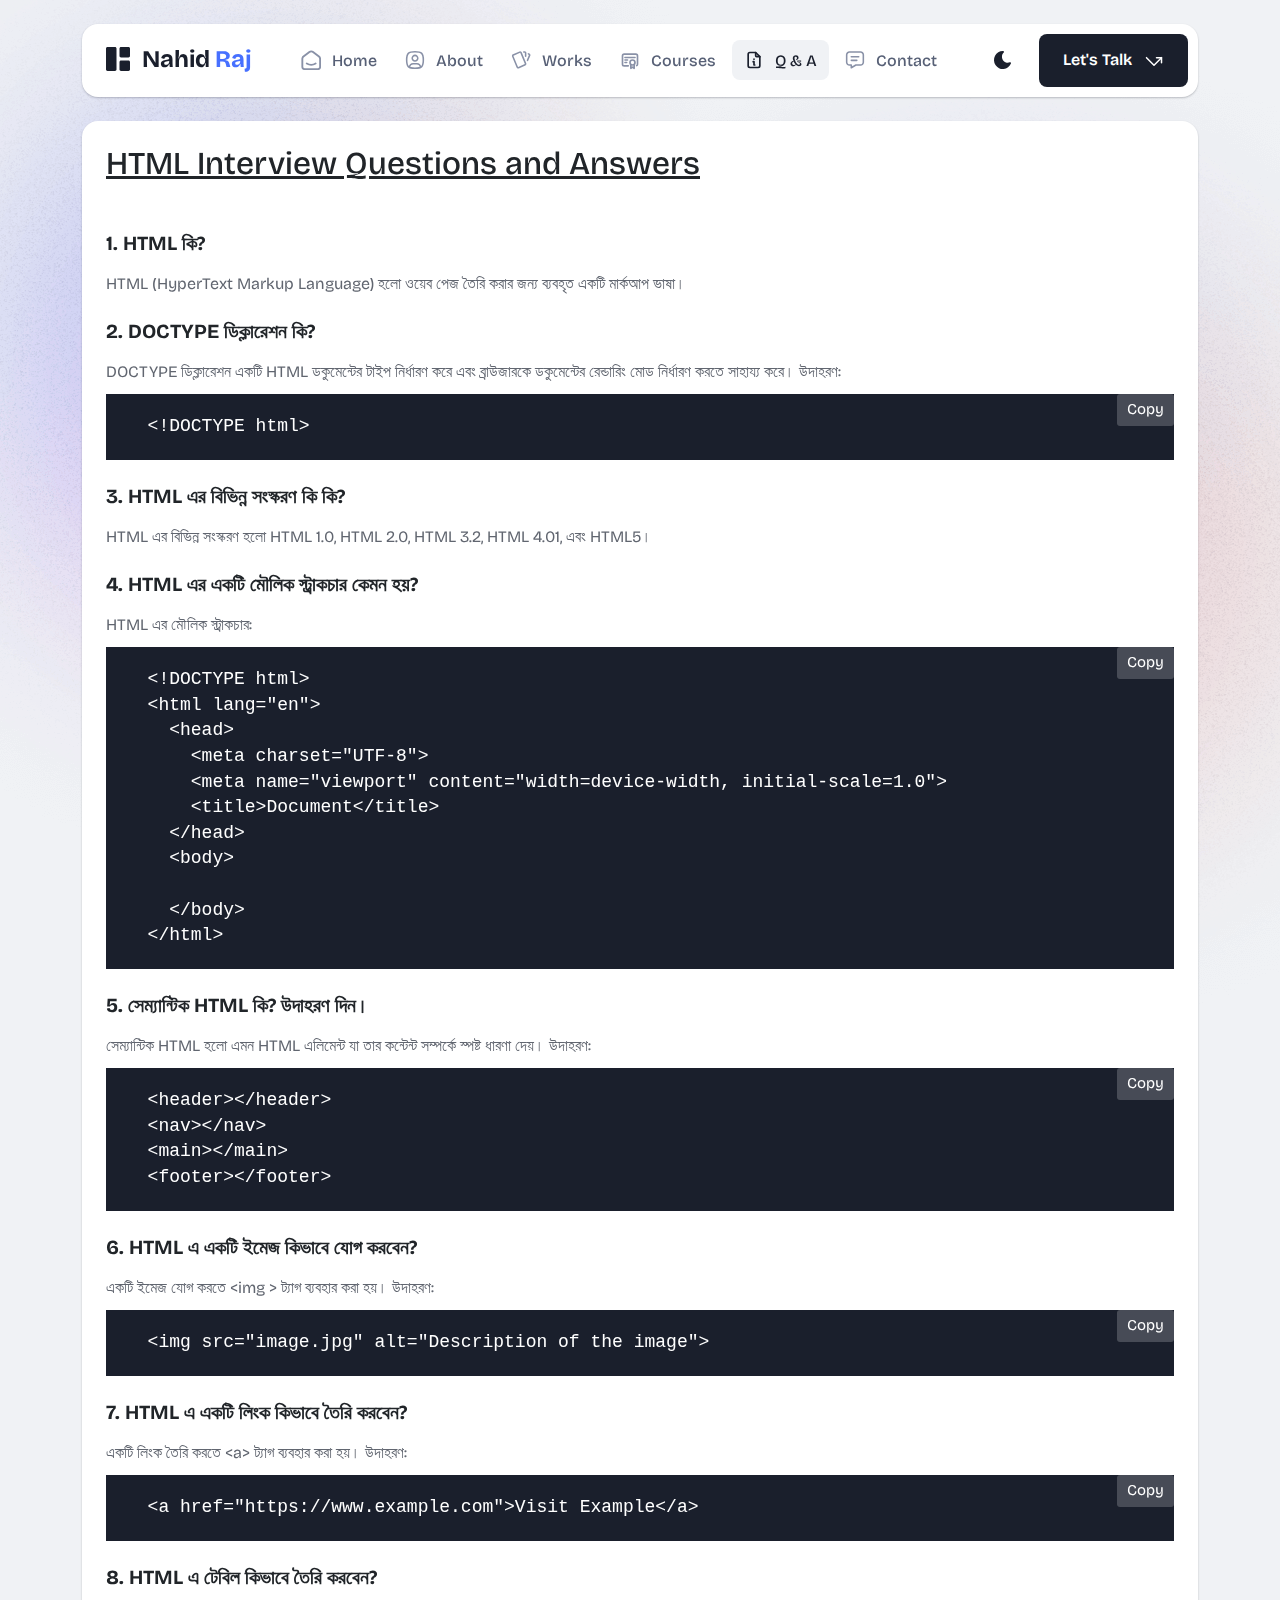
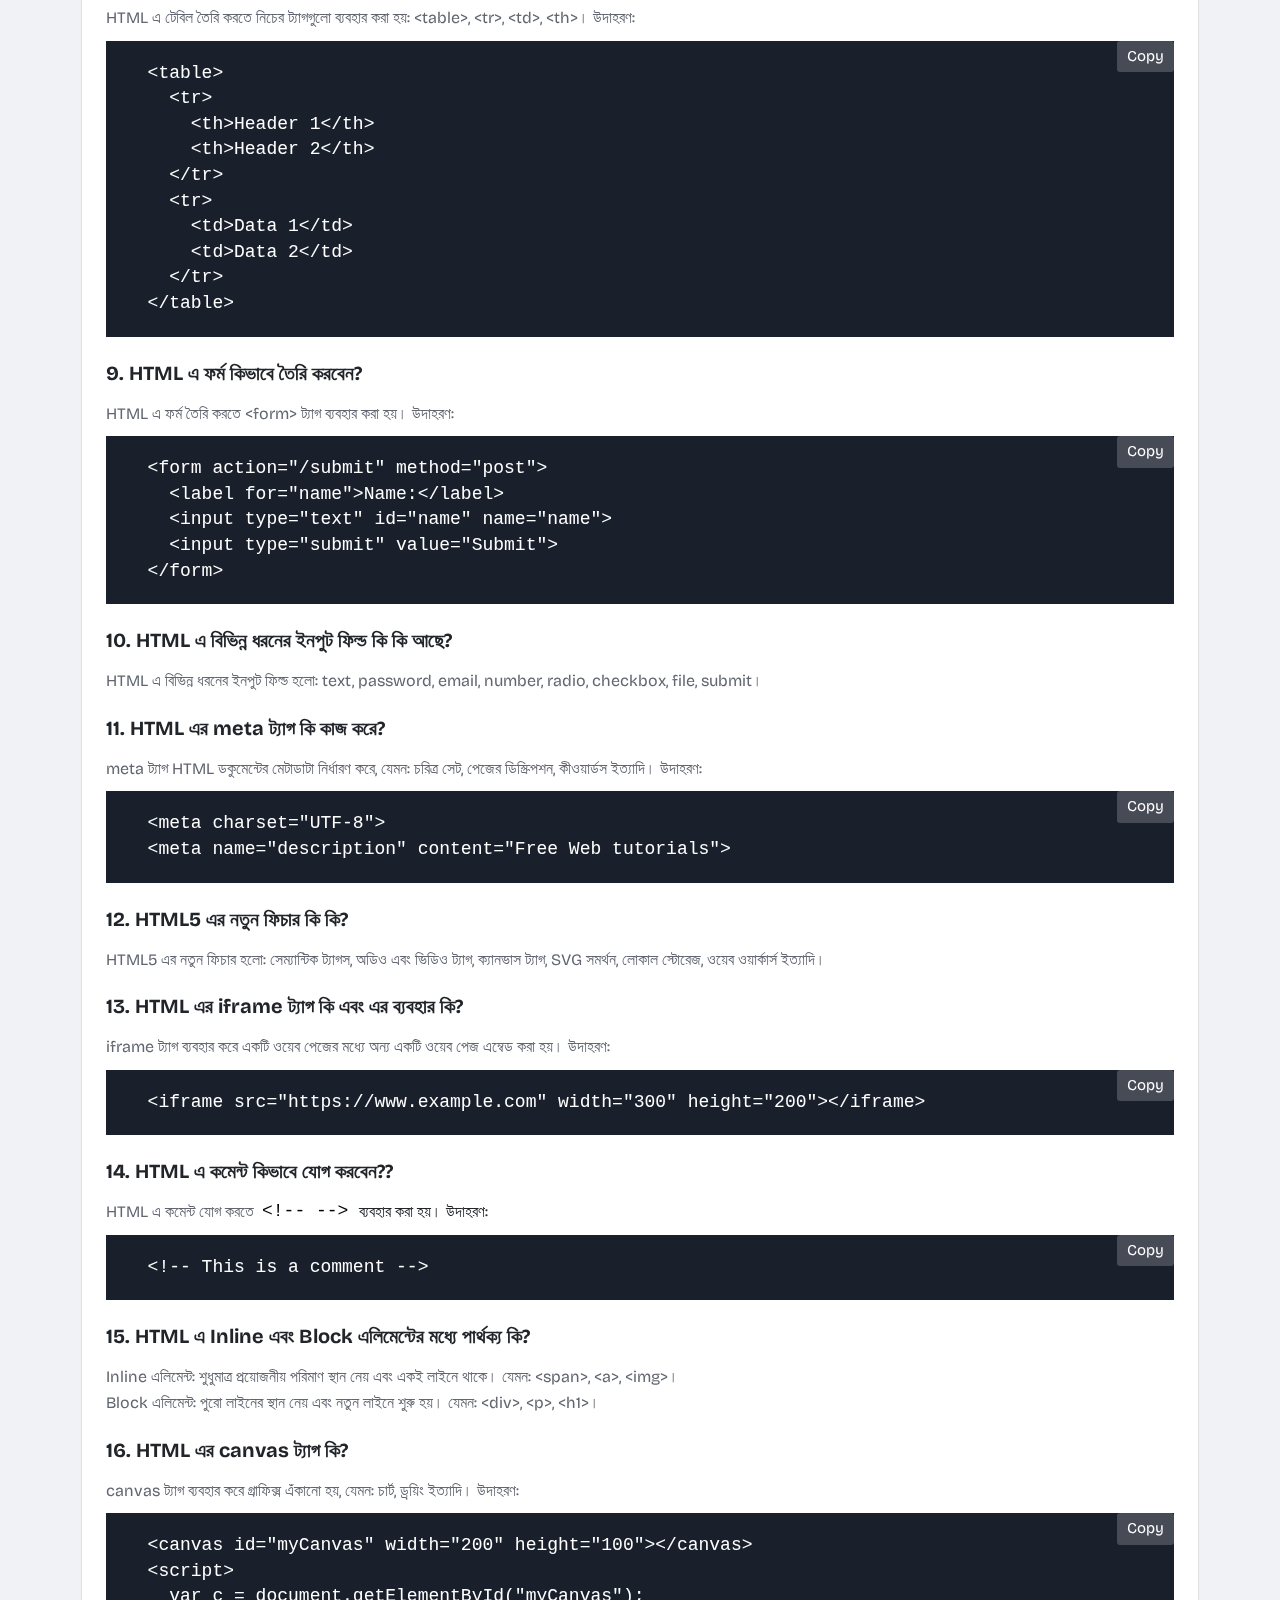
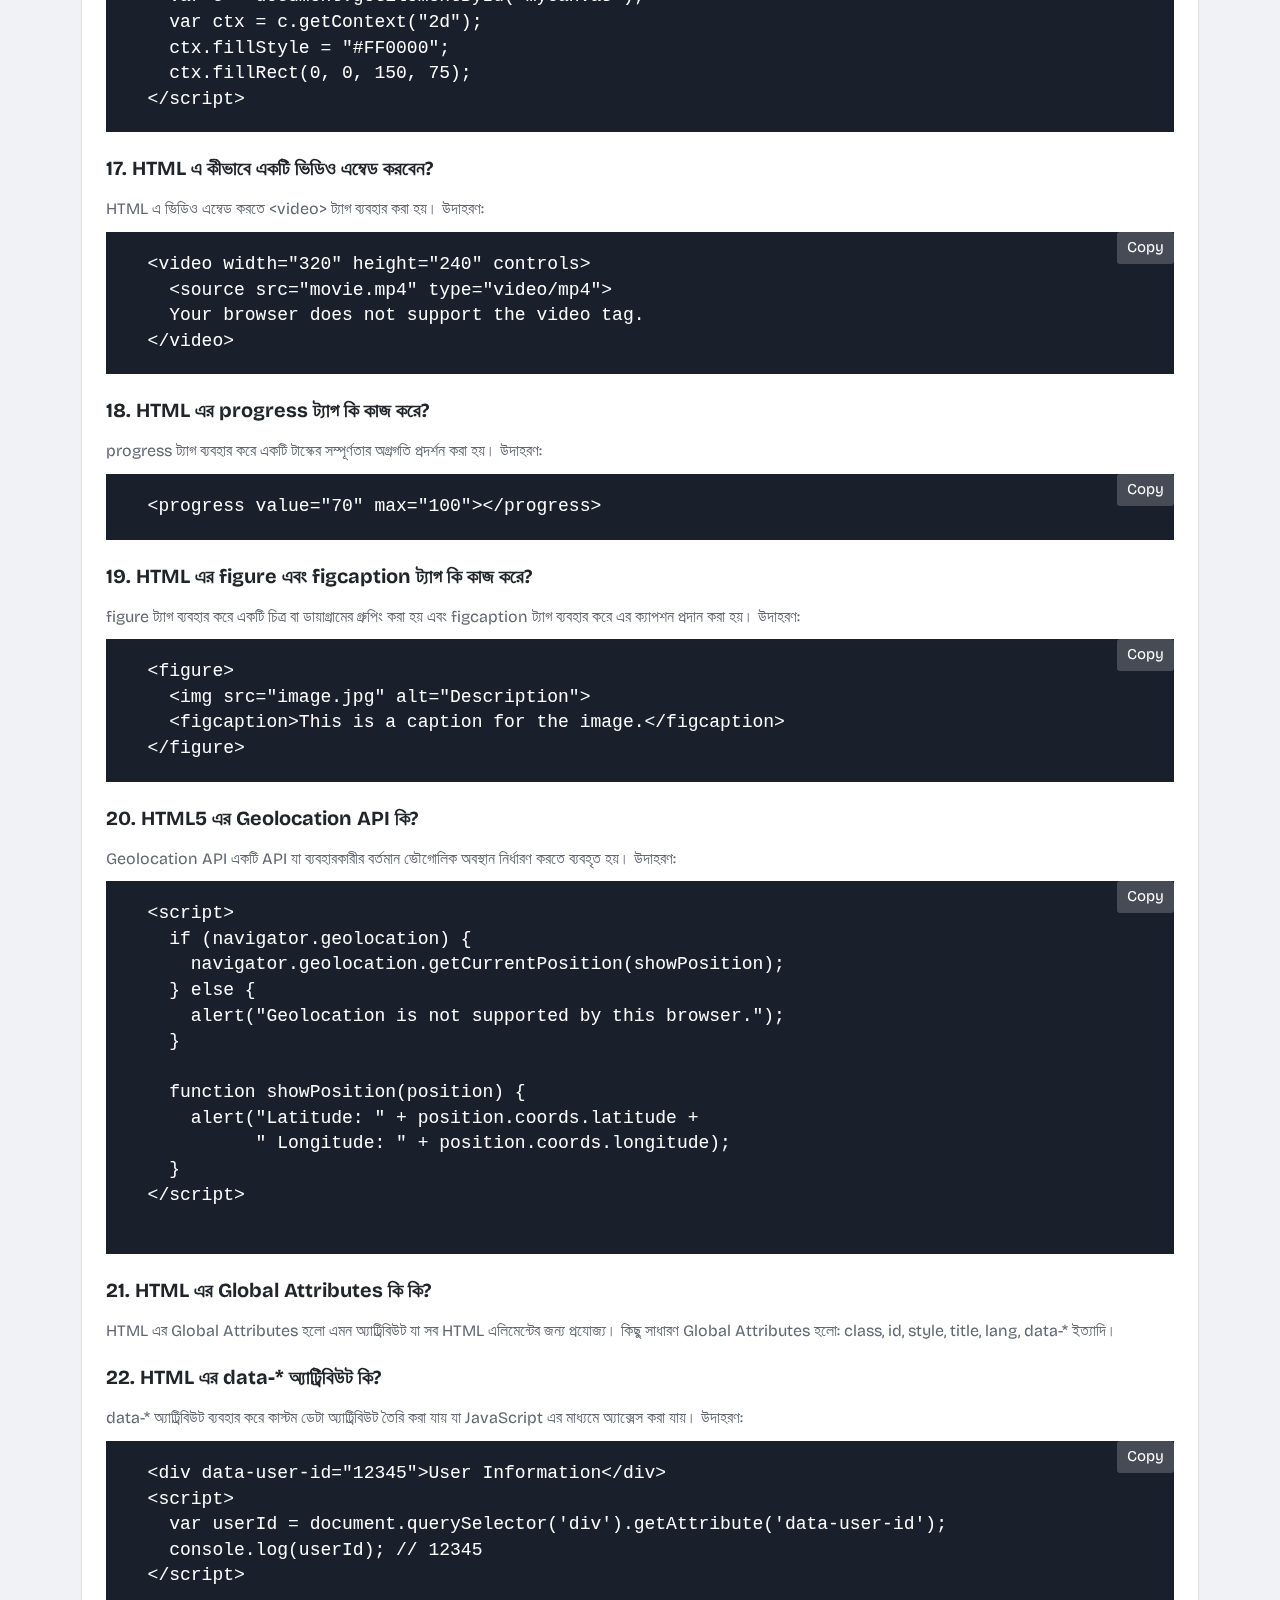
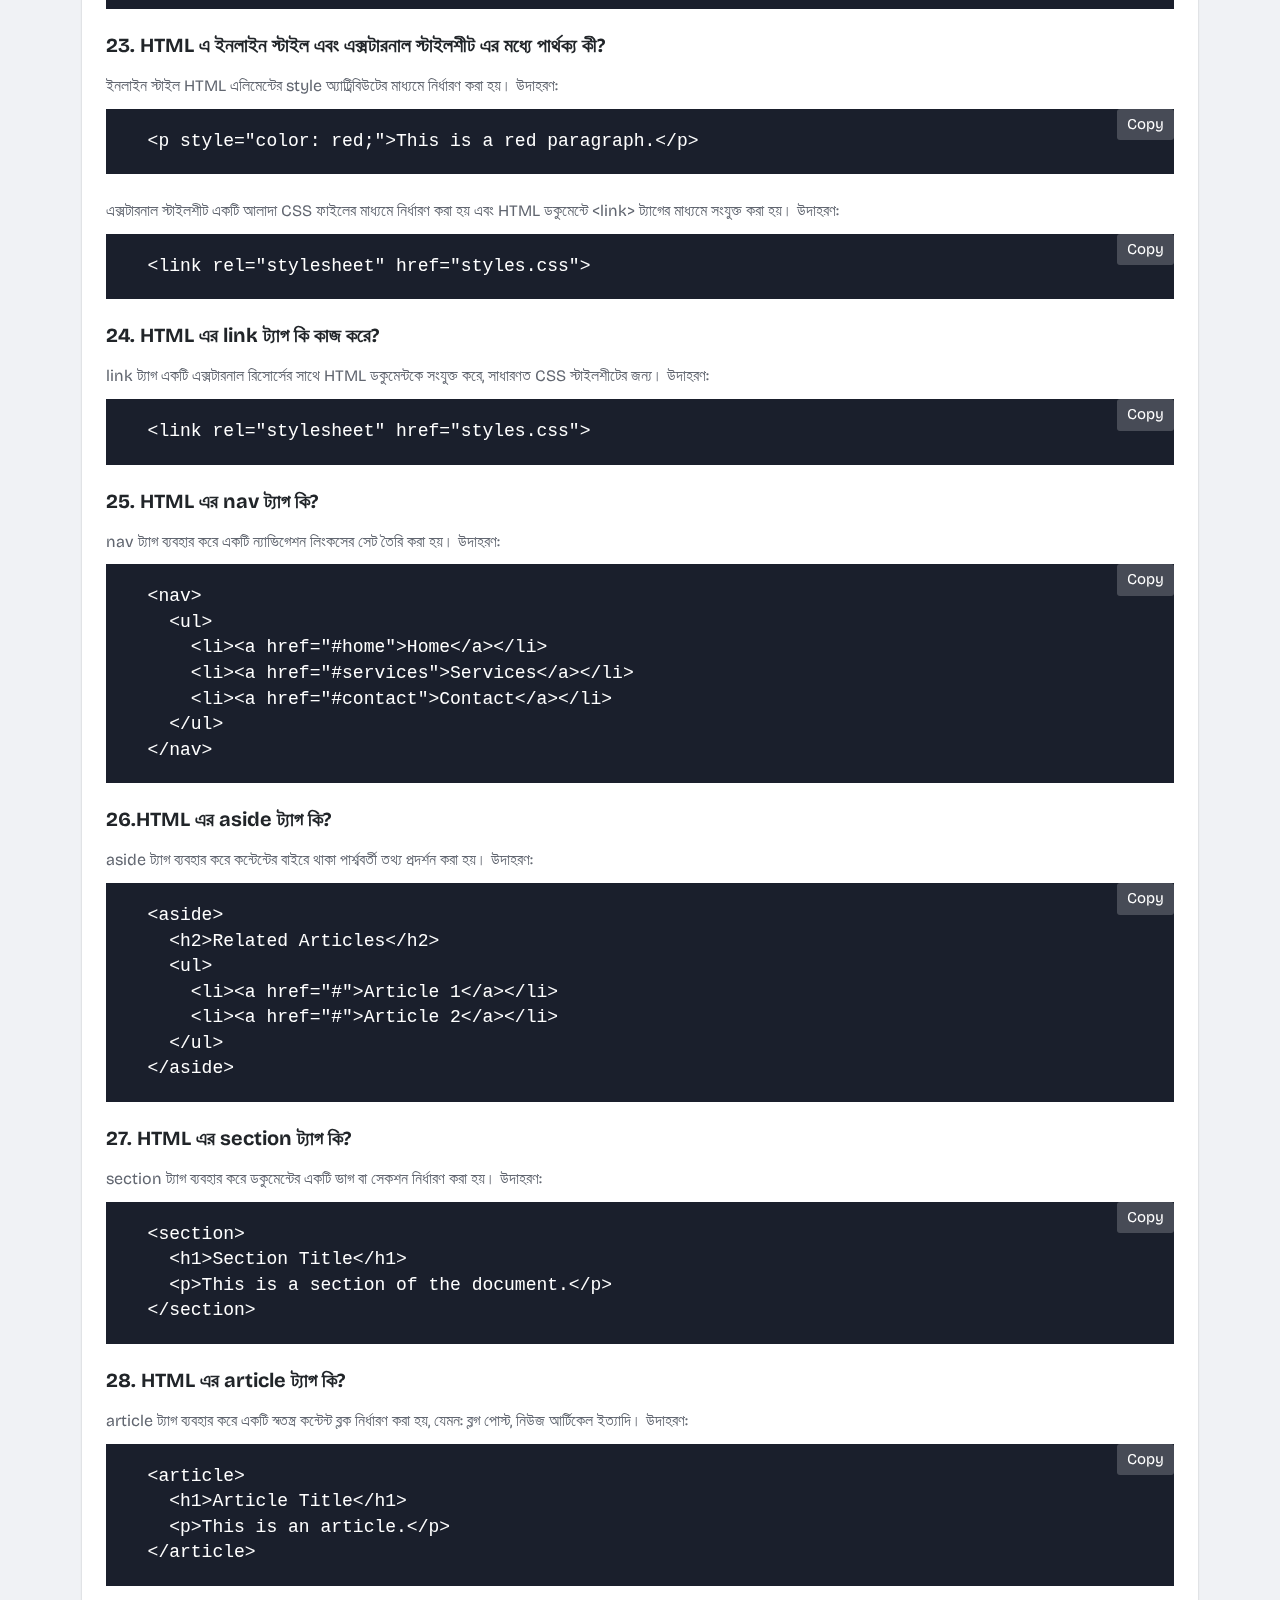
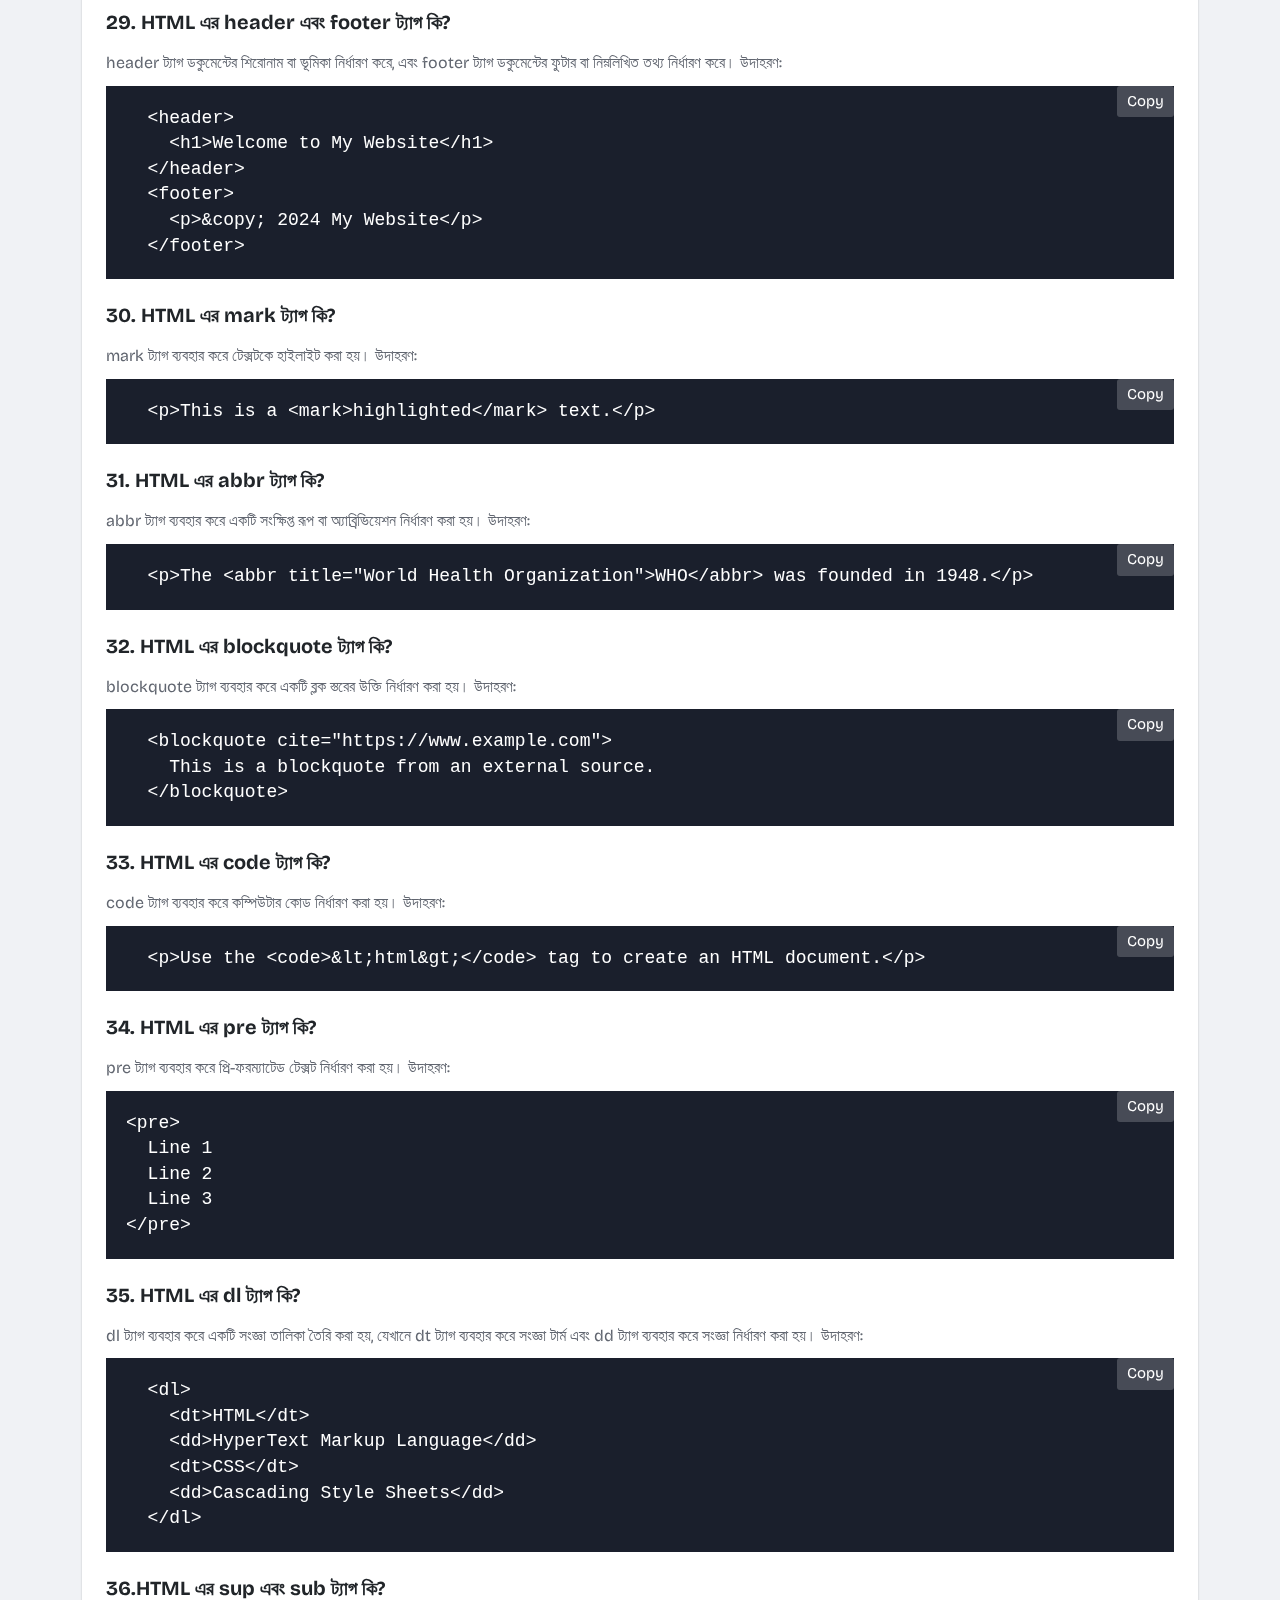
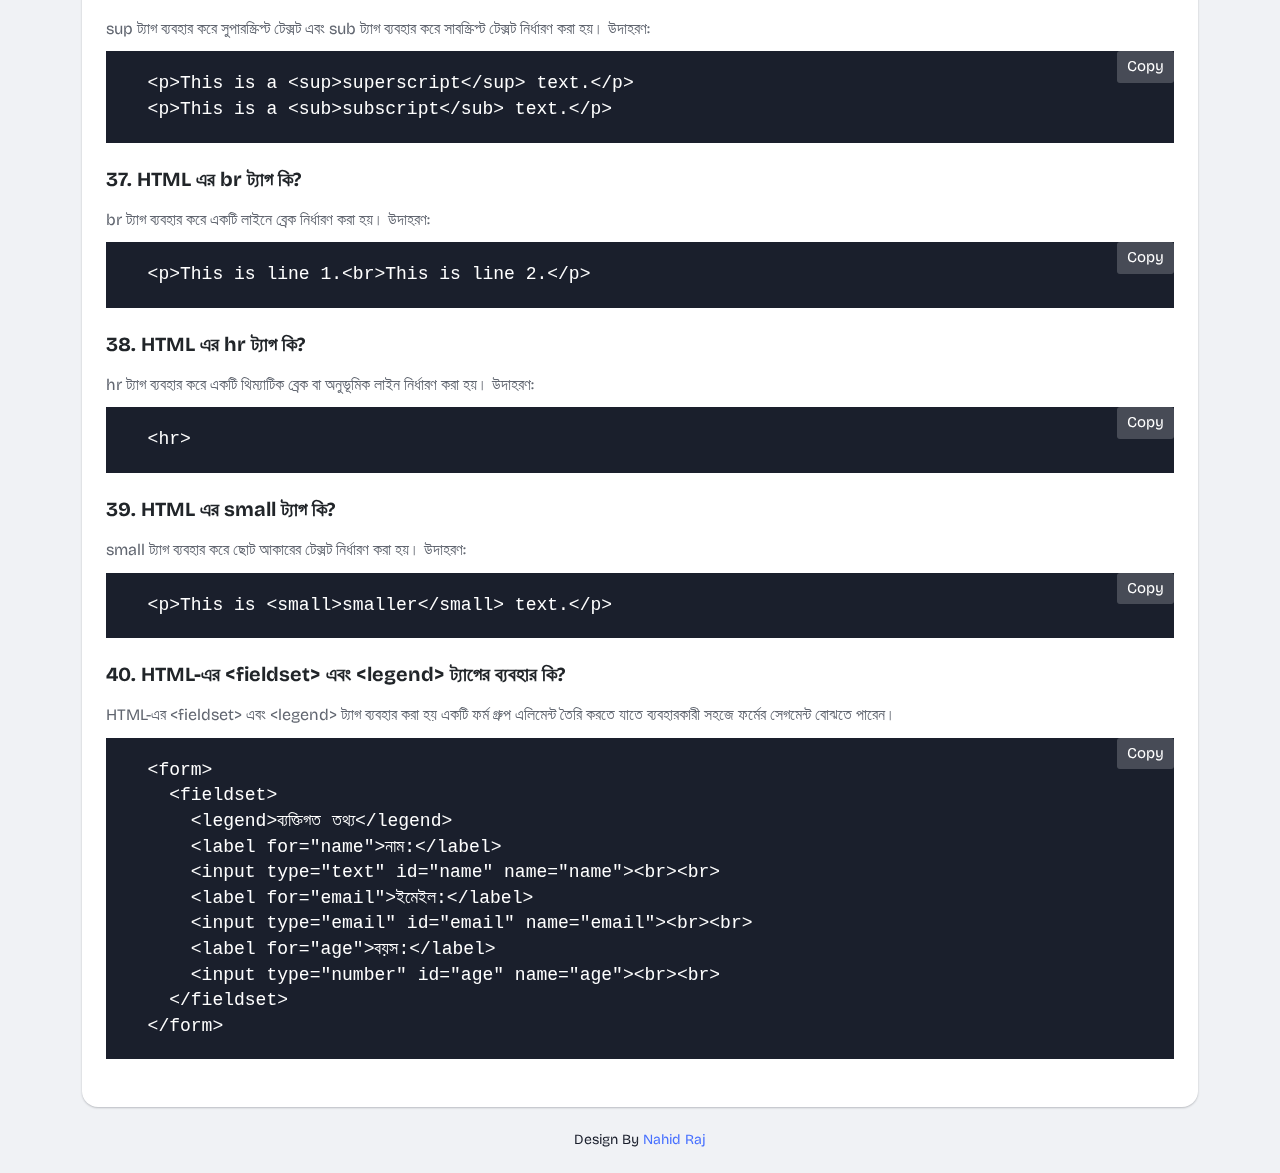
<file: questions-answers.html>
<!DOCTYPE html>
<html lang="en">

<head>
  <meta charset="UTF-8">
  <meta http-equiv="X-UA-Compatible" content="IE=edge">
  <title>Nahid - Front-end Developer</title>
  <meta name="description" content="Nahid - Front-end Developer">
  <meta name="viewport" content="width=device-width, initial-scale=1">

  <link rel="shortcut icon" type="image/x-icon" href="assets/img/favicon.svg">
  <!-- Place favicon.ico in the root directory -->

  <!-- CSS here -->
  <link rel="stylesheet" href="assets/css/bootstrap.min.css">
  <link rel="stylesheet" href="assets/fontawsome/css/all.min.css">
  <link rel="stylesheet" href="assets/fontawsome/css/fontawesome.min.css">
  <link rel="stylesheet" href="assets/css/slick.css">
  <link rel="stylesheet" href="assets/css/magnific-popup.css">
  <link rel="stylesheet" href="assets/css/style.css">
  <link rel="stylesheet" href="assets/css/responsive.css">
</head>

<body>
  <div id="page-content">
    <!-- header part start -->
    <header class="header-area">
      <nav class="navbar">
        <div class="container">
          <div class="menu-container">
            <div class="logo">
              <a class="navbar-brand me-0" href="index.html">
                <svg width="24" height="24" viewBox="0 0 24 24" fill="none" xmlns="http://www.w3.org/2000/svg">
                  <path
                    d="M0 1.5C0 1.10218 0.158035 0.720644 0.43934 0.43934C0.720644 0.158035 1.10218 0 1.5 0L9 0C9.39782 0 9.77936 0.158035 10.0607 0.43934C10.342 0.720644 10.5 1.10218 10.5 1.5V22.5C10.5 22.8978 10.342 23.2794 10.0607 23.5607C9.77936 23.842 9.39782 24 9 24H1.5C1.10218 24 0.720644 23.842 0.43934 23.5607C0.158035 23.2794 0 22.8978 0 22.5V1.5ZM13.5 1.5C13.5 1.10218 13.658 0.720644 13.9393 0.43934C14.2206 0.158035 14.6022 0 15 0L22.5 0C22.8978 0 23.2794 0.158035 23.5607 0.43934C23.842 0.720644 24 1.10218 24 1.5V9C24 9.39782 23.842 9.77936 23.5607 10.0607C23.2794 10.342 22.8978 10.5 22.5 10.5H15C14.6022 10.5 14.2206 10.342 13.9393 10.0607C13.658 9.77936 13.5 9.39782 13.5 9V1.5ZM13.5 15C13.5 14.6022 13.658 14.2206 13.9393 13.9393C14.2206 13.658 14.6022 13.5 15 13.5H22.5C22.8978 13.5 23.2794 13.658 23.5607 13.9393C23.842 14.2206 24 14.6022 24 15V22.5C24 22.8978 23.842 23.2794 23.5607 23.5607C23.2794 23.842 22.8978 24 22.5 24H15C14.6022 24 14.2206 23.842 13.9393 23.5607C13.658 23.2794 13.5 22.8978 13.5 22.5V15Z"
                    class="logo-icon" />
                </svg>
                <span>Nahid <span class="primary">Raj</span></span>
              </a>
            </div>
            <div class="navbar-main d-flex flex-grow-1">
              <div class="logo inner-logo d-block d-xl-none">
                <a class="navbar-brand me-0" href="index.html">
                  <svg width="24" height="24" viewBox="0 0 24 24" fill="none" xmlns="http://www.w3.org/2000/svg">
                    <path
                      d="M0 1.5C0 1.10218 0.158035 0.720644 0.43934 0.43934C0.720644 0.158035 1.10218 0 1.5 0L9 0C9.39782 0 9.77936 0.158035 10.0607 0.43934C10.342 0.720644 10.5 1.10218 10.5 1.5V22.5C10.5 22.8978 10.342 23.2794 10.0607 23.5607C9.77936 23.842 9.39782 24 9 24H1.5C1.10218 24 0.720644 23.842 0.43934 23.5607C0.158035 23.2794 0 22.8978 0 22.5V1.5ZM13.5 1.5C13.5 1.10218 13.658 0.720644 13.9393 0.43934C14.2206 0.158035 14.6022 0 15 0L22.5 0C22.8978 0 23.2794 0.158035 23.5607 0.43934C23.842 0.720644 24 1.10218 24 1.5V9C24 9.39782 23.842 9.77936 23.5607 10.0607C23.2794 10.342 22.8978 10.5 22.5 10.5H15C14.6022 10.5 14.2206 10.342 13.9393 10.0607C13.658 9.77936 13.5 9.39782 13.5 9V1.5ZM13.5 15C13.5 14.6022 13.658 14.2206 13.9393 13.9393C14.2206 13.658 14.6022 13.5 15 13.5H22.5C22.8978 13.5 23.2794 13.658 23.5607 13.9393C23.842 14.2206 24 14.6022 24 15V22.5C24 22.8978 23.842 23.2794 23.5607 23.5607C23.2794 23.842 22.8978 24 22.5 24H15C14.6022 24 14.2206 23.842 13.9393 23.5607C13.658 23.2794 13.5 22.8978 13.5 22.5V15Z"
                      class="logo-icon" />
                  </svg>
                  <span>Nahid <span class="primary">Raj</span></span>
                </a>
              </div>
              <ul class="navbar-info mx-auto">
                <li class="nav-item">
                  <a class="nav-link" aria-current="page" href="index.html">
                    <svg class="nav-icon" viewBox="0 0 15 15" fill="none" xmlns="http://www.w3.org/2000/svg">
                      <path
                        d="M13.475 4.92481L9.03083 1.46814C8.64082 1.16473 8.1608 1 7.66667 1C7.17254 1 6.69251 1.16473 6.3025 1.46814L1.8575 4.92481C1.59037 5.13254 1.37424 5.39858 1.22563 5.7026C1.07701 6.00662 0.99984 6.34058 1 6.67897V12.679C1 13.121 1.17559 13.5449 1.48816 13.8575C1.80072 14.17 2.22464 14.3456 2.66667 14.3456H12.6667C13.1087 14.3456 13.5326 14.17 13.8452 13.8575C14.1577 13.5449 14.3333 13.121 14.3333 12.679V6.67897C14.3333 5.99314 14.0167 5.34564 13.475 4.92481Z"
                        stroke-width="1.4" stroke-linecap="round" stroke-linejoin="round" />
                      <path d="M10.9753 10.1665C9.13359 11.2773 6.14859 11.2773 4.30859 10.1665" stroke-width="1.4"
                        stroke-linecap="round" stroke-linejoin="round" />
                    </svg>
                    <span>Home</span>
                  </a>
                </li>
                <li class="nav-item">
                  <a class="nav-link" href="about.html">
                    <svg class="nav-icon" viewBox="0 0 18 18" fill="none" xmlns="http://www.w3.org/2000/svg">
                      <path
                        d="M9 9.8335C9.66304 9.8335 10.2989 9.5701 10.7678 9.10126C11.2366 8.63242 11.5 7.99654 11.5 7.3335C11.5 6.67045 11.2366 6.03457 10.7678 5.56573C10.2989 5.09689 9.66304 4.8335 9 4.8335C8.33696 4.8335 7.70107 5.09689 7.23223 5.56573C6.76339 6.03457 6.5 6.67045 6.5 7.3335C6.5 7.99654 6.76339 8.63242 7.23223 9.10126C7.70107 9.5701 8.33696 9.8335 9 9.8335Z"
                        stroke-width="1.4" stroke-linecap="round" stroke-linejoin="round" />
                      <path
                        d="M9 1.5C15 1.5 16.5 3 16.5 9C16.5 15 15 16.5 9 16.5C3 16.5 1.5 15 1.5 9C1.5 3 3 1.5 9 1.5Z"
                        stroke-width="1.4" stroke-linecap="round" stroke-linejoin="round" />
                      <path
                        d="M4 15.7085V15.6668C4 14.7828 4.35119 13.9349 4.97631 13.3098C5.60143 12.6847 6.44928 12.3335 7.33333 12.3335H10.6667C11.5507 12.3335 12.3986 12.6847 13.0237 13.3098C13.6488 13.9349 14 14.7828 14 15.6668V15.7085"
                        stroke-width="1.4" stroke-linecap="round" stroke-linejoin="round" />
                    </svg>
                    About
                  </a>
                </li>
                <li class="nav-item">
                  <a class="nav-link" href="portfolio.html">
                    <svg class="nav-icon" viewBox="0 0 18 17" fill="none" xmlns="http://www.w3.org/2000/svg">
                      <path
                        d="M2.00326 3.99733L7.95159 1.40649C8.04974 1.36442 8.15533 1.34243 8.26212 1.34181C8.3689 1.34119 8.47473 1.36196 8.57337 1.40289C8.67201 1.44382 8.76145 1.50408 8.83642 1.58013C8.9114 1.65617 8.97039 1.74646 9.00992 1.84566L13.1133 11.764C13.1985 11.9651 13.2014 12.1917 13.1213 12.3949C13.0412 12.5982 12.8845 12.7618 12.6849 12.8507L6.73742 15.4415C6.63922 15.4837 6.53356 15.5058 6.42668 15.5065C6.3198 15.5072 6.21387 15.4864 6.11514 15.4455C6.0164 15.4046 5.92688 15.3442 5.85184 15.2681C5.7768 15.192 5.71778 15.1016 5.67826 15.0023L1.57492 5.08316C1.48963 4.88204 1.48673 4.65546 1.56684 4.45222C1.64696 4.24898 1.80367 4.08616 2.00326 3.99733Z"
                        stroke-width="1.4" stroke-linecap="round" stroke-linejoin="round" />
                      <path
                        d="M11.5 1.3335H12.3333C12.5543 1.3335 12.7663 1.42129 12.9226 1.57757C13.0789 1.73385 13.1667 1.94582 13.1667 2.16683V5.0835"
                        stroke-width="1.4" stroke-linecap="round" stroke-linejoin="round" />
                      <path
                        d="M15.6663 3C15.8863 3.09333 16.0997 3.18083 16.3063 3.2625C16.5098 3.34882 16.6706 3.51241 16.7534 3.71729C16.8362 3.92217 16.8343 4.15155 16.748 4.355L14.833 8.83334"
                        stroke-width="1.4" stroke-linecap="round" stroke-linejoin="round" />
                    </svg>
                    Works
                  </a>
                </li>
                <li class="nav-item">
                  <a class="nav-link" href="courses.html">
                    <svg class="nav-icon"  xmlns="http://www.w3.org/2000/svg"  width="24"  height="24"  viewBox="0 0 24 24"  fill="none"  stroke="currentColor"  stroke-width="2"  stroke-linecap="round"  stroke-linejoin="round"  class="icon icon-tabler icons-tabler-outline icon-tabler-certificate"><path stroke="none" d="M0 0h24v24H0z" fill="none"/><path d="M15 15m-3 0a3 3 0 1 0 6 0a3 3 0 1 0 -6 0" /><path d="M13 17.5v4.5l2 -1.5l2 1.5v-4.5" /><path d="M10 19h-5a2 2 0 0 1 -2 -2v-10c0 -1.1 .9 -2 2 -2h14a2 2 0 0 1 2 2v10a2 2 0 0 1 -1 1.73" /><path d="M6 9l12 0" /><path d="M6 12l3 0" /><path d="M6 15l2 0" /></svg>
                    Courses
                  </a>
                </li>
                <li class="nav-item">
                  <a class="nav-link active" href="questions-answers.html">
                    <svg class="nav-icon" xmlns="http://www.w3.org/2000/svg" width="24" height="24" viewBox="0 0 24 24"
                      fill="none" stroke="currentColor" stroke-width="2" stroke-linecap="round" stroke-linejoin="round"
                      class="icon icon-tabler icons-tabler-outline icon-tabler-file-info">
                      <path stroke="none" d="M0 0h24v24H0z" fill="none" />
                      <path d="M14 3v4a1 1 0 0 0 1 1h4" />
                      <path d="M17 21h-10a2 2 0 0 1 -2 -2v-14a2 2 0 0 1 2 -2h7l5 5v11a2 2 0 0 1 -2 2z" />
                      <path d="M11 14h1v4h1" />
                      <path d="M12 11h.01" /></svg>
                    Q & A
                  </a>
                </li>
                <li class="nav-item">
                  <a class="nav-link" href="contact.html">
                    <svg class="nav-icon" viewBox="0 0 18 17" fill="none" xmlns="http://www.w3.org/2000/svg">
                      <path d="M5.66699 5.5H12.3337" stroke-width="1.4" stroke-linecap="round"
                        stroke-linejoin="round" />
                      <path d="M5.66699 8.8335H10.667" stroke-width="1.4" stroke-linecap="round"
                        stroke-linejoin="round" />
                      <path
                        d="M14 1.3335C14.663 1.3335 15.2989 1.59689 15.7678 2.06573C16.2366 2.53457 16.5 3.17045 16.5 3.8335V10.5002C16.5 11.1632 16.2366 11.7991 15.7678 12.2679C15.2989 12.7368 14.663 13.0002 14 13.0002H9.83333L5.66667 15.5002V13.0002H4C3.33696 13.0002 2.70107 12.7368 2.23223 12.2679C1.76339 11.7991 1.5 11.1632 1.5 10.5002V3.8335C1.5 3.17045 1.76339 2.53457 2.23223 2.06573C2.70107 1.59689 3.33696 1.3335 4 1.3335H14Z"
                        stroke-width="1.4" stroke-linecap="round" stroke-linejoin="round" />
                    </svg>
                    Contact
                  </a>
                </li>
              </ul>
              <div class="header-right-info d-flex align-items-center">
                <button class="theme-control-btn">
                  <span class="dark">
                    <svg width="24" height="24" viewBox="0 0 24 24" fill="none" xmlns="http://www.w3.org/2000/svg">
                      <path
                        d="M11.8005 3C10.207 3.0003 8.64356 3.44286 7.27683 4.28049C5.91011 5.11811 4.79139 6.31937 4.04002 7.75612C3.28865 9.19288 2.93281 10.8112 3.01046 12.4386C3.08811 14.0659 3.59633 15.6411 4.48091 16.9963C5.3655 18.3514 6.59326 19.4356 8.03324 20.1333C9.47322 20.8309 11.0714 21.1157 12.6573 20.9574C14.2432 20.7991 15.7573 20.2036 17.0381 19.2344C18.319 18.2652 19.3185 16.9587 19.9301 15.4542C20.2302 14.7162 19.5111 13.9746 18.7875 14.2752C17.5475 14.7888 16.1706 14.8418 14.8963 14.425C13.622 14.0082 12.5308 13.1479 11.8126 11.9937C11.0943 10.8396 10.7943 9.4645 10.9648 8.10764C11.1353 6.75077 11.7655 5.49792 12.7458 4.5669L12.8136 4.4949C13.2986 3.9279 12.913 3.0072 12.1464 3.0072H11.9122L11.8524 3.0018L11.7996 3H11.8005Z"
                        fill="#1A1F2C" />
                    </svg>
                    <small class="theme-text d-block d-xl-none">Change appearance</small>
                  </span>
                  <span class="light">
                    <svg width="24" height="24" viewBox="0 0 24 24" fill="none" xmlns="http://www.w3.org/2000/svg">
                      <path
                        d="M12 19C12.2449 19 12.4813 19.09 12.6644 19.2527C12.8474 19.4155 12.9643 19.6397 12.993 19.883L13 20V21C12.9997 21.2549 12.9021 21.5 12.7272 21.6854C12.5522 21.8707 12.313 21.9822 12.0586 21.9972C11.8042 22.0121 11.5536 21.9293 11.3582 21.7657C11.1627 21.6021 11.0371 21.3701 11.007 21.117L11 21V20C11 19.7348 11.1054 19.4804 11.2929 19.2929C11.4804 19.1054 11.7348 19 12 19Z"
                        fill="#FD7E41" />
                      <path
                        d="M18.3127 16.9099L18.4067 16.9929L19.1067 17.6929C19.2861 17.8729 19.3902 18.1144 19.398 18.3683C19.4057 18.6223 19.3165 18.8697 19.1485 19.0602C18.9804 19.2508 18.7462 19.3702 18.4933 19.3943C18.2403 19.4184 17.9877 19.3454 17.7867 19.1899L17.6927 19.1069L16.9927 18.4069C16.8202 18.2347 16.7165 18.0053 16.7012 17.7619C16.6859 17.5186 16.76 17.278 16.9097 17.0855C17.0593 16.893 17.2741 16.7618 17.5137 16.7166C17.7533 16.6713 18.0012 16.7152 18.2107 16.8399L18.3127 16.9099Z"
                        fill="#FD7E41" />
                      <path
                        d="M7.00747 16.993C7.17965 17.1652 7.28308 17.3943 7.29836 17.6373C7.31364 17.8803 7.23972 18.1206 7.09047 18.313L7.00747 18.407L6.30747 19.107C6.12751 19.2863 5.88604 19.3905 5.63209 19.3982C5.37814 19.406 5.13076 19.3168 4.94019 19.1487C4.74963 18.9807 4.63017 18.7464 4.60607 18.4935C4.58198 18.2406 4.65506 17.988 4.81047 17.787L4.89347 17.693L5.59347 16.993C5.781 16.8055 6.03531 16.7002 6.30047 16.7002C6.56563 16.7002 6.81994 16.8055 7.00747 16.993Z"
                        fill="#FD7E41" />
                      <path
                        d="M3.99987 11C4.25475 11.0003 4.4999 11.0979 4.68524 11.2728C4.87057 11.4478 4.9821 11.687 4.99704 11.9414C5.01198 12.1958 4.92919 12.4464 4.7656 12.6418C4.60201 12.8373 4.36996 12.9629 4.11687 12.993L3.99987 13H2.99987C2.74499 12.9997 2.49984 12.9021 2.3145 12.7272C2.12916 12.5522 2.01763 12.313 2.0027 12.0586C1.98776 11.8042 2.07054 11.5536 2.23413 11.3582C2.39772 11.1627 2.62977 11.0371 2.88287 11.007L2.99987 11H3.99987Z"
                        fill="#FD7E41" />
                      <path
                        d="M20.9999 11C21.2547 11.0003 21.4999 11.0979 21.6852 11.2728C21.8706 11.4478 21.9821 11.687 21.997 11.9414C22.012 12.1958 21.9292 12.4464 21.7656 12.6418C21.602 12.8373 21.37 12.9629 21.1169 12.993L20.9999 13H19.9999C19.745 12.9997 19.4998 12.9021 19.3145 12.7272C19.1292 12.5522 19.0176 12.313 19.0027 12.0586C18.9878 11.8042 19.0705 11.5536 19.2341 11.3582C19.3977 11.1627 19.6298 11.0371 19.8829 11.007L19.9999 11H20.9999Z"
                        fill="#FD7E41" />
                      <path
                        d="M6.21264 4.80985L6.30664 4.89285L7.00664 5.59285C7.18599 5.77281 7.29011 6.01429 7.29787 6.26824C7.30562 6.52219 7.21642 6.76957 7.04839 6.96013C6.88036 7.1507 6.64609 7.27016 6.39316 7.29425C6.14024 7.31834 5.88763 7.24526 5.68664 7.08985L5.59264 7.00685L4.89264 6.30685C4.72073 6.13453 4.61757 5.90543 4.6025 5.66248C4.58744 5.41954 4.6615 5.17945 4.8108 4.98721C4.9601 4.79497 5.1744 4.66378 5.41351 4.61824C5.65262 4.57271 5.90013 4.61594 6.10964 4.73985L6.21264 4.80985Z"
                        fill="#FD7E41" />
                      <path
                        d="M19.1071 4.89288C19.2793 5.06508 19.3827 5.29418 19.398 5.5372C19.4132 5.78023 19.3393 6.02048 19.1901 6.21288L19.1071 6.30688L18.4071 7.00688C18.2271 7.18623 17.9856 7.29036 17.7317 7.29811C17.4777 7.30587 17.2304 7.21667 17.0398 7.04864C16.8492 6.8806 16.7298 6.64633 16.7057 6.39341C16.6816 6.14049 16.7547 5.88788 16.9101 5.68688L16.9931 5.59288L17.6931 4.89288C17.8806 4.70541 18.1349 4.6001 18.4001 4.6001C18.6652 4.6001 18.9196 4.70541 19.1071 4.89288Z"
                        fill="#FD7E41" />
                      <path
                        d="M12 2C12.2449 2.00003 12.4813 2.08996 12.6644 2.25272C12.8474 2.41547 12.9643 2.63975 12.993 2.883L13 3V4C12.9997 4.25488 12.9021 4.50003 12.7272 4.68537C12.5522 4.8707 12.313 4.98223 12.0586 4.99717C11.8042 5.01211 11.5536 4.92933 11.3582 4.76573C11.1627 4.60214 11.0371 4.3701 11.007 4.117L11 4V3C11 2.73478 11.1054 2.48043 11.2929 2.29289C11.4804 2.10536 11.7348 2 12 2Z"
                        fill="#FD7E41" />
                      <path
                        d="M12 7C12.9797 6.99994 13.9378 7.28769 14.7553 7.8275C15.5729 8.36731 16.2138 9.1354 16.5986 10.0364C16.9833 10.9373 17.0949 11.9315 16.9195 12.8953C16.7441 13.8592 16.2893 14.7502 15.6118 15.4579C14.9343 16.1655 14.0638 16.6585 13.1085 16.8756C12.1532 17.0928 11.1552 17.0245 10.2383 16.6793C9.3215 16.334 8.52629 15.7271 7.95146 14.9338C7.37663 14.1405 7.04752 13.1958 7.005 12.217L7 12L7.005 11.783C7.06092 10.4958 7.61161 9.27978 8.54222 8.38866C9.47284 7.49754 10.7115 7.00007 12 7Z"
                        fill="#FD7E41" />
                    </svg>
                    <small class="theme-text d-block d-xl-none">Change appearance</small>
                  </span>
                </button>
                <a href="contact.html" class="lets-talk-btn">
                  Let's Talk
                  <svg class="icon" width="20" height="20" viewBox="0 0 20 20" fill="none"
                    xmlns="http://www.w3.org/2000/svg">
                    <path d="M17.5 11.6665V6.6665H12.5" stroke="white" stroke-width="1.5" stroke-linecap="round"
                      stroke-linejoin="round" />
                    <path d="M17.5 6.6665L10 14.1665L2.5 6.6665" stroke="white" stroke-width="1.5"
                      stroke-linecap="round" stroke-linejoin="round" />
                  </svg>
                </a>
              </div>
            </div>
            <div class="mobile-menu-overlay d-block d-lg-none"></div>
            <div class="mobile-menu-control-bar d-block d-xl-none">
              <button class="mobile-menu-control-bar">
                <i class="fas fa-bars"></i>
              </button>
            </div>
          </div>
        </div>
      </nav>
    </header>
    <!-- header part end -->

    <!-- main area part start -->
    <main>
      <section class="question_answers_area">
        <div class="container">
          <div class="card profile-card">
            <div class="card-body">
              <h2 class="main_title mb-5 text-decoration-underline">HTML Interview Questions and Answers</h2>
              <div class="qa_block">
                <ul class="list-unstyled">
                  <li>
                    <h5 class="mb-3"><b><span>1. </span> HTML কি?</b></h5>
                    <p>HTML (HyperText Markup Language) হলো ওয়েব পেজ তৈরি করার জন্য ব্যবহৃত একটি মার্কআপ ভাষা।</p>
                  </li>
                  <li>
                    <h5 class="mb-3"><b><span>2. </span> DOCTYPE ডিক্লারেশন কি?</b></h5>
                    <p>DOCTYPE ডিক্লারেশন একটি HTML ডকুমেন্টের টাইপ নির্ধারণ করে এবং ব্রাউজারকে ডকুমেন্টের রেন্ডারিং মোড
                      নির্ধারণ করতে সাহায্য করে। উদাহরণ:</p>
                    <div class="block">
                      <pre>
  &lt;!DOCTYPE html&gt;
</pre>
                      <button class="copy">Copy</button>
                    </div>
                  </li>
                  <li>
                    <h5 class="mb-3"><b><span>3. </span> HTML এর বিভিন্ন সংস্করণ কি কি?</b></h5>
                    <p>HTML এর বিভিন্ন সংস্করণ হলো HTML 1.0, HTML 2.0, HTML 3.2, HTML 4.01, এবং HTML5।</p>
                  </li>
                  <li>
                    <h5 class="mb-3"><b><span>4. </span> HTML এর একটি মৌলিক স্ট্রাকচার কেমন হয়?</b></h5>
                    <p>HTML এর মৌলিক স্ট্রাকচার:
                    </p>
                    <div class="block">
                      <pre>
  &lt;!DOCTYPE html&gt;
  &lt;html lang="en"&gt;
    &lt;head&gt;
      &lt;meta charset="UTF-8"&gt;
      &lt;meta name="viewport" content="width=device-width, initial-scale=1.0"&gt;
      &lt;title&gt;Document&lt;/title&gt;
    &lt;/head&gt;
    &lt;body&gt;
    
    &lt;/body&gt;
  &lt;/html&gt;
</pre>
                      <button class="copy">Copy</button>
                    </div>
                  </li>
                  <li>
                    <h5 class="mb-3"><b><span>5. </span> সেম্যান্টিক HTML কি? উদাহরণ দিন।</b></h5>
                    <p>সেম্যান্টিক HTML হলো এমন HTML এলিমেন্ট যা তার কন্টেন্ট সম্পর্কে স্পষ্ট ধারণা দেয়। উদাহরণ:
                    </p>
                    <div class="block">
                      <pre>
  &lt;header&gt;&lt;/header&gt;
  &lt;nav&gt;&lt;/nav&gt;
  &lt;main&gt;&lt;/main&gt;
  &lt;footer&gt;&lt;/footer&gt;
</pre>
                      <button class="copy">Copy</button>
                    </div>
                  </li>
                  <li>
                    <h5 class="mb-3"><b><span>6. </span> HTML এ একটি ইমেজ কিভাবে যোগ করবেন?</b></h5>
                    <p>একটি ইমেজ যোগ করতে &lt;img &gt; ট্যাগ ব্যবহার করা হয়। উদাহরণ:
                    </p>
                    <div class="block">
                      <pre>
  &lt;img src="image.jpg" alt="Description of the image"&gt;
</pre>
                      <button class="copy">Copy</button>
                    </div>
                  </li>
                  <li>
                    <h5 class="mb-3"><b><span>7. </span> HTML এ একটি লিংক কিভাবে তৈরি করবেন?</b></h5>
                    <p>একটি লিংক তৈরি করতে &lt;a&gt; ট্যাগ ব্যবহার করা হয়। উদাহরণ:
                    </p>
                    <div class="block">
                      <pre>
  &lt;a href="https://www.example.com"&gt;Visit Example&lt;/a&gt;
</pre>
                      <button class="copy">Copy</button>
                    </div>
                  </li>
                  <li>
                    <h5 class="mb-3"><b><span>8. </span> HTML এ টেবিল কিভাবে তৈরি করবেন?</b></h5>
                    <p>HTML এ টেবিল তৈরি করতে নিচের ট্যাগগুলো ব্যবহার করা হয়: &lt;table&gt;, &lt;tr&gt;, &lt;td&gt;,
                      &lt;th&gt;। উদাহরণ:
                    </p>
                    <div class="block">
<pre>
  &lt;table&gt;
    &lt;tr&gt;
      &lt;th&gt;Header 1&lt;/th&gt;
      &lt;th&gt;Header 2&lt;/th&gt;
    &lt;/tr&gt;
    &lt;tr&gt;
      &lt;td&gt;Data 1&lt;/td&gt;
      &lt;td&gt;Data 2&lt;/td&gt;
    &lt;/tr&gt;
  &lt;/table&gt;
</pre>
                        
                      <button class="copy">Copy</button>
                    </div>
                  </li>
                  <li>
                    <h5 class="mb-3"><b><span>9. </span> HTML এ ফর্ম কিভাবে তৈরি করবেন?</b></h5>
                    <p>HTML এ ফর্ম তৈরি করতে &lt;form&gt; ট্যাগ ব্যবহার করা হয়। উদাহরণ:
                    </p>
                    <div class="block">
                      <pre>
  &lt;form action="/submit" method="post"&gt;
    &lt;label for="name"&gt;Name:&lt;/label&gt;
    &lt;input type="text" id="name" name="name"&gt;
    &lt;input type="submit" value="Submit"&gt;
  &lt;/form&gt;
</pre>
                      <button class="copy">Copy</button>
                    </div>
                  </li>
                  <li>
                    <h5 class="mb-3"><b><span>10. </span> HTML এ বিভিন্ন ধরনের ইনপুট ফিল্ড কি কি আছে?</b></h5>
                    <p>HTML এ বিভিন্ন ধরনের ইনপুট ফিল্ড হলো: text, password, email, number, radio, checkbox, file,
                      submit।
                    </p>
                  </li>
                  <li>
                    <h5 class="mb-3"><b><span>11. </span> HTML এর meta ট্যাগ কি কাজ করে?</b></h5>
                    <p>meta ট্যাগ HTML ডকুমেন্টের মেটাডাটা নির্ধারণ করে, যেমন: চরিত্র সেট, পেজের ডিস্ক্রিপশন, কীওয়ার্ডস
                      ইত্যাদি। উদাহরণ:
                    </p>
                    <div class="block">
                      <pre>
  &lt;meta charset="UTF-8"&gt;
  &lt;meta name="description" content="Free Web tutorials"&gt;
</pre>
                      <button class="copy">Copy</button>
                    </div>
                  </li>
                  <li>
                    <h5 class="mb-3"><b><span>12. </span> HTML5 এর নতুন ফিচার কি কি?</b></h5>
                    <p>HTML5 এর নতুন ফিচার হলো: সেম্যান্টিক ট্যাগস, অডিও এবং ভিডিও ট্যাগ, ক্যানভাস ট্যাগ, SVG সমর্থন,
                      লোকাল স্টোরেজ, ওয়েব ওয়ার্কার্স ইত্যাদি।
                    </p>
                  </li>
                  <li>
                    <h5 class="mb-3"><b><span>13. </span> HTML এর iframe ট্যাগ কি এবং এর ব্যবহার কি?</b></h5>
                    <p>iframe ট্যাগ ব্যবহার করে একটি ওয়েব পেজের মধ্যে অন্য একটি ওয়েব পেজ এম্বেড করা হয়। উদাহরণ:
                    </p>
                    <div class="block">
                      <pre>
  &lt;iframe src="https://www.example.com" width="300" height="200"&gt;&lt;/iframe&gt;
</pre>
                      <button class="copy">Copy</button>
                    </div>
                  </li>
                  <li>
                    <h5 class="mb-3"><b><span>14. </span> HTML এ কমেন্ট কিভাবে যোগ করবেন??</b></h5>
                    <div class="d-flex">
                      <p>HTML এ কমেন্ট যোগ করতে &nbsp;
                        <pre class="text-black">&lt;!-- --&gt; </pre> ব্যবহার করা হয়। উদাহরণ:
                      </p>
                    </div>
                    <div class="block">
                      <pre>
  &lt;!-- This is a comment --&gt;
</pre>
                      <button class="copy">Copy</button>
                    </div>
                  </li>
                  <li>
                    <h5 class="mb-3"><b><span>15. </span> HTML এ Inline এবং Block এলিমেন্টের মধ্যে পার্থক্য কি?</b></h5>
                    <p>Inline এলিমেন্ট: শুধুমাত্র প্রয়োজনীয় পরিমাণ স্থান নেয় এবং একই লাইনে থাকে। যেমন: &lt;span&gt;,
                      &lt;a&gt;, &lt;img&gt;।
                    </p>
                    <p>Block এলিমেন্ট: পুরো লাইনের স্থান নেয় এবং নতুন লাইনে শুরু হয়। যেমন: &lt;div&gt;, &lt;p&gt;,
                      &lt;h1&gt;।</p>
                  </li>
                  <li>
                    <h5 class="mb-3"><b><span>16. </span> HTML এর canvas ট্যাগ কি?</b></h5>
                    <p>canvas ট্যাগ ব্যবহার করে গ্রাফিক্স এঁকানো হয়, যেমন: চার্ট, ড্রয়িং ইত্যাদি। উদাহরণ:
                    </p>
                    <div class="block">
                      <pre>
  &lt;canvas id="myCanvas" width="200" height="100"&gt;&lt;/canvas&gt;
  &lt;script&gt;
    var c = document.getElementById("myCanvas");
    var ctx = c.getContext("2d");
    ctx.fillStyle = "#FF0000";
    ctx.fillRect(0, 0, 150, 75);
  &lt;/script&gt;
</pre>
                      <button class="copy">Copy</button>
                    </div>
                  </li>
                  <li>
                    <h5 class="mb-3"><b><span>17. </span> HTML এ কীভাবে একটি ভিডিও এম্বেড করবেন?</b></h5>
                    <p>HTML এ ভিডিও এম্বেড করতে &lt;video&gt; ট্যাগ ব্যবহার করা হয়। উদাহরণ:

                    </p>
                    <div class="block">
                      <pre>
  &lt;video width="320" height="240" controls&gt;
    &lt;source src="movie.mp4" type="video/mp4"&gt;
    Your browser does not support the video tag.
  &lt;/video&gt;
</pre>
                      <button class="copy">Copy</button>
                    </div>
                  </li>
                  <li>
                    <h5 class="mb-3"><b><span>18. </span> HTML এর progress ট্যাগ কি কাজ করে?</b></h5>
                    <p>progress ট্যাগ ব্যবহার করে একটি টাস্কের সম্পূর্ণতার অগ্রগতি প্রদর্শন করা হয়। উদাহরণ:
                    </p>
                    <div class="block">
                      <pre>
  &lt;progress value="70" max="100"&gt;&lt;/progress&gt;
</pre>
                      <button class="copy">Copy</button>
                    </div>
                  </li>
                  <li>
                    <h5 class="mb-3"><b><span>19. </span> HTML এর figure এবং figcaption ট্যাগ কি কাজ করে?</b></h5>
                    <p>figure ট্যাগ ব্যবহার করে একটি চিত্র বা ডায়াগ্রামের গ্রুপিং করা হয় এবং figcaption ট্যাগ ব্যবহার
                      করে এর ক্যাপশন প্রদান করা হয়। উদাহরণ:
                    </p>
                    <div class="block">
                      <pre>
  &lt;figure&gt;
    &lt;img src="image.jpg" alt="Description"&gt;
    &lt;figcaption&gt;This is a caption for the image.&lt;/figcaption&gt;
  &lt;/figure&gt;
</pre>
                      <button class="copy">Copy</button>
                    </div>
                  </li>
                  <li>
                    <h5 class="mb-3"><b><span>20. </span> HTML5 এর Geolocation API কি?</b></h5>
                    <p>Geolocation API একটি API যা ব্যবহারকারীর বর্তমান ভৌগোলিক অবস্থান নির্ধারণ করতে ব্যবহৃত হয়।
                      উদাহরণ:
                    </p>
                    <div class="block">
                      <pre>
  &lt;script&gt;
    if (navigator.geolocation) {
      navigator.geolocation.getCurrentPosition(showPosition);
    } else {
      alert("Geolocation is not supported by this browser.");
    }
  
    function showPosition(position) {
      alert("Latitude: " + position.coords.latitude + 
            " Longitude: " + position.coords.longitude);
    }
  &lt;/script&gt;
  </pre>
                      <button class="copy">Copy</button>
                    </div>
                  </li>
                  <li>
                    <h5 class="mb-3"><b><span>21. </span> HTML এর Global Attributes কি কি?</b></h5>
                    <p>HTML এর Global Attributes হলো এমন অ্যাট্রিবিউট যা সব HTML এলিমেন্টের জন্য প্রযোজ্য। কিছু সাধারণ
                      Global Attributes হলো: class, id, style, title, lang, data-* ইত্যাদি।
                    </p>
                  </li>
                  <li>
                    <h5 class="mb-3"><b><span>22. </span> HTML এর data-* অ্যাট্রিবিউট কি?
                      </b></h5>
                    <p>data-* অ্যাট্রিবিউট ব্যবহার করে কাস্টম ডেটা অ্যাট্রিবিউট তৈরি করা যায় যা JavaScript এর মাধ্যমে
                      অ্যাক্সেস করা যায়। উদাহরণ:
                    </p>
                    <div class="block">
                      <pre>
  &lt;div data-user-id="12345"&gt;User Information&lt;/div&gt;
  &lt;script&gt;
    var userId = document.querySelector('div').getAttribute('data-user-id');
    console.log(userId); // 12345
  &lt;/script&gt;
</pre>
                      <button class="copy">Copy</button>
                    </div>
                  </li>
                  <li>
                    <h5 class="mb-3"><b><span>23. </span> HTML এ ইনলাইন স্টাইল এবং এক্সটারনাল স্টাইলশীট এর মধ্যে
                        পার্থক্য কী?
                      </b></h5>
                    <p>ইনলাইন স্টাইল HTML এলিমেন্টের style অ্যাট্রিবিউটের মাধ্যমে নির্ধারণ করা হয়। উদাহরণ:
                    </p>
                    <div class="block">
                      <pre>
  &lt;p style="color: red;"&gt;This is a red paragraph.&lt;/p&gt;
</pre>
                      <button class="copy">Copy</button>
                    </div>


                    <p>এক্সটারনাল স্টাইলশীট একটি আলাদা CSS ফাইলের মাধ্যমে নির্ধারণ করা হয় এবং HTML ডকুমেন্টে
                      &lt;link&gt; ট্যাগের মাধ্যমে সংযুক্ত করা হয়। উদাহরণ:
                    </p>
                    <div class="block">
                      <pre>
  &lt;link rel="stylesheet" href="styles.css"&gt;
</pre>
                      <button class="copy">Copy</button>
                    </div>
                  </li>
                  <li>
                    <h5 class="mb-3"><b><span>24. </span> HTML এর link ট্যাগ কি কাজ করে?
                      </b></h5>
                    <p>link ট্যাগ একটি এক্সটারনাল রিসোর্সের সাথে HTML ডকুমেন্টকে সংযুক্ত করে, সাধারণত CSS স্টাইলশীটের
                      জন্য। উদাহরণ:
                    </p>
                    <div class="block">
                      <pre>
  &lt;link rel="stylesheet" href="styles.css"&gt;
</pre>
                      <button class="copy">Copy</button>
                    </div>
                  </li>
                  <li>
                    <h5 class="mb-3"><b><span>25. </span> HTML এর nav ট্যাগ কি?
                      </b></h5>
                    <p>nav ট্যাগ ব্যবহার করে একটি ন্যাভিগেশন লিংকসের সেট তৈরি করা হয়। উদাহরণ:
                    </p>
                    <div class="block">
                      <pre>
  &lt;nav&gt;
    &lt;ul&gt;
      &lt;li&gt;&lt;a href="#home"&gt;Home&lt;/a&gt;&lt;/li&gt;
      &lt;li&gt;&lt;a href="#services"&gt;Services&lt;/a&gt;&lt;/li&gt;
      &lt;li&gt;&lt;a href="#contact"&gt;Contact&lt;/a&gt;&lt;/li&gt;
    &lt;/ul&gt;
  &lt;/nav&gt;
</pre>
                      <button class="copy">Copy</button>
                    </div>
                  </li>
                  <li>
                    <h5 class="mb-3"><b><span>26. </span>HTML এর aside ট্যাগ কি?
                      </b></h5>
                    <p>aside ট্যাগ ব্যবহার করে কন্টেন্টের বাইরে থাকা পার্শ্ববর্তী তথ্য প্রদর্শন করা হয়। উদাহরণ:
                    </p>
                    <div class="block">
                      <pre>
  &lt;aside&gt;
    &lt;h2&gt;Related Articles&lt;/h2&gt;
    &lt;ul&gt;
      &lt;li&gt;&lt;a href="#"&gt;Article 1&lt;/a&gt;&lt;/li&gt;
      &lt;li&gt;&lt;a href="#"&gt;Article 2&lt;/a&gt;&lt;/li&gt;
    &lt;/ul&gt;
  &lt;/aside&gt;
</pre>
                      <button class="copy">Copy</button>
                    </div>
                  </li>
                  <li>
                    <h5 class="mb-3"><b><span>27. </span> HTML এর section ট্যাগ কি?
                      </b></h5>
                    <p>section ট্যাগ ব্যবহার করে ডকুমেন্টের একটি ভাগ বা সেকশন নির্ধারণ করা হয়। উদাহরণ:
                    </p>
                    <div class="block">
                      <pre>
  &lt;section&gt;
    &lt;h1&gt;Section Title&lt;/h1&gt;
    &lt;p&gt;This is a section of the document.&lt;/p&gt;
  &lt;/section&gt;
</pre>
                      <button class="copy">Copy</button>
                    </div>
                  </li>
                  <li>
                    <h5 class="mb-3"><b><span>28. </span> HTML এর article ট্যাগ কি?
                      </b></h5>
                    <p>article ট্যাগ ব্যবহার করে একটি স্বতন্ত্র কন্টেন্ট ব্লক নির্ধারণ করা হয়, যেমন: ব্লগ পোস্ট, নিউজ
                      আর্টিকেল ইত্যাদি। উদাহরণ:
                    </p>
                    <div class="block">
                      <pre>
  &lt;article&gt;
    &lt;h1&gt;Article Title&lt;/h1&gt;
    &lt;p&gt;This is an article.&lt;/p&gt;
  &lt;/article&gt;
</pre>
                      <button class="copy">Copy</button>
                    </div>
                  </li>
                  <li>
                    <h5 class="mb-3"><b><span>29. </span> HTML এর header এবং footer ট্যাগ কি?
                      </b></h5>
                    <p>header ট্যাগ ডকুমেন্টের শিরোনাম বা ভূমিকা নির্ধারণ করে, এবং footer ট্যাগ ডকুমেন্টের ফুটার বা
                      নিম্নলিখিত তথ্য নির্ধারণ করে। উদাহরণ:
                    </p>
                    <div class="block">
                      <pre>
  &lt;header&gt;
    &lt;h1&gt;Welcome to My Website&lt;/h1&gt;
  &lt;/header&gt;
  &lt;footer&gt;
    &lt;p&gt;&amp;copy; 2024 My Website&lt;/p&gt;
  &lt;/footer&gt;
</pre>
                      <button class="copy">Copy</button>
                    </div>
                  </li>
                  <li>
                    <h5 class="mb-3"><b><span>30. </span> HTML এর mark ট্যাগ কি?
                      </b></h5>
                    <p>mark ট্যাগ ব্যবহার করে টেক্সটকে হাইলাইট করা হয়। উদাহরণ:
                    </p>
                    <div class="block">
                      <pre>
  &lt;p&gt;This is a &lt;mark&gt;highlighted&lt;/mark&gt; text.&lt;/p&gt;
</pre>
                      <button class="copy">Copy</button>
                    </div>
                  </li>
                  <li>
                    <h5 class="mb-3"><b><span>31. </span> HTML এর abbr ট্যাগ কি?
                      </b></h5>
                    <p>abbr ট্যাগ ব্যবহার করে একটি সংক্ষিপ্ত রূপ বা অ্যাব্রিভিয়েশন নির্ধারণ করা হয়। উদাহরণ:
                    </p>
                    <div class="block">
                      <pre>
  &lt;p&gt;The &lt;abbr title="World Health Organization"&gt;WHO&lt;/abbr&gt; was founded in 1948.&lt;/p&gt;
</pre>
                      <button class="copy">Copy</button>
                    </div>
                  </li>
                  <li>
                    <h5 class="mb-3"><b><span>32. </span> HTML এর blockquote ট্যাগ কি?
                      </b></h5>
                    <p>blockquote ট্যাগ ব্যবহার করে একটি ব্লক স্তরের উক্তি নির্ধারণ করা হয়। উদাহরণ:
                    </p>
                    <div class="block">
                      <pre>
  &lt;blockquote cite="https://www.example.com"&gt;
    This is a blockquote from an external source.
  &lt;/blockquote&gt;
</pre>
                      <button class="copy">Copy</button>
                    </div>
                  </li>
                  <li>
                    <h5 class="mb-3"><b><span>33. </span> HTML এর code ট্যাগ কি?
                      </b></h5>
                    <p>code ট্যাগ ব্যবহার করে কম্পিউটার কোড নির্ধারণ করা হয়। উদাহরণ:
                    </p>
                    <div class="block">
                      <pre>
  &lt;p&gt;Use the &lt;code&gt;&amp;lt;html&amp;gt;&lt;/code&gt; tag to create an HTML document.&lt;/p&gt;
</pre>
                      <button class="copy">Copy</button>
                    </div>
                  </li>
                  <li>
                    <h5 class="mb-3"><b><span>34. </span> HTML এর pre ট্যাগ কি?
                      </b></h5>
                    <p>pre ট্যাগ ব্যবহার করে প্রি-ফরম্যাটেড টেক্সট নির্ধারণ করা হয়। উদাহরণ:
                    </p>
                    <div class="block">
                      <pre>
&lt;pre&gt;
  Line 1
  Line 2
  Line 3
&lt;/pre&gt;
</pre>
                      <button class="copy">Copy</button>
                    </div>
                  </li>
                  <li>
                    <h5 class="mb-3"><b><span>35. </span> HTML এর dl ট্যাগ কি?
                      </b></h5>
                    <p>dl ট্যাগ ব্যবহার করে একটি সংজ্ঞা তালিকা তৈরি করা হয়, যেখানে dt ট্যাগ ব্যবহার করে সংজ্ঞা টার্ম
                      এবং dd ট্যাগ ব্যবহার করে সংজ্ঞা নির্ধারণ করা হয়। উদাহরণ:
                    </p>
                    <div class="block">
                      <pre>
  &lt;dl&gt;
    &lt;dt&gt;HTML&lt;/dt&gt;
    &lt;dd&gt;HyperText Markup Language&lt;/dd&gt;
    &lt;dt&gt;CSS&lt;/dt&gt;
    &lt;dd&gt;Cascading Style Sheets&lt;/dd&gt;
  &lt;/dl&gt;
</pre>
                      <button class="copy">Copy</button>
                    </div>
                  </li>
                  <li>
                    <h5 class="mb-3"><b><span>36. </span>HTML এর sup এবং sub ট্যাগ কি?
                      </b></h5>
                    <p>sup ট্যাগ ব্যবহার করে সুপারস্ক্রিপ্ট টেক্সট এবং sub ট্যাগ ব্যবহার করে সাবস্ক্রিপ্ট টেক্সট
                      নির্ধারণ করা হয়। উদাহরণ:
                    </p>
                    <div class="block">
                      <pre>
  &lt;p&gt;This is a &lt;sup&gt;superscript&lt;/sup&gt; text.&lt;/p&gt;
  &lt;p&gt;This is a &lt;sub&gt;subscript&lt;/sub&gt; text.&lt;/p&gt;
</pre>
                      <button class="copy">Copy</button>
                    </div>
                  </li>
                  <li>
                    <h5 class="mb-3"><b><span>37. </span> HTML এর br ট্যাগ কি?
                      </b></h5>
                    <p>br ট্যাগ ব্যবহার করে একটি লাইনে ব্রেক নির্ধারণ করা হয়। উদাহরণ:
                    </p>
                    <div class="block">
                      <pre>
  &lt;p&gt;This is line 1.&lt;br&gt;This is line 2.&lt;/p&gt;
</pre>
                      <button class="copy">Copy</button>
                    </div>
                  </li>
                  <li>
                    <h5 class="mb-3"><b><span>38. </span> HTML এর hr ট্যাগ কি?
                      </b></h5>
                    <p>hr ট্যাগ ব্যবহার করে একটি থিম্যাটিক ব্রেক বা অনুভূমিক লাইন নির্ধারণ করা হয়। উদাহরণ:
                    </p>
                    <div class="block">
                      <pre>
  &lt;hr&gt;
</pre>
                      <button class="copy">Copy</button>
                    </div>
                  </li>
                  <li>
                    <h5 class="mb-3"><b><span>39. </span> HTML এর small ট্যাগ কি?
                      </b></h5>
                    <p>small ট্যাগ ব্যবহার করে ছোট আকারের টেক্সট নির্ধারণ করা হয়। উদাহরণ:
                    </p>
                    <div class="block">
                      <pre>
  &lt;p&gt;This is &lt;small&gt;smaller&lt;/small&gt; text.&lt;/p&gt;
</pre>
                      <button class="copy">Copy</button>
                    </div>
                  </li>
                  <li>
                    <h5 class="mb-3"><b><span>40. </span> HTML-এর &lt;fieldset&gt; এবং &lt;legend&gt; ট্যাগের ব্যবহার
                        কি?
                      </b></h5>
                    <p>HTML-এর &lt;fieldset&gt; এবং &lt;legend&gt; ট্যাগ ব্যবহার করা হয় একটি ফর্ম গ্রুপ এলিমেন্ট তৈরি
                      করতে যাতে ব্যবহারকারী সহজে ফর্মের সেগমেন্ট বোঝতে পারেন।
                    </p>
                    <div class="block">
                      <pre>
  &lt;form&gt;
    &lt;fieldset&gt;
      &lt;legend&gt;ব্যক্তিগত তথ্য&lt;/legend&gt;
      &lt;label for="name"&gt;নাম:&lt;/label&gt;
      &lt;input type="text" id="name" name="name"&gt;&lt;br&gt;&lt;br&gt;
      &lt;label for="email"&gt;ইমেইল:&lt;/label&gt;
      &lt;input type="email" id="email" name="email"&gt;&lt;br&gt;&lt;br&gt;
      &lt;label for="age"&gt;বয়স:&lt;/label&gt;
      &lt;input type="number" id="age" name="age"&gt;&lt;br&gt;&lt;br&gt;
    &lt;/fieldset&gt;
  &lt;/form&gt;
</pre>
                      <button class="copy">Copy</button>
                    </div>
                  </li>

                </ul>
              </div>
            </div>
          </div>
        </div>
      </section>
      <!-- background shape area start -->
      <div class="background-shapes">
        <div class="shape-1 common-shape">
          <img src="assets/img/bg/banner-shape-1.png" alt="banner-shape-1">
        </div>
        <div class="shape-2 common-shape">
          <img src="assets/img/bg/banner-shape-1.png" alt="banner-shape-1">
        </div>
        <div class="threed-shape-1 move-with-cursor" data-value="1">
          <img src="assets/img/bg/object-3d-1.png" alt="object-3d-1">
        </div>
        <div class="threed-shape-2 move-with-cursor" data-value="1">
          <img src="assets/img/bg/object-3d-2.png" alt="object-3d-2">
        </div>
      </div>
      <!-- background shape area end -->
    </main>
    <!-- main area part end -->

    <!-- footer part start -->
    <footer class="footer-area">
      <div class="container">
        <div class="text text-center">
          <p>Design By <a href="#">Nahid Raj</a></p>
        </div>
      </div>
    </footer>
    <!-- footer part end -->
  </div>

  <!-- JS here -->
  <script src="assets/js/vendor/jquery-3.6.0.min.js"></script>
  <script src="assets/js/bootstrap.bundle.min.js"></script>
  <script src="assets/js/jquery.magnific-popup.min.js"></script>
  <script src="assets/js/ajax-form.js"></script>
  <script src="assets/js/clipboard.min.js"></script>
  <script src="assets/js/slick.min.js"></script>
  <script src="assets/js/script.js"></script>
</body>

</html>
</file>
<file: assets/css/style.css>
/* CSS Index
============================
01. Variable CSS
02. Common CSS
03. Header
04. Home
05. About
06. Services
07. Portfolio
08. Blog
09. Contact
10. Footer
11. Theme Control
============================
*/

/*=============================
	1. Google Fonts
===============================*/
@import url('https://fonts.googleapis.com/css2?family=Bricolage+Grotesque:opsz,wght@12..96,300;12..96,400;12..96,500;12..96,600;12..96,700&display=swap');

/*=============================
	01. Variable CSS start
===============================*/

:root {
	--font-family: "Bricolage Grotesque", sans-serif;
	--primary: #4770FF;
	--black: #1A1F2C;
	--light-black: #576076;
	--white: #fff;
	--dark-theme-bg: #000;
	--dark-theme-black: #0E1018;
	--dark-theme-white: #f0f2f5;
	--dark-theme-light-white: rgba(240, 242, 245, 0.7);
	--paragraph: #616670;
	--background: #F0F2F5;
	--font-size: 16px;
	--font-weight: 400;
	--line-height: 1.6em;
	--transision: all 0.1s ease-out 0s;
	--border: #DBDFE5;
}

/*=============================
	02. Common CSS start
===============================*/

* {
	margin: 0;
	padding: 0;
	outline: none;
	box-sizing: border-box;
}

body {
	font-family: var(--font-family);
	font-weight: var(--font-weight);
	font-size: var(--font-size);
	line-height: var(--line-height);
	color: var(--black);
	overflow-x: hidden;
	background-color: var(--background);
	padding: 24px 0 24px 0;
	min-height: 100vh;
}

h1,
h2,
h3,
h4,
h5,
h6 {
	margin: 0;
	padding: 0;
}

a,
span,
small {
	display: inline-block;
}

a,
button {
	-webkit-transition: all 0.1s ease-out 0s;
	-moz-transition: all 0.1s ease-out 0s;
	-ms-transition: all 0.1s ease-out 0s;
	-o-transition: all 0.1s ease-out 0s;
	transition: all 0.1s ease-out 0s;
	text-decoration: none;
}

a:focus,
.btn:focus,
button:focus {
	text-decoration: none;
	outline: none;
	box-shadow: none;
}


ul,
ol {
	margin: 0;
	padding: 0;
}

p {
	font-size: var(--font-size);
	font-weight: var(--font-weight);
	line-height: var(--line-height);
	color: var(--paragraph);
	margin: 0;
	padding: 0;
}

.uppercase {
	text-transform: uppercase;
}

.capitalize {
	text-transform: capitalize;
}

*::-moz-selection {
	background: var(--primary);
	color: var(--white);
	text-shadow: none;
}

::-moz-selection {
	background: var(--primary);
	color: var(--white);
	text-shadow: none;
}

::selection {
	background: var(--primary);
	color: var(--white);
	text-shadow: none;
}

.mt-24 {
	margin-top: 24px;
}

.mb-24 {
	margin-bottom: 24px;
}

#page-content {
	display: none;
}

/* background shapes start */
.background-shapes .shape-1 {
	position: fixed;
	top: -20%;
	left: -20%;
	z-index: -1;
}

.background-shapes .shape-2 {
	position: fixed;
	bottom: -20%;
	right: -20%;
	z-index: -1;
}

.background-shapes .common-shape {
	animation: rotateAnimation 60s infinite linear;
}

@keyframes rotateAnimation {
	from {
		transform: rotate(0deg);
	}

	to {
		transform: rotate(360deg);
		/* Rotates the element 360 degrees */
	}
}

.background-shapes .threed-shape-1 {
	position: fixed;
	top: 20%;
	left: 10%;
	z-index: -1;
}

.background-shapes .threed-shape-2 {
	position: fixed;
	bottom: 20%;
	right: 9%;
	z-index: -1;
}

/* card title start */
.card-title {
	font-size: 24px;
	font-weight: 700;
	line-height: 1.333em;
	display: flex;
	align-items: center;
	justify-content: space-between;
	gap: 24px;
}

.card-title .link-btn {
	font-size: 16px;
	font-weight: 400;
	color: var(--primary);
	line-height: 1.5em;
	border-bottom: 1px solid var(--border);
}

.card-title .link-btn:hover {
	border-color: var(--primary);
}

.card-title .link-btn .icon {
	stroke: var(--primary);
}

/* preloader */
.loader-box {
	position: fixed;
	top: 0;
	left: 0;
	width: 100%;
	height: 100%;
	z-index: 9999;
	background-color: var(--white);
	display: flex;
	justify-content: center;
	align-items: center;
}

.loader {
	--w: 10ch;
	font-weight: bold;
	font-size: 30px;
	line-height: 1.4em;
	letter-spacing: var(--w);
	width: var(--w);
	overflow: hidden;
	white-space: nowrap;
	color: #0000;
	text-shadow:
		calc(0*var(--w)) 0 #000, calc(-1*var(--w)) 0 #000, calc(-2*var(--w)) 0 #000, calc(-3*var(--w)) 0 #000, calc(-4*var(--w)) 0 #000,
		calc(-5*var(--w)) 0 #000, calc(-6*var(--w)) 0 #000, calc(-7*var(--w)) 0 #000, calc(-8*var(--w)) 0 #000, calc(-9*var(--w)) 0 #000;
	animation: l20 2s infinite linear;
}

.loader:before {
	content: "Nahid";
}

@keyframes l20 {
	9.09% {
		text-shadow:
			calc(0*var(--w)) -10px #000, calc(-1*var(--w)) 0 #000, calc(-2*var(--w)) 0 #000, calc(-3*var(--w)) 0 #000, calc(-4*var(--w)) 0 #000,
			calc(-5*var(--w)) 0 #000, calc(-6*var(--w)) 0 #000, calc(-7*var(--w)) 0 #000, calc(-8*var(--w)) 0 #000, calc(-9*var(--w)) 0 #000
	}

	18.18% {
		text-shadow:
			calc(0*var(--w)) 0 #000, calc(-1*var(--w)) -10px #000, calc(-2*var(--w)) 0 #000, calc(-3*var(--w)) 0 #000, calc(-4*var(--w)) 0 #000,
			calc(-5*var(--w)) 0 #000, calc(-6*var(--w)) 0 #000, calc(-7*var(--w)) 0 #000, calc(-8*var(--w)) 0 #000, calc(-9*var(--w)) 0 #000
	}

	27.27% {
		text-shadow:
			calc(0*var(--w)) 0 #000, calc(-1*var(--w)) 0 #000, calc(-2*var(--w)) -10px #000, calc(-3*var(--w)) 0 #000, calc(-4*var(--w)) 0 #000,
			calc(-5*var(--w)) 0 #000, calc(-6*var(--w)) 0 #000, calc(-7*var(--w)) 0 #000, calc(-8*var(--w)) 0 #000, calc(-9*var(--w)) 0 #000
	}

	36.36% {
		text-shadow:
			calc(0*var(--w)) 0 #000, calc(-1*var(--w)) 0 #000, calc(-2*var(--w)) 0 #000, calc(-3*var(--w)) -10px #000, calc(-4*var(--w)) 0 #000,
			calc(-5*var(--w)) 0 #000, calc(-6*var(--w)) 0 #000, calc(-7*var(--w)) 0 #000, calc(-8*var(--w)) 0 #000, calc(-9*var(--w)) 0 #000
	}

	45.45% {
		text-shadow:
			calc(0*var(--w)) 0 #000, calc(-1*var(--w)) 0 #000, calc(-2*var(--w)) 0 #000, calc(-3*var(--w)) 0 #000, calc(-4*var(--w)) -10px #000,
			calc(-5*var(--w)) 0 #000, calc(-6*var(--w)) 0 #000, calc(-7*var(--w)) 0 #000, calc(-8*var(--w)) 0 #000, calc(-9*var(--w)) 0 #000
	}

	54.54% {
		text-shadow:
			calc(0*var(--w)) 0 #000, calc(-1*var(--w)) 0 #000, calc(-2*var(--w)) 0 #000, calc(-3*var(--w)) 0 #000, calc(-4*var(--w)) 0 #000,
			calc(-5*var(--w)) -10px #000, calc(-6*var(--w)) 0 #000, calc(-7*var(--w)) 0 #000, calc(-8*var(--w)) 0 #000, calc(-9*var(--w)) 0 #000
	}

	63.63% {
		text-shadow:
			calc(0*var(--w)) 0 #000, calc(-1*var(--w)) 0 #000, calc(-2*var(--w)) 0 #000, calc(-3*var(--w)) 0 #000, calc(-4*var(--w)) 0 #000,
			calc(-5*var(--w)) 0 #000, calc(-6*var(--w)) -10px #000, calc(-7*var(--w)) 0 #000, calc(-8*var(--w)) 0 #000, calc(-9*var(--w)) 0 #000
	}

	72.72% {
		text-shadow:
			calc(0*var(--w)) 0 #000, calc(-1*var(--w)) 0 #000, calc(-2*var(--w)) 0 #000, calc(-3*var(--w)) 0 #000, calc(-4*var(--w)) 0 #000,
			calc(-5*var(--w)) 0 #000, calc(-6*var(--w)) 0 #000, calc(-7*var(--w)) -10px #000, calc(-8*var(--w)) 0 #000, calc(-9*var(--w)) 0 #000
	}

	81.81% {
		text-shadow:
			calc(0*var(--w)) 0 #000, calc(-1*var(--w)) 0 #000, calc(-2*var(--w)) 0 #000, calc(-3*var(--w)) 0 #000, calc(-4*var(--w)) 0 #000,
			calc(-5*var(--w)) 0 #000, calc(-6*var(--w)) 0 #000, calc(-7*var(--w)) 0 #000, calc(-8*var(--w)) -10px #000, calc(-9*var(--w)) 0 #000
	}

	90.90% {
		text-shadow:
			calc(0*var(--w)) 0 #000, calc(-1*var(--w)) 0 #000, calc(-2*var(--w)) 0 #000, calc(-3*var(--w)) 0 #000, calc(-4*var(--w)) 0 #000,
			calc(-5*var(--w)) 0 #000, calc(-6*var(--w)) 0 #000, calc(-7*var(--w)) 0 #000, calc(-8*var(--w)) 0 #000, calc(-9*var(--w)) -10px #000
	}
}


/*=============================
	03. Header CSS Start
===============================*/

.header-area {
	width: 100%;
	z-index: 99;
	position: sticky;
	top: 0;
}

.header-area .menu-container {
	background-color: var(--white);
	box-shadow: 0 1px 2px 0 rgba(26, 31, 44, 0.25);
	border-radius: 16px;
	padding: 10px 10px 10px 24px;
	display: flex;
	width: 100%;
	align-items: center;
	gap: 15px;
}

.header-area .container .navbar-main {
	display: inline-flex;
	gap: 12px;
	align-items: center;
}

.header-area .container .navbar-brand {
	display: inline-flex;
	gap: 12px;
	align-items: center;
}

.header-area .container .navbar-brand .logo-icon {
	fill: var(--black) !important;
}

.header-area .container .navbar-brand span {
	font-size: 24px;
	font-weight: 700;
	line-height: 1em;
	color: var(--black);
}

.header-area .container .navbar-brand span.primary {
	color: var(--primary);
}

.header-area .navbar {
	padding: 0;
}

.header-area .navbar-expand-lg .navbar-info {
	display: block !important;
}

.header-area .navbar-expand-lg .navbar-info .nav-link {
	padding: 0;
}

.header-area .navbar-info .nav-item {
	position: relative;
	display: inline-block;
}

.header-area .navbar-info .nav-link {
	color: var(--light-black);
	font-size: 16px;
	font-weight: 500;
	line-height: 120%;
	display: flex;
	align-items: center;
	padding: 10px 12px !important;
	border-radius: 8px;
}

.header-area .navbar-info .nav-link .nav-icon {
	stroke: #8991A7;
	width: 20px;
	height: 20px;
	margin-right: 11px;
	transition: var(--transision);
}

.header-area .navbar-info .nav-link.active {
	color: var(--black);
	background-color: var(--background);
}

.header-area .navbar-info .nav-link.active .nav-icon {
	stroke: var(--black);
}

.header-area .navbar-info .nav-item:hover .nav-link {
	background-color: var(--background);
}

.header-area .navbar-info .nav-item:hover .nav-link .nav-icon {
	stroke: var(--black);
}

.header-area .header-right-info .theme-control-btn {
	background-color: transparent;
	border: 0;
}

.header-area .header-right-info .theme-control-btn span {
	width: 40px;
	height: 40px;
	border-radius: 5px;
	background-color: transparent;
	display: flex;
	justify-content: center;
	align-items: center;
	transition: var(--transision);
}

.theme-control-btn .light {
	display: none !important;
}

.dark-theme .theme-control-btn .dark {
	display: none !important;
}

.dark-theme .theme-control-btn .light {
	display: flex !important;
}

.header-area .header-right-info .theme-control-btn span:hover {
	background-color: var(--background);
}

.header-area .header-right-info .lets-talk-btn {
	background-color: var(--black);
	border-radius: 8px;
	padding: 16px 24px;
	font-size: 16px;
	font-weight: 600;
	color: var(--white);
	line-height: 1.2em;
	margin-left: 16px;
}

.header-area .header-right-info .lets-talk-btn:hover {
	background-color: var(--primary);
}

.header-area .header-right-info .lets-talk-btn .icon {
	margin-left: 8px;
}

.header-area .mobile-menu-control-bar .mobile-menu-control-bar {
	background-color: transparent;
	border: 0;
	font-size: 22px;
	margin-top: 2px;
	margin-right: 5px;
}

.navbar-main.show {
	left: 0 !important;
}

/*=============================
	04. Home page CSS Start
===============================*/

.home-area {
	margin-top: 24px;
}

.card {
	border: 0;
	background-color: var(--white);
	box-shadow: 0 1px 2px 0 rgba(26, 31, 44, 0.25);
	border-radius: 16px;
	height: 100%;
}

.card-body {
	padding: 24px;
}

.profile-card .image {
	background-color: var(--background);
	border-radius: 8px;
	overflow: hidden;
}

.profile-card .image img {
	margin-top: 10px;
}

.profile-card .text {
	margin-top: 24px;
}

.profile-card .text p {
	margin-top: 8px;
	color: var(--light-black);
	font-size: 16px;
	font-weight: 500;
	line-height: 1.5em;
}

.profile-card .text p span {
	color: var(--black);
	font-weight: 600;
}

.common-button-groups {
	margin-top: 24px;
}

.common-button-groups .btn {
	background-color: var(--primary);
	border-radius: 8px;
	padding: 16px 24px;
	font-size: 16px;
	font-weight: 500;
	color: var(--white);
	line-height: 1.5em;
	margin-right: 8px;
}

.common-button-groups .btn:hover {
	background-color: #2563EB;
}

.common-button-groups .btn .icon {
	margin-right: 2px;
	position: relative;
	top: -2px;
}

.common-button-groups .btn.btn-copy {
	border: 1px solid var(--border);
	background-color: transparent;
	color: var(--black);
	position: relative;
}

.common-button-groups .btn.btn-copy .icon {
	stroke: #1A1F2C;
	transition: var(--transision);
}

.common-button-groups .btn.btn-copy::before {
	position: absolute;
	content: "Copied to clipboard";
	background-color: var(--black);
	font-size: 12px;
	font-weight: 600;
	color: var(--white);
	border-radius: 5px;
	padding: 4px 12px;
	line-height: 14px;
	white-space: nowrap;
	top: -28px;
	left: 50%;
	transform: translateX(-50%);
	display: none;
}

.common-button-groups .btn.btn-copy.active::before {
	display: block !important;
}

.common-button-groups .btn.btn-copy:hover {
	background-color: var(--background);
}

.social-media-icon {
	margin-top: 30px;
}

.social-media-icon ul li {
	display: inline-block;
}

.social-media-icon ul li {
	margin-right: 4px;
}

.social-media-icon ul li a {
	color: #384559;
	font-size: 20px;
	width: 40px;
	height: 40px;
	border-radius: 8px;
	border: 1px solid var(--border);
	text-align: center;
	line-height: 40px;
}

.social-media-icon ul li a:hover {
	color: var(--primary);
}

.card-projects .project-item .image {
	background-color: var(--background);
	padding: 24px;
	padding-bottom: 0;
	border-radius: 8px;
	overflow: hidden;
	position: relative;
}

.card-projects .project-item .image img {
	border-radius: 8px;
	border-bottom-right-radius: 0;
	border-bottom-left-radius: 0;
}

.card-projects .project-item .image .info {
	position: absolute;
	bottom: 0;
	left: 0;
	background-image: linear-gradient(rgba(0, 0, 0, 0), rgba(0, 0, 0, 0.2));
	width: 100%;
}

.card-projects .project-item .image .info .category {
	font-size: 12px;
	font-weight: 500;
	color: var(--primary);
	background-color: var(--white);
	border-radius: 4px;
	padding: 4px 8px;
	margin: 16px;
	line-height: 1.333em;
}

.card-projects .project-item .image .full-image-preview {
	position: absolute;
	top: 50%;
	left: 50%;
	transform: translate(-50%);
	z-index: 9;
	width: 40px;
	height: 40px;
	background-color: var(--white);
	border-radius: 50%;
	text-align: center;
	line-height: 38px;
	color: var(--primary);
	filter: drop-shadow(0 12px 12px rgba(26, 31, 44, 0.25));
	margin-top: -10px;
	transition: var(--transision);
	visibility: hidden;
	opacity: 0;
}

.card-projects .project-item .image .full-image-preview .icon {
	width: 22px;
	height: 22px;
}

.card-projects .project-item .image:hover .full-image-preview {
	visibility: visible;
	opacity: 1;
}

.work-experiance-card {
	overflow: hidden;
	height: 299px;
}

.work-experiance-card .work-experiance-main {
	max-height: 220px;
	overflow: hidden;
	display: flex;
	flex-direction: column;
	gap: 16px;
	margin-top: 24px;
}

/* .work-experiance-card .work-experiance-slider {
	animation: scrollY 10s linear infinite;
} */

@keyframes scrollY {
	0% {
		transform: translateY(0)
	}

	to {
		transform: translateY(calc(-100% - 1rem))
	}
}

.work-experiance-card .work-experiance-main:hover .work-experiance-slider {
	animation-play-state: paused;
}

.work-experiance-card .work-experiance-slider li+li {
	margin-top: 16px;
}

.work-experiance-card .work-experiance-slider li {
	display: flex !important;
	gap: 20px;
	align-items: center;
}

.animate-scrollY:hover .work-experiance-slider {
	animation-play-state: paused;
}


.work-experiance-card .work-experiance-slider li .date {
	margin-right: 10px;
	flex: 0 0 115px;
}

.work-experiance-card .work-experiance-slider li .date p {
	font-size: 14px;
	font-weight: 500;
	color: var(--light-black);
}

.work-experiance-card .work-experiance-slider li .info {
	display: flex;
	align-items: center;
	gap: 12px;
}

.work-experiance-card .work-experiance-slider li .info .icon {
	border-radius: 8px;
	width: 32px;
	height: 32px;
	background-color: var(--background);
	display: flex;
	justify-content: center;
	align-items: center;
	flex: 0 0 auto;
}

.work-experiance-card .work-experiance-slider li .info .icon img {
	width: 20px;
}

.work-experiance-card .work-experiance-slider li .info .text .title {
	font-size: 16px;
	font-weight: 600;
	color: var(--black);
	line-height: 1.5em;
}

.work-experiance-card .work-experiance-slider li .info .text .subtitle {
	font-size: 14px;
	font-weight: 400;
	color: var(--light-black);
	line-height: 1.42em;
}

.expertise-card {
	height: 299px;
}

.expertise-card .expertise-item {
	text-align: center;
}

.expertise-card .expertise-item .image {
	background-color: var(--background);
	border-radius: 8px;
	padding: 14px 10px;
}

.expertise-card .expertise-item .image img {
	width: 32px;
	height: 32px;
}

.expertise-card .expertise-item .text .title {
	font-size: 16px;
	font-weight: 500;
	color: var(--black);
	line-height: 1.5em;
	margin-top: 8px;
}

.services-item {
	background-color: var(--background);
	padding: 16px 16px 24px 16px;
	border-radius: 16px;
}

.services-item .image {
	background-color: var(--white);
	border-radius: 8px;
	padding: 25px 14px;
}

.services-item .text .title {
	font-size: 16px;
	font-weight: 500;
	color: var(--black);
	line-height: 1.5em;
	margin-top: 16px;
}

.lets-talk-together-card .scrolling-info {
	background-color: var(--background);
	overflow: hidden;
	border-radius: 8px;
	height: 56px;
	margin-bottom: 24px;
	display: flex;
	align-items: center;
	overflow: hidden;
	white-space: nowrap;
}

.lets-talk-together-card .scrolling-info p {
	font-size: 18px !important;
	font-weight: 500 !important;
	color: var(--light-black);
	animation: marquee 10s linear infinite;
	margin-right: 10px;
}

.lets-talk-together-card .scrolling-info .slider-item {
	animation: scrolling 12s linear infinite;
}

@keyframes scrolling {
	0% {
		transform: translateX(35%)
	}

	to {
		transform: translateX(calc(-100% - 1.5rem))
	}
}

.lets-talk-together-card .card-title {
	font-size: 40px;
	font-weight: 600;
	color: var(--black);
	line-height: 1.375em;
	display: block;
}

.lets-talk-together-card .link-btn {
	font-size: 16px;
	font-weight: 500;
	color: var(--primary);
	margin-top: 14px;
	border-bottom: 1px solid var(--border);
}

.lets-talk-together-card .link-btn:hover {
	border-color: var(--primary);
}

.lets-talk-together-card .link-btn .icon {
	stroke: var(--primary) !important;
}

/*=============================
	05. About page CSS Start
===============================*/

.content-box-area .profile-card {
	position: sticky;
	top: 94px;
}

.content-box-area .card {
	height: unset;
}

.content-box-card .card-body {
	padding: 48px 40px 40px;
}

.content-box-card .top-info {
	display: flex;
	gap: 40px;
	justify-content: space-between;
	margin-bottom: 48px;
}

.content-box-card .top-info .text {
	flex-grow: 1;
	max-width: 540px;
	width: 100%;
}

.content-box-card .top-info .main-title {
	font-size: 40px;
	font-weight: 600;
	color: var(--black);
	line-height: 0.9em;
	margin-bottom: 24px;
}

.content-box-card .top-info .main-title span {
	color: var(--primary);
}

.content-box-card .top-info p {
	font-size: 24px;
	font-weight: 400;
	color: var(--light-black);
	line-height: 1.333em;
}

.content-box-card .top-info p b {
	font-size: 24px;
	font-weight: 600;
	color: var(--black);
}

.content-box-card .available-btn {
	flex: 0 0 auto;
}

.content-box-card .available-btn span {
	font-size: 18px;
	font-weight: 500;
	color: var(--primary);
	background-color: var(--background);
	padding: 8px 16px 8px 16px;
	border-radius: 8px;
	line-height: 1.5em;
	display: flex;
	align-items: center;
}

.content-box-card .available-btn span i {
	font-size: 8px;
	margin-right: 12px;
	position: relative;
}

.content-box-card .available-btn span i::after {
	position: absolute;
	top: 50%;
	left: 50%;
	transform: translate(-50%, -50%) scale(0);
	width: 100%;
	height: 100%;
	background-color: rgba(71, 112, 255, 0.3);
	border-radius: 50%;
	content: "";
	animation: live 1s ease-in-out infinite;
}

@keyframes live {
	0% {
		transform: translate(-50%, -50%) scale(1)
	}

	100% {
		transform: translate(-50%, -50%) scale(2.4);
		background-color: transparent
	}
}

.content-box-card .more-about-me {
	margin-top: -30px;
	margin-bottom: 60px;
}

.content-box-card .more-about-me b {
	color: var(--primary);
}

.content-box-card .counter-area {
	display: flex;
	gap: 40px;
	justify-content: space-between;
	margin-bottom: 50px;
}

.content-box-card .counter-area .counter {
	display: flex;
	gap: 40px;
	max-width: 508px;
	flex-grow: 1;
}

.content-box-card .counter-area .counter .counter-item .number {
	font-size: 40px;
	font-weight: 600;
	color: var(--black);
	line-height: 0.9em;
}

.content-box-card .counter-area .counter .counter-item .subtitle {
	font-size: 16px;
	font-weight: 400;
	color: var(--light-black);
	line-height: 1.5em;
	margin-top: 8px;
}

.content-box-card .counter-area .circle-area {
	margin-top: -5px;
	margin-right: 18px;
}

.content-box-card .counter-area .circle-text {
	flex: 0 0 auto;
	position: relative;
}

.content-box-card .counter-area .circle-text .circle-image {
	position: absolute;
	top: 50%;
	left: 50%;
	transform: translate(-50%, -50%);
	width: 100px;
	height: 100px;
	animation: spin 10s linear infinite;
}

@keyframes spin {
	to {
		transform: translate(-50%, -50%) rotate(1turn)
	}
}

.content-box-card .counter-area .circle-text .arrow-down {
	width: 70px;
	height: 70px;
	background-color: var(--primary);
	border-radius: 50%;
	display: flex;
	justify-content: center;
	align-items: center;
}

.content-box-card .main-common-title {
	font-size: 30px;
	font-weight: 500;
	color: var(--black);
	line-height: 1.2em;
	margin-bottom: 32px;
}

.content-box-card .working-with-area .working-with-main {
	display: flex;
	gap: 19px;
	flex-wrap: wrap;
}

.content-box-card .working-with-area .working-with-main .items {
	border-radius: 16px;
	background-color: var(--background);
	width: 80px;
	height: 80px;
	display: flex;
	justify-content: center;
	align-items: center;
}

.content-box-card .working-with-area .working-with-main .items img {
	width: 48px;
	height: 48px;
}

.content-box-card .client-feedback {
	margin-top: 50px;
}

.content-box-card .client-feedback .feedback-item {
	margin: 0 12px;
	background-color: var(--background);
	padding: 24px;
	border-radius: 8px;
}

.content-box-card .client-feedback .feedback-item .feedback-top-info {
	display: flex;
	align-items: center;
	gap: 30px;
	justify-content: space-between;
	margin-bottom: 10px;
}

.content-box-card .client-feedback .feedback-item .feedback-top-info .rating i {
	color: #FAAD3D;
	font-size: 14px;
}

.content-box-card .client-feedback .feedback-item .feedback-top-info .website a {
	background-color: var(--white);
	font-size: 14px;
	font-weight: 400;
	line-height: 0.9rem;
	padding: 4px 8px;
	border-radius: 4px;
}

.content-box-card .client-feedback .feedback-item .feedback-top-info .website a:hover {
	background-color: var(--primary);
	color: var(--white);
}

.content-box-card .client-feedback .feedback-item .feedback-top-info .website a .arrow-up {
	stroke: var(--primary);
	margin-left: 5px;
}

.content-box-card .client-feedback .feedback-item .feedback-top-info .website a:hover .arrow-up {
	stroke: var(--white);
}

.content-box-card .client-feedback .feedback-item .details {
	margin-bottom: 20px;
}

.content-box-card .client-feedback .feedback-item .details p {
	font-size: 16px;
	font-weight: 400;
	color: var(--black);
	line-height: 1.5em;
}

.content-box-card .client-feedback .feedback-item .designation p {
	font-size: 16px;
	font-weight: 400;
}

.content-box-card .client-feedback .feedback-item .designation p span {
	font-size: 16px;
	font-weight: 500;
	color: var(--black);
}

.content-box-card .client-feedback-slider .icon {
	width: 36px;
	height: 36px;
	border-radius: 8px;
	border: 1px solid var(--border);
	text-align: center;
	line-height: 36px;
	font-size: 13px;
	color: var(--light-black);
	cursor: pointer;
	position: absolute;
	top: -68px;
	background-color: var(--white);
	z-index: 9;
}

.content-box-card .client-feedback-slider .icon.right {
	right: 13px;
}

.content-box-card .client-feedback-slider .icon.left {
	right: 57px;
}

.content-box-card .client-feedback-slider .icon:hover {
	border-color: var(--primary);
	color: var(--primary);
}

.content-box-card .awards-recognitions {
	margin-top: 50px;
}

.content-box-card .awards-recognitions ul li+li {
	margin-top: 18px;
}

.content-box-card .awards-recognitions .awards-item {
	background-color: var(--background);
	border-radius: 8px;
	border: 1px solid transparent;
	padding: 24px;
	display: flex;
	gap: 20px;
	justify-content: space-between;
	align-items: center;
	transition: var(--transision);
}

.content-box-card .awards-recognitions .awards-item .award-name {
	display: flex;
	align-items: center;
	gap: 24px;
	max-width: 300px;
	width: 100%;
}

.content-box-card .awards-recognitions .awards-item .award-name .icon {
	width: 40px;
	height: 40px;
	background-color: var(--white);
	border-radius: 8px;
	display: flex;
	justify-content: center;
	align-items: center;
	transition: var(--transision);
}

.content-box-card .awards-recognitions .awards-item .award-name .icon img {
	width: 24px;
	height: 24px;
}

.content-box-card .awards-recognitions .awards-item .award-name .text .title {
	font-size: 18px;
	font-weight: 500;
	color: var(--black);
	line-height: 1.2em;
}

.content-box-card .awards-recognitions .awards-item .winner-tag {
	flex: 0 0 auto;
	width: 140px;
}

.content-box-card .awards-recognitions .awards-item .winner-tag .title {
	font-size: 16px;
	font-weight: 500;
	color: var(--black);
	display: flex;
	align-items: center;
	gap: 6px;
}

.content-box-card .awards-recognitions .awards-item .winner-tag .title .icon {
	stroke: var(--black);
	width: 20px;
	height: 20px;
}

.content-box-card .awards-recognitions .awards-item .project-btn {
	flex: 0 0 auto;
}

.content-box-card .awards-recognitions .awards-item .project-btn span {
	background-color: var(--white);
	color: var(--black);
	font-size: 14px;
	font-weight: 400;
	line-height: 0.9rem;
	padding: 8px 12px;
	border-radius: 4px;
	border: 0;
	flex: 0 0 auto;
	transition: var(--transision);
}

.content-box-card .awards-recognitions .awards-item .project-btn span .arrow-up {
	stroke: var(--black);
	margin-left: 4px;
}

.content-box-card .awards-recognitions .awards-item:hover {
	background-color: transparent;
	border-color: var(--border);
}

.content-box-card .awards-recognitions .awards-item:hover .project-btn span {
	background-color: var(--background);
	color: var(--primary);
}

.content-box-card .awards-recognitions .awards-item:hover .project-btn span .arrow-up {
	stroke: var(--primary);
}

.content-box-card .awards-recognitions .awards-item:hover .award-name .icon {
	background-color: var(--background);
}

.content-box-card .article-publications {
	margin-top: 50px;
}

.article-publications-item {
	margin: 0 12px;
}

.article-publications-item .image {
	aspect-ratio: 6/4;
	overflow: hidden;
	border-radius: 8px;
	position: relative;
	margin-bottom: 24px;
}

.article-publications-item .image a {
	height: 100%;
}

.article-publications-item .image img {
	object-fit: cover;
	object-position: center;
	width: 100%;
	height: 100%;
	transition: all 0.5s;
}

.article-publications-item .image:hover img {
	transform: scale(1.07);
}

.article-publications-item .image .tags {
	background-color: var(--white);
	font-size: 12px;
	font-weight: 400;
	line-height: 0.9rem;
	padding: 4px 8px;
	border-radius: 4px;
	position: absolute;
	bottom: 16px;
	left: 16px;
	display: inline-block;
	height: unset;
}

.article-publications-item .image .tags:hover {
	background-color: var(--primary);
	color: var(--white);
}

.article-publications-item .text .title {
	font-size: 24px;
	font-weight: 500;
	line-height: 1.3em;
	color: var(--black);
	margin-bottom: 14px;
}

.article-publications-item .text .title:hover {
	color: var(--primary);
}

.article-publications-item .text ul li {
	display: inline-block;
	font-size: 14px;
	font-weight: 400;
	color: rgba(87, 96, 118, 0.5);
	line-height: 1.4em;
	position: relative;
	padding-left: 15px;
	margin-left: 3px;
	padding-right: 5px;
}

.article-publications-item .text ul li::before {
	position: absolute;
	width: 3px;
	height: 3px;
	background-color: rgba(87, 96, 118, 0.5);
	border-radius: 50%;
	content: "";
	top: 50%;
	left: 0;
	transform: translateY(-50%);
}

.content-box-card .article-publications-slider .icon {
	width: 36px;
	height: 36px;
	border-radius: 8px;
	border: 1px solid var(--border);
	text-align: center;
	line-height: 36px;
	font-size: 13px;
	color: var(--light-black);
	cursor: pointer;
	position: absolute;
	top: -68px;
	background-color: var(--white);
	z-index: 9;
}

.content-box-card .article-publications-slider .icon.right {
	right: 13px;
}

.content-box-card .article-publications-slider .icon.left {
	right: 57px;
}

.content-box-card .article-publications-slider .icon:hover {
	border-color: var(--primary);
	color: var(--primary);
}

.content-box-card .work-together-slider {
	background-color: var(--background);
	border-radius: 8px;
	padding: 24px;
	overflow: hidden;
	margin-top: 50px;
}

.content-box-card .work-together-slider .slider-main .slider-item {
	display: flex;
	white-space: nowrap;
	animation: scroll 10s linear infinite;
	gap: 24px;
	align-items: center;
}

.content-box-card .work-together-slider a {
	display: inline-block;
	font-size: 40px;
	font-weight: 500;
	color: var(--light-black);
	line-height: 0.9em;
	position: relative;
	margin: 0 15px;
}

.content-box-card .work-together-slider a::before {
	position: absolute;
	width: 10px;
	height: 10px;
	background-color: var(--light-black);
	border-radius: 50%;
	content: "";
	top: 50%;
	left: -32px;
	transform: translateY(-50%);
}

.content-box-card .work-together-slider a:hover {
	color: var(--black);
}

.content-box-card .work-together-slider .slider-main:hover .slider-item {
	animation-play-state: paused;
}

@keyframes scroll {
	0% {
		transform: translateX(0)
	}

	to {
		transform: translateX(calc(-100% - 1.5rem))
	}
}

/*=============================
	06. services page CSS STart
===============================*/

.services {
	margin-bottom: 50px;
	margin-top: 60px;
}

.services .block-image {
	margin: 50px 0;
	margin-top: 56px;
	border-radius: 8px;
	aspect-ratio: 16 / 9;
	overflow: hidden;
}

.services .block-image img {
	border-radius: 8px;
	object-fit: cover;
	height: 100%;
}

.content-box-card .frequently-asked-questions {
	margin-top: 50px;
}

.content-box-card .frequently-asked-questions .accordion-button:focus {
	box-shadow: none;
}

.content-box-card .frequently-asked-questions .accordion-item {
	border: 0;
	margin: 16px 0;
	border: 1px solid var(--border);
	border-radius: 8px !important;
}

.content-box-card .frequently-asked-questions .accordion-button {
	font-size: 24px;
	font-weight: 500;
	color: var(--black);
	background-color: transparent;
	background-color: var(--background);
	padding: 24px;
	border-radius: 8px;
}

.content-box-card .frequently-asked-questions .accordion-body {
	padding: 24px;
	padding-top: 0;
}

.content-box-card .frequently-asked-questions .accordion-body p {
	font-size: 18px;
	font-weight: 400;
	line-height: 1.5em;
	color: var(--black);
}

.content-box-card .frequently-asked-questions .accordion-button:hover {
	color: var(--light-black);
}

.content-box-card .frequently-asked-questions .accordion-button:not(.collapsed) {
	background-color: transparent;
	box-shadow: none;
	color: var(--primary);
}

.content-box-card .frequently-asked-questions .accordion-button .icon {
	width: 32px;
	height: 32px;
	background-color: var(--white);
	border-radius: 4px;
	display: flex;
	justify-content: center;
	align-items: center;
}

.content-box-card .frequently-asked-questions .accordion-button:not(.collapsed) .icon {
	background-color: var(--background);
}

.content-box-card .frequently-asked-questions .accordion-button:not(.collapsed) .icon .icon-plus {
	display: none;
}

.content-box-card .frequently-asked-questions .accordion-button:not(.collapsed) .icon .icon-minus {
	display: flex !important;
}

.content-box-card .frequently-asked-questions .accordion-button::after {
	display: none;
}

/*=============================
	07. Portfolio page CSS Start
===============================*/

.portfolio-card .top-info {
	display: block;
}

.portfolio-card .top-info .text {
	max-width: unset;
	width: 100%;
}

.portfolio-card .top-info .text p {
	font-size: 18px;
	font-weight: 400;
	line-height: 1.5em;
}

.portfolio-area .portfolio-item .image {
	padding: 40px;
	padding-bottom: 0;
	background-color: var(--background);
	border-radius: 16px;
	position: relative;
}

.portfolio-area .portfolio-item .image img {
	border-radius: 8px;
	border-bottom-right-radius: 0;
	border-bottom-left-radius: 0;
}

.portfolio-area .portfolio-item .image .full-image-preview {
	position: absolute;
	top: 50%;
	left: 50%;
	transform: translate(-50%);
	z-index: 9;
	width: 40px;
	height: 40px;
	background-color: var(--white);
	border-radius: 50%;
	text-align: center;
	line-height: 38px;
	color: var(--primary);
	filter: drop-shadow(0 12px 12px rgba(26, 31, 44, 0.25));
	margin-top: -10px;
	transition: var(--transision);
	visibility: hidden;
	opacity: 0;
}

.portfolio-area .portfolio-item .image .full-image-preview .icon {
	width: 22px;
	height: 22px;
}

.portfolio-area .portfolio-item .image:hover .full-image-preview {
	visibility: visible;
	opacity: 1;
}

.portfolio-area .portfolio-item .text {
	display: flex;
	gap: 30px;
	justify-content: space-between;
	padding: 24px 0;
}

.portfolio-area .portfolio-item .text .info .title {
	font-size: 24px;
	font-weight: 500;
	color: var(--black);
	line-height: 1.3em;
	border-bottom: 1px solid transparent;
	margin-bottom: 2px;
}

.portfolio-area .portfolio-item .text .info .title:hover {
	color: var(--primary);
	border-color: var(--primary);
}

.portfolio-area .portfolio-item .text .info .subtitle {
	font-size: 16px;
	font-weight: 400;
	line-height: 1.5em;
	color: var(--light-black);
}

.portfolio-area .portfolio-item .text .visite-btn a {
	font-size: 14px;
	font-weight: 400;
	line-height: 1em;
	color: var(--light-black);
}

.portfolio-area .portfolio-item .text .visite-btn a .arrow-up {
	stroke: var(--light-black);
	margin-left: 2px;
}

.portfolio-area .portfolio-item .text .visite-btn a:hover {
	color: var(--primary);
}

.portfolio-area .portfolio-item .text .visite-btn a:hover .arrow-up {
	stroke: var(--primary);
}

.pagination {
	display: flex;
	justify-content: center;
	margin-top: 40px;
}

.pagination ul {
	display: flex;
	align-items: center;
	gap: 8px;
}

.pagination ul li button {
	width: 36px;
	height: 36px;
	border: 1px solid var(--border);
	border-radius: 8px;
	font-size: 16px;
	font-weight: 400;
	color: var(--light-black);
	background-color: var(--white);
	display: flex;
	justify-content: center;
	align-items: center;
}

.pagination ul li button:hover {
	border-color: var(--primary);
	color: var(--primary);
}

.pagination ul li .next-page-btn {
	position: relative;
}

.pagination ul li .next-page-number {
	position: absolute;
	top: -28px;
	left: 50%;
	transform: translateX(-50%);
	white-space: nowrap;
	background-color: var(--black);
	font-size: 12px;
	font-weight: 600;
	color: var(--white);
	border-radius: 5px;
	padding: 4px 12px;
	line-height: 14px;
	display: none;
}

.pagination ul li .next-page {
	display: none;
}

.pagination ul li button .icon {
	width: 16px;
	height: 16px;
	stroke: var(--light-black);
}

.pagination ul li button:hover .icon {
	stroke: var(--primary);
}

.pagination ul li button:hover .next-page {
	display: block;
}

.pagination ul li button:hover .dots {
	display: none;
}

.pagination ul li button .icon-arrow-right {
	width: 20px;
	height: 20px;
	position: relative;
	top: -2px;
}

.pagination ul li button:hover .next-page-number {
	display: block;
}

.portfolio-details-area .main-image {
	border-radius: 10px;
	overflow: hidden;
}

.portfolio-details-area .main-image img {
	width: 100%;
}

.portfolio-details-text {
	display: flex;
	column-gap: 40px;
	justify-content: space-between;
	margin-top: 32px;
}

.portfolio-details-text .short-info {
	max-width: 242px;
	flex: 0 0 auto;
}

.portfolio-details-text .short-info .info-item+.info-item {
	margin-top: 18px;
}

.portfolio-details-text .short-info .info-item .subtitle {
	font-size: 14px;
	font-weight: 500;
	margin-bottom: 4px;
	color: var(--light-black);
}

.portfolio-details-text .short-info .info-item .website {
	font-size: 16px;
	font-weight: 500;
	color: var(--primary);
}

.portfolio-details-text .short-info .info-item .website .arrow-up {
	stroke: var(--primary);
}

.portfolio-details-text .overview p {
	font-size: 15px;
	font-weight: 400;
	margin-bottom: 18px;
}

.portfolio-details-text .overview p b {
	color: var(--black);
}

.portfolio-details-area .inner-images {
	margin: 16px 0;
	margin-bottom: 22px;
}

.portfolio-details-area .inner-images .image-item {
	border-radius: 8px;
	overflow: hidden;
}

.portfolio-details-area .inner-images .image-item img {
	border-radius: 8px;
}

.portfolio-details-area .more-info-block .more-info-title {
	font-size: 32px;
	font-weight: 500;
	line-height: 1.5em;
	margin-bottom: 20px;
}

.portfolio-details-area .more-info-block p {
	font-size: 15px;
	font-weight: 400;
	margin-bottom: 20px;
}

.portfolio-details-area .more-info-block ul {
	margin-bottom: 20px;
}

.portfolio-details-area .more-info-block ul li {
	font-size: 15px;
	font-weight: 400;
	color: var(--paragraph);
}

.portfolio-details-area .more-info-block ul li b {
	color: var(--black);
}

.portfolio-details-area .more-info-block .more-info-subtitle {
	font-size: 18px;
	font-weight: 500;
	margin-bottom: 8px;
}

.portfolio-details-area .prev-and-next-btn {
	display: flex;
	column-gap: 40px;
	margin-top: 35px;
}

.portfolio-details-area .prev-and-next-btn .btn {
	flex-grow: 1;
	height: 70px;
	border: 1px solid var(--border);
	display: flex;
	justify-content: center;
	align-items: center;
	font-size: 24px;
	font-weight: 500;
	color: var(--black);
	width: 50%;
}

.portfolio-details-area .prev-and-next-btn .btn:hover {
	background-color: var(--primary);
	border-color: var(--primary);
	color: var(--white);
}

/*=============================
	08. Blog page CSS Start
===============================*/

.article-area {
	margin-top: -40px !important;
}

.article-area .article-publications-item {
	margin: 0 !important;
	margin-top: 40px !important;
}

.article-details-area .main-image {
	border-radius: 8px;
	aspect-ratio: 16 / 9;
	overflow: hidden;
}

.article-details-area .main-image img {
	border-radius: 8px;
	object-fit: cover;
	height: 100%;
}

.article-details-card {
	padding-top: 40px !important;
}

.article-details-area .article-tags {
	margin-top: 12px;
}

.article-details-area .article-tags li {
	display: inline-block;
	font-size: 14px;
	font-weight: 400;
	color: rgba(87, 96, 118, 0.5);
	line-height: 1.4em;
	position: relative;
	padding-left: 15px;
	margin-left: 3px;
	padding-right: 5px;
}

.article-details-area .article-tags li::before {
	position: absolute;
	width: 3px;
	height: 3px;
	background-color: rgba(87, 96, 118, 0.5);
	border-radius: 50%;
	content: "";
	top: 50%;
	left: 0;
	transform: translateY(-50%);
}

.article-details-area .article-details-text {
	margin-top: 40px;
}

.article-details-area .article-details-text .main-title {
	font-size: 30px;
	font-weight: 500;
	color: var(--black);
	line-height: 1.2em;
	margin-bottom: 32px;
}

.article-details-area .article-details-text p {
	font-size: 18px;
	font-weight: 400;
	line-height: 1.7em;
	margin-bottom: 25px;
}

.article-details-area .article-details-text blockquote {
	border-left: 4px solid var(--primary);
	padding-left: 20px;
}

.article-details-area .article-details-text blockquote p {
	font-size: 18px;
	font-weight: 500;
	font-style: italic;
	color: var(--black);
}

.article-details-area .article-details-text .inner-title {
	margin-top: 40px;
}

.article-details-area .article-details-text .listed-info {
	margin-left: 7px;
}

.article-details-area .article-details-text .listed-info li {
	font-size: 18px;
	font-weight: 400;
	line-height: 1.7em;
	position: relative;
	padding-left: 28px;
	padding-bottom: 15px;
}

.article-details-area .article-details-text .listed-info li::before {
	position: absolute;
	width: 6px;
	height: 6px;
	background-color: #D1D5DB;
	border-radius: 50%;
	content: "";
	top: 12px;
	left: 0;
}

.article-details-area .article-details-text .tags-and-share {
	display: flex;
	justify-content: space-between;
	gap: 30px;
	align-items: center;
	margin-top: 30px;
	margin-bottom: 60px;
}

.article-details-area .article-details-text .tags-and-share .tags {
	display: flex;
	gap: 22px;
	align-items: center;
}

.article-details-area .article-details-text .tags-and-share .title {
	font-size: 18px;
	font-weight: 500;
	color: var(--black);
	line-height: 1.5em;
}

.article-details-area .article-details-text .tags-and-share .tags ul li {
	display: inline-block;
	margin-right: 4px;
}

.article-details-area .article-details-text .tags-and-share .tags ul li a {
	background-color: var(--white);
	border: 1px solid var(--border);
	font-size: 12px;
	font-weight: 400;
	line-height: 0.9rem;
	padding: 4px 8px;
	color: var(--black);
	border-radius: 4px;
}

.article-details-area .article-details-text .tags-and-share .tags ul li a:hover {
	background-color: var(--primary);
	border: 1px solid var(--primary);
	color: var(--white);
}

.article-details-area .article-details-text .tags-and-share .share {
	display: flex;
	gap: 22px;
	align-items: center;
}

.article-details-area .related-post .article-publications-item {
	margin: 0;
}

.leave-comments-area {
	margin-top: 54px;
}

.leave-comments-area .comments-box {
	background-color: var(--background);
	padding: 50px;
	border-radius: 8px;
}

.leave-comments-area .comments-box .form-label {
	font-size: 14px;
	font-weight: 500;
	line-height: 1.4em;
}

.leave-comments-area .comments-box .form-control {
	border-radius: 8px;
	padding: 16px 24px;
	border: 1px solid var(--border);
	font-size: 16px;
	font-weight: 400;
	color: var(--light-black);
}

.leave-comments-area .comments-box .form-control:focus {
	border-color: var(--light-black);
}

.leave-comments-area .comments-box .submit-btn {
	font-size: 16px;
	font-weight: 500;
	color: var(--white);
	background-color: var(--primary);
	padding: 16px 24px;
	width: 100%;
	border: 0;
	border-radius: 8px;
}

.leave-comments-area .comments-box .submit-btn:hover {
	background-color: #2563EB;
}

.leave-comments-area .comments-box .submit-btn .icon {
	stroke: var(--white);
	margin-left: 4px;
}



/*=============================
	09. Courses page CSS Start
===============================*/

.courses-area .courses__item {
	background: var(--white);
	border-radius: 10px;
	padding: 24px;
	border: 1px solid rgba(14, 5, 2, 0.1);
	transition: all 0.2s ease-out 0s;
}

.courses-area .courses__item .courses__item-thumb {
	overflow: hidden;
}

.courses-area .courses__item img {
	border-radius: 10px;
	height: 100%;
	object-fit: cover;
	object-position: center;
}

.courses-area .courses__item .courses__item-content {
	margin-top: 24px;
}

.courses-area .courses__item .courses__item-content .title {
	margin: 14px 0 16px 0;
}

.courses-area .courses__item .courses__item-content .title a {
	font-size: 22px;
	font-weight: 600;
	color: var(--black);
	line-height: 1.3em;
}

.courses-area .courses__item .courses__item-content .title a:hover {
	color: #e02626;
}

.courses-area .courses__item .avg-rating {
	color: #7F7E97;
	font-size: 14px;
	line-height: 1;
}

.courses-area .courses__item .avg-rating i {
	color: #e02626;
	letter-spacing: 0;
	margin-right: 5px;
}

.courses-area .courses__item .author {
	display: -webkit-box;
	display: -moz-box;
	display: -ms-flexbox;
	display: -webkit-flex;
	display: flex;
	align-items: center;
	font-size: 15px;
	margin: 0 0;
	line-height: 1;
	gap: 5px;
}

.courses-area .courses__item .author a:hover {
	color: var(--black);
}

.courses-area .courses__item-bottom {
	display: flex;
	align-items: center;
	flex-wrap: wrap;
	justify-content: space-between;
	margin: 23px 0 0;
}

.courses-area .courses__item-bottom .button a {
	display: -webkit-box;
	display: -moz-box;
	display: -ms-flexbox;
	display: -webkit-flex;
	display: flex;
	padding: 10px 19px;
	align-items: center;
	gap: 6px;
	border-radius: 50px;
	border: 1px solid #000;
	background: #e02626;
	box-shadow: 4px 4px 0px 0px #3D3D3D;
	font-size: 14px;
	line-height: 18px;
	color: var(--white);
}

.courses-area .courses__item-bottom .button a:hover {
	box-shadow: none;
}

.courses-area .courses__item-bottom .price {
	font-size: 20px;
	line-height: 1;
	color: var(--black);
	margin: 0 0;
}


.courses-area .training_details .image {
	margin-bottom: 30px;
}

.courses-area .training_details .image img {
	border-radius: 10px;
}

.courses-area .training_details .text .title {
	font-size: 30px;
	font-weight: 700;
	margin-bottom: 30px;
	line-height: 1.5em;
}

.courses-area .training_details .text p {
	font-size: 16px;
	line-height: 1.9em;
}

.courses-area .training_details .text .inner_title {
	font-size: 24px;
	font-weight: 600;
	margin-bottom: 20px;
}

.courses-area .training_details .text p {
	margin-bottom: 24px;
}

.courses-area .training_details .text .listed_info {
	margin-bottom: 24px;
}

.courses-area .training_details .text .listed_info li {
	color: var(--black);
	font-size: 18px;
	font-weight: 600;
	position: relative;
	padding-left: 30px;
}

.courses-area .training_details .text .listed_info li::before {
	font-family: "Font Awesome 5 Free";
	font-weight: 400;
	content: "\f058";
	left: 0px;
	position: absolute;
	color: #e02626;
}

.courses-area .training_details .text .listed_info li+li {
	margin-top: 10px;
}

.courses-area .courses__details-sidebar {
	background: var(--white);
	box-shadow: 0 1px 2px 0 rgba(26, 31, 44, 0.25);
	padding: 24px;
	border-radius: 10px;
	position: sticky;
	top: 96px;
}

.courses-area .courses__cost-wrap {
	-webkit-border-radius: 8px;
	-moz-border-radius: 8px;
	-o-border-radius: 8px;
	-ms-border-radius: 8px;
	border-radius: 8px;
	background: var(--primary);
	box-shadow: 0px 3px 15px 0px rgba(13, 9, 99, 0.26);
	padding: 20px 20px 20px;
	margin-bottom: 20px;
}

.courses-area .courses__cost-wrap span {
	display: block;
	font-weight: 500;
	color: var(--white);
	line-height: 1;
	margin-bottom: 10px;
}

.courses-area .courses__cost-wrap .title {
	margin-bottom: 0;
	font-size: 30px;
	color: var(--white);
	line-height: 1;
	display: -webkit-box;
	display: -moz-box;
	display: -ms-flexbox;
	display: -webkit-flex;
	display: flex;
	align-items: center;
	gap: 5px;
}

.courses-area .courses__cost-wrap .title del {
	font-size: 20px;
	font-weight: 500;
	color: #e4e4e4;
}

.courses-area .courses__information-wrap .title {
	font-size: 16px;
	margin-bottom: 24px;
}

.courses-area .courses__information-wrap .list-wrap li {
	display: -webkit-box;
	display: -moz-box;
	display: -ms-flexbox;
	display: -webkit-flex;
	display: flex;
	align-items: center;
	color: var(--black);
	gap: 15px;
	border-bottom: 1px solid var(--bor);
	margin-bottom: 15px;
	padding-bottom: 15px;
	line-height: 1;
}

.courses-area .courses__information-wrap .list-wrap li span {
	display: block;
	margin-left: auto;
	color: #4d515f;
}

/*=============================
	09. Contact page CSS Start
===============================*/

.leave-comments-area .comments-box .form-select {
	border-radius: 8px;
	padding: 16px 24px;
	border: 1px solid var(--border);
}

.leave-comments-area .comments-box .form-select:focus {
	border-color: var(--light-black);
}

.contact-map-area {
	aspect-ratio: 16/9;
	border-radius: 8px;
	overflow: hidden;
	margin-top: 40px;
}

.contact-map-area iframe {
	width: 100% !important;
	height: 100% !important;
}

.ajax-response.error {
	margin-top: 20px;
	color: red;
	font-size: 14px;
	font-weight: 500;
	background-color: rgba(255, 0, 0, 0.1);
	border: 1px solid rgba(255, 0, 0, 0.5);
	border-radius: 8px;
	padding: 10px 20px;
}

.ajax-response.success {
	margin-top: 20px;
	color: green;
	background-color: rgba(0, 128, 0, 0.1);
	border: 1px solid rgba(0, 128, 0, 0.5);
	font-weight: 500;
	font-size: 14px;
	font-weight: 500;
	border-radius: 8px;
	padding: 10px 20px;
}

/*=============================
	10. Footer CSS Start
===============================*/

.footer-area {
	padding-top: 24px;
}

.footer-area .text p {
	font-size: 14px;
	font-weight: 400;
	color: var(--black);
	line-height: 1.257em;
}

.footer-area .text p a {
	color: var(--primary);
}

.footer-area .text p a:hover {
	text-decoration: underline;
}

.question_answers_area {
	margin-top: 24px;
}

.question_answers_area .qa_block li {
	margin-bottom: 22px;
}

.block {
	background-color: var(--black);
	padding: 20px 20px;
	margin-top: 10px;
	margin-bottom: 24px;
	width: 100%;
	text-align: left;
	position: relative;
}

pre {
	border-radius: 4px;
	color: var(--white);
	font-size: 18px;
	margin-bottom: 0;
}

.block .copy {
	background-color: rgba(255, 255, 255, 0.2);
	color: var(--white);
	padding: 3px 10px;
	border-radius: 3px;
	border: 0;
	position: absolute;
	top: 0;
	right: 0;
	font-size: 15px;
}

.text-black {
	color: var(--black);
}

.qa_block p {
	display: flex;
}

.price_box{
	position: sticky;
	top:90px;
}

/*=============================
	11. Theme Control CSS Start
===============================*/

.dark-theme {
	background-color: var(--dark-theme-black);
}

.dark-theme .header-area .menu-container,
.dark-theme .header-area .navbar-info .nav-item:hover .nav-link,
.dark-theme .header-area .navbar-info .nav-item .nav-link.active,
.dark-theme .card {
	background-color: var(--dark-theme-bg);
}

.dark-theme .header-area .container .navbar-brand .logo-icon {
	fill: var(--white) !important;
}

.dark-theme .header-area .container .navbar-brand .logo-icon,
.dark-theme .header-area .container .navbar-brand span,
.dark-theme .header-area .navbar-info .nav-item:hover .nav-link .nav-icon,
.dark-theme .header-area .navbar-info .nav-item .nav-link.active .nav-icon {
	color: var(--white);
}

.dark-theme .header-area .container .navbar-brand span .primary {
	color: var(--primary);
}

.dark-theme .header-area .navbar-info .nav-item:hover .nav-link,
.dark-theme .header-area .navbar-info .nav-item .nav-link.active {
	color: var(--white);
	background-color: var(--dark-theme-black);
}

.dark-theme .header-area .navbar-info .nav-item:hover .nav-link .nav-icon,
.dark-theme .header-area .navbar-info .nav-item .nav-link.active .nav-icon {
	stroke: var(--white);
	fill: none;
}

.dark-theme .header-area .header-right-info .lets-talk-btn {
	background-color: var(--dark-theme-black);
}

.dark-theme .header-area .header-right-info .lets-talk-btn:hover {
	background-color: var(--primary);
}

.dark-theme .header-area .header-right-info .theme-control-btn span:hover {
	background-color: var(--black);
}

.dark-theme .profile-card .image {
	background-color: var(--dark-theme-black);
}

.dark-theme .card-title {
	color: var(--white);
}

.dark-theme .profile-card .text p {
	color: var(--dark-theme-light-white);
}

.dark-theme .profile-card .text p span {
	color: var(--white);
}

.dark-theme .common-button-groups .btn.btn-copy {
	border: 1px solid var(--black);
	color: var(--dark-theme-light-white);
}

.dark-theme .common-button-groups .btn.btn-copy .icon {
	stroke: var(--dark-theme-light-white);
}

.dark-theme .common-button-groups .btn.btn-copy:hover {
	background-color: #1A1F2C;
	color: var(--white);
}

.dark-theme .common-button-groups .btn.btn-copy:hover .icon {
	stroke: var(--white);
}

.dark-theme .social-media-icon ul li a {
	border: none;
	color: #64748B;
	background-color: var(--dark-theme-black);
}

.dark-theme .services-item {
	background-color: var(--dark-theme-black);
}

.dark-theme .services-item .image {
	background-color: var(--dark-theme-bg);
}

.dark-theme .services-item .text .title {
	color: var(--dark-theme-light-white);
}

.dark-theme .card-title .link-btn {
	border-color: var(--light-black);
}

.dark-theme .card-title .link-btn:hover {
	border-color: var(--primary);
}

.dark-theme .card-projects .project-item .image {
	background-color: var(--dark-theme-black);
}

.dark-theme .lets-talk-together-card .scrolling-info {
	background-color: var(--dark-theme-black);
}

.dark-theme .lets-talk-together-card .link-btn {
	border-color: var(--light-black);
}

.dark-theme .lets-talk-together-card .link-btn:hover {
	border-color: var(--primary);
}

.dark-theme .expertise-card .expertise-item .image {
	background-color: var(--dark-theme-black);
}

.dark-theme .expertise-card .expertise-item .text .title {
	color: var(--dark-theme-light-white);
}

.dark-theme .social-media-icon ul li a:hover {
	color: var(--primary);
}

.dark-theme .work-experiance-card .work-experiance-slider li .date p {
	color: var(--dark-theme-light-white);
}

.dark-theme .work-experiance-card .work-experiance-slider li .info .text .title {
	color: var(--dark-theme-light-white);
}

.dark-theme .footer-area .text p {
	color: var(--dark-theme-light-white);
}

.dark-theme .common-button-groups .btn.btn-copy::before {
	background-color: #334155;
}

.dark-theme .work-experiance-card .work-experiance-slider li .info .icon {
	background-color: var(--dark-theme-black);
}

.dark-theme .content-box-card .counter-area .circle-text .circle-image {
	display: none;
}

.dark-theme .content-box-card .counter-area .circle-text .circle-image.circle-image-light {
	display: block !important;
}

.dark-theme .content-box-card .available-btn span {
	background-color: var(--dark-theme-black);
}

.dark-theme .content-box-card .top-info .main-title {
	color: var(--dark-theme-white);
}

.dark-theme .content-box-card .top-info p {
	color: var(--dark-theme-light-white);
}

.dark-theme .content-box-card .top-info p {
	color: var(--dark-theme-light-white);
}

.dark-theme .content-box-card .top-info p b {
	color: var(--white);
}

.dark-theme .content-box-card .counter-area .counter .counter-item .number {
	color: var(--dark-theme-white);
}

.dark-theme .content-box-card .main-common-title {
	color: var(--dark-theme-white);
}

.dark-theme .content-box-card .working-with-area .working-with-main .items {
	background-color: var(--dark-theme-black);
}

.dark-theme .content-box-card .client-feedback .feedback-item {
	background-color: var(--dark-theme-black);
}

.dark-theme .content-box-card .client-feedback .feedback-item .top-info .website a {
	background-color: #000;
}

.dark-theme .content-box-card .client-feedback-slider .icon {
	border-color: var(--black);
	color: var(--light-black);
	background-color: #000;
}

.dark-theme .content-box-card .client-feedback-slider .icon:hover {
	border-color: var(--primary);
	color: var(--primary);
}

.dark-theme .content-box-card .client-feedback .feedback-item .details p {
	color: var(--dark-theme-white);
}

.dark-theme .content-box-card .client-feedback .feedback-item .designation p span {
	color: var(--dark-theme-white);
}

.dark-theme .content-box-card .awards-recognitions .awards-item {
	background-color: var(--dark-theme-black);
}

.dark-theme .content-box-card .awards-recognitions .awards-item:hover {
	background-color: #000;
	border-color: var(--primary);
}

.dark-theme .content-box-card .awards-recognitions .awards-item .award-name .icon {
	background-color: #000;
}

.dark-theme .content-box-card .awards-recognitions .awards-item:hover .icon {
	background-color: var(--dark-theme-black);
}

.dark-theme .content-box-card .awards-recognitions .awards-item .project-btn span {
	background-color: #000;
	color: rgba(240, 242, 245, .7);
}

.dark-theme .content-box-card .awards-recognitions .awards-item .project-btn span .arrow-up {
	stroke: rgba(240, 242, 245, .7);
}

.dark-theme .content-box-card .awards-recognitions .awards-item:hover .project-btn span {
	background-color: var(--dark-theme-black);
	color: var(--primary);
}

.dark-theme .content-box-card .awards-recognitions .awards-item:hover .project-btn span .arrow-up {
	stroke: var(--primary);
}

.dark-theme .content-box-card .awards-recognitions .awards-item .award-name .text .title {
	color: var(--dark-theme-white);
}

.dark-theme .content-box-card .awards-recognitions .awards-item .winner-tag .title {
	color: var(--dark-theme-white);
}

.dark-theme .content-box-card .awards-recognitions .awards-item .winner-tag .title .icon {
	stroke: var(--dark-theme-white);
}

.dark-theme .content-box-card .article-publications-slider .icon {
	border-color: var(--black);
	color: var(--light-black);
	background-color: #000;
}

.dark-theme .content-box-card .article-publications-slider .icon:hover {
	border-color: var(--primary);
	color: var(--primary);
}

.dark-theme .article-publications-item .text .title {
	color: var(--dark-theme-light-white);
}

.dark-theme .article-publications-item .text .title:hover {
	color: var(--primary);
}

.dark-theme .article-publications-item .text ul li {
	color: var(--light-black);
}

.dark-theme .article-publications-item .text ul li::before {
	background-color: var(--light-black);
}

.dark-theme .content-box-card .work-together-slider {
	background-color: var(--dark-theme-black);
}

.dark-theme .content-box-card .work-together-slider a:hover {
	color: var(--white)
}

.dark-theme .content-box-card .available-btn span i::after {
	background-color: rgba(255, 255, 255, 0.3);
}

.dark-theme .content-box-card .frequently-asked-questions .accordion-button {
	color: var(--dark-theme-light-white);
	background-color: var(--dark-theme-black);
}

.dark-theme .content-box-card .frequently-asked-questions .accordion-button:hover {
	color: var(--dark-theme-white)
}

.dark-theme .content-box-card .frequently-asked-questions .accordion-button .icon {
	background-color: #000;
}

.dark-theme .content-box-card .frequently-asked-questions .accordion-item {
	border: 1px solid var(--dark-theme-black);
}

.dark-theme .content-box-card .frequently-asked-questions .accordion-item {
	background-color: #000;
}

.dark-theme .content-box-card .frequently-asked-questions .accordion-button:not(.collapsed) {
	background-color: transparent;
	color: var(--primary);
}

.dark-theme .content-box-card .frequently-asked-questions .accordion-button:not(.collapsed) .icon {
	background-color: var(--dark-theme-black);
}

.dark-theme .content-box-card .frequently-asked-questions .accordion-body p {
	color: var(--dark-theme-white);
}

.dark-theme .portfolio-area .portfolio-item .image {
	background-color: var(--dark-theme-black);
}

.dark-theme .portfolio-area .portfolio-item .text .info .title {
	color: var(--dark-theme-light-white);
}

.dark-theme .portfolio-area .portfolio-item .text .info .title:hover {
	color: var(--primary);
}

.dark-theme .portfolio-area .portfolio-item .text .visite-btn a {
	color: var(--dark-theme-light-white);
}

.dark-theme .portfolio-area .portfolio-item .text .visite-btn a:hover {
	color: var(--primary);
}

.dark-theme .pagination ul li button {
	border-color: var(--black);
	color: var(--light-black);
	background-color: #000;
}

.dark-theme .pagination ul li button:hover {
	border-color: var(--primary);
	color: var(--primary);
}

.dark-theme .pagination ul li .next-page-number {
	background-color: #334155;
}

.dark-theme .leave-comments-area .comments-box {
	background-color: var(--dark-theme-black);
}

.dark-theme .leave-comments-area .comments-box .form-label {
	color: var(--dark-theme-white);
}

.dark-theme .leave-comments-area .comments-box .form-control::placeholder {
	color: var(--dark-theme-light-white);
}

.dark-theme .leave-comments-area .comments-box .form-control {
	background-color: #000;
	border-color: var(--black);
	color: var(--white);
}

.dark-theme .leave-comments-area .comments-box .form-select {
	background-color: #000;
	border-color: var(--black);
	color: var(--dark-theme-light-white);
}

.dark-theme .navbar .navbar-main {
	background-color: #000;
}

.dark-theme .header-area .mobile-menu-control-bar .mobile-menu-control-bar {
	color: var(--dark-theme-light-white);
}

.dark-theme .article-details-area .article-tags li {
	color: var(--light-black);
}

.dark-theme .article-details-area .article-tags li::before {
	background-color: var(--light-black);
}

.dark-theme .article-details-area .article-details-text .main-title {
	color: var(--white);
}

.dark-theme .article-details-area .article-details-text p {
	color: #d1d5db;
}

.dark-theme .article-details-area .article-details-text blockquote {
	color: #f3f4f6;
}

.dark-theme .article-details-area .article-details-text .listed-info li {
	color: #d1d5db;
}

.dark-theme .article-details-area .article-details-text .listed-info li::before {
	background-color: #4B5563;
}

.dark-theme .article-details-area .article-details-text .tags-and-share .title {
	color: var(--dark-theme-white);
}

.dark-theme .article-details-area .article-details-text .tags-and-share .tags ul li a {
	background-color: var(--dark-theme-black);
	border: 1px solid var(--dark-theme-black);
	color: var(--dark-theme-light-white);
}

.dark-theme .article-details-area .article-details-text .tags-and-share .tags ul li a:hover {
	background-color: var(--primary);
	border: 1px solid var(--primary);
	color: var(--white);
}

.dark-theme .portfolio-details-text .overview p {
	color: var(--dark-theme-light-white);
}

.dark-theme .portfolio-details-text .overview p b {
	color: var(--dark-theme-white);
}

.dark-theme .portfolio-details-area .more-info-block p {
	color: var(--dark-theme-light-white);
}

.dark-theme .portfolio-details-area .more-info-block .more-info-title {
	color: var(--dark-theme-white);
}

.dark-theme .portfolio-details-area .more-info-block .more-info-subtitle {
	color: var(--dark-theme-white);
}

.dark-theme .portfolio-details-area .more-info-block ul li {
	color: var(--dark-theme-light-white);
}

.dark-theme .portfolio-details-area .more-info-block ul li b {
	color: var(--dark-theme-white);
}

.dark-theme .portfolio-details-area .prev-and-next-btn .btn {
	background-color: var(--dark-theme-black);
	border: 1px solid var(--black);
	color: var(--light-black);
}

.dark-theme .portfolio-details-area .prev-and-next-btn .btn:hover {
	background-color: var(--primary);
	color: var(--white);
}
</file>
<file: assets/css/responsive.css>
@media (max-width:1399.98px) {
  .common-button-groups .btn {
    padding: 16px 13px;
    font-size: 15px;
  }

  .card-title {
    gap: 15px;
  }

  .background-shapes .threed-shape-1 {
    display: none;
  }

  .background-shapes .threed-shape-2 {
    display: none;
  }

  .work-experiance-card .work-experiance-slider li {
    display: flex !important;
    gap: 5px;
  }

  .work-experiance-card .work-experiance-slider li .date {
    margin-right: 30px;
  }

  .content-box-card .working-with-area .working-with-main {
    gap: 16px;
  }

  .article-publications-item .text .title {
    font-size: 20px;
  }

  .services .services-item {
    height: 100%;
  }

  .content-box-card .frequently-asked-questions .accordion-button {
    font-size: 18px;
    line-height: 1.5em;
  }

  .content-box-card .frequently-asked-questions .accordion-button {
    padding: 20px 24px;
  }

  .content-box-card .frequently-asked-questions .accordion-body p {
    font-size: 16px;
  }

  .portfolio-area .portfolio-item .image {
    padding: 24px;
  }

  .article-details-area .article-details-text .main-title {
    font-size: 24px;
    line-height: 1.3em;
  }

  .article-details-area .article-details-text p {
    font-size: 16px;
  }

  .article-details-area .article-details-text blockquote p {
    font-size: 16px;
  }

  .article-details-area .article-details-text .listed-info li {
    font-size: 16px;
    padding-bottom: 10px;
  }

  .leave-comments-area .comments-box {
    padding: 24px;
  }

  .work-experiance-card .work-experiance-slider li .date {
    margin-right: 12px;
  }

}

@media (max-width:1199.98px) {
  .navbar .navbar-main {
    position: fixed;
    top: 0;
    left: -260px;
    width: 260px;
    height: 100%;
    background-color: var(--white);
    z-index: 9999;
    padding: 24px;
    transition: all linear 0.2s;
  }

  .header-area .container .navbar-main {
    flex-direction: column;
    overflow-y: auto;
  }

  .header-area .container .inner-logo {
    width: 100%;
    padding: 0 10px;
  }

  .header-area .container .navbar-info {
    margin: 0;
    margin-top: 26px;
    margin-bottom: 30px;
    width: 100%;
  }

  .header-area .navbar-info .nav-item {
    margin-bottom: 8px;
    display: block;
  }

  .header-area .header-right-info .lets-talk-btn {
    display: block;
    width: 100%;
  }

  .header-right-info {
    display: block !important;
    margin-top: auto;
    width: 100%;
  }

  .header-area .header-right-info .lets-talk-btn {
    margin-left: 0;
    text-align: center;
  }

  .header-area .header-right-info .theme-control-btn span {
    width: 100%;
    justify-content: flex-start;
    height: 40px;
    padding: 0 15px;
  }

  .header-area .header-right-info .theme-control-btn span small {
    font-size: 14px;
    font-weight: 400;
    color: #576076;
    margin-left: 10px;
  }

  .header-area .header-right-info .theme-control-btn {
    background-color: transparent;
    border: 0;
    width: 100%;
    margin-bottom: 12px;
  }

  .mobile-menu-overlay {
    position: fixed;
    top: 0;
    left: 0;
    width: 100%;
    height: 100%;
    background-color: rgba(14, 16, 24, 0.5);
    z-index: 999;
    visibility: hidden;
    opacity: 0;
    transition: all linear 0.2s;
  }

  .header-area .menu-container {
    justify-content: space-between;
    align-items: center;
    padding: 14px 10px 10px 24px;
  }

  .mobile-menu-overlay.show {
    visibility: visible;
    opacity: 1;
  }

  .profile-card .image {
    aspect-ratio: 6 / 4;
  }

  .profile-card .image img {
    object-fit: cover;
    height: 100%;
  }

  .common-button-groups .btn {
    padding: 16px 24px;
    font-size: 16px;
  }

  .expertise-card {
    height: unset;
  }

  .content-box-card .card-body {
    padding: 24px 24px 24px;
  }

  .content-box-card .top-info {
    display: flex;
    flex-direction: column;
  }

  .content-box-card .available-btn span {
    font-size: 16px;
    display: inline-block;
  }

  .content-box-card .available-btn {
    order: 1;
  }

  .content-box-card .top-info .text {
    order: 2;
  }

  .content-box-card .top-info .text {
    max-width: unset;
  }

  .content-box-card .top-info {
    gap: 24px;
  }

  .content-box-card .top-info .main-title {
    font-size: 30px;
    line-height: 1.2em;
  }

  .content-box-card .top-info p {
    font-size: 18px;
    line-height: 1.5em;
  }

  .content-box-card .top-info p b {
    font-size: 18px;
  }

  .content-box-card .main-common-title {
    font-size: 24px;
    line-height: 1.3em;
  }

  .content-box-card .working-with-area .working-with-main {
    gap: 8px;
  }

  .content-box-card .working-with-area .working-with-main .items {
    width: 60px;
    border-radius: 8px;
    height: 60px;
  }

  .content-box-card .working-with-area .working-with-main .items img {
    width: 32px;
    height: 32px;
  }

  .content-box-card .client-feedback-slider .icon {
    top: -65px;
  }

  .content-box-card .counter-area .counter .counter-item .number {
    font-size: 30px;
    line-height: 1.2em;
  }

  .content-box-card .counter-area .circle-area {
    display: none;
  }

  .content-box-card .top-info {
    margin-bottom: 40px;
  }

  .content-box-card .counter-area {
    margin-bottom: 40px;
  }

  .portfolio-area .portfolio-item .text .info .title {
    font-size: 20px;
    line-height: 1.4em;
  }

  .article-details-card {
    padding-top: 24px !important;
  }

  .contact-card .common-button-groups {
    margin-top: 0px;
    order: 2;
  }

  .portfolio-details-area .more-info-block .more-info-title {
    font-size: 24px;
    margin-bottom: 14px;
  }

  .portfolio-details-area .prev-and-next-btn .btn {
    font-size: 20px;
  }
}

@media (max-width:991.98px) {
  .services-item {
    padding: 16px 13px 16px 13px;
  }

  .content-box-card .working-with-area .working-with-main .items {
    width: 57px;
    height: 57px;
  }

  .article-details-area .article-details-text {
    margin-top: 26px;
  }

  .article-details-area .article-details-text .main-title {
    margin-bottom: 24px;
  }

  .article-details-area .article-details-text .tags-and-share {
    margin-bottom: 40px;
  }

  .leave-comments-area {
    margin-top: 40px;
  }

  .portfolio-details-area .prev-and-next-btn {
    column-gap: 16px;
  }
}

@media (max-width:767.98px) {
  .content-box-card .working-with-area .working-with-main .items {
    width: 73px;
    height: 73px;
  }

  .content-box-card .awards-recognitions .awards-item {
    display: block;
  }

  .content-box-card .awards-recognitions .awards-item .award-name {
    display: block;
  }

  .content-box-card .awards-recognitions .awards-item .award-name .icon {
    margin-bottom: 15px;
  }

  .content-box-card .awards-recognitions .awards-item .project-btn {
    text-align: right;
    margin-top: 15px;
  }

  .content-box-card .awards-recognitions .awards-item .winner-tag {
    margin-top: 15px;
  }

  .content-box-card .work-together-slider a {
    font-size: 30px;
    line-height: 1.2em;
  }

  .portfolio-area .portfolio-item .text .info .title {
    font-size: 18px;
  }

  .portfolio-area .portfolio-item .image {
    padding: 14px;
    border-radius: 8px;
  }

  .article-details-area .article-details-text .tags-and-share {
    display: flex;
    justify-content: space-between;
    gap: 20px;
    align-items: flex-start;
    margin-top: 30px;
    margin-bottom: 60px;
    flex-direction: column;
    justify-content: flex-start;
  }

  .portfolio-details-text {
    flex-direction: column;
  }

  .portfolio-details-text .overview {
    margin-top: 20px;
  }

  .portfolio-details-text .short-info {
    max-width: 100%;
  }

  .portfolio-details-area .prev-and-next-btn {
    column-gap: 16px;
  }
}

@media (max-width:575.98px) {
  .common-button-groups .btn.btn-copy {
    margin-top: 8px;
  }

  .work-experiance-card .work-experiance-slider li {
    flex-direction: column;
  }

  .card-title {
    gap: 6px;
    flex-direction: column;
    align-items: flex-start;
  }

  .services-item {
    height: 100%;
  }

  .services-item {
    padding: 10px 10px 14px 10px;
  }

  .content-box-card .counter-area .counter {
    max-width: 100%;
  }

  .content-box-card .counter-area .counter {
    gap: 26px;
    flex-wrap: wrap;
  }

  .content-box-card .client-feedback .feedback-item .feedback-top-info {
    gap: 25px;
  }

  .content-box-card .client-feedback-slider .icon.left {
    right: unset;
    left: 12px;
  }

  .content-box-card .client-feedback-slider .icon.right {
    left: 58px;
  }

  .client-feedback .main-common-title {
    padding-bottom: 56px;
  }

  .content-box-card .article-publications-slider .icon.left {
    right: unset;
    left: 12px;
  }

  .content-box-card .article-publications-slider .icon.right {
    left: 58px;
  }

  .article-publications .main-common-title {
    padding-bottom: 56px;
  }

  .portfolio-area .portfolio-item .text {
    padding: 24px 0;
    gap: 5px;
    flex-direction: column;
    padding-top: 14px;
  }

  .portfolio-area .portfolio-item .text .info .title {
    border-bottom: none;
  }

  .portfolio-details-area .prev-and-next-btn {
    flex-direction: column;
    row-gap: 12px;
  }

  .portfolio-details-area .prev-and-next-btn .btn {
    width: 100%;
    font-size: 18px;
    height: 64px;
  }

  .work-experiance-card .work-experiance-slider li .date {
    flex: 0 0 auto;
    margin-bottom: 10px;
  }

  .work-experiance-card .work-experiance-slider li {
    display: block !important;
  }
}
</file>
